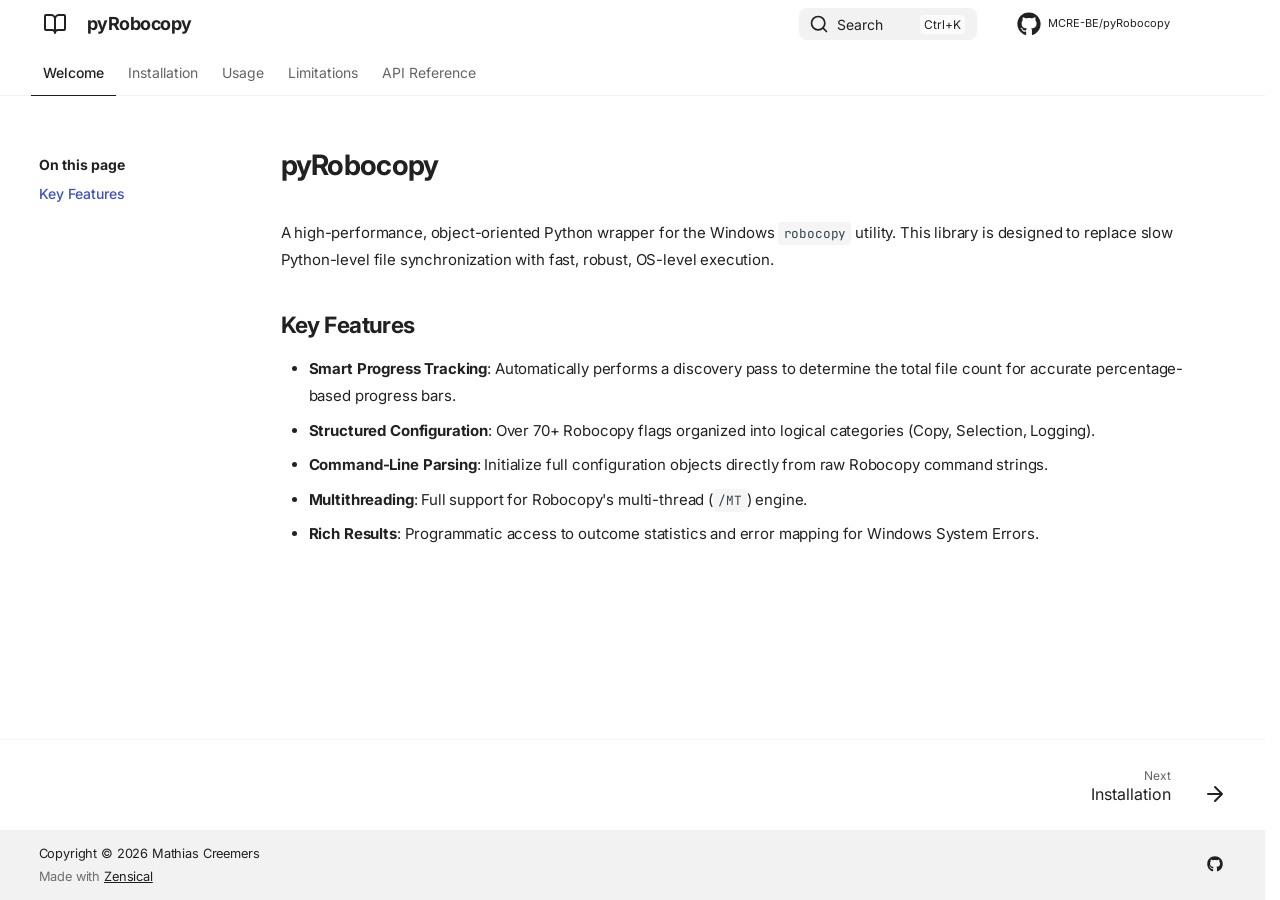
<file: index.html>
<!doctype html>
<html lang="en" class="no-js">
  <head>
    
      <meta charset="utf-8">
      <meta name="viewport" content="width=device-width,initial-scale=1">
      
      
      
      
      
        <link rel="next" href="./installation/">
      
      
        
      
      
      <link rel="icon" href="./assets/images/favicon.png">
      <meta name="generator" content="zensical-0.0.33">
    
    
      
        <title>pyRobocopy - pyRobocopy</title>
      
    
    
      
        
      
      <link rel="stylesheet" href="./assets/stylesheets/modern/main.53a7feaf.min.css">
      
        
          
        
        <link rel="stylesheet" href="./assets/stylesheets/modern/palette.dfe2e883.min.css">
      
      


    
    
      
    
    
      
        
        
        <link rel="preconnect" href="https://fonts.gstatic.com" crossorigin>
        <link rel="stylesheet" href="https://fonts.googleapis.com/css?family=Inter:300,300i,400,400i,500,500i,700,700i%7CJetBrains+Mono:400,400i,700,700i&amp;display=fallback">
        <style>:root{--md-text-font:"Inter";--md-code-font:"JetBrains Mono"}</style>
      
    
    
      <link rel="stylesheet" href="./stylesheets/extra.css">
    
    <script>__md_scope=new URL(".",location),__md_hash=e=>[...e].reduce(((e,t)=>(e<<5)-e+t.charCodeAt(0)),0),__md_get=(e,t=localStorage,a=__md_scope)=>JSON.parse(t.getItem(a.pathname+"."+e)),__md_set=(e,t,a=localStorage,_=__md_scope)=>{try{a.setItem(_.pathname+"."+e,JSON.stringify(t))}catch(e){}},document.documentElement.setAttribute("data-platform",navigator.platform)</script>
    
      

    
    
  </head>
  
  
    
    
      
    
    
    
    
    <body dir="ltr" data-md-color-scheme="default" data-md-color-primary="indigo" data-md-color-accent="indigo">
  
    
    <input class="md-toggle" data-md-toggle="drawer" type="checkbox" id="__drawer" autocomplete="off">
    <input class="md-toggle" data-md-toggle="search" type="checkbox" id="__search" autocomplete="off">
    <label class="md-overlay" for="__drawer" aria-label="Navigation"></label>
    <div data-md-component="skip">
      
        
        <a href="#pyrobocopy" class="md-skip">
          Skip to content
        </a>
      
    </div>
    <div data-md-component="announce">
      
    </div>
    
    
      

  

<header class="md-header md-header--shadow md-header--lifted" data-md-component="header">
  <nav class="md-header__inner md-grid" aria-label="Header">
    <a href="" title="pyRobocopy" class="md-header__button md-logo" aria-label="pyRobocopy" data-md-component="logo">
      
  
  <svg xmlns="http://www.w3.org/2000/svg" fill="none" stroke="currentColor" stroke-linecap="round" stroke-linejoin="round" stroke-width="2" class="lucide lucide-book-open" viewBox="0 0 24 24"><path d="M12 7v14M3 18a1 1 0 0 1-1-1V4a1 1 0 0 1 1-1h5a4 4 0 0 1 4 4 4 4 0 0 1 4-4h5a1 1 0 0 1 1 1v13a1 1 0 0 1-1 1h-6a3 3 0 0 0-3 3 3 3 0 0 0-3-3z"/></svg>

    </a>
    <label class="md-header__button md-icon" for="__drawer" aria-label="Navigation">
      
      <svg xmlns="http://www.w3.org/2000/svg" fill="none" stroke="currentColor" stroke-linecap="round" stroke-linejoin="round" stroke-width="2" class="lucide lucide-menu" viewBox="0 0 24 24"><path d="M4 5h16M4 12h16M4 19h16"/></svg>
    </label>
    <div class="md-header__title" data-md-component="header-title">
      <div class="md-header__ellipsis">
        <div class="md-header__topic">
          <span class="md-ellipsis">
            pyRobocopy
          </span>
        </div>
        <div class="md-header__topic" data-md-component="header-topic">
          <span class="md-ellipsis">
            
              pyRobocopy
            
          </span>
        </div>
      </div>
    </div>
    
      
        <form class="md-header__option" data-md-component="palette">
  
    
    
    
    <input class="md-option" data-md-color-media="none" data-md-color-scheme="default" data-md-color-primary="indigo" data-md-color-accent="indigo"  aria-hidden="true"  type="radio" name="__palette" id="__palette_0">
    
  
</form>
      
    
    
      <script>var palette=__md_get("__palette");if(palette&&palette.color){if("(prefers-color-scheme)"===palette.color.media){var media=matchMedia("(prefers-color-scheme: light)"),input=document.querySelector(media.matches?"[data-md-color-media='(prefers-color-scheme: light)']":"[data-md-color-media='(prefers-color-scheme: dark)']");palette.color.media=input.getAttribute("data-md-color-media"),palette.color.scheme=input.getAttribute("data-md-color-scheme"),palette.color.primary=input.getAttribute("data-md-color-primary"),palette.color.accent=input.getAttribute("data-md-color-accent")}for(var[key,value]of Object.entries(palette.color))document.body.setAttribute("data-md-color-"+key,value)}</script>
    
    
    
      
      
        <label class="md-header__button md-icon" for="__search" aria-label="Search">
          
          <svg xmlns="http://www.w3.org/2000/svg" fill="none" stroke="currentColor" stroke-linecap="round" stroke-linejoin="round" stroke-width="2" class="lucide lucide-search" viewBox="0 0 24 24"><path d="m21 21-4.34-4.34"/><circle cx="11" cy="11" r="8"/></svg>
        </label>
        <div class="md-search" data-md-component="search" role="dialog" aria-label="Search">
  <button type="button" class="md-search__button">
    Search
  </button>
</div>
      
    
    <div class="md-header__source">
      
        <a href="https://github.com/MCRE-BE/pyRobocopy" title="Go to repository" class="md-source" data-md-component="source">
  <div class="md-source__icon md-icon">
    
    <svg xmlns="http://www.w3.org/2000/svg" viewBox="0 0 512 512"><!--! Font Awesome Free 7.2.0 by @fontawesome - https://fontawesome.com License - https://fontawesome.com/license/free (Icons: CC BY 4.0, Fonts: SIL OFL 1.1, Code: MIT License) Copyright 2026 Fonticons, Inc.--><path fill="currentColor" d="M173.9 397.4c0 2-2.3 3.6-5.2 3.6-3.3.3-5.6-1.3-5.6-3.6 0-2 2.3-3.6 5.2-3.6 3-.3 5.6 1.3 5.6 3.6m-31.1-4.5c-.7 2 1.3 4.3 4.3 4.9 2.6 1 5.6 0 6.2-2s-1.3-4.3-4.3-5.2c-2.6-.7-5.5.3-6.2 2.3m44.2-1.7c-2.9.7-4.9 2.6-4.6 4.9.3 2 2.9 3.3 5.9 2.6 2.9-.7 4.9-2.6 4.6-4.6-.3-1.9-3-3.2-5.9-2.9M252.8 8C114.1 8 8 113.3 8 252c0 110.9 69.8 205.8 169.5 239.2 12.8 2.3 17.3-5.6 17.3-12.1 0-6.2-.3-40.4-.3-61.4 0 0-70 15-84.7-29.8 0 0-11.4-29.1-27.8-36.6 0 0-22.9-15.7 1.6-15.4 0 0 24.9 2 38.6 25.8 21.9 38.6 58.6 27.5 72.9 20.9 2.3-16 8.8-27.1 16-33.7-55.9-6.2-112.3-14.3-112.3-110.5 0-27.5 7.6-41.3 23.6-58.9-2.6-6.5-11.1-33.3 2.6-67.9 20.9-6.5 69 27 69 27 20-5.6 41.5-8.5 62.8-8.5s42.8 2.9 62.8 8.5c0 0 48.1-33.6 69-27 13.7 34.7 5.2 61.4 2.6 67.9 16 17.7 25.8 31.5 25.8 58.9 0 96.5-58.9 104.2-114.8 110.5 9.2 7.9 17 22.9 17 46.4 0 33.7-.3 75.4-.3 83.6 0 6.5 4.6 14.4 17.3 12.1C436.2 457.8 504 362.9 504 252 504 113.3 391.5 8 252.8 8M105.2 352.9c-1.3 1-1 3.3.7 5.2 1.6 1.6 3.9 2.3 5.2 1 1.3-1 1-3.3-.7-5.2-1.6-1.6-3.9-2.3-5.2-1m-10.8-8.1c-.7 1.3.3 2.9 2.3 3.9 1.6 1 3.6.7 4.3-.7.7-1.3-.3-2.9-2.3-3.9-2-.6-3.6-.3-4.3.7m32.4 35.6c-1.6 1.3-1 4.3 1.3 6.2 2.3 2.3 5.2 2.6 6.5 1 1.3-1.3.7-4.3-1.3-6.2-2.2-2.3-5.2-2.6-6.5-1m-11.4-14.7c-1.6 1-1.6 3.6 0 5.9s4.3 3.3 5.6 2.3c1.6-1.3 1.6-3.9 0-6.2-1.4-2.3-4-3.3-5.6-2"/></svg>
  </div>
  <div class="md-source__repository">
    MCRE-BE/pyRobocopy
  </div>
</a>
      
    </div>
  </nav>
  
    
      
<nav class="md-tabs" aria-label="Tabs" data-md-component="tabs">
  <div class="md-grid">
    <ul class="md-tabs__list">
      
        
  
  
  
    
  
  
    <li class="md-tabs__item md-tabs__item--active">
      <a href="" class="md-tabs__link">
        
  
  Welcome

      </a>
    </li>
  

      
        
  
  
  
  
    <li class="md-tabs__item">
      <a href="./installation/" class="md-tabs__link">
        
  
  Installation

      </a>
    </li>
  

      
        
  
  
  
  
    <li class="md-tabs__item">
      <a href="./usage/" class="md-tabs__link">
        
  
  Usage

      </a>
    </li>
  

      
        
  
  
  
  
    <li class="md-tabs__item">
      <a href="./limitation/" class="md-tabs__link">
        
  
  Limitations

      </a>
    </li>
  

      
        
  
  
  
  
    <li class="md-tabs__item">
      <a href="./references/" class="md-tabs__link">
        
  
  API Reference

      </a>
    </li>
  

      
    </ul>
  </div>
</nav>
    
  
</header>
    
    <div class="md-container" data-md-component="container">
      
      
        
      
      <main class="md-main" data-md-component="main">
        <div class="md-main__inner md-grid">
          
            
              
                
              
              <div class="md-sidebar md-sidebar--primary" data-md-component="sidebar" data-md-type="navigation" hidden>
                <div class="md-sidebar__scrollwrap">
                  <div class="md-sidebar__inner">
                    


  


<nav class="md-nav md-nav--primary md-nav--lifted" aria-label="Navigation" data-md-level="0">
  <label class="md-nav__title" for="__drawer">
    <a href="" title="pyRobocopy" class="md-nav__button md-logo" aria-label="pyRobocopy" data-md-component="logo">
      
  
  <svg xmlns="http://www.w3.org/2000/svg" fill="none" stroke="currentColor" stroke-linecap="round" stroke-linejoin="round" stroke-width="2" class="lucide lucide-book-open" viewBox="0 0 24 24"><path d="M12 7v14M3 18a1 1 0 0 1-1-1V4a1 1 0 0 1 1-1h5a4 4 0 0 1 4 4 4 4 0 0 1 4-4h5a1 1 0 0 1 1 1v13a1 1 0 0 1-1 1h-6a3 3 0 0 0-3 3 3 3 0 0 0-3-3z"/></svg>

    </a>
    pyRobocopy
  </label>
  
    <div class="md-nav__source">
      <a href="https://github.com/MCRE-BE/pyRobocopy" title="Go to repository" class="md-source" data-md-component="source">
  <div class="md-source__icon md-icon">
    
    <svg xmlns="http://www.w3.org/2000/svg" viewBox="0 0 512 512"><!--! Font Awesome Free 7.2.0 by @fontawesome - https://fontawesome.com License - https://fontawesome.com/license/free (Icons: CC BY 4.0, Fonts: SIL OFL 1.1, Code: MIT License) Copyright 2026 Fonticons, Inc.--><path fill="currentColor" d="M173.9 397.4c0 2-2.3 3.6-5.2 3.6-3.3.3-5.6-1.3-5.6-3.6 0-2 2.3-3.6 5.2-3.6 3-.3 5.6 1.3 5.6 3.6m-31.1-4.5c-.7 2 1.3 4.3 4.3 4.9 2.6 1 5.6 0 6.2-2s-1.3-4.3-4.3-5.2c-2.6-.7-5.5.3-6.2 2.3m44.2-1.7c-2.9.7-4.9 2.6-4.6 4.9.3 2 2.9 3.3 5.9 2.6 2.9-.7 4.9-2.6 4.6-4.6-.3-1.9-3-3.2-5.9-2.9M252.8 8C114.1 8 8 113.3 8 252c0 110.9 69.8 205.8 169.5 239.2 12.8 2.3 17.3-5.6 17.3-12.1 0-6.2-.3-40.4-.3-61.4 0 0-70 15-84.7-29.8 0 0-11.4-29.1-27.8-36.6 0 0-22.9-15.7 1.6-15.4 0 0 24.9 2 38.6 25.8 21.9 38.6 58.6 27.5 72.9 20.9 2.3-16 8.8-27.1 16-33.7-55.9-6.2-112.3-14.3-112.3-110.5 0-27.5 7.6-41.3 23.6-58.9-2.6-6.5-11.1-33.3 2.6-67.9 20.9-6.5 69 27 69 27 20-5.6 41.5-8.5 62.8-8.5s42.8 2.9 62.8 8.5c0 0 48.1-33.6 69-27 13.7 34.7 5.2 61.4 2.6 67.9 16 17.7 25.8 31.5 25.8 58.9 0 96.5-58.9 104.2-114.8 110.5 9.2 7.9 17 22.9 17 46.4 0 33.7-.3 75.4-.3 83.6 0 6.5 4.6 14.4 17.3 12.1C436.2 457.8 504 362.9 504 252 504 113.3 391.5 8 252.8 8M105.2 352.9c-1.3 1-1 3.3.7 5.2 1.6 1.6 3.9 2.3 5.2 1 1.3-1 1-3.3-.7-5.2-1.6-1.6-3.9-2.3-5.2-1m-10.8-8.1c-.7 1.3.3 2.9 2.3 3.9 1.6 1 3.6.7 4.3-.7.7-1.3-.3-2.9-2.3-3.9-2-.6-3.6-.3-4.3.7m32.4 35.6c-1.6 1.3-1 4.3 1.3 6.2 2.3 2.3 5.2 2.6 6.5 1 1.3-1.3.7-4.3-1.3-6.2-2.2-2.3-5.2-2.6-6.5-1m-11.4-14.7c-1.6 1-1.6 3.6 0 5.9s4.3 3.3 5.6 2.3c1.6-1.3 1.6-3.9 0-6.2-1.4-2.3-4-3.3-5.6-2"/></svg>
  </div>
  <div class="md-source__repository">
    MCRE-BE/pyRobocopy
  </div>
</a>
    </div>
  
  <ul class="md-nav__list" data-md-scrollfix>
    
      
      
  
  
    
  
  
  
    <li class="md-nav__item md-nav__item--active">
      
      
      
      
        
      
      
        <label class="md-nav__link md-nav__link--active" for="__toc">
          
  
  
  <span class="md-ellipsis">
    
  
    Welcome
  

    
  </span>
  
  

          <span class="md-nav__icon md-icon"></span>
        </label>
      
      <a href="" class="md-nav__link md-nav__link--active">
        
  
  
  <span class="md-ellipsis">
    
  
    Welcome
  

    
  </span>
  
  

      </a>
      
        


<nav class="md-nav md-nav--secondary" aria-label="On this page">
  
  
  
    
  
  
    <label class="md-nav__title" for="__toc">
      <span class="md-nav__icon md-icon"></span>
      On this page
    </label>
    <ul class="md-nav__list" data-md-component="toc" data-md-scrollfix>
      
        <li class="md-nav__item">
  <a href="#key-features" class="md-nav__link">
    <span class="md-ellipsis">
      
        Key Features
      
    </span>
  </a>
  
</li>
      
    </ul>
  
</nav>
      
    </li>
  

    
      
      
  
  
  
  
    <li class="md-nav__item">
      <a href="./installation/" class="md-nav__link">
        
  
  
  <span class="md-ellipsis">
    
  
    Installation
  

    
  </span>
  
  

      </a>
    </li>
  

    
      
      
  
  
  
  
    <li class="md-nav__item">
      <a href="./usage/" class="md-nav__link">
        
  
  
  <span class="md-ellipsis">
    
  
    Usage
  

    
  </span>
  
  

      </a>
    </li>
  

    
      
      
  
  
  
  
    <li class="md-nav__item">
      <a href="./limitation/" class="md-nav__link">
        
  
  
  <span class="md-ellipsis">
    
  
    Limitations
  

    
  </span>
  
  

      </a>
    </li>
  

    
      
      
  
  
  
  
    <li class="md-nav__item">
      <a href="./references/" class="md-nav__link">
        
  
  
  <span class="md-ellipsis">
    
  
    API Reference
  

    
  </span>
  
  

      </a>
    </li>
  

    
  </ul>
</nav>
                  </div>
                </div>
              </div>
            
            
              
                
              
              <div class="md-sidebar md-sidebar--secondary" data-md-component="sidebar" data-md-type="toc" >
                <div class="md-sidebar__scrollwrap">
                  
                    
                    
                    
                      
                    
                    
                      <input class="md-nav__toggle md-toggle" type="checkbox" id="__toc">
                      <div class="md-sidebar-button__wrapper">
                        <label class="md-sidebar-button" for="__toc"></label>
                      </div>
                    
                  
                  <div class="md-sidebar__inner">
                    


<nav class="md-nav md-nav--secondary" aria-label="On this page">
  
  
  
    
  
  
    <label class="md-nav__title" for="__toc">
      <span class="md-nav__icon md-icon"></span>
      On this page
    </label>
    <ul class="md-nav__list" data-md-component="toc" data-md-scrollfix>
      
        <li class="md-nav__item">
  <a href="#key-features" class="md-nav__link">
    <span class="md-ellipsis">
      
        Key Features
      
    </span>
  </a>
  
</li>
      
    </ul>
  
</nav>
                  </div>
                </div>
              </div>
            
          
          
            <div class="md-content" data-md-component="content">
              
              <article class="md-content__inner md-typeset">
                
                  
  
  


<h1 id="pyrobocopy">pyRobocopy</h1>
<p>A high-performance, object-oriented Python wrapper for the Windows <code>robocopy</code> utility. This library is designed to replace slow Python-level file synchronization with fast, robust, OS-level execution.</p>
<h2 id="key-features">Key Features</h2>
<ul>
<li><strong>Smart Progress Tracking</strong>: Automatically performs a discovery pass to determine the total file count for accurate percentage-based progress bars.</li>
<li><strong>Structured Configuration</strong>: Over 70+ Robocopy flags organized into logical categories (Copy, Selection, Logging).</li>
<li><strong>Command-Line Parsing</strong>: Initialize full configuration objects directly from raw Robocopy command strings.</li>
<li><strong>Multithreading</strong>: Full support for Robocopy's multi-thread (<code>/MT</code>) engine.</li>
<li><strong>Rich Results</strong>: Programmatic access to outcome statistics and error mapping for Windows System Errors.</li>
</ul>

  









  
  




  



                
              </article>
            </div>
          
          
<script>var target=document.getElementById(location.hash.slice(1));target&&target.name&&(target.checked=target.name.startsWith("__tabbed_"))</script>
        </div>
        
      </main>
      
        <footer class="md-footer">
  
    
      
        
      
      <nav class="md-footer__inner md-grid" aria-label="Footer" >
        
        
          
          <a href="./installation/" class="md-footer__link md-footer__link--next" aria-label="Next: Installation">
            <div class="md-footer__title">
              <span class="md-footer__direction">
                Next
              </span>
              <div class="md-ellipsis">
                Installation
              </div>
            </div>
            <div class="md-footer__button md-icon">
              
              <svg xmlns="http://www.w3.org/2000/svg" fill="none" stroke="currentColor" stroke-linecap="round" stroke-linejoin="round" stroke-width="2" class="lucide lucide-arrow-right" viewBox="0 0 24 24"><path d="M5 12h14M12 5l7 7-7 7"/></svg>
            </div>
          </a>
        
      </nav>
    
  
  <div class="md-footer-meta md-typeset">
    <div class="md-footer-meta__inner md-grid">
      <div class="md-copyright">
  
    <div class="md-copyright__highlight">
      Copyright &copy; 2026 Mathias Creemers
    </div>
  
  
    Made with
    <a href="https://zensical.org/" target="_blank" rel="noopener">
      Zensical
    </a>
  
</div>
      
        
<div class="md-social">
  
    
    
    
    
      
      
    
    <a href="https://github.com/MCRE-BE/pyRobocopy" target="_blank" rel="noopener" title="github.com" class="md-social__link">
      <svg xmlns="http://www.w3.org/2000/svg" viewBox="0 0 512 512"><!--! Font Awesome Free 7.2.0 by @fontawesome - https://fontawesome.com License - https://fontawesome.com/license/free (Icons: CC BY 4.0, Fonts: SIL OFL 1.1, Code: MIT License) Copyright 2026 Fonticons, Inc.--><path fill="currentColor" d="M173.9 397.4c0 2-2.3 3.6-5.2 3.6-3.3.3-5.6-1.3-5.6-3.6 0-2 2.3-3.6 5.2-3.6 3-.3 5.6 1.3 5.6 3.6m-31.1-4.5c-.7 2 1.3 4.3 4.3 4.9 2.6 1 5.6 0 6.2-2s-1.3-4.3-4.3-5.2c-2.6-.7-5.5.3-6.2 2.3m44.2-1.7c-2.9.7-4.9 2.6-4.6 4.9.3 2 2.9 3.3 5.9 2.6 2.9-.7 4.9-2.6 4.6-4.6-.3-1.9-3-3.2-5.9-2.9M252.8 8C114.1 8 8 113.3 8 252c0 110.9 69.8 205.8 169.5 239.2 12.8 2.3 17.3-5.6 17.3-12.1 0-6.2-.3-40.4-.3-61.4 0 0-70 15-84.7-29.8 0 0-11.4-29.1-27.8-36.6 0 0-22.9-15.7 1.6-15.4 0 0 24.9 2 38.6 25.8 21.9 38.6 58.6 27.5 72.9 20.9 2.3-16 8.8-27.1 16-33.7-55.9-6.2-112.3-14.3-112.3-110.5 0-27.5 7.6-41.3 23.6-58.9-2.6-6.5-11.1-33.3 2.6-67.9 20.9-6.5 69 27 69 27 20-5.6 41.5-8.5 62.8-8.5s42.8 2.9 62.8 8.5c0 0 48.1-33.6 69-27 13.7 34.7 5.2 61.4 2.6 67.9 16 17.7 25.8 31.5 25.8 58.9 0 96.5-58.9 104.2-114.8 110.5 9.2 7.9 17 22.9 17 46.4 0 33.7-.3 75.4-.3 83.6 0 6.5 4.6 14.4 17.3 12.1C436.2 457.8 504 362.9 504 252 504 113.3 391.5 8 252.8 8M105.2 352.9c-1.3 1-1 3.3.7 5.2 1.6 1.6 3.9 2.3 5.2 1 1.3-1 1-3.3-.7-5.2-1.6-1.6-3.9-2.3-5.2-1m-10.8-8.1c-.7 1.3.3 2.9 2.3 3.9 1.6 1 3.6.7 4.3-.7.7-1.3-.3-2.9-2.3-3.9-2-.6-3.6-.3-4.3.7m32.4 35.6c-1.6 1.3-1 4.3 1.3 6.2 2.3 2.3 5.2 2.6 6.5 1 1.3-1.3.7-4.3-1.3-6.2-2.2-2.3-5.2-2.6-6.5-1m-11.4-14.7c-1.6 1-1.6 3.6 0 5.9s4.3 3.3 5.6 2.3c1.6-1.3 1.6-3.9 0-6.2-1.4-2.3-4-3.3-5.6-2"/></svg>
    </a>
  
</div>
      
    </div>
  </div>
</footer>
      
    </div>
    <div class="md-dialog" data-md-component="dialog">
      <div class="md-dialog__inner md-typeset"></div>
    </div>
    
    
    
      
      
      <script id="__config" type="application/json">{"annotate":null,"base":".","features":["navigation.tabs","navigation.tabs.sticky","navigation.footer"],"search":"./assets/javascripts/workers/search.e2d2d235.min.js","tags":null,"translations":{"clipboard.copied":"Copied to clipboard","clipboard.copy":"Copy to clipboard","search.result.more.one":"1 more on this page","search.result.more.other":"# more on this page","search.result.none":"No matching documents","search.result.one":"1 matching document","search.result.other":"# matching documents","search.result.placeholder":"Type to start searching","search.result.term.missing":"Missing","select.version":"Select version"},"version":null}</script>
    
    
      <script src="./assets/javascripts/bundle.63456bd9.min.js"></script>
      
    
  </body>
</html>
</file>
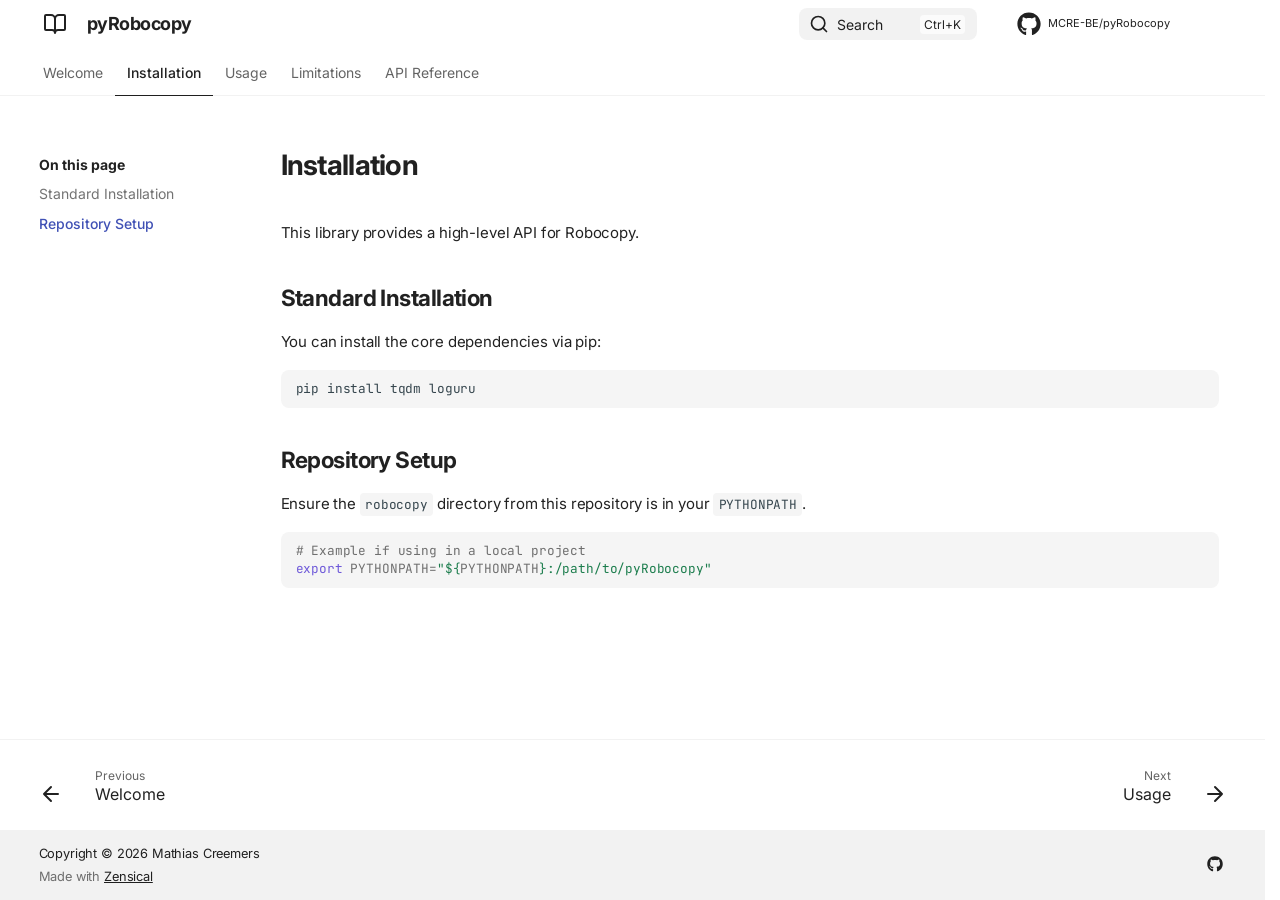
<file: installation/index.html>
<!doctype html>
<html lang="en" class="no-js">
  <head>
    
      <meta charset="utf-8">
      <meta name="viewport" content="width=device-width,initial-scale=1">
      
      
      
      
        <link rel="prev" href="./..">
      
      
        <link rel="next" href="../usage/">
      
      
        
      
      
      <link rel="icon" href="../assets/images/favicon.png">
      <meta name="generator" content="zensical-0.0.33">
    
    
      
        <title>Installation - pyRobocopy</title>
      
    
    
      
        
      
      <link rel="stylesheet" href="../assets/stylesheets/modern/main.53a7feaf.min.css">
      
        
          
        
        <link rel="stylesheet" href="../assets/stylesheets/modern/palette.dfe2e883.min.css">
      
      


    
    
      
    
    
      
        
        
        <link rel="preconnect" href="https://fonts.gstatic.com" crossorigin>
        <link rel="stylesheet" href="https://fonts.googleapis.com/css?family=Inter:300,300i,400,400i,500,500i,700,700i%7CJetBrains+Mono:400,400i,700,700i&amp;display=fallback">
        <style>:root{--md-text-font:"Inter";--md-code-font:"JetBrains Mono"}</style>
      
    
    
      <link rel="stylesheet" href="../stylesheets/extra.css">
    
    <script>__md_scope=new URL("..",location),__md_hash=e=>[...e].reduce(((e,t)=>(e<<5)-e+t.charCodeAt(0)),0),__md_get=(e,t=localStorage,a=__md_scope)=>JSON.parse(t.getItem(a.pathname+"."+e)),__md_set=(e,t,a=localStorage,_=__md_scope)=>{try{a.setItem(_.pathname+"."+e,JSON.stringify(t))}catch(e){}},document.documentElement.setAttribute("data-platform",navigator.platform)</script>
    
      

    
    
  </head>
  
  
    
    
      
    
    
    
    
    <body dir="ltr" data-md-color-scheme="default" data-md-color-primary="indigo" data-md-color-accent="indigo">
  
    
    <input class="md-toggle" data-md-toggle="drawer" type="checkbox" id="__drawer" autocomplete="off">
    <input class="md-toggle" data-md-toggle="search" type="checkbox" id="__search" autocomplete="off">
    <label class="md-overlay" for="__drawer" aria-label="Navigation"></label>
    <div data-md-component="skip">
      
        
        <a href="#installation" class="md-skip">
          Skip to content
        </a>
      
    </div>
    <div data-md-component="announce">
      
    </div>
    
    
      

  

<header class="md-header md-header--shadow md-header--lifted" data-md-component="header">
  <nav class="md-header__inner md-grid" aria-label="Header">
    <a href="./.." title="pyRobocopy" class="md-header__button md-logo" aria-label="pyRobocopy" data-md-component="logo">
      
  
  <svg xmlns="http://www.w3.org/2000/svg" fill="none" stroke="currentColor" stroke-linecap="round" stroke-linejoin="round" stroke-width="2" class="lucide lucide-book-open" viewBox="0 0 24 24"><path d="M12 7v14M3 18a1 1 0 0 1-1-1V4a1 1 0 0 1 1-1h5a4 4 0 0 1 4 4 4 4 0 0 1 4-4h5a1 1 0 0 1 1 1v13a1 1 0 0 1-1 1h-6a3 3 0 0 0-3 3 3 3 0 0 0-3-3z"/></svg>

    </a>
    <label class="md-header__button md-icon" for="__drawer" aria-label="Navigation">
      
      <svg xmlns="http://www.w3.org/2000/svg" fill="none" stroke="currentColor" stroke-linecap="round" stroke-linejoin="round" stroke-width="2" class="lucide lucide-menu" viewBox="0 0 24 24"><path d="M4 5h16M4 12h16M4 19h16"/></svg>
    </label>
    <div class="md-header__title" data-md-component="header-title">
      <div class="md-header__ellipsis">
        <div class="md-header__topic">
          <span class="md-ellipsis">
            pyRobocopy
          </span>
        </div>
        <div class="md-header__topic" data-md-component="header-topic">
          <span class="md-ellipsis">
            
              Installation
            
          </span>
        </div>
      </div>
    </div>
    
      
        <form class="md-header__option" data-md-component="palette">
  
    
    
    
    <input class="md-option" data-md-color-media="none" data-md-color-scheme="default" data-md-color-primary="indigo" data-md-color-accent="indigo"  aria-hidden="true"  type="radio" name="__palette" id="__palette_0">
    
  
</form>
      
    
    
      <script>var palette=__md_get("__palette");if(palette&&palette.color){if("(prefers-color-scheme)"===palette.color.media){var media=matchMedia("(prefers-color-scheme: light)"),input=document.querySelector(media.matches?"[data-md-color-media='(prefers-color-scheme: light)']":"[data-md-color-media='(prefers-color-scheme: dark)']");palette.color.media=input.getAttribute("data-md-color-media"),palette.color.scheme=input.getAttribute("data-md-color-scheme"),palette.color.primary=input.getAttribute("data-md-color-primary"),palette.color.accent=input.getAttribute("data-md-color-accent")}for(var[key,value]of Object.entries(palette.color))document.body.setAttribute("data-md-color-"+key,value)}</script>
    
    
    
      
      
        <label class="md-header__button md-icon" for="__search" aria-label="Search">
          
          <svg xmlns="http://www.w3.org/2000/svg" fill="none" stroke="currentColor" stroke-linecap="round" stroke-linejoin="round" stroke-width="2" class="lucide lucide-search" viewBox="0 0 24 24"><path d="m21 21-4.34-4.34"/><circle cx="11" cy="11" r="8"/></svg>
        </label>
        <div class="md-search" data-md-component="search" role="dialog" aria-label="Search">
  <button type="button" class="md-search__button">
    Search
  </button>
</div>
      
    
    <div class="md-header__source">
      
        <a href="https://github.com/MCRE-BE/pyRobocopy" title="Go to repository" class="md-source" data-md-component="source">
  <div class="md-source__icon md-icon">
    
    <svg xmlns="http://www.w3.org/2000/svg" viewBox="0 0 512 512"><!--! Font Awesome Free 7.2.0 by @fontawesome - https://fontawesome.com License - https://fontawesome.com/license/free (Icons: CC BY 4.0, Fonts: SIL OFL 1.1, Code: MIT License) Copyright 2026 Fonticons, Inc.--><path fill="currentColor" d="M173.9 397.4c0 2-2.3 3.6-5.2 3.6-3.3.3-5.6-1.3-5.6-3.6 0-2 2.3-3.6 5.2-3.6 3-.3 5.6 1.3 5.6 3.6m-31.1-4.5c-.7 2 1.3 4.3 4.3 4.9 2.6 1 5.6 0 6.2-2s-1.3-4.3-4.3-5.2c-2.6-.7-5.5.3-6.2 2.3m44.2-1.7c-2.9.7-4.9 2.6-4.6 4.9.3 2 2.9 3.3 5.9 2.6 2.9-.7 4.9-2.6 4.6-4.6-.3-1.9-3-3.2-5.9-2.9M252.8 8C114.1 8 8 113.3 8 252c0 110.9 69.8 205.8 169.5 239.2 12.8 2.3 17.3-5.6 17.3-12.1 0-6.2-.3-40.4-.3-61.4 0 0-70 15-84.7-29.8 0 0-11.4-29.1-27.8-36.6 0 0-22.9-15.7 1.6-15.4 0 0 24.9 2 38.6 25.8 21.9 38.6 58.6 27.5 72.9 20.9 2.3-16 8.8-27.1 16-33.7-55.9-6.2-112.3-14.3-112.3-110.5 0-27.5 7.6-41.3 23.6-58.9-2.6-6.5-11.1-33.3 2.6-67.9 20.9-6.5 69 27 69 27 20-5.6 41.5-8.5 62.8-8.5s42.8 2.9 62.8 8.5c0 0 48.1-33.6 69-27 13.7 34.7 5.2 61.4 2.6 67.9 16 17.7 25.8 31.5 25.8 58.9 0 96.5-58.9 104.2-114.8 110.5 9.2 7.9 17 22.9 17 46.4 0 33.7-.3 75.4-.3 83.6 0 6.5 4.6 14.4 17.3 12.1C436.2 457.8 504 362.9 504 252 504 113.3 391.5 8 252.8 8M105.2 352.9c-1.3 1-1 3.3.7 5.2 1.6 1.6 3.9 2.3 5.2 1 1.3-1 1-3.3-.7-5.2-1.6-1.6-3.9-2.3-5.2-1m-10.8-8.1c-.7 1.3.3 2.9 2.3 3.9 1.6 1 3.6.7 4.3-.7.7-1.3-.3-2.9-2.3-3.9-2-.6-3.6-.3-4.3.7m32.4 35.6c-1.6 1.3-1 4.3 1.3 6.2 2.3 2.3 5.2 2.6 6.5 1 1.3-1.3.7-4.3-1.3-6.2-2.2-2.3-5.2-2.6-6.5-1m-11.4-14.7c-1.6 1-1.6 3.6 0 5.9s4.3 3.3 5.6 2.3c1.6-1.3 1.6-3.9 0-6.2-1.4-2.3-4-3.3-5.6-2"/></svg>
  </div>
  <div class="md-source__repository">
    MCRE-BE/pyRobocopy
  </div>
</a>
      
    </div>
  </nav>
  
    
      
<nav class="md-tabs" aria-label="Tabs" data-md-component="tabs">
  <div class="md-grid">
    <ul class="md-tabs__list">
      
        
  
  
  
  
    <li class="md-tabs__item">
      <a href="./.." class="md-tabs__link">
        
  
  Welcome

      </a>
    </li>
  

      
        
  
  
  
    
  
  
    <li class="md-tabs__item md-tabs__item--active">
      <a href="././" class="md-tabs__link">
        
  
  Installation

      </a>
    </li>
  

      
        
  
  
  
  
    <li class="md-tabs__item">
      <a href="../usage/" class="md-tabs__link">
        
  
  Usage

      </a>
    </li>
  

      
        
  
  
  
  
    <li class="md-tabs__item">
      <a href="../limitation/" class="md-tabs__link">
        
  
  Limitations

      </a>
    </li>
  

      
        
  
  
  
  
    <li class="md-tabs__item">
      <a href="../references/" class="md-tabs__link">
        
  
  API Reference

      </a>
    </li>
  

      
    </ul>
  </div>
</nav>
    
  
</header>
    
    <div class="md-container" data-md-component="container">
      
      
        
      
      <main class="md-main" data-md-component="main">
        <div class="md-main__inner md-grid">
          
            
              
                
              
              <div class="md-sidebar md-sidebar--primary" data-md-component="sidebar" data-md-type="navigation" hidden>
                <div class="md-sidebar__scrollwrap">
                  <div class="md-sidebar__inner">
                    


  


<nav class="md-nav md-nav--primary md-nav--lifted" aria-label="Navigation" data-md-level="0">
  <label class="md-nav__title" for="__drawer">
    <a href="./.." title="pyRobocopy" class="md-nav__button md-logo" aria-label="pyRobocopy" data-md-component="logo">
      
  
  <svg xmlns="http://www.w3.org/2000/svg" fill="none" stroke="currentColor" stroke-linecap="round" stroke-linejoin="round" stroke-width="2" class="lucide lucide-book-open" viewBox="0 0 24 24"><path d="M12 7v14M3 18a1 1 0 0 1-1-1V4a1 1 0 0 1 1-1h5a4 4 0 0 1 4 4 4 4 0 0 1 4-4h5a1 1 0 0 1 1 1v13a1 1 0 0 1-1 1h-6a3 3 0 0 0-3 3 3 3 0 0 0-3-3z"/></svg>

    </a>
    pyRobocopy
  </label>
  
    <div class="md-nav__source">
      <a href="https://github.com/MCRE-BE/pyRobocopy" title="Go to repository" class="md-source" data-md-component="source">
  <div class="md-source__icon md-icon">
    
    <svg xmlns="http://www.w3.org/2000/svg" viewBox="0 0 512 512"><!--! Font Awesome Free 7.2.0 by @fontawesome - https://fontawesome.com License - https://fontawesome.com/license/free (Icons: CC BY 4.0, Fonts: SIL OFL 1.1, Code: MIT License) Copyright 2026 Fonticons, Inc.--><path fill="currentColor" d="M173.9 397.4c0 2-2.3 3.6-5.2 3.6-3.3.3-5.6-1.3-5.6-3.6 0-2 2.3-3.6 5.2-3.6 3-.3 5.6 1.3 5.6 3.6m-31.1-4.5c-.7 2 1.3 4.3 4.3 4.9 2.6 1 5.6 0 6.2-2s-1.3-4.3-4.3-5.2c-2.6-.7-5.5.3-6.2 2.3m44.2-1.7c-2.9.7-4.9 2.6-4.6 4.9.3 2 2.9 3.3 5.9 2.6 2.9-.7 4.9-2.6 4.6-4.6-.3-1.9-3-3.2-5.9-2.9M252.8 8C114.1 8 8 113.3 8 252c0 110.9 69.8 205.8 169.5 239.2 12.8 2.3 17.3-5.6 17.3-12.1 0-6.2-.3-40.4-.3-61.4 0 0-70 15-84.7-29.8 0 0-11.4-29.1-27.8-36.6 0 0-22.9-15.7 1.6-15.4 0 0 24.9 2 38.6 25.8 21.9 38.6 58.6 27.5 72.9 20.9 2.3-16 8.8-27.1 16-33.7-55.9-6.2-112.3-14.3-112.3-110.5 0-27.5 7.6-41.3 23.6-58.9-2.6-6.5-11.1-33.3 2.6-67.9 20.9-6.5 69 27 69 27 20-5.6 41.5-8.5 62.8-8.5s42.8 2.9 62.8 8.5c0 0 48.1-33.6 69-27 13.7 34.7 5.2 61.4 2.6 67.9 16 17.7 25.8 31.5 25.8 58.9 0 96.5-58.9 104.2-114.8 110.5 9.2 7.9 17 22.9 17 46.4 0 33.7-.3 75.4-.3 83.6 0 6.5 4.6 14.4 17.3 12.1C436.2 457.8 504 362.9 504 252 504 113.3 391.5 8 252.8 8M105.2 352.9c-1.3 1-1 3.3.7 5.2 1.6 1.6 3.9 2.3 5.2 1 1.3-1 1-3.3-.7-5.2-1.6-1.6-3.9-2.3-5.2-1m-10.8-8.1c-.7 1.3.3 2.9 2.3 3.9 1.6 1 3.6.7 4.3-.7.7-1.3-.3-2.9-2.3-3.9-2-.6-3.6-.3-4.3.7m32.4 35.6c-1.6 1.3-1 4.3 1.3 6.2 2.3 2.3 5.2 2.6 6.5 1 1.3-1.3.7-4.3-1.3-6.2-2.2-2.3-5.2-2.6-6.5-1m-11.4-14.7c-1.6 1-1.6 3.6 0 5.9s4.3 3.3 5.6 2.3c1.6-1.3 1.6-3.9 0-6.2-1.4-2.3-4-3.3-5.6-2"/></svg>
  </div>
  <div class="md-source__repository">
    MCRE-BE/pyRobocopy
  </div>
</a>
    </div>
  
  <ul class="md-nav__list" data-md-scrollfix>
    
      
      
  
  
  
  
    <li class="md-nav__item">
      <a href="./.." class="md-nav__link">
        
  
  
  <span class="md-ellipsis">
    
  
    Welcome
  

    
  </span>
  
  

      </a>
    </li>
  

    
      
      
  
  
    
  
  
  
    <li class="md-nav__item md-nav__item--active">
      
      
      
      
        
      
      
        <label class="md-nav__link md-nav__link--active" for="__toc">
          
  
  
  <span class="md-ellipsis">
    
  
    Installation
  

    
  </span>
  
  

          <span class="md-nav__icon md-icon"></span>
        </label>
      
      <a href="././" class="md-nav__link md-nav__link--active">
        
  
  
  <span class="md-ellipsis">
    
  
    Installation
  

    
  </span>
  
  

      </a>
      
        


<nav class="md-nav md-nav--secondary" aria-label="On this page">
  
  
  
    
  
  
    <label class="md-nav__title" for="__toc">
      <span class="md-nav__icon md-icon"></span>
      On this page
    </label>
    <ul class="md-nav__list" data-md-component="toc" data-md-scrollfix>
      
        <li class="md-nav__item">
  <a href="#standard-installation" class="md-nav__link">
    <span class="md-ellipsis">
      
        Standard Installation
      
    </span>
  </a>
  
</li>
      
        <li class="md-nav__item">
  <a href="#repository-setup" class="md-nav__link">
    <span class="md-ellipsis">
      
        Repository Setup
      
    </span>
  </a>
  
</li>
      
    </ul>
  
</nav>
      
    </li>
  

    
      
      
  
  
  
  
    <li class="md-nav__item">
      <a href="../usage/" class="md-nav__link">
        
  
  
  <span class="md-ellipsis">
    
  
    Usage
  

    
  </span>
  
  

      </a>
    </li>
  

    
      
      
  
  
  
  
    <li class="md-nav__item">
      <a href="../limitation/" class="md-nav__link">
        
  
  
  <span class="md-ellipsis">
    
  
    Limitations
  

    
  </span>
  
  

      </a>
    </li>
  

    
      
      
  
  
  
  
    <li class="md-nav__item">
      <a href="../references/" class="md-nav__link">
        
  
  
  <span class="md-ellipsis">
    
  
    API Reference
  

    
  </span>
  
  

      </a>
    </li>
  

    
  </ul>
</nav>
                  </div>
                </div>
              </div>
            
            
              
                
              
              <div class="md-sidebar md-sidebar--secondary" data-md-component="sidebar" data-md-type="toc" >
                <div class="md-sidebar__scrollwrap">
                  
                    
                    
                    
                      
                    
                    
                      <input class="md-nav__toggle md-toggle" type="checkbox" id="__toc">
                      <div class="md-sidebar-button__wrapper">
                        <label class="md-sidebar-button" for="__toc"></label>
                      </div>
                    
                  
                  <div class="md-sidebar__inner">
                    


<nav class="md-nav md-nav--secondary" aria-label="On this page">
  
  
  
    
  
  
    <label class="md-nav__title" for="__toc">
      <span class="md-nav__icon md-icon"></span>
      On this page
    </label>
    <ul class="md-nav__list" data-md-component="toc" data-md-scrollfix>
      
        <li class="md-nav__item">
  <a href="#standard-installation" class="md-nav__link">
    <span class="md-ellipsis">
      
        Standard Installation
      
    </span>
  </a>
  
</li>
      
        <li class="md-nav__item">
  <a href="#repository-setup" class="md-nav__link">
    <span class="md-ellipsis">
      
        Repository Setup
      
    </span>
  </a>
  
</li>
      
    </ul>
  
</nav>
                  </div>
                </div>
              </div>
            
          
          
            <div class="md-content" data-md-component="content">
              
              <article class="md-content__inner md-typeset">
                
                  
  
  


<h1 id="installation">Installation</h1>
<p>This library provides a high-level API for Robocopy. </p>
<h2 id="standard-installation">Standard Installation</h2>
<p>You can install the core dependencies via pip:</p>
<div class="language-bash highlight"><pre><span></span><code><span id="__span-0-1"><a id="__codelineno-0-1" name="__codelineno-0-1" href="#__codelineno-0-1"></a>pip<span class="w"> </span>install<span class="w"> </span>tqdm<span class="w"> </span>loguru
</span></code></pre></div>
<h2 id="repository-setup">Repository Setup</h2>
<p>Ensure the <code>robocopy</code> directory from this repository is in your <code>PYTHONPATH</code>.</p>
<div class="language-bash highlight"><pre><span></span><code><span id="__span-1-1"><a id="__codelineno-1-1" name="__codelineno-1-1" href="#__codelineno-1-1"></a><span class="c1"># Example if using in a local project</span>
</span><span id="__span-1-2"><a id="__codelineno-1-2" name="__codelineno-1-2" href="#__codelineno-1-2"></a><span class="nb">export</span><span class="w"> </span><span class="nv">PYTHONPATH</span><span class="o">=</span><span class="s2">&quot;</span><span class="si">${</span><span class="nv">PYTHONPATH</span><span class="si">}</span><span class="s2">:/path/to/pyRobocopy&quot;</span>
</span></code></pre></div>

  









  
  




  



                
              </article>
            </div>
          
          
<script>var target=document.getElementById(location.hash.slice(1));target&&target.name&&(target.checked=target.name.startsWith("__tabbed_"))</script>
        </div>
        
      </main>
      
        <footer class="md-footer">
  
    
      
        
      
      <nav class="md-footer__inner md-grid" aria-label="Footer" >
        
          
          <a href="./.." class="md-footer__link md-footer__link--prev" aria-label="Previous: Welcome">
            <div class="md-footer__button md-icon">
              
              <svg xmlns="http://www.w3.org/2000/svg" fill="none" stroke="currentColor" stroke-linecap="round" stroke-linejoin="round" stroke-width="2" class="lucide lucide-arrow-left" viewBox="0 0 24 24"><path d="m12 19-7-7 7-7M19 12H5"/></svg>
            </div>
            <div class="md-footer__title">
              <span class="md-footer__direction">
                Previous
              </span>
              <div class="md-ellipsis">
                Welcome
              </div>
            </div>
          </a>
        
        
          
          <a href="../usage/" class="md-footer__link md-footer__link--next" aria-label="Next: Usage">
            <div class="md-footer__title">
              <span class="md-footer__direction">
                Next
              </span>
              <div class="md-ellipsis">
                Usage
              </div>
            </div>
            <div class="md-footer__button md-icon">
              
              <svg xmlns="http://www.w3.org/2000/svg" fill="none" stroke="currentColor" stroke-linecap="round" stroke-linejoin="round" stroke-width="2" class="lucide lucide-arrow-right" viewBox="0 0 24 24"><path d="M5 12h14M12 5l7 7-7 7"/></svg>
            </div>
          </a>
        
      </nav>
    
  
  <div class="md-footer-meta md-typeset">
    <div class="md-footer-meta__inner md-grid">
      <div class="md-copyright">
  
    <div class="md-copyright__highlight">
      Copyright &copy; 2026 Mathias Creemers
    </div>
  
  
    Made with
    <a href="https://zensical.org/" target="_blank" rel="noopener">
      Zensical
    </a>
  
</div>
      
        
<div class="md-social">
  
    
    
    
    
      
      
    
    <a href="https://github.com/MCRE-BE/pyRobocopy" target="_blank" rel="noopener" title="github.com" class="md-social__link">
      <svg xmlns="http://www.w3.org/2000/svg" viewBox="0 0 512 512"><!--! Font Awesome Free 7.2.0 by @fontawesome - https://fontawesome.com License - https://fontawesome.com/license/free (Icons: CC BY 4.0, Fonts: SIL OFL 1.1, Code: MIT License) Copyright 2026 Fonticons, Inc.--><path fill="currentColor" d="M173.9 397.4c0 2-2.3 3.6-5.2 3.6-3.3.3-5.6-1.3-5.6-3.6 0-2 2.3-3.6 5.2-3.6 3-.3 5.6 1.3 5.6 3.6m-31.1-4.5c-.7 2 1.3 4.3 4.3 4.9 2.6 1 5.6 0 6.2-2s-1.3-4.3-4.3-5.2c-2.6-.7-5.5.3-6.2 2.3m44.2-1.7c-2.9.7-4.9 2.6-4.6 4.9.3 2 2.9 3.3 5.9 2.6 2.9-.7 4.9-2.6 4.6-4.6-.3-1.9-3-3.2-5.9-2.9M252.8 8C114.1 8 8 113.3 8 252c0 110.9 69.8 205.8 169.5 239.2 12.8 2.3 17.3-5.6 17.3-12.1 0-6.2-.3-40.4-.3-61.4 0 0-70 15-84.7-29.8 0 0-11.4-29.1-27.8-36.6 0 0-22.9-15.7 1.6-15.4 0 0 24.9 2 38.6 25.8 21.9 38.6 58.6 27.5 72.9 20.9 2.3-16 8.8-27.1 16-33.7-55.9-6.2-112.3-14.3-112.3-110.5 0-27.5 7.6-41.3 23.6-58.9-2.6-6.5-11.1-33.3 2.6-67.9 20.9-6.5 69 27 69 27 20-5.6 41.5-8.5 62.8-8.5s42.8 2.9 62.8 8.5c0 0 48.1-33.6 69-27 13.7 34.7 5.2 61.4 2.6 67.9 16 17.7 25.8 31.5 25.8 58.9 0 96.5-58.9 104.2-114.8 110.5 9.2 7.9 17 22.9 17 46.4 0 33.7-.3 75.4-.3 83.6 0 6.5 4.6 14.4 17.3 12.1C436.2 457.8 504 362.9 504 252 504 113.3 391.5 8 252.8 8M105.2 352.9c-1.3 1-1 3.3.7 5.2 1.6 1.6 3.9 2.3 5.2 1 1.3-1 1-3.3-.7-5.2-1.6-1.6-3.9-2.3-5.2-1m-10.8-8.1c-.7 1.3.3 2.9 2.3 3.9 1.6 1 3.6.7 4.3-.7.7-1.3-.3-2.9-2.3-3.9-2-.6-3.6-.3-4.3.7m32.4 35.6c-1.6 1.3-1 4.3 1.3 6.2 2.3 2.3 5.2 2.6 6.5 1 1.3-1.3.7-4.3-1.3-6.2-2.2-2.3-5.2-2.6-6.5-1m-11.4-14.7c-1.6 1-1.6 3.6 0 5.9s4.3 3.3 5.6 2.3c1.6-1.3 1.6-3.9 0-6.2-1.4-2.3-4-3.3-5.6-2"/></svg>
    </a>
  
</div>
      
    </div>
  </div>
</footer>
      
    </div>
    <div class="md-dialog" data-md-component="dialog">
      <div class="md-dialog__inner md-typeset"></div>
    </div>
    
    
    
      
      
      <script id="__config" type="application/json">{"annotate":null,"base":"..","features":["navigation.tabs","navigation.tabs.sticky","navigation.footer"],"search":"../assets/javascripts/workers/search.e2d2d235.min.js","tags":null,"translations":{"clipboard.copied":"Copied to clipboard","clipboard.copy":"Copy to clipboard","search.result.more.one":"1 more on this page","search.result.more.other":"# more on this page","search.result.none":"No matching documents","search.result.one":"1 matching document","search.result.other":"# matching documents","search.result.placeholder":"Type to start searching","search.result.term.missing":"Missing","select.version":"Select version"},"version":null}</script>
    
    
      <script src="../assets/javascripts/bundle.63456bd9.min.js"></script>
      
    
  </body>
</html>
</file>
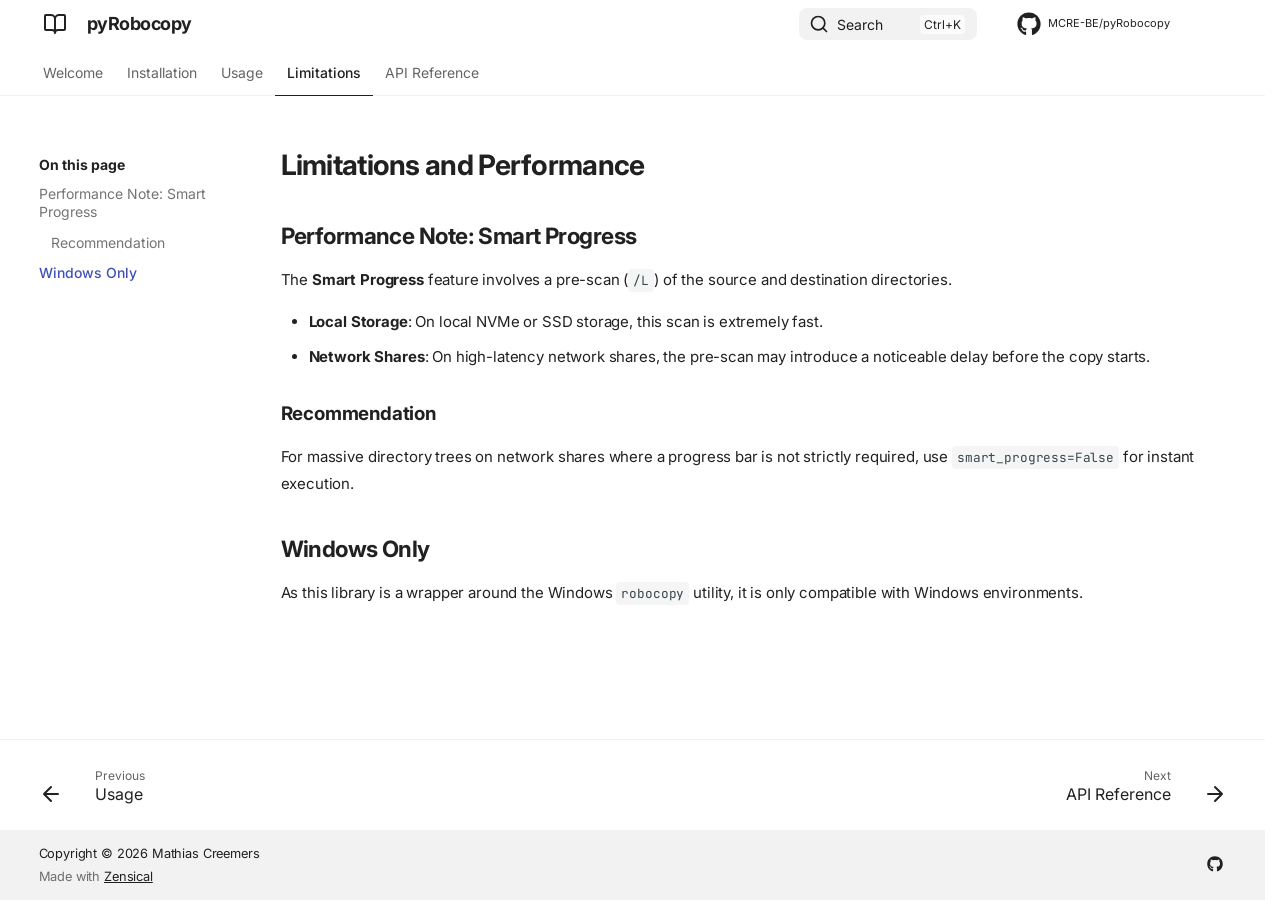
<file: limitation/index.html>
<!doctype html>
<html lang="en" class="no-js">
  <head>
    
      <meta charset="utf-8">
      <meta name="viewport" content="width=device-width,initial-scale=1">
      
      
      
      
        <link rel="prev" href="../usage/">
      
      
        <link rel="next" href="../references/">
      
      
        
      
      
      <link rel="icon" href="../assets/images/favicon.png">
      <meta name="generator" content="zensical-0.0.33">
    
    
      
        <title>Limitations and Performance - pyRobocopy</title>
      
    
    
      
        
      
      <link rel="stylesheet" href="../assets/stylesheets/modern/main.53a7feaf.min.css">
      
        
          
        
        <link rel="stylesheet" href="../assets/stylesheets/modern/palette.dfe2e883.min.css">
      
      


    
    
      
    
    
      
        
        
        <link rel="preconnect" href="https://fonts.gstatic.com" crossorigin>
        <link rel="stylesheet" href="https://fonts.googleapis.com/css?family=Inter:300,300i,400,400i,500,500i,700,700i%7CJetBrains+Mono:400,400i,700,700i&amp;display=fallback">
        <style>:root{--md-text-font:"Inter";--md-code-font:"JetBrains Mono"}</style>
      
    
    
      <link rel="stylesheet" href="../stylesheets/extra.css">
    
    <script>__md_scope=new URL("..",location),__md_hash=e=>[...e].reduce(((e,t)=>(e<<5)-e+t.charCodeAt(0)),0),__md_get=(e,t=localStorage,a=__md_scope)=>JSON.parse(t.getItem(a.pathname+"."+e)),__md_set=(e,t,a=localStorage,_=__md_scope)=>{try{a.setItem(_.pathname+"."+e,JSON.stringify(t))}catch(e){}},document.documentElement.setAttribute("data-platform",navigator.platform)</script>
    
      

    
    
  </head>
  
  
    
    
      
    
    
    
    
    <body dir="ltr" data-md-color-scheme="default" data-md-color-primary="indigo" data-md-color-accent="indigo">
  
    
    <input class="md-toggle" data-md-toggle="drawer" type="checkbox" id="__drawer" autocomplete="off">
    <input class="md-toggle" data-md-toggle="search" type="checkbox" id="__search" autocomplete="off">
    <label class="md-overlay" for="__drawer" aria-label="Navigation"></label>
    <div data-md-component="skip">
      
        
        <a href="#limitations-and-performance" class="md-skip">
          Skip to content
        </a>
      
    </div>
    <div data-md-component="announce">
      
    </div>
    
    
      

  

<header class="md-header md-header--shadow md-header--lifted" data-md-component="header">
  <nav class="md-header__inner md-grid" aria-label="Header">
    <a href="./.." title="pyRobocopy" class="md-header__button md-logo" aria-label="pyRobocopy" data-md-component="logo">
      
  
  <svg xmlns="http://www.w3.org/2000/svg" fill="none" stroke="currentColor" stroke-linecap="round" stroke-linejoin="round" stroke-width="2" class="lucide lucide-book-open" viewBox="0 0 24 24"><path d="M12 7v14M3 18a1 1 0 0 1-1-1V4a1 1 0 0 1 1-1h5a4 4 0 0 1 4 4 4 4 0 0 1 4-4h5a1 1 0 0 1 1 1v13a1 1 0 0 1-1 1h-6a3 3 0 0 0-3 3 3 3 0 0 0-3-3z"/></svg>

    </a>
    <label class="md-header__button md-icon" for="__drawer" aria-label="Navigation">
      
      <svg xmlns="http://www.w3.org/2000/svg" fill="none" stroke="currentColor" stroke-linecap="round" stroke-linejoin="round" stroke-width="2" class="lucide lucide-menu" viewBox="0 0 24 24"><path d="M4 5h16M4 12h16M4 19h16"/></svg>
    </label>
    <div class="md-header__title" data-md-component="header-title">
      <div class="md-header__ellipsis">
        <div class="md-header__topic">
          <span class="md-ellipsis">
            pyRobocopy
          </span>
        </div>
        <div class="md-header__topic" data-md-component="header-topic">
          <span class="md-ellipsis">
            
              Limitations and Performance
            
          </span>
        </div>
      </div>
    </div>
    
      
        <form class="md-header__option" data-md-component="palette">
  
    
    
    
    <input class="md-option" data-md-color-media="none" data-md-color-scheme="default" data-md-color-primary="indigo" data-md-color-accent="indigo"  aria-hidden="true"  type="radio" name="__palette" id="__palette_0">
    
  
</form>
      
    
    
      <script>var palette=__md_get("__palette");if(palette&&palette.color){if("(prefers-color-scheme)"===palette.color.media){var media=matchMedia("(prefers-color-scheme: light)"),input=document.querySelector(media.matches?"[data-md-color-media='(prefers-color-scheme: light)']":"[data-md-color-media='(prefers-color-scheme: dark)']");palette.color.media=input.getAttribute("data-md-color-media"),palette.color.scheme=input.getAttribute("data-md-color-scheme"),palette.color.primary=input.getAttribute("data-md-color-primary"),palette.color.accent=input.getAttribute("data-md-color-accent")}for(var[key,value]of Object.entries(palette.color))document.body.setAttribute("data-md-color-"+key,value)}</script>
    
    
    
      
      
        <label class="md-header__button md-icon" for="__search" aria-label="Search">
          
          <svg xmlns="http://www.w3.org/2000/svg" fill="none" stroke="currentColor" stroke-linecap="round" stroke-linejoin="round" stroke-width="2" class="lucide lucide-search" viewBox="0 0 24 24"><path d="m21 21-4.34-4.34"/><circle cx="11" cy="11" r="8"/></svg>
        </label>
        <div class="md-search" data-md-component="search" role="dialog" aria-label="Search">
  <button type="button" class="md-search__button">
    Search
  </button>
</div>
      
    
    <div class="md-header__source">
      
        <a href="https://github.com/MCRE-BE/pyRobocopy" title="Go to repository" class="md-source" data-md-component="source">
  <div class="md-source__icon md-icon">
    
    <svg xmlns="http://www.w3.org/2000/svg" viewBox="0 0 512 512"><!--! Font Awesome Free 7.2.0 by @fontawesome - https://fontawesome.com License - https://fontawesome.com/license/free (Icons: CC BY 4.0, Fonts: SIL OFL 1.1, Code: MIT License) Copyright 2026 Fonticons, Inc.--><path fill="currentColor" d="M173.9 397.4c0 2-2.3 3.6-5.2 3.6-3.3.3-5.6-1.3-5.6-3.6 0-2 2.3-3.6 5.2-3.6 3-.3 5.6 1.3 5.6 3.6m-31.1-4.5c-.7 2 1.3 4.3 4.3 4.9 2.6 1 5.6 0 6.2-2s-1.3-4.3-4.3-5.2c-2.6-.7-5.5.3-6.2 2.3m44.2-1.7c-2.9.7-4.9 2.6-4.6 4.9.3 2 2.9 3.3 5.9 2.6 2.9-.7 4.9-2.6 4.6-4.6-.3-1.9-3-3.2-5.9-2.9M252.8 8C114.1 8 8 113.3 8 252c0 110.9 69.8 205.8 169.5 239.2 12.8 2.3 17.3-5.6 17.3-12.1 0-6.2-.3-40.4-.3-61.4 0 0-70 15-84.7-29.8 0 0-11.4-29.1-27.8-36.6 0 0-22.9-15.7 1.6-15.4 0 0 24.9 2 38.6 25.8 21.9 38.6 58.6 27.5 72.9 20.9 2.3-16 8.8-27.1 16-33.7-55.9-6.2-112.3-14.3-112.3-110.5 0-27.5 7.6-41.3 23.6-58.9-2.6-6.5-11.1-33.3 2.6-67.9 20.9-6.5 69 27 69 27 20-5.6 41.5-8.5 62.8-8.5s42.8 2.9 62.8 8.5c0 0 48.1-33.6 69-27 13.7 34.7 5.2 61.4 2.6 67.9 16 17.7 25.8 31.5 25.8 58.9 0 96.5-58.9 104.2-114.8 110.5 9.2 7.9 17 22.9 17 46.4 0 33.7-.3 75.4-.3 83.6 0 6.5 4.6 14.4 17.3 12.1C436.2 457.8 504 362.9 504 252 504 113.3 391.5 8 252.8 8M105.2 352.9c-1.3 1-1 3.3.7 5.2 1.6 1.6 3.9 2.3 5.2 1 1.3-1 1-3.3-.7-5.2-1.6-1.6-3.9-2.3-5.2-1m-10.8-8.1c-.7 1.3.3 2.9 2.3 3.9 1.6 1 3.6.7 4.3-.7.7-1.3-.3-2.9-2.3-3.9-2-.6-3.6-.3-4.3.7m32.4 35.6c-1.6 1.3-1 4.3 1.3 6.2 2.3 2.3 5.2 2.6 6.5 1 1.3-1.3.7-4.3-1.3-6.2-2.2-2.3-5.2-2.6-6.5-1m-11.4-14.7c-1.6 1-1.6 3.6 0 5.9s4.3 3.3 5.6 2.3c1.6-1.3 1.6-3.9 0-6.2-1.4-2.3-4-3.3-5.6-2"/></svg>
  </div>
  <div class="md-source__repository">
    MCRE-BE/pyRobocopy
  </div>
</a>
      
    </div>
  </nav>
  
    
      
<nav class="md-tabs" aria-label="Tabs" data-md-component="tabs">
  <div class="md-grid">
    <ul class="md-tabs__list">
      
        
  
  
  
  
    <li class="md-tabs__item">
      <a href="./.." class="md-tabs__link">
        
  
  Welcome

      </a>
    </li>
  

      
        
  
  
  
  
    <li class="md-tabs__item">
      <a href="../installation/" class="md-tabs__link">
        
  
  Installation

      </a>
    </li>
  

      
        
  
  
  
  
    <li class="md-tabs__item">
      <a href="../usage/" class="md-tabs__link">
        
  
  Usage

      </a>
    </li>
  

      
        
  
  
  
    
  
  
    <li class="md-tabs__item md-tabs__item--active">
      <a href="././" class="md-tabs__link">
        
  
  Limitations

      </a>
    </li>
  

      
        
  
  
  
  
    <li class="md-tabs__item">
      <a href="../references/" class="md-tabs__link">
        
  
  API Reference

      </a>
    </li>
  

      
    </ul>
  </div>
</nav>
    
  
</header>
    
    <div class="md-container" data-md-component="container">
      
      
        
      
      <main class="md-main" data-md-component="main">
        <div class="md-main__inner md-grid">
          
            
              
                
              
              <div class="md-sidebar md-sidebar--primary" data-md-component="sidebar" data-md-type="navigation" hidden>
                <div class="md-sidebar__scrollwrap">
                  <div class="md-sidebar__inner">
                    


  


<nav class="md-nav md-nav--primary md-nav--lifted" aria-label="Navigation" data-md-level="0">
  <label class="md-nav__title" for="__drawer">
    <a href="./.." title="pyRobocopy" class="md-nav__button md-logo" aria-label="pyRobocopy" data-md-component="logo">
      
  
  <svg xmlns="http://www.w3.org/2000/svg" fill="none" stroke="currentColor" stroke-linecap="round" stroke-linejoin="round" stroke-width="2" class="lucide lucide-book-open" viewBox="0 0 24 24"><path d="M12 7v14M3 18a1 1 0 0 1-1-1V4a1 1 0 0 1 1-1h5a4 4 0 0 1 4 4 4 4 0 0 1 4-4h5a1 1 0 0 1 1 1v13a1 1 0 0 1-1 1h-6a3 3 0 0 0-3 3 3 3 0 0 0-3-3z"/></svg>

    </a>
    pyRobocopy
  </label>
  
    <div class="md-nav__source">
      <a href="https://github.com/MCRE-BE/pyRobocopy" title="Go to repository" class="md-source" data-md-component="source">
  <div class="md-source__icon md-icon">
    
    <svg xmlns="http://www.w3.org/2000/svg" viewBox="0 0 512 512"><!--! Font Awesome Free 7.2.0 by @fontawesome - https://fontawesome.com License - https://fontawesome.com/license/free (Icons: CC BY 4.0, Fonts: SIL OFL 1.1, Code: MIT License) Copyright 2026 Fonticons, Inc.--><path fill="currentColor" d="M173.9 397.4c0 2-2.3 3.6-5.2 3.6-3.3.3-5.6-1.3-5.6-3.6 0-2 2.3-3.6 5.2-3.6 3-.3 5.6 1.3 5.6 3.6m-31.1-4.5c-.7 2 1.3 4.3 4.3 4.9 2.6 1 5.6 0 6.2-2s-1.3-4.3-4.3-5.2c-2.6-.7-5.5.3-6.2 2.3m44.2-1.7c-2.9.7-4.9 2.6-4.6 4.9.3 2 2.9 3.3 5.9 2.6 2.9-.7 4.9-2.6 4.6-4.6-.3-1.9-3-3.2-5.9-2.9M252.8 8C114.1 8 8 113.3 8 252c0 110.9 69.8 205.8 169.5 239.2 12.8 2.3 17.3-5.6 17.3-12.1 0-6.2-.3-40.4-.3-61.4 0 0-70 15-84.7-29.8 0 0-11.4-29.1-27.8-36.6 0 0-22.9-15.7 1.6-15.4 0 0 24.9 2 38.6 25.8 21.9 38.6 58.6 27.5 72.9 20.9 2.3-16 8.8-27.1 16-33.7-55.9-6.2-112.3-14.3-112.3-110.5 0-27.5 7.6-41.3 23.6-58.9-2.6-6.5-11.1-33.3 2.6-67.9 20.9-6.5 69 27 69 27 20-5.6 41.5-8.5 62.8-8.5s42.8 2.9 62.8 8.5c0 0 48.1-33.6 69-27 13.7 34.7 5.2 61.4 2.6 67.9 16 17.7 25.8 31.5 25.8 58.9 0 96.5-58.9 104.2-114.8 110.5 9.2 7.9 17 22.9 17 46.4 0 33.7-.3 75.4-.3 83.6 0 6.5 4.6 14.4 17.3 12.1C436.2 457.8 504 362.9 504 252 504 113.3 391.5 8 252.8 8M105.2 352.9c-1.3 1-1 3.3.7 5.2 1.6 1.6 3.9 2.3 5.2 1 1.3-1 1-3.3-.7-5.2-1.6-1.6-3.9-2.3-5.2-1m-10.8-8.1c-.7 1.3.3 2.9 2.3 3.9 1.6 1 3.6.7 4.3-.7.7-1.3-.3-2.9-2.3-3.9-2-.6-3.6-.3-4.3.7m32.4 35.6c-1.6 1.3-1 4.3 1.3 6.2 2.3 2.3 5.2 2.6 6.5 1 1.3-1.3.7-4.3-1.3-6.2-2.2-2.3-5.2-2.6-6.5-1m-11.4-14.7c-1.6 1-1.6 3.6 0 5.9s4.3 3.3 5.6 2.3c1.6-1.3 1.6-3.9 0-6.2-1.4-2.3-4-3.3-5.6-2"/></svg>
  </div>
  <div class="md-source__repository">
    MCRE-BE/pyRobocopy
  </div>
</a>
    </div>
  
  <ul class="md-nav__list" data-md-scrollfix>
    
      
      
  
  
  
  
    <li class="md-nav__item">
      <a href="./.." class="md-nav__link">
        
  
  
  <span class="md-ellipsis">
    
  
    Welcome
  

    
  </span>
  
  

      </a>
    </li>
  

    
      
      
  
  
  
  
    <li class="md-nav__item">
      <a href="../installation/" class="md-nav__link">
        
  
  
  <span class="md-ellipsis">
    
  
    Installation
  

    
  </span>
  
  

      </a>
    </li>
  

    
      
      
  
  
  
  
    <li class="md-nav__item">
      <a href="../usage/" class="md-nav__link">
        
  
  
  <span class="md-ellipsis">
    
  
    Usage
  

    
  </span>
  
  

      </a>
    </li>
  

    
      
      
  
  
    
  
  
  
    <li class="md-nav__item md-nav__item--active">
      
      
      
      
        
      
      
        <label class="md-nav__link md-nav__link--active" for="__toc">
          
  
  
  <span class="md-ellipsis">
    
  
    Limitations
  

    
  </span>
  
  

          <span class="md-nav__icon md-icon"></span>
        </label>
      
      <a href="././" class="md-nav__link md-nav__link--active">
        
  
  
  <span class="md-ellipsis">
    
  
    Limitations
  

    
  </span>
  
  

      </a>
      
        


<nav class="md-nav md-nav--secondary" aria-label="On this page">
  
  
  
    
  
  
    <label class="md-nav__title" for="__toc">
      <span class="md-nav__icon md-icon"></span>
      On this page
    </label>
    <ul class="md-nav__list" data-md-component="toc" data-md-scrollfix>
      
        <li class="md-nav__item">
  <a href="#performance-note-smart-progress" class="md-nav__link">
    <span class="md-ellipsis">
      
        Performance Note: Smart Progress
      
    </span>
  </a>
  
    <nav class="md-nav" aria-label="Performance Note: Smart Progress">
      <ul class="md-nav__list">
        
          <li class="md-nav__item">
  <a href="#recommendation" class="md-nav__link">
    <span class="md-ellipsis">
      
        Recommendation
      
    </span>
  </a>
  
</li>
        
      </ul>
    </nav>
  
</li>
      
        <li class="md-nav__item">
  <a href="#windows-only" class="md-nav__link">
    <span class="md-ellipsis">
      
        Windows Only
      
    </span>
  </a>
  
</li>
      
    </ul>
  
</nav>
      
    </li>
  

    
      
      
  
  
  
  
    <li class="md-nav__item">
      <a href="../references/" class="md-nav__link">
        
  
  
  <span class="md-ellipsis">
    
  
    API Reference
  

    
  </span>
  
  

      </a>
    </li>
  

    
  </ul>
</nav>
                  </div>
                </div>
              </div>
            
            
              
                
              
              <div class="md-sidebar md-sidebar--secondary" data-md-component="sidebar" data-md-type="toc" >
                <div class="md-sidebar__scrollwrap">
                  
                    
                    
                    
                      
                    
                    
                      <input class="md-nav__toggle md-toggle" type="checkbox" id="__toc">
                      <div class="md-sidebar-button__wrapper">
                        <label class="md-sidebar-button" for="__toc"></label>
                      </div>
                    
                  
                  <div class="md-sidebar__inner">
                    


<nav class="md-nav md-nav--secondary" aria-label="On this page">
  
  
  
    
  
  
    <label class="md-nav__title" for="__toc">
      <span class="md-nav__icon md-icon"></span>
      On this page
    </label>
    <ul class="md-nav__list" data-md-component="toc" data-md-scrollfix>
      
        <li class="md-nav__item">
  <a href="#performance-note-smart-progress" class="md-nav__link">
    <span class="md-ellipsis">
      
        Performance Note: Smart Progress
      
    </span>
  </a>
  
    <nav class="md-nav" aria-label="Performance Note: Smart Progress">
      <ul class="md-nav__list">
        
          <li class="md-nav__item">
  <a href="#recommendation" class="md-nav__link">
    <span class="md-ellipsis">
      
        Recommendation
      
    </span>
  </a>
  
</li>
        
      </ul>
    </nav>
  
</li>
      
        <li class="md-nav__item">
  <a href="#windows-only" class="md-nav__link">
    <span class="md-ellipsis">
      
        Windows Only
      
    </span>
  </a>
  
</li>
      
    </ul>
  
</nav>
                  </div>
                </div>
              </div>
            
          
          
            <div class="md-content" data-md-component="content">
              
              <article class="md-content__inner md-typeset">
                
                  
  
  


<h1 id="limitations-and-performance">Limitations and Performance</h1>
<h2 id="performance-note-smart-progress">Performance Note: Smart Progress</h2>
<p>The <strong>Smart Progress</strong> feature involves a pre-scan (<code>/L</code>) of the source and destination directories.</p>
<ul>
<li><strong>Local Storage</strong>: On local NVMe or SSD storage, this scan is extremely fast.</li>
<li><strong>Network Shares</strong>: On high-latency network shares, the pre-scan may introduce a noticeable delay before the copy starts.</li>
</ul>
<h3 id="recommendation">Recommendation</h3>
<p>For massive directory trees on network shares where a progress bar is not strictly required, use <code>smart_progress=False</code> for instant execution.</p>
<h2 id="windows-only">Windows Only</h2>
<p>As this library is a wrapper around the Windows <code>robocopy</code> utility, it is only compatible with Windows environments.</p>

  









  
  




  



                
              </article>
            </div>
          
          
<script>var target=document.getElementById(location.hash.slice(1));target&&target.name&&(target.checked=target.name.startsWith("__tabbed_"))</script>
        </div>
        
      </main>
      
        <footer class="md-footer">
  
    
      
        
      
      <nav class="md-footer__inner md-grid" aria-label="Footer" >
        
          
          <a href="../usage/" class="md-footer__link md-footer__link--prev" aria-label="Previous: Usage">
            <div class="md-footer__button md-icon">
              
              <svg xmlns="http://www.w3.org/2000/svg" fill="none" stroke="currentColor" stroke-linecap="round" stroke-linejoin="round" stroke-width="2" class="lucide lucide-arrow-left" viewBox="0 0 24 24"><path d="m12 19-7-7 7-7M19 12H5"/></svg>
            </div>
            <div class="md-footer__title">
              <span class="md-footer__direction">
                Previous
              </span>
              <div class="md-ellipsis">
                Usage
              </div>
            </div>
          </a>
        
        
          
          <a href="../references/" class="md-footer__link md-footer__link--next" aria-label="Next: API Reference">
            <div class="md-footer__title">
              <span class="md-footer__direction">
                Next
              </span>
              <div class="md-ellipsis">
                API Reference
              </div>
            </div>
            <div class="md-footer__button md-icon">
              
              <svg xmlns="http://www.w3.org/2000/svg" fill="none" stroke="currentColor" stroke-linecap="round" stroke-linejoin="round" stroke-width="2" class="lucide lucide-arrow-right" viewBox="0 0 24 24"><path d="M5 12h14M12 5l7 7-7 7"/></svg>
            </div>
          </a>
        
      </nav>
    
  
  <div class="md-footer-meta md-typeset">
    <div class="md-footer-meta__inner md-grid">
      <div class="md-copyright">
  
    <div class="md-copyright__highlight">
      Copyright &copy; 2026 Mathias Creemers
    </div>
  
  
    Made with
    <a href="https://zensical.org/" target="_blank" rel="noopener">
      Zensical
    </a>
  
</div>
      
        
<div class="md-social">
  
    
    
    
    
      
      
    
    <a href="https://github.com/MCRE-BE/pyRobocopy" target="_blank" rel="noopener" title="github.com" class="md-social__link">
      <svg xmlns="http://www.w3.org/2000/svg" viewBox="0 0 512 512"><!--! Font Awesome Free 7.2.0 by @fontawesome - https://fontawesome.com License - https://fontawesome.com/license/free (Icons: CC BY 4.0, Fonts: SIL OFL 1.1, Code: MIT License) Copyright 2026 Fonticons, Inc.--><path fill="currentColor" d="M173.9 397.4c0 2-2.3 3.6-5.2 3.6-3.3.3-5.6-1.3-5.6-3.6 0-2 2.3-3.6 5.2-3.6 3-.3 5.6 1.3 5.6 3.6m-31.1-4.5c-.7 2 1.3 4.3 4.3 4.9 2.6 1 5.6 0 6.2-2s-1.3-4.3-4.3-5.2c-2.6-.7-5.5.3-6.2 2.3m44.2-1.7c-2.9.7-4.9 2.6-4.6 4.9.3 2 2.9 3.3 5.9 2.6 2.9-.7 4.9-2.6 4.6-4.6-.3-1.9-3-3.2-5.9-2.9M252.8 8C114.1 8 8 113.3 8 252c0 110.9 69.8 205.8 169.5 239.2 12.8 2.3 17.3-5.6 17.3-12.1 0-6.2-.3-40.4-.3-61.4 0 0-70 15-84.7-29.8 0 0-11.4-29.1-27.8-36.6 0 0-22.9-15.7 1.6-15.4 0 0 24.9 2 38.6 25.8 21.9 38.6 58.6 27.5 72.9 20.9 2.3-16 8.8-27.1 16-33.7-55.9-6.2-112.3-14.3-112.3-110.5 0-27.5 7.6-41.3 23.6-58.9-2.6-6.5-11.1-33.3 2.6-67.9 20.9-6.5 69 27 69 27 20-5.6 41.5-8.5 62.8-8.5s42.8 2.9 62.8 8.5c0 0 48.1-33.6 69-27 13.7 34.7 5.2 61.4 2.6 67.9 16 17.7 25.8 31.5 25.8 58.9 0 96.5-58.9 104.2-114.8 110.5 9.2 7.9 17 22.9 17 46.4 0 33.7-.3 75.4-.3 83.6 0 6.5 4.6 14.4 17.3 12.1C436.2 457.8 504 362.9 504 252 504 113.3 391.5 8 252.8 8M105.2 352.9c-1.3 1-1 3.3.7 5.2 1.6 1.6 3.9 2.3 5.2 1 1.3-1 1-3.3-.7-5.2-1.6-1.6-3.9-2.3-5.2-1m-10.8-8.1c-.7 1.3.3 2.9 2.3 3.9 1.6 1 3.6.7 4.3-.7.7-1.3-.3-2.9-2.3-3.9-2-.6-3.6-.3-4.3.7m32.4 35.6c-1.6 1.3-1 4.3 1.3 6.2 2.3 2.3 5.2 2.6 6.5 1 1.3-1.3.7-4.3-1.3-6.2-2.2-2.3-5.2-2.6-6.5-1m-11.4-14.7c-1.6 1-1.6 3.6 0 5.9s4.3 3.3 5.6 2.3c1.6-1.3 1.6-3.9 0-6.2-1.4-2.3-4-3.3-5.6-2"/></svg>
    </a>
  
</div>
      
    </div>
  </div>
</footer>
      
    </div>
    <div class="md-dialog" data-md-component="dialog">
      <div class="md-dialog__inner md-typeset"></div>
    </div>
    
    
    
      
      
      <script id="__config" type="application/json">{"annotate":null,"base":"..","features":["navigation.tabs","navigation.tabs.sticky","navigation.footer"],"search":"../assets/javascripts/workers/search.e2d2d235.min.js","tags":null,"translations":{"clipboard.copied":"Copied to clipboard","clipboard.copy":"Copy to clipboard","search.result.more.one":"1 more on this page","search.result.more.other":"# more on this page","search.result.none":"No matching documents","search.result.one":"1 matching document","search.result.other":"# matching documents","search.result.placeholder":"Type to start searching","search.result.term.missing":"Missing","select.version":"Select version"},"version":null}</script>
    
    
      <script src="../assets/javascripts/bundle.63456bd9.min.js"></script>
      
    
  </body>
</html>
</file>
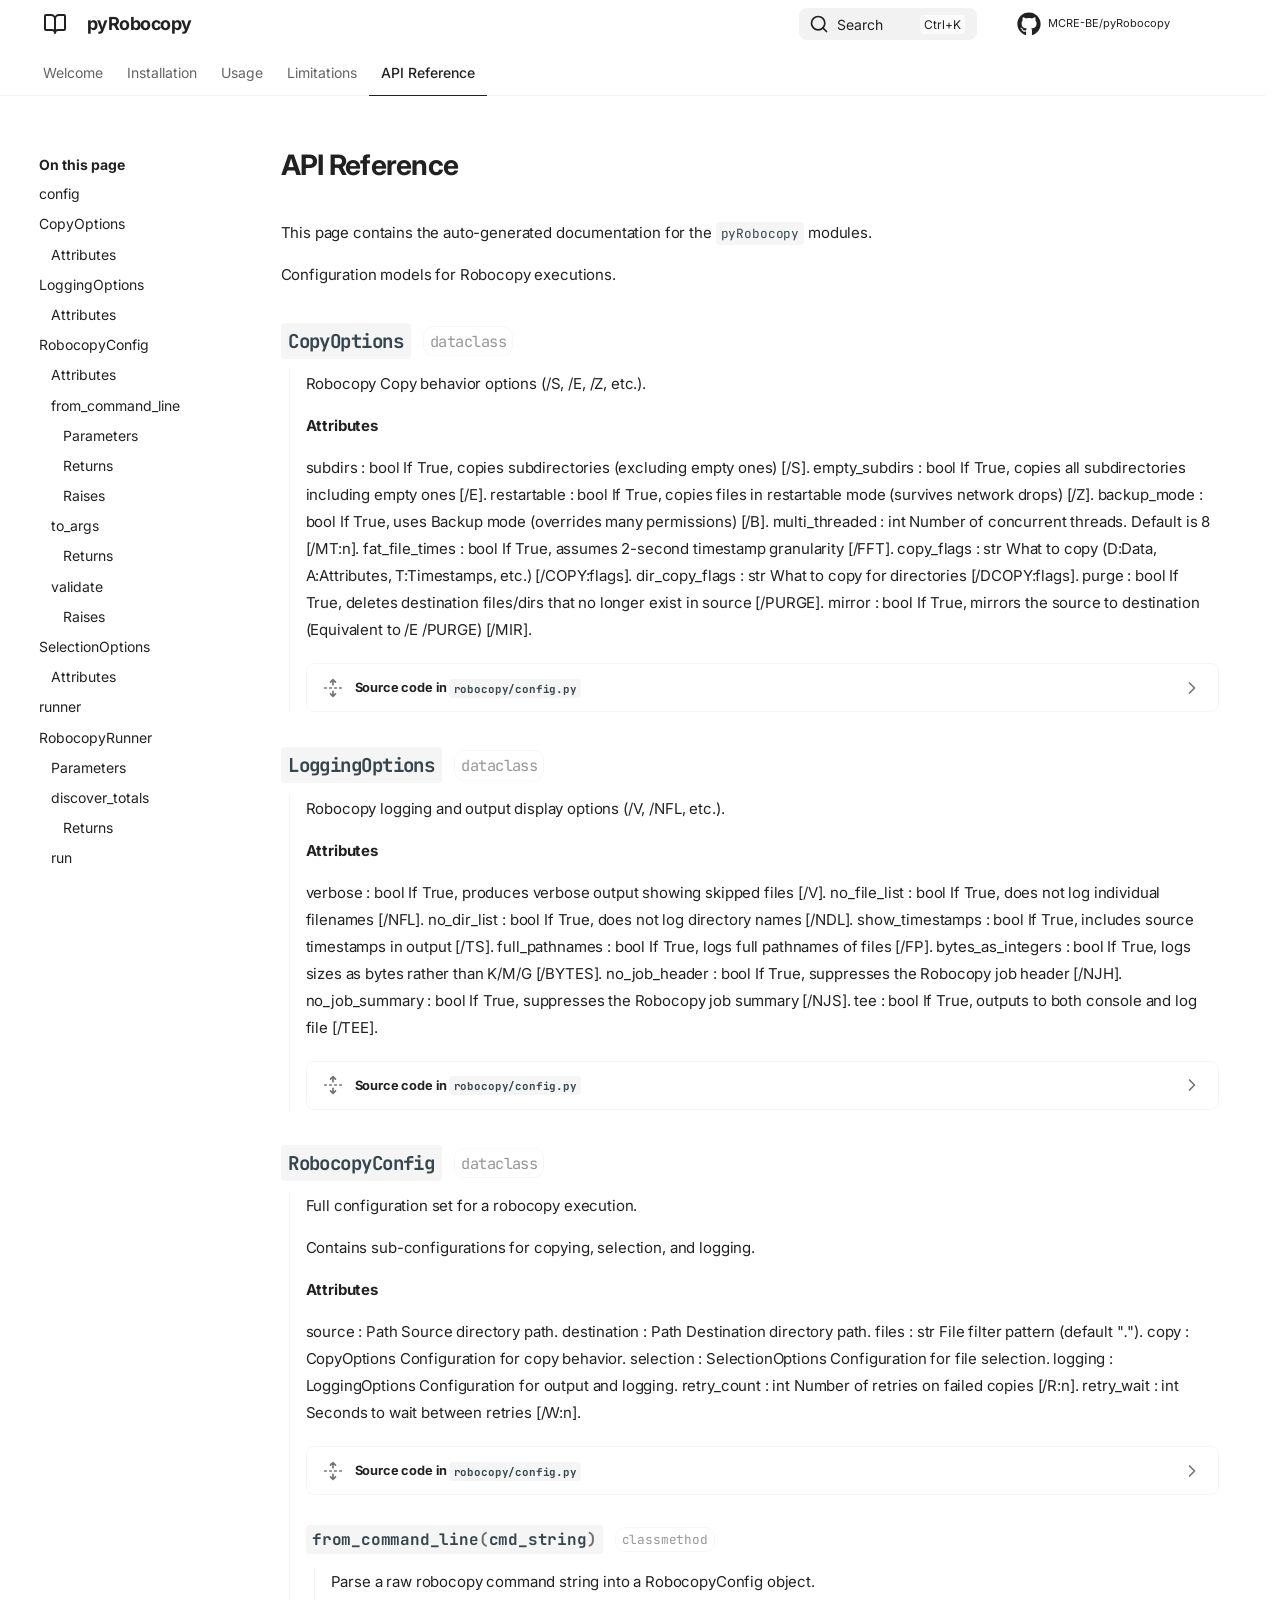
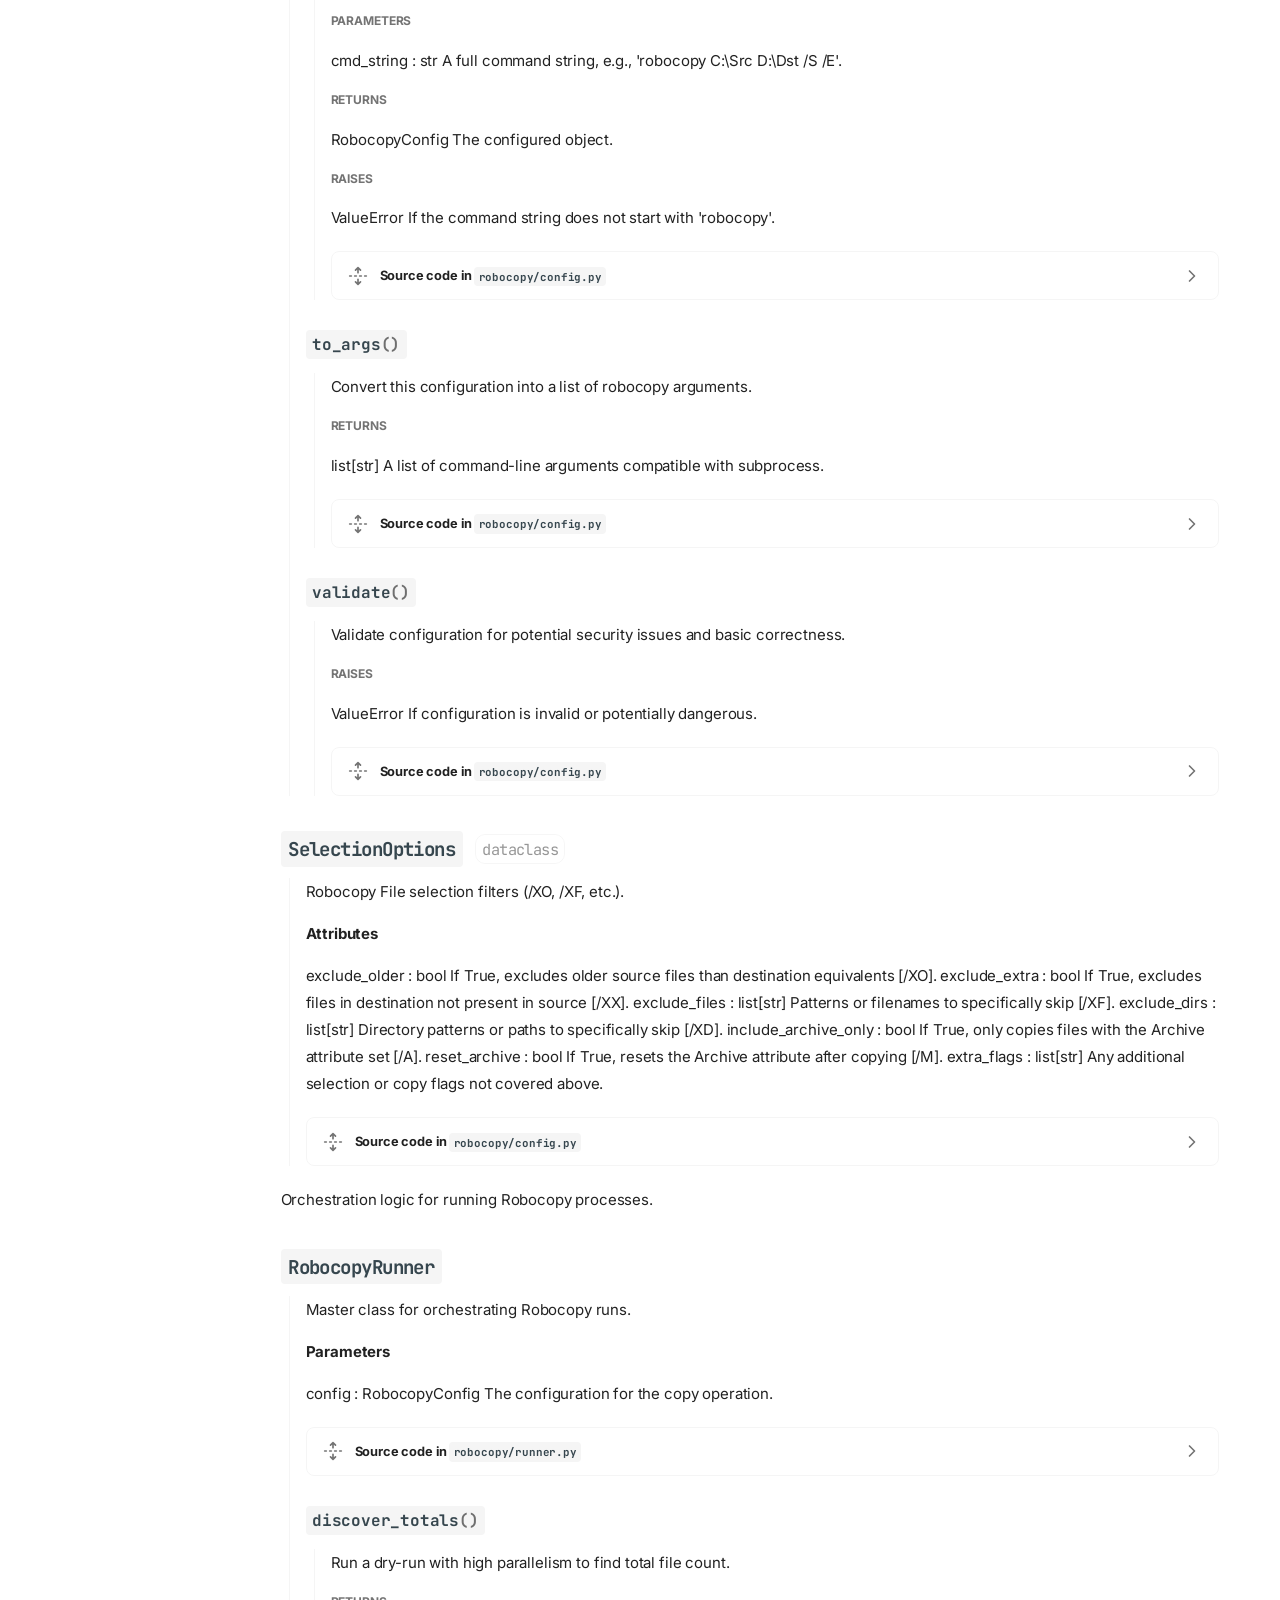
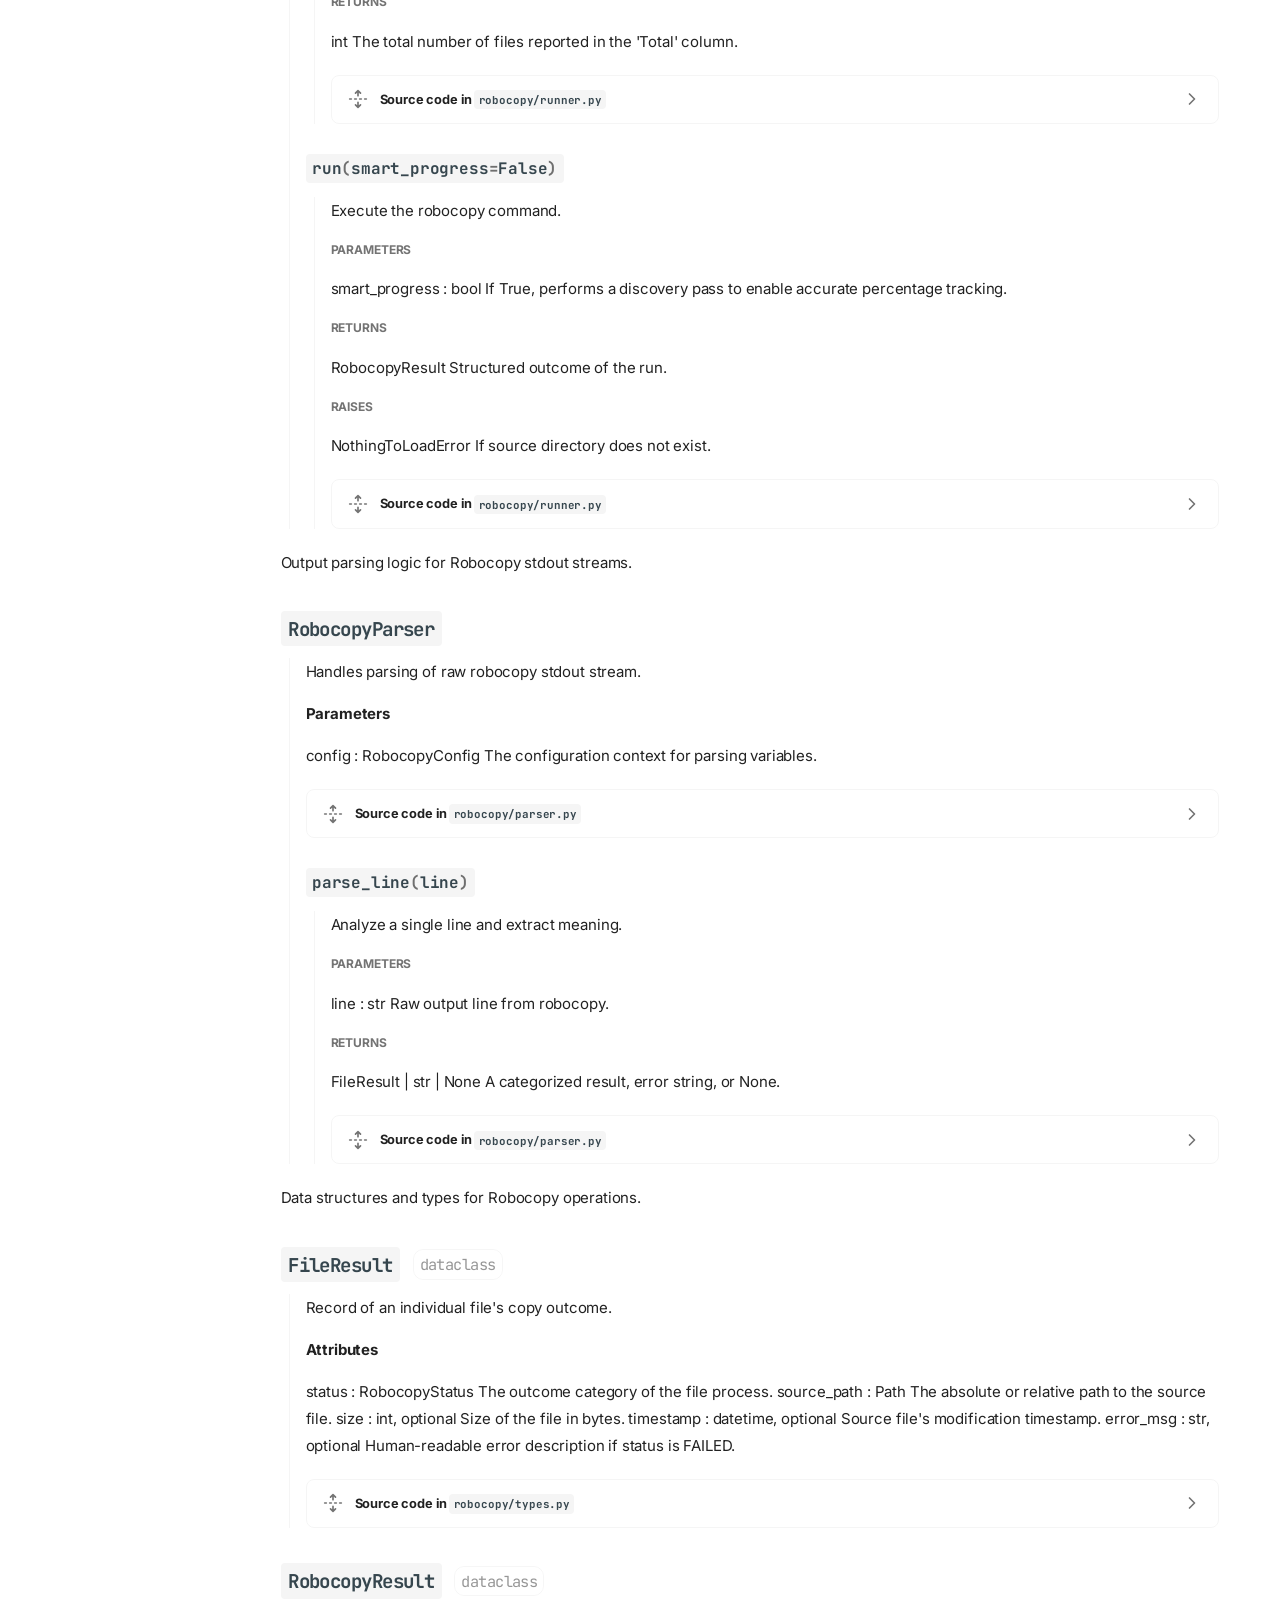
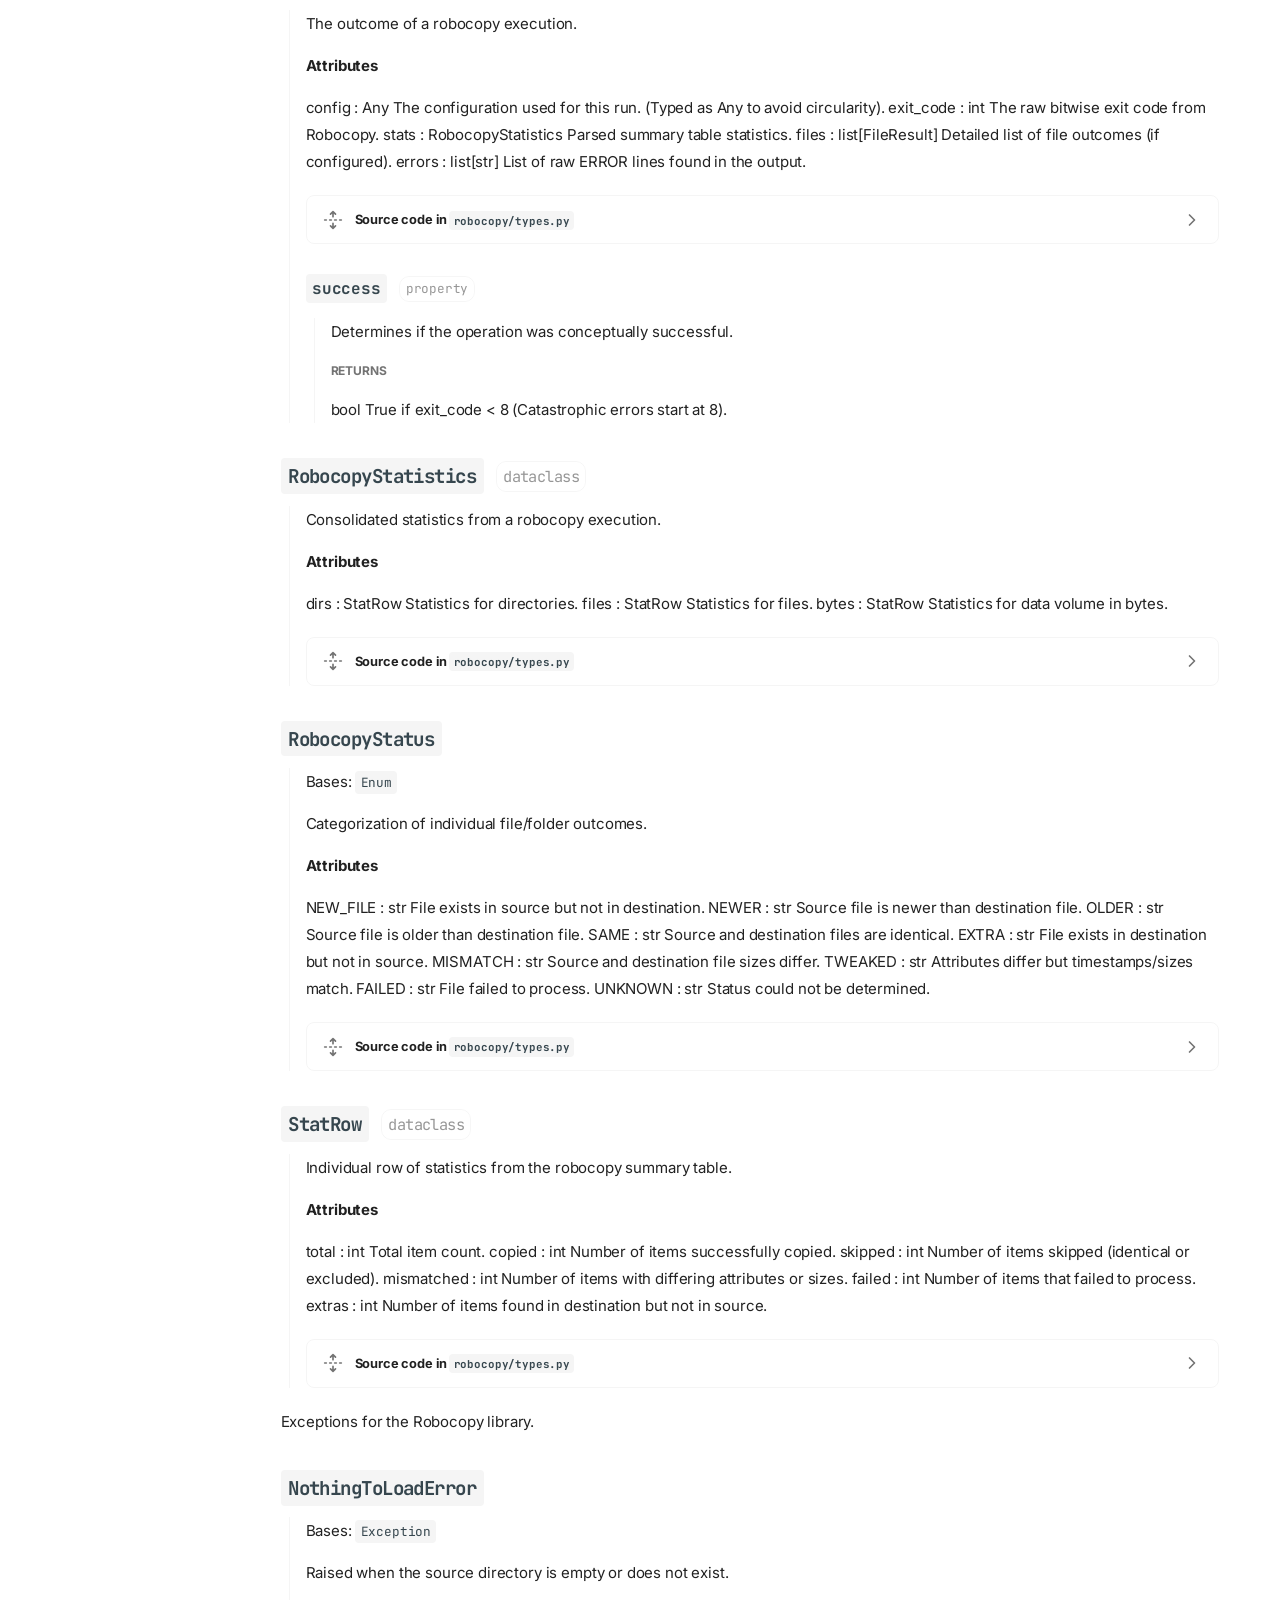
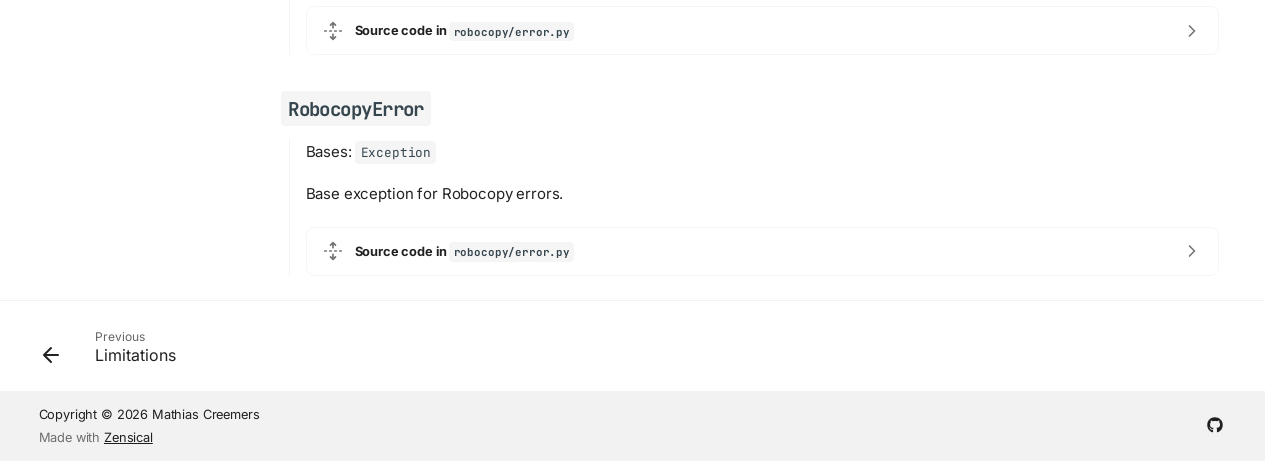
<file: references/index.html>
<!doctype html>
<html lang="en" class="no-js">
  <head>
    
      <meta charset="utf-8">
      <meta name="viewport" content="width=device-width,initial-scale=1">
      
      
      
      
        <link rel="prev" href="../limitation/">
      
      
      
        
      
      
      <link rel="icon" href="../assets/images/favicon.png">
      <meta name="generator" content="zensical-0.0.33">
    
    
      
        <title>API Reference - pyRobocopy</title>
      
    
    
      
        
      
      <link rel="stylesheet" href="../assets/stylesheets/modern/main.53a7feaf.min.css">
      
        
          
        
        <link rel="stylesheet" href="../assets/stylesheets/modern/palette.dfe2e883.min.css">
      
      


    
    
      
    
    
      
        
        
        <link rel="preconnect" href="https://fonts.gstatic.com" crossorigin>
        <link rel="stylesheet" href="https://fonts.googleapis.com/css?family=Inter:300,300i,400,400i,500,500i,700,700i%7CJetBrains+Mono:400,400i,700,700i&amp;display=fallback">
        <style>:root{--md-text-font:"Inter";--md-code-font:"JetBrains Mono"}</style>
      
    
    
      <link rel="stylesheet" href="../stylesheets/extra.css">
    
    <script>__md_scope=new URL("..",location),__md_hash=e=>[...e].reduce(((e,t)=>(e<<5)-e+t.charCodeAt(0)),0),__md_get=(e,t=localStorage,a=__md_scope)=>JSON.parse(t.getItem(a.pathname+"."+e)),__md_set=(e,t,a=localStorage,_=__md_scope)=>{try{a.setItem(_.pathname+"."+e,JSON.stringify(t))}catch(e){}},document.documentElement.setAttribute("data-platform",navigator.platform)</script>
    
      

    
    
  </head>
  
  
    
    
      
    
    
    
    
    <body dir="ltr" data-md-color-scheme="default" data-md-color-primary="indigo" data-md-color-accent="indigo">
  
    
    <input class="md-toggle" data-md-toggle="drawer" type="checkbox" id="__drawer" autocomplete="off">
    <input class="md-toggle" data-md-toggle="search" type="checkbox" id="__search" autocomplete="off">
    <label class="md-overlay" for="__drawer" aria-label="Navigation"></label>
    <div data-md-component="skip">
      
        
        <a href="#api-reference" class="md-skip">
          Skip to content
        </a>
      
    </div>
    <div data-md-component="announce">
      
    </div>
    
    
      

  

<header class="md-header md-header--shadow md-header--lifted" data-md-component="header">
  <nav class="md-header__inner md-grid" aria-label="Header">
    <a href="./.." title="pyRobocopy" class="md-header__button md-logo" aria-label="pyRobocopy" data-md-component="logo">
      
  
  <svg xmlns="http://www.w3.org/2000/svg" fill="none" stroke="currentColor" stroke-linecap="round" stroke-linejoin="round" stroke-width="2" class="lucide lucide-book-open" viewBox="0 0 24 24"><path d="M12 7v14M3 18a1 1 0 0 1-1-1V4a1 1 0 0 1 1-1h5a4 4 0 0 1 4 4 4 4 0 0 1 4-4h5a1 1 0 0 1 1 1v13a1 1 0 0 1-1 1h-6a3 3 0 0 0-3 3 3 3 0 0 0-3-3z"/></svg>

    </a>
    <label class="md-header__button md-icon" for="__drawer" aria-label="Navigation">
      
      <svg xmlns="http://www.w3.org/2000/svg" fill="none" stroke="currentColor" stroke-linecap="round" stroke-linejoin="round" stroke-width="2" class="lucide lucide-menu" viewBox="0 0 24 24"><path d="M4 5h16M4 12h16M4 19h16"/></svg>
    </label>
    <div class="md-header__title" data-md-component="header-title">
      <div class="md-header__ellipsis">
        <div class="md-header__topic">
          <span class="md-ellipsis">
            pyRobocopy
          </span>
        </div>
        <div class="md-header__topic" data-md-component="header-topic">
          <span class="md-ellipsis">
            
              API Reference
            
          </span>
        </div>
      </div>
    </div>
    
      
        <form class="md-header__option" data-md-component="palette">
  
    
    
    
    <input class="md-option" data-md-color-media="none" data-md-color-scheme="default" data-md-color-primary="indigo" data-md-color-accent="indigo"  aria-hidden="true"  type="radio" name="__palette" id="__palette_0">
    
  
</form>
      
    
    
      <script>var palette=__md_get("__palette");if(palette&&palette.color){if("(prefers-color-scheme)"===palette.color.media){var media=matchMedia("(prefers-color-scheme: light)"),input=document.querySelector(media.matches?"[data-md-color-media='(prefers-color-scheme: light)']":"[data-md-color-media='(prefers-color-scheme: dark)']");palette.color.media=input.getAttribute("data-md-color-media"),palette.color.scheme=input.getAttribute("data-md-color-scheme"),palette.color.primary=input.getAttribute("data-md-color-primary"),palette.color.accent=input.getAttribute("data-md-color-accent")}for(var[key,value]of Object.entries(palette.color))document.body.setAttribute("data-md-color-"+key,value)}</script>
    
    
    
      
      
        <label class="md-header__button md-icon" for="__search" aria-label="Search">
          
          <svg xmlns="http://www.w3.org/2000/svg" fill="none" stroke="currentColor" stroke-linecap="round" stroke-linejoin="round" stroke-width="2" class="lucide lucide-search" viewBox="0 0 24 24"><path d="m21 21-4.34-4.34"/><circle cx="11" cy="11" r="8"/></svg>
        </label>
        <div class="md-search" data-md-component="search" role="dialog" aria-label="Search">
  <button type="button" class="md-search__button">
    Search
  </button>
</div>
      
    
    <div class="md-header__source">
      
        <a href="https://github.com/MCRE-BE/pyRobocopy" title="Go to repository" class="md-source" data-md-component="source">
  <div class="md-source__icon md-icon">
    
    <svg xmlns="http://www.w3.org/2000/svg" viewBox="0 0 512 512"><!--! Font Awesome Free 7.2.0 by @fontawesome - https://fontawesome.com License - https://fontawesome.com/license/free (Icons: CC BY 4.0, Fonts: SIL OFL 1.1, Code: MIT License) Copyright 2026 Fonticons, Inc.--><path fill="currentColor" d="M173.9 397.4c0 2-2.3 3.6-5.2 3.6-3.3.3-5.6-1.3-5.6-3.6 0-2 2.3-3.6 5.2-3.6 3-.3 5.6 1.3 5.6 3.6m-31.1-4.5c-.7 2 1.3 4.3 4.3 4.9 2.6 1 5.6 0 6.2-2s-1.3-4.3-4.3-5.2c-2.6-.7-5.5.3-6.2 2.3m44.2-1.7c-2.9.7-4.9 2.6-4.6 4.9.3 2 2.9 3.3 5.9 2.6 2.9-.7 4.9-2.6 4.6-4.6-.3-1.9-3-3.2-5.9-2.9M252.8 8C114.1 8 8 113.3 8 252c0 110.9 69.8 205.8 169.5 239.2 12.8 2.3 17.3-5.6 17.3-12.1 0-6.2-.3-40.4-.3-61.4 0 0-70 15-84.7-29.8 0 0-11.4-29.1-27.8-36.6 0 0-22.9-15.7 1.6-15.4 0 0 24.9 2 38.6 25.8 21.9 38.6 58.6 27.5 72.9 20.9 2.3-16 8.8-27.1 16-33.7-55.9-6.2-112.3-14.3-112.3-110.5 0-27.5 7.6-41.3 23.6-58.9-2.6-6.5-11.1-33.3 2.6-67.9 20.9-6.5 69 27 69 27 20-5.6 41.5-8.5 62.8-8.5s42.8 2.9 62.8 8.5c0 0 48.1-33.6 69-27 13.7 34.7 5.2 61.4 2.6 67.9 16 17.7 25.8 31.5 25.8 58.9 0 96.5-58.9 104.2-114.8 110.5 9.2 7.9 17 22.9 17 46.4 0 33.7-.3 75.4-.3 83.6 0 6.5 4.6 14.4 17.3 12.1C436.2 457.8 504 362.9 504 252 504 113.3 391.5 8 252.8 8M105.2 352.9c-1.3 1-1 3.3.7 5.2 1.6 1.6 3.9 2.3 5.2 1 1.3-1 1-3.3-.7-5.2-1.6-1.6-3.9-2.3-5.2-1m-10.8-8.1c-.7 1.3.3 2.9 2.3 3.9 1.6 1 3.6.7 4.3-.7.7-1.3-.3-2.9-2.3-3.9-2-.6-3.6-.3-4.3.7m32.4 35.6c-1.6 1.3-1 4.3 1.3 6.2 2.3 2.3 5.2 2.6 6.5 1 1.3-1.3.7-4.3-1.3-6.2-2.2-2.3-5.2-2.6-6.5-1m-11.4-14.7c-1.6 1-1.6 3.6 0 5.9s4.3 3.3 5.6 2.3c1.6-1.3 1.6-3.9 0-6.2-1.4-2.3-4-3.3-5.6-2"/></svg>
  </div>
  <div class="md-source__repository">
    MCRE-BE/pyRobocopy
  </div>
</a>
      
    </div>
  </nav>
  
    
      
<nav class="md-tabs" aria-label="Tabs" data-md-component="tabs">
  <div class="md-grid">
    <ul class="md-tabs__list">
      
        
  
  
  
  
    <li class="md-tabs__item">
      <a href="./.." class="md-tabs__link">
        
  
  Welcome

      </a>
    </li>
  

      
        
  
  
  
  
    <li class="md-tabs__item">
      <a href="../installation/" class="md-tabs__link">
        
  
  Installation

      </a>
    </li>
  

      
        
  
  
  
  
    <li class="md-tabs__item">
      <a href="../usage/" class="md-tabs__link">
        
  
  Usage

      </a>
    </li>
  

      
        
  
  
  
  
    <li class="md-tabs__item">
      <a href="../limitation/" class="md-tabs__link">
        
  
  Limitations

      </a>
    </li>
  

      
        
  
  
  
    
  
  
    <li class="md-tabs__item md-tabs__item--active">
      <a href="././" class="md-tabs__link">
        
  
  API Reference

      </a>
    </li>
  

      
    </ul>
  </div>
</nav>
    
  
</header>
    
    <div class="md-container" data-md-component="container">
      
      
        
      
      <main class="md-main" data-md-component="main">
        <div class="md-main__inner md-grid">
          
            
              
                
              
              <div class="md-sidebar md-sidebar--primary" data-md-component="sidebar" data-md-type="navigation" hidden>
                <div class="md-sidebar__scrollwrap">
                  <div class="md-sidebar__inner">
                    


  


<nav class="md-nav md-nav--primary md-nav--lifted" aria-label="Navigation" data-md-level="0">
  <label class="md-nav__title" for="__drawer">
    <a href="./.." title="pyRobocopy" class="md-nav__button md-logo" aria-label="pyRobocopy" data-md-component="logo">
      
  
  <svg xmlns="http://www.w3.org/2000/svg" fill="none" stroke="currentColor" stroke-linecap="round" stroke-linejoin="round" stroke-width="2" class="lucide lucide-book-open" viewBox="0 0 24 24"><path d="M12 7v14M3 18a1 1 0 0 1-1-1V4a1 1 0 0 1 1-1h5a4 4 0 0 1 4 4 4 4 0 0 1 4-4h5a1 1 0 0 1 1 1v13a1 1 0 0 1-1 1h-6a3 3 0 0 0-3 3 3 3 0 0 0-3-3z"/></svg>

    </a>
    pyRobocopy
  </label>
  
    <div class="md-nav__source">
      <a href="https://github.com/MCRE-BE/pyRobocopy" title="Go to repository" class="md-source" data-md-component="source">
  <div class="md-source__icon md-icon">
    
    <svg xmlns="http://www.w3.org/2000/svg" viewBox="0 0 512 512"><!--! Font Awesome Free 7.2.0 by @fontawesome - https://fontawesome.com License - https://fontawesome.com/license/free (Icons: CC BY 4.0, Fonts: SIL OFL 1.1, Code: MIT License) Copyright 2026 Fonticons, Inc.--><path fill="currentColor" d="M173.9 397.4c0 2-2.3 3.6-5.2 3.6-3.3.3-5.6-1.3-5.6-3.6 0-2 2.3-3.6 5.2-3.6 3-.3 5.6 1.3 5.6 3.6m-31.1-4.5c-.7 2 1.3 4.3 4.3 4.9 2.6 1 5.6 0 6.2-2s-1.3-4.3-4.3-5.2c-2.6-.7-5.5.3-6.2 2.3m44.2-1.7c-2.9.7-4.9 2.6-4.6 4.9.3 2 2.9 3.3 5.9 2.6 2.9-.7 4.9-2.6 4.6-4.6-.3-1.9-3-3.2-5.9-2.9M252.8 8C114.1 8 8 113.3 8 252c0 110.9 69.8 205.8 169.5 239.2 12.8 2.3 17.3-5.6 17.3-12.1 0-6.2-.3-40.4-.3-61.4 0 0-70 15-84.7-29.8 0 0-11.4-29.1-27.8-36.6 0 0-22.9-15.7 1.6-15.4 0 0 24.9 2 38.6 25.8 21.9 38.6 58.6 27.5 72.9 20.9 2.3-16 8.8-27.1 16-33.7-55.9-6.2-112.3-14.3-112.3-110.5 0-27.5 7.6-41.3 23.6-58.9-2.6-6.5-11.1-33.3 2.6-67.9 20.9-6.5 69 27 69 27 20-5.6 41.5-8.5 62.8-8.5s42.8 2.9 62.8 8.5c0 0 48.1-33.6 69-27 13.7 34.7 5.2 61.4 2.6 67.9 16 17.7 25.8 31.5 25.8 58.9 0 96.5-58.9 104.2-114.8 110.5 9.2 7.9 17 22.9 17 46.4 0 33.7-.3 75.4-.3 83.6 0 6.5 4.6 14.4 17.3 12.1C436.2 457.8 504 362.9 504 252 504 113.3 391.5 8 252.8 8M105.2 352.9c-1.3 1-1 3.3.7 5.2 1.6 1.6 3.9 2.3 5.2 1 1.3-1 1-3.3-.7-5.2-1.6-1.6-3.9-2.3-5.2-1m-10.8-8.1c-.7 1.3.3 2.9 2.3 3.9 1.6 1 3.6.7 4.3-.7.7-1.3-.3-2.9-2.3-3.9-2-.6-3.6-.3-4.3.7m32.4 35.6c-1.6 1.3-1 4.3 1.3 6.2 2.3 2.3 5.2 2.6 6.5 1 1.3-1.3.7-4.3-1.3-6.2-2.2-2.3-5.2-2.6-6.5-1m-11.4-14.7c-1.6 1-1.6 3.6 0 5.9s4.3 3.3 5.6 2.3c1.6-1.3 1.6-3.9 0-6.2-1.4-2.3-4-3.3-5.6-2"/></svg>
  </div>
  <div class="md-source__repository">
    MCRE-BE/pyRobocopy
  </div>
</a>
    </div>
  
  <ul class="md-nav__list" data-md-scrollfix>
    
      
      
  
  
  
  
    <li class="md-nav__item">
      <a href="./.." class="md-nav__link">
        
  
  
  <span class="md-ellipsis">
    
  
    Welcome
  

    
  </span>
  
  

      </a>
    </li>
  

    
      
      
  
  
  
  
    <li class="md-nav__item">
      <a href="../installation/" class="md-nav__link">
        
  
  
  <span class="md-ellipsis">
    
  
    Installation
  

    
  </span>
  
  

      </a>
    </li>
  

    
      
      
  
  
  
  
    <li class="md-nav__item">
      <a href="../usage/" class="md-nav__link">
        
  
  
  <span class="md-ellipsis">
    
  
    Usage
  

    
  </span>
  
  

      </a>
    </li>
  

    
      
      
  
  
  
  
    <li class="md-nav__item">
      <a href="../limitation/" class="md-nav__link">
        
  
  
  <span class="md-ellipsis">
    
  
    Limitations
  

    
  </span>
  
  

      </a>
    </li>
  

    
      
      
  
  
    
  
  
  
    <li class="md-nav__item md-nav__item--active">
      
      
      
      
        
      
      
        <label class="md-nav__link md-nav__link--active" for="__toc">
          
  
  
  <span class="md-ellipsis">
    
  
    API Reference
  

    
  </span>
  
  

          <span class="md-nav__icon md-icon"></span>
        </label>
      
      <a href="././" class="md-nav__link md-nav__link--active">
        
  
  
  <span class="md-ellipsis">
    
  
    API Reference
  

    
  </span>
  
  

      </a>
      
        


<nav class="md-nav md-nav--secondary" aria-label="On this page">
  
  
  
    
  
  
    <label class="md-nav__title" for="__toc">
      <span class="md-nav__icon md-icon"></span>
      On this page
    </label>
    <ul class="md-nav__list" data-md-component="toc" data-md-scrollfix>
      
        <li class="md-nav__item">
  <a href="#robocopy.config" class="md-nav__link">
    <span class="md-ellipsis">
      
        config
      
    </span>
  </a>
  
</li>
      
        <li class="md-nav__item">
  <a href="#robocopy.config.CopyOptions" class="md-nav__link">
    <span class="md-ellipsis">
      
        CopyOptions
      
    </span>
  </a>
  
    <nav class="md-nav" aria-label="CopyOptions">
      <ul class="md-nav__list">
        
          <li class="md-nav__item">
  <a href="#robocopy.config.CopyOptions--attributes" class="md-nav__link">
    <span class="md-ellipsis">
      
        Attributes
      
    </span>
  </a>
  
</li>
        
      </ul>
    </nav>
  
</li>
      
        <li class="md-nav__item">
  <a href="#robocopy.config.LoggingOptions" class="md-nav__link">
    <span class="md-ellipsis">
      
        LoggingOptions
      
    </span>
  </a>
  
    <nav class="md-nav" aria-label="LoggingOptions">
      <ul class="md-nav__list">
        
          <li class="md-nav__item">
  <a href="#robocopy.config.LoggingOptions--attributes" class="md-nav__link">
    <span class="md-ellipsis">
      
        Attributes
      
    </span>
  </a>
  
</li>
        
      </ul>
    </nav>
  
</li>
      
        <li class="md-nav__item">
  <a href="#robocopy.config.RobocopyConfig" class="md-nav__link">
    <span class="md-ellipsis">
      
        RobocopyConfig
      
    </span>
  </a>
  
    <nav class="md-nav" aria-label="RobocopyConfig">
      <ul class="md-nav__list">
        
          <li class="md-nav__item">
  <a href="#robocopy.config.RobocopyConfig--attributes" class="md-nav__link">
    <span class="md-ellipsis">
      
        Attributes
      
    </span>
  </a>
  
</li>
        
          <li class="md-nav__item">
  <a href="#robocopy.config.RobocopyConfig.from_command_line" class="md-nav__link">
    <span class="md-ellipsis">
      
        from_command_line
      
    </span>
  </a>
  
    <nav class="md-nav" aria-label="from_command_line">
      <ul class="md-nav__list">
        
          <li class="md-nav__item">
  <a href="#robocopy.config.RobocopyConfig.from_command_line--parameters" class="md-nav__link">
    <span class="md-ellipsis">
      
        Parameters
      
    </span>
  </a>
  
</li>
        
          <li class="md-nav__item">
  <a href="#robocopy.config.RobocopyConfig.from_command_line--returns" class="md-nav__link">
    <span class="md-ellipsis">
      
        Returns
      
    </span>
  </a>
  
</li>
        
          <li class="md-nav__item">
  <a href="#robocopy.config.RobocopyConfig.from_command_line--raises" class="md-nav__link">
    <span class="md-ellipsis">
      
        Raises
      
    </span>
  </a>
  
</li>
        
      </ul>
    </nav>
  
</li>
        
          <li class="md-nav__item">
  <a href="#robocopy.config.RobocopyConfig.to_args" class="md-nav__link">
    <span class="md-ellipsis">
      
        to_args
      
    </span>
  </a>
  
    <nav class="md-nav" aria-label="to_args">
      <ul class="md-nav__list">
        
          <li class="md-nav__item">
  <a href="#robocopy.config.RobocopyConfig.to_args--returns" class="md-nav__link">
    <span class="md-ellipsis">
      
        Returns
      
    </span>
  </a>
  
</li>
        
      </ul>
    </nav>
  
</li>
        
          <li class="md-nav__item">
  <a href="#robocopy.config.RobocopyConfig.validate" class="md-nav__link">
    <span class="md-ellipsis">
      
        validate
      
    </span>
  </a>
  
    <nav class="md-nav" aria-label="validate">
      <ul class="md-nav__list">
        
          <li class="md-nav__item">
  <a href="#robocopy.config.RobocopyConfig.validate--raises" class="md-nav__link">
    <span class="md-ellipsis">
      
        Raises
      
    </span>
  </a>
  
</li>
        
      </ul>
    </nav>
  
</li>
        
      </ul>
    </nav>
  
</li>
      
        <li class="md-nav__item">
  <a href="#robocopy.config.SelectionOptions" class="md-nav__link">
    <span class="md-ellipsis">
      
        SelectionOptions
      
    </span>
  </a>
  
    <nav class="md-nav" aria-label="SelectionOptions">
      <ul class="md-nav__list">
        
          <li class="md-nav__item">
  <a href="#robocopy.config.SelectionOptions--attributes" class="md-nav__link">
    <span class="md-ellipsis">
      
        Attributes
      
    </span>
  </a>
  
</li>
        
      </ul>
    </nav>
  
</li>
      
        <li class="md-nav__item">
  <a href="#robocopy.runner" class="md-nav__link">
    <span class="md-ellipsis">
      
        runner
      
    </span>
  </a>
  
</li>
      
        <li class="md-nav__item">
  <a href="#robocopy.runner.RobocopyRunner" class="md-nav__link">
    <span class="md-ellipsis">
      
        RobocopyRunner
      
    </span>
  </a>
  
    <nav class="md-nav" aria-label="RobocopyRunner">
      <ul class="md-nav__list">
        
          <li class="md-nav__item">
  <a href="#robocopy.runner.RobocopyRunner--parameters" class="md-nav__link">
    <span class="md-ellipsis">
      
        Parameters
      
    </span>
  </a>
  
</li>
        
          <li class="md-nav__item">
  <a href="#robocopy.runner.RobocopyRunner.discover_totals" class="md-nav__link">
    <span class="md-ellipsis">
      
        discover_totals
      
    </span>
  </a>
  
    <nav class="md-nav" aria-label="discover_totals">
      <ul class="md-nav__list">
        
          <li class="md-nav__item">
  <a href="#robocopy.runner.RobocopyRunner.discover_totals--returns" class="md-nav__link">
    <span class="md-ellipsis">
      
        Returns
      
    </span>
  </a>
  
</li>
        
      </ul>
    </nav>
  
</li>
        
          <li class="md-nav__item">
  <a href="#robocopy.runner.RobocopyRunner.run" class="md-nav__link">
    <span class="md-ellipsis">
      
        run
      
    </span>
  </a>
  
    <nav class="md-nav" aria-label="run">
      <ul class="md-nav__list">
        
          <li class="md-nav__item">
  <a href="#robocopy.runner.RobocopyRunner.run--parameters" class="md-nav__link">
    <span class="md-ellipsis">
      
        Parameters
      
    </span>
  </a>
  
</li>
        
          <li class="md-nav__item">
  <a href="#robocopy.runner.RobocopyRunner.run--returns" class="md-nav__link">
    <span class="md-ellipsis">
      
        Returns
      
    </span>
  </a>
  
</li>
        
          <li class="md-nav__item">
  <a href="#robocopy.runner.RobocopyRunner.run--raises" class="md-nav__link">
    <span class="md-ellipsis">
      
        Raises
      
    </span>
  </a>
  
</li>
        
      </ul>
    </nav>
  
</li>
        
      </ul>
    </nav>
  
</li>
      
        <li class="md-nav__item">
  <a href="#robocopy.parser" class="md-nav__link">
    <span class="md-ellipsis">
      
        parser
      
    </span>
  </a>
  
</li>
      
        <li class="md-nav__item">
  <a href="#robocopy.parser.RobocopyParser" class="md-nav__link">
    <span class="md-ellipsis">
      
        RobocopyParser
      
    </span>
  </a>
  
    <nav class="md-nav" aria-label="RobocopyParser">
      <ul class="md-nav__list">
        
          <li class="md-nav__item">
  <a href="#robocopy.parser.RobocopyParser--parameters" class="md-nav__link">
    <span class="md-ellipsis">
      
        Parameters
      
    </span>
  </a>
  
</li>
        
          <li class="md-nav__item">
  <a href="#robocopy.parser.RobocopyParser.parse_line" class="md-nav__link">
    <span class="md-ellipsis">
      
        parse_line
      
    </span>
  </a>
  
    <nav class="md-nav" aria-label="parse_line">
      <ul class="md-nav__list">
        
          <li class="md-nav__item">
  <a href="#robocopy.parser.RobocopyParser.parse_line--parameters" class="md-nav__link">
    <span class="md-ellipsis">
      
        Parameters
      
    </span>
  </a>
  
</li>
        
          <li class="md-nav__item">
  <a href="#robocopy.parser.RobocopyParser.parse_line--returns" class="md-nav__link">
    <span class="md-ellipsis">
      
        Returns
      
    </span>
  </a>
  
</li>
        
      </ul>
    </nav>
  
</li>
        
      </ul>
    </nav>
  
</li>
      
        <li class="md-nav__item">
  <a href="#robocopy.types" class="md-nav__link">
    <span class="md-ellipsis">
      
        types
      
    </span>
  </a>
  
</li>
      
        <li class="md-nav__item">
  <a href="#robocopy.types.FileResult" class="md-nav__link">
    <span class="md-ellipsis">
      
        FileResult
      
    </span>
  </a>
  
    <nav class="md-nav" aria-label="FileResult">
      <ul class="md-nav__list">
        
          <li class="md-nav__item">
  <a href="#robocopy.types.FileResult--attributes" class="md-nav__link">
    <span class="md-ellipsis">
      
        Attributes
      
    </span>
  </a>
  
</li>
        
      </ul>
    </nav>
  
</li>
      
        <li class="md-nav__item">
  <a href="#robocopy.types.RobocopyResult" class="md-nav__link">
    <span class="md-ellipsis">
      
        RobocopyResult
      
    </span>
  </a>
  
    <nav class="md-nav" aria-label="RobocopyResult">
      <ul class="md-nav__list">
        
          <li class="md-nav__item">
  <a href="#robocopy.types.RobocopyResult--attributes" class="md-nav__link">
    <span class="md-ellipsis">
      
        Attributes
      
    </span>
  </a>
  
</li>
        
          <li class="md-nav__item">
  <a href="#robocopy.types.RobocopyResult.success" class="md-nav__link">
    <span class="md-ellipsis">
      
        success
      
    </span>
  </a>
  
    <nav class="md-nav" aria-label="success">
      <ul class="md-nav__list">
        
          <li class="md-nav__item">
  <a href="#robocopy.types.RobocopyResult.success--returns" class="md-nav__link">
    <span class="md-ellipsis">
      
        Returns
      
    </span>
  </a>
  
</li>
        
      </ul>
    </nav>
  
</li>
        
      </ul>
    </nav>
  
</li>
      
        <li class="md-nav__item">
  <a href="#robocopy.types.RobocopyStatistics" class="md-nav__link">
    <span class="md-ellipsis">
      
        RobocopyStatistics
      
    </span>
  </a>
  
    <nav class="md-nav" aria-label="RobocopyStatistics">
      <ul class="md-nav__list">
        
          <li class="md-nav__item">
  <a href="#robocopy.types.RobocopyStatistics--attributes" class="md-nav__link">
    <span class="md-ellipsis">
      
        Attributes
      
    </span>
  </a>
  
</li>
        
      </ul>
    </nav>
  
</li>
      
        <li class="md-nav__item">
  <a href="#robocopy.types.RobocopyStatus" class="md-nav__link">
    <span class="md-ellipsis">
      
        RobocopyStatus
      
    </span>
  </a>
  
    <nav class="md-nav" aria-label="RobocopyStatus">
      <ul class="md-nav__list">
        
          <li class="md-nav__item">
  <a href="#robocopy.types.RobocopyStatus--attributes" class="md-nav__link">
    <span class="md-ellipsis">
      
        Attributes
      
    </span>
  </a>
  
</li>
        
      </ul>
    </nav>
  
</li>
      
        <li class="md-nav__item">
  <a href="#robocopy.types.StatRow" class="md-nav__link">
    <span class="md-ellipsis">
      
        StatRow
      
    </span>
  </a>
  
    <nav class="md-nav" aria-label="StatRow">
      <ul class="md-nav__list">
        
          <li class="md-nav__item">
  <a href="#robocopy.types.StatRow--attributes" class="md-nav__link">
    <span class="md-ellipsis">
      
        Attributes
      
    </span>
  </a>
  
</li>
        
      </ul>
    </nav>
  
</li>
      
        <li class="md-nav__item">
  <a href="#robocopy.error" class="md-nav__link">
    <span class="md-ellipsis">
      
        error
      
    </span>
  </a>
  
</li>
      
        <li class="md-nav__item">
  <a href="#robocopy.error.NothingToLoadError" class="md-nav__link">
    <span class="md-ellipsis">
      
        NothingToLoadError
      
    </span>
  </a>
  
</li>
      
        <li class="md-nav__item">
  <a href="#robocopy.error.RobocopyError" class="md-nav__link">
    <span class="md-ellipsis">
      
        RobocopyError
      
    </span>
  </a>
  
</li>
      
    </ul>
  
</nav>
      
    </li>
  

    
  </ul>
</nav>
                  </div>
                </div>
              </div>
            
            
              
                
              
              <div class="md-sidebar md-sidebar--secondary" data-md-component="sidebar" data-md-type="toc" >
                <div class="md-sidebar__scrollwrap">
                  
                    
                    
                    
                      
                    
                    
                      <input class="md-nav__toggle md-toggle" type="checkbox" id="__toc">
                      <div class="md-sidebar-button__wrapper">
                        <label class="md-sidebar-button" for="__toc"></label>
                      </div>
                    
                  
                  <div class="md-sidebar__inner">
                    


<nav class="md-nav md-nav--secondary" aria-label="On this page">
  
  
  
    
  
  
    <label class="md-nav__title" for="__toc">
      <span class="md-nav__icon md-icon"></span>
      On this page
    </label>
    <ul class="md-nav__list" data-md-component="toc" data-md-scrollfix>
      
        <li class="md-nav__item">
  <a href="#robocopy.config" class="md-nav__link">
    <span class="md-ellipsis">
      
        config
      
    </span>
  </a>
  
</li>
      
        <li class="md-nav__item">
  <a href="#robocopy.config.CopyOptions" class="md-nav__link">
    <span class="md-ellipsis">
      
        CopyOptions
      
    </span>
  </a>
  
    <nav class="md-nav" aria-label="CopyOptions">
      <ul class="md-nav__list">
        
          <li class="md-nav__item">
  <a href="#robocopy.config.CopyOptions--attributes" class="md-nav__link">
    <span class="md-ellipsis">
      
        Attributes
      
    </span>
  </a>
  
</li>
        
      </ul>
    </nav>
  
</li>
      
        <li class="md-nav__item">
  <a href="#robocopy.config.LoggingOptions" class="md-nav__link">
    <span class="md-ellipsis">
      
        LoggingOptions
      
    </span>
  </a>
  
    <nav class="md-nav" aria-label="LoggingOptions">
      <ul class="md-nav__list">
        
          <li class="md-nav__item">
  <a href="#robocopy.config.LoggingOptions--attributes" class="md-nav__link">
    <span class="md-ellipsis">
      
        Attributes
      
    </span>
  </a>
  
</li>
        
      </ul>
    </nav>
  
</li>
      
        <li class="md-nav__item">
  <a href="#robocopy.config.RobocopyConfig" class="md-nav__link">
    <span class="md-ellipsis">
      
        RobocopyConfig
      
    </span>
  </a>
  
    <nav class="md-nav" aria-label="RobocopyConfig">
      <ul class="md-nav__list">
        
          <li class="md-nav__item">
  <a href="#robocopy.config.RobocopyConfig--attributes" class="md-nav__link">
    <span class="md-ellipsis">
      
        Attributes
      
    </span>
  </a>
  
</li>
        
          <li class="md-nav__item">
  <a href="#robocopy.config.RobocopyConfig.from_command_line" class="md-nav__link">
    <span class="md-ellipsis">
      
        from_command_line
      
    </span>
  </a>
  
    <nav class="md-nav" aria-label="from_command_line">
      <ul class="md-nav__list">
        
          <li class="md-nav__item">
  <a href="#robocopy.config.RobocopyConfig.from_command_line--parameters" class="md-nav__link">
    <span class="md-ellipsis">
      
        Parameters
      
    </span>
  </a>
  
</li>
        
          <li class="md-nav__item">
  <a href="#robocopy.config.RobocopyConfig.from_command_line--returns" class="md-nav__link">
    <span class="md-ellipsis">
      
        Returns
      
    </span>
  </a>
  
</li>
        
          <li class="md-nav__item">
  <a href="#robocopy.config.RobocopyConfig.from_command_line--raises" class="md-nav__link">
    <span class="md-ellipsis">
      
        Raises
      
    </span>
  </a>
  
</li>
        
      </ul>
    </nav>
  
</li>
        
          <li class="md-nav__item">
  <a href="#robocopy.config.RobocopyConfig.to_args" class="md-nav__link">
    <span class="md-ellipsis">
      
        to_args
      
    </span>
  </a>
  
    <nav class="md-nav" aria-label="to_args">
      <ul class="md-nav__list">
        
          <li class="md-nav__item">
  <a href="#robocopy.config.RobocopyConfig.to_args--returns" class="md-nav__link">
    <span class="md-ellipsis">
      
        Returns
      
    </span>
  </a>
  
</li>
        
      </ul>
    </nav>
  
</li>
        
          <li class="md-nav__item">
  <a href="#robocopy.config.RobocopyConfig.validate" class="md-nav__link">
    <span class="md-ellipsis">
      
        validate
      
    </span>
  </a>
  
    <nav class="md-nav" aria-label="validate">
      <ul class="md-nav__list">
        
          <li class="md-nav__item">
  <a href="#robocopy.config.RobocopyConfig.validate--raises" class="md-nav__link">
    <span class="md-ellipsis">
      
        Raises
      
    </span>
  </a>
  
</li>
        
      </ul>
    </nav>
  
</li>
        
      </ul>
    </nav>
  
</li>
      
        <li class="md-nav__item">
  <a href="#robocopy.config.SelectionOptions" class="md-nav__link">
    <span class="md-ellipsis">
      
        SelectionOptions
      
    </span>
  </a>
  
    <nav class="md-nav" aria-label="SelectionOptions">
      <ul class="md-nav__list">
        
          <li class="md-nav__item">
  <a href="#robocopy.config.SelectionOptions--attributes" class="md-nav__link">
    <span class="md-ellipsis">
      
        Attributes
      
    </span>
  </a>
  
</li>
        
      </ul>
    </nav>
  
</li>
      
        <li class="md-nav__item">
  <a href="#robocopy.runner" class="md-nav__link">
    <span class="md-ellipsis">
      
        runner
      
    </span>
  </a>
  
</li>
      
        <li class="md-nav__item">
  <a href="#robocopy.runner.RobocopyRunner" class="md-nav__link">
    <span class="md-ellipsis">
      
        RobocopyRunner
      
    </span>
  </a>
  
    <nav class="md-nav" aria-label="RobocopyRunner">
      <ul class="md-nav__list">
        
          <li class="md-nav__item">
  <a href="#robocopy.runner.RobocopyRunner--parameters" class="md-nav__link">
    <span class="md-ellipsis">
      
        Parameters
      
    </span>
  </a>
  
</li>
        
          <li class="md-nav__item">
  <a href="#robocopy.runner.RobocopyRunner.discover_totals" class="md-nav__link">
    <span class="md-ellipsis">
      
        discover_totals
      
    </span>
  </a>
  
    <nav class="md-nav" aria-label="discover_totals">
      <ul class="md-nav__list">
        
          <li class="md-nav__item">
  <a href="#robocopy.runner.RobocopyRunner.discover_totals--returns" class="md-nav__link">
    <span class="md-ellipsis">
      
        Returns
      
    </span>
  </a>
  
</li>
        
      </ul>
    </nav>
  
</li>
        
          <li class="md-nav__item">
  <a href="#robocopy.runner.RobocopyRunner.run" class="md-nav__link">
    <span class="md-ellipsis">
      
        run
      
    </span>
  </a>
  
    <nav class="md-nav" aria-label="run">
      <ul class="md-nav__list">
        
          <li class="md-nav__item">
  <a href="#robocopy.runner.RobocopyRunner.run--parameters" class="md-nav__link">
    <span class="md-ellipsis">
      
        Parameters
      
    </span>
  </a>
  
</li>
        
          <li class="md-nav__item">
  <a href="#robocopy.runner.RobocopyRunner.run--returns" class="md-nav__link">
    <span class="md-ellipsis">
      
        Returns
      
    </span>
  </a>
  
</li>
        
          <li class="md-nav__item">
  <a href="#robocopy.runner.RobocopyRunner.run--raises" class="md-nav__link">
    <span class="md-ellipsis">
      
        Raises
      
    </span>
  </a>
  
</li>
        
      </ul>
    </nav>
  
</li>
        
      </ul>
    </nav>
  
</li>
      
        <li class="md-nav__item">
  <a href="#robocopy.parser" class="md-nav__link">
    <span class="md-ellipsis">
      
        parser
      
    </span>
  </a>
  
</li>
      
        <li class="md-nav__item">
  <a href="#robocopy.parser.RobocopyParser" class="md-nav__link">
    <span class="md-ellipsis">
      
        RobocopyParser
      
    </span>
  </a>
  
    <nav class="md-nav" aria-label="RobocopyParser">
      <ul class="md-nav__list">
        
          <li class="md-nav__item">
  <a href="#robocopy.parser.RobocopyParser--parameters" class="md-nav__link">
    <span class="md-ellipsis">
      
        Parameters
      
    </span>
  </a>
  
</li>
        
          <li class="md-nav__item">
  <a href="#robocopy.parser.RobocopyParser.parse_line" class="md-nav__link">
    <span class="md-ellipsis">
      
        parse_line
      
    </span>
  </a>
  
    <nav class="md-nav" aria-label="parse_line">
      <ul class="md-nav__list">
        
          <li class="md-nav__item">
  <a href="#robocopy.parser.RobocopyParser.parse_line--parameters" class="md-nav__link">
    <span class="md-ellipsis">
      
        Parameters
      
    </span>
  </a>
  
</li>
        
          <li class="md-nav__item">
  <a href="#robocopy.parser.RobocopyParser.parse_line--returns" class="md-nav__link">
    <span class="md-ellipsis">
      
        Returns
      
    </span>
  </a>
  
</li>
        
      </ul>
    </nav>
  
</li>
        
      </ul>
    </nav>
  
</li>
      
        <li class="md-nav__item">
  <a href="#robocopy.types" class="md-nav__link">
    <span class="md-ellipsis">
      
        types
      
    </span>
  </a>
  
</li>
      
        <li class="md-nav__item">
  <a href="#robocopy.types.FileResult" class="md-nav__link">
    <span class="md-ellipsis">
      
        FileResult
      
    </span>
  </a>
  
    <nav class="md-nav" aria-label="FileResult">
      <ul class="md-nav__list">
        
          <li class="md-nav__item">
  <a href="#robocopy.types.FileResult--attributes" class="md-nav__link">
    <span class="md-ellipsis">
      
        Attributes
      
    </span>
  </a>
  
</li>
        
      </ul>
    </nav>
  
</li>
      
        <li class="md-nav__item">
  <a href="#robocopy.types.RobocopyResult" class="md-nav__link">
    <span class="md-ellipsis">
      
        RobocopyResult
      
    </span>
  </a>
  
    <nav class="md-nav" aria-label="RobocopyResult">
      <ul class="md-nav__list">
        
          <li class="md-nav__item">
  <a href="#robocopy.types.RobocopyResult--attributes" class="md-nav__link">
    <span class="md-ellipsis">
      
        Attributes
      
    </span>
  </a>
  
</li>
        
          <li class="md-nav__item">
  <a href="#robocopy.types.RobocopyResult.success" class="md-nav__link">
    <span class="md-ellipsis">
      
        success
      
    </span>
  </a>
  
    <nav class="md-nav" aria-label="success">
      <ul class="md-nav__list">
        
          <li class="md-nav__item">
  <a href="#robocopy.types.RobocopyResult.success--returns" class="md-nav__link">
    <span class="md-ellipsis">
      
        Returns
      
    </span>
  </a>
  
</li>
        
      </ul>
    </nav>
  
</li>
        
      </ul>
    </nav>
  
</li>
      
        <li class="md-nav__item">
  <a href="#robocopy.types.RobocopyStatistics" class="md-nav__link">
    <span class="md-ellipsis">
      
        RobocopyStatistics
      
    </span>
  </a>
  
    <nav class="md-nav" aria-label="RobocopyStatistics">
      <ul class="md-nav__list">
        
          <li class="md-nav__item">
  <a href="#robocopy.types.RobocopyStatistics--attributes" class="md-nav__link">
    <span class="md-ellipsis">
      
        Attributes
      
    </span>
  </a>
  
</li>
        
      </ul>
    </nav>
  
</li>
      
        <li class="md-nav__item">
  <a href="#robocopy.types.RobocopyStatus" class="md-nav__link">
    <span class="md-ellipsis">
      
        RobocopyStatus
      
    </span>
  </a>
  
    <nav class="md-nav" aria-label="RobocopyStatus">
      <ul class="md-nav__list">
        
          <li class="md-nav__item">
  <a href="#robocopy.types.RobocopyStatus--attributes" class="md-nav__link">
    <span class="md-ellipsis">
      
        Attributes
      
    </span>
  </a>
  
</li>
        
      </ul>
    </nav>
  
</li>
      
        <li class="md-nav__item">
  <a href="#robocopy.types.StatRow" class="md-nav__link">
    <span class="md-ellipsis">
      
        StatRow
      
    </span>
  </a>
  
    <nav class="md-nav" aria-label="StatRow">
      <ul class="md-nav__list">
        
          <li class="md-nav__item">
  <a href="#robocopy.types.StatRow--attributes" class="md-nav__link">
    <span class="md-ellipsis">
      
        Attributes
      
    </span>
  </a>
  
</li>
        
      </ul>
    </nav>
  
</li>
      
        <li class="md-nav__item">
  <a href="#robocopy.error" class="md-nav__link">
    <span class="md-ellipsis">
      
        error
      
    </span>
  </a>
  
</li>
      
        <li class="md-nav__item">
  <a href="#robocopy.error.NothingToLoadError" class="md-nav__link">
    <span class="md-ellipsis">
      
        NothingToLoadError
      
    </span>
  </a>
  
</li>
      
        <li class="md-nav__item">
  <a href="#robocopy.error.RobocopyError" class="md-nav__link">
    <span class="md-ellipsis">
      
        RobocopyError
      
    </span>
  </a>
  
</li>
      
    </ul>
  
</nav>
                  </div>
                </div>
              </div>
            
          
          
            <div class="md-content" data-md-component="content">
              
              <article class="md-content__inner md-typeset">
                
                  
  
  


<h1 id="api-reference">API Reference</h1>
<p>This page contains the auto-generated documentation for the <code>pyRobocopy</code> modules.</p>


<div class="doc doc-object doc-module">



<a id="robocopy.config"></a>
    <div class="doc doc-contents first">

        <p>Configuration models for Robocopy executions.</p>










<div class="doc doc-children">









<div class="doc doc-object doc-class">



<h2 id="robocopy.config.CopyOptions" class="doc doc-heading">
            <code>CopyOptions</code>


  <span class="doc doc-labels">
      <small class="doc doc-label doc-label-dataclass"><code>dataclass</code></small>
  </span>

</h2>


    <div class="doc doc-contents ">



        <p>Robocopy Copy behavior options (/S, /E, /Z, etc.).</p>
<h4 id="robocopy.config.CopyOptions--attributes">Attributes</h4>
<p>subdirs : bool
    If True, copies subdirectories (excluding empty ones) [/S].
empty_subdirs : bool
    If True, copies all subdirectories including empty ones [/E].
restartable : bool
    If True, copies files in restartable mode (survives network drops) [/Z].
backup_mode : bool
    If True, uses Backup mode (overrides many permissions) [/B].
multi_threaded : int
    Number of concurrent threads. Default is 8 [/MT:n].
fat_file_times : bool
    If True, assumes 2-second timestamp granularity [/FFT].
copy_flags : str
    What to copy (D:Data, A:Attributes, T:Timestamps, etc.) [/COPY:flags].
dir_copy_flags : str
    What to copy for directories [/DCOPY:flags].
purge : bool
    If True, deletes destination files/dirs that no longer exist in source [/PURGE].
mirror : bool
    If True, mirrors the source to destination (Equivalent to /E /PURGE) [/MIR].</p>








              <details class="mkdocstrings-source">
                <summary>Source code in <code>robocopy/config.py</code></summary>
                <div class="language-python highlight"><table class="highlighttable"><tr><td class="linenos"><div class="linenodiv"><pre><span></span><span class="normal"><a href="#__codelineno-0-43">43</a></span>
<span class="normal"><a href="#__codelineno-0-44">44</a></span>
<span class="normal"><a href="#__codelineno-0-45">45</a></span>
<span class="normal"><a href="#__codelineno-0-46">46</a></span>
<span class="normal"><a href="#__codelineno-0-47">47</a></span>
<span class="normal"><a href="#__codelineno-0-48">48</a></span>
<span class="normal"><a href="#__codelineno-0-49">49</a></span>
<span class="normal"><a href="#__codelineno-0-50">50</a></span>
<span class="normal"><a href="#__codelineno-0-51">51</a></span>
<span class="normal"><a href="#__codelineno-0-52">52</a></span>
<span class="normal"><a href="#__codelineno-0-53">53</a></span>
<span class="normal"><a href="#__codelineno-0-54">54</a></span>
<span class="normal"><a href="#__codelineno-0-55">55</a></span>
<span class="normal"><a href="#__codelineno-0-56">56</a></span>
<span class="normal"><a href="#__codelineno-0-57">57</a></span>
<span class="normal"><a href="#__codelineno-0-58">58</a></span>
<span class="normal"><a href="#__codelineno-0-59">59</a></span>
<span class="normal"><a href="#__codelineno-0-60">60</a></span>
<span class="normal"><a href="#__codelineno-0-61">61</a></span>
<span class="normal"><a href="#__codelineno-0-62">62</a></span>
<span class="normal"><a href="#__codelineno-0-63">63</a></span>
<span class="normal"><a href="#__codelineno-0-64">64</a></span>
<span class="normal"><a href="#__codelineno-0-65">65</a></span>
<span class="normal"><a href="#__codelineno-0-66">66</a></span>
<span class="normal"><a href="#__codelineno-0-67">67</a></span>
<span class="normal"><a href="#__codelineno-0-68">68</a></span>
<span class="normal"><a href="#__codelineno-0-69">69</a></span>
<span class="normal"><a href="#__codelineno-0-70">70</a></span>
<span class="normal"><a href="#__codelineno-0-71">71</a></span>
<span class="normal"><a href="#__codelineno-0-72">72</a></span>
<span class="normal"><a href="#__codelineno-0-73">73</a></span>
<span class="normal"><a href="#__codelineno-0-74">74</a></span>
<span class="normal"><a href="#__codelineno-0-75">75</a></span>
<span class="normal"><a href="#__codelineno-0-76">76</a></span>
<span class="normal"><a href="#__codelineno-0-77">77</a></span>
<span class="normal"><a href="#__codelineno-0-78">78</a></span>
<span class="normal"><a href="#__codelineno-0-79">79</a></span>
<span class="normal"><a href="#__codelineno-0-80">80</a></span></pre></div></td><td class="code"><div><pre><span></span><code><span id="__span-0-43"><a id="__codelineno-0-43" name="__codelineno-0-43"></a><span class="nd">@dataclass</span>
</span><span id="__span-0-44"><a id="__codelineno-0-44" name="__codelineno-0-44"></a><span class="k">class</span><span class="w"> </span><span class="nc">CopyOptions</span><span class="p">:</span>
</span><span id="__span-0-45"><a id="__codelineno-0-45" name="__codelineno-0-45"></a><span class="w">    </span><span class="sd">&quot;&quot;&quot;Robocopy Copy behavior options (/S, /E, /Z, etc.).</span>
</span><span id="__span-0-46"><a id="__codelineno-0-46" name="__codelineno-0-46"></a>
</span><span id="__span-0-47"><a id="__codelineno-0-47" name="__codelineno-0-47"></a><span class="sd">    Attributes</span>
</span><span id="__span-0-48"><a id="__codelineno-0-48" name="__codelineno-0-48"></a><span class="sd">    ----------</span>
</span><span id="__span-0-49"><a id="__codelineno-0-49" name="__codelineno-0-49"></a><span class="sd">    subdirs : bool</span>
</span><span id="__span-0-50"><a id="__codelineno-0-50" name="__codelineno-0-50"></a><span class="sd">        If True, copies subdirectories (excluding empty ones) [/S].</span>
</span><span id="__span-0-51"><a id="__codelineno-0-51" name="__codelineno-0-51"></a><span class="sd">    empty_subdirs : bool</span>
</span><span id="__span-0-52"><a id="__codelineno-0-52" name="__codelineno-0-52"></a><span class="sd">        If True, copies all subdirectories including empty ones [/E].</span>
</span><span id="__span-0-53"><a id="__codelineno-0-53" name="__codelineno-0-53"></a><span class="sd">    restartable : bool</span>
</span><span id="__span-0-54"><a id="__codelineno-0-54" name="__codelineno-0-54"></a><span class="sd">        If True, copies files in restartable mode (survives network drops) [/Z].</span>
</span><span id="__span-0-55"><a id="__codelineno-0-55" name="__codelineno-0-55"></a><span class="sd">    backup_mode : bool</span>
</span><span id="__span-0-56"><a id="__codelineno-0-56" name="__codelineno-0-56"></a><span class="sd">        If True, uses Backup mode (overrides many permissions) [/B].</span>
</span><span id="__span-0-57"><a id="__codelineno-0-57" name="__codelineno-0-57"></a><span class="sd">    multi_threaded : int</span>
</span><span id="__span-0-58"><a id="__codelineno-0-58" name="__codelineno-0-58"></a><span class="sd">        Number of concurrent threads. Default is 8 [/MT:n].</span>
</span><span id="__span-0-59"><a id="__codelineno-0-59" name="__codelineno-0-59"></a><span class="sd">    fat_file_times : bool</span>
</span><span id="__span-0-60"><a id="__codelineno-0-60" name="__codelineno-0-60"></a><span class="sd">        If True, assumes 2-second timestamp granularity [/FFT].</span>
</span><span id="__span-0-61"><a id="__codelineno-0-61" name="__codelineno-0-61"></a><span class="sd">    copy_flags : str</span>
</span><span id="__span-0-62"><a id="__codelineno-0-62" name="__codelineno-0-62"></a><span class="sd">        What to copy (D:Data, A:Attributes, T:Timestamps, etc.) [/COPY:flags].</span>
</span><span id="__span-0-63"><a id="__codelineno-0-63" name="__codelineno-0-63"></a><span class="sd">    dir_copy_flags : str</span>
</span><span id="__span-0-64"><a id="__codelineno-0-64" name="__codelineno-0-64"></a><span class="sd">        What to copy for directories [/DCOPY:flags].</span>
</span><span id="__span-0-65"><a id="__codelineno-0-65" name="__codelineno-0-65"></a><span class="sd">    purge : bool</span>
</span><span id="__span-0-66"><a id="__codelineno-0-66" name="__codelineno-0-66"></a><span class="sd">        If True, deletes destination files/dirs that no longer exist in source [/PURGE].</span>
</span><span id="__span-0-67"><a id="__codelineno-0-67" name="__codelineno-0-67"></a><span class="sd">    mirror : bool</span>
</span><span id="__span-0-68"><a id="__codelineno-0-68" name="__codelineno-0-68"></a><span class="sd">        If True, mirrors the source to destination (Equivalent to /E /PURGE) [/MIR].</span>
</span><span id="__span-0-69"><a id="__codelineno-0-69" name="__codelineno-0-69"></a><span class="sd">    &quot;&quot;&quot;</span>
</span><span id="__span-0-70"><a id="__codelineno-0-70" name="__codelineno-0-70"></a>
</span><span id="__span-0-71"><a id="__codelineno-0-71" name="__codelineno-0-71"></a>    <span class="n">subdirs</span><span class="p">:</span> <span class="nb">bool</span> <span class="o">=</span> <span class="kc">False</span>
</span><span id="__span-0-72"><a id="__codelineno-0-72" name="__codelineno-0-72"></a>    <span class="n">empty_subdirs</span><span class="p">:</span> <span class="nb">bool</span> <span class="o">=</span> <span class="kc">False</span>
</span><span id="__span-0-73"><a id="__codelineno-0-73" name="__codelineno-0-73"></a>    <span class="n">restartable</span><span class="p">:</span> <span class="nb">bool</span> <span class="o">=</span> <span class="kc">False</span>
</span><span id="__span-0-74"><a id="__codelineno-0-74" name="__codelineno-0-74"></a>    <span class="n">backup_mode</span><span class="p">:</span> <span class="nb">bool</span> <span class="o">=</span> <span class="kc">False</span>
</span><span id="__span-0-75"><a id="__codelineno-0-75" name="__codelineno-0-75"></a>    <span class="n">multi_threaded</span><span class="p">:</span> <span class="nb">int</span> <span class="o">=</span> <span class="mi">8</span>
</span><span id="__span-0-76"><a id="__codelineno-0-76" name="__codelineno-0-76"></a>    <span class="n">fat_file_times</span><span class="p">:</span> <span class="nb">bool</span> <span class="o">=</span> <span class="kc">True</span>
</span><span id="__span-0-77"><a id="__codelineno-0-77" name="__codelineno-0-77"></a>    <span class="n">copy_flags</span><span class="p">:</span> <span class="nb">str</span> <span class="o">=</span> <span class="s2">&quot;DAT&quot;</span>
</span><span id="__span-0-78"><a id="__codelineno-0-78" name="__codelineno-0-78"></a>    <span class="n">dir_copy_flags</span><span class="p">:</span> <span class="nb">str</span> <span class="o">=</span> <span class="s2">&quot;DA&quot;</span>
</span><span id="__span-0-79"><a id="__codelineno-0-79" name="__codelineno-0-79"></a>    <span class="n">purge</span><span class="p">:</span> <span class="nb">bool</span> <span class="o">=</span> <span class="kc">False</span>
</span><span id="__span-0-80"><a id="__codelineno-0-80" name="__codelineno-0-80"></a>    <span class="n">mirror</span><span class="p">:</span> <span class="nb">bool</span> <span class="o">=</span> <span class="kc">False</span>
</span></code></pre></div></td></tr></table></div>
              </details>



<div class="doc doc-children">












  </div>

    </div>

</div>

<div class="doc doc-object doc-class">



<h2 id="robocopy.config.LoggingOptions" class="doc doc-heading">
            <code>LoggingOptions</code>


  <span class="doc doc-labels">
      <small class="doc doc-label doc-label-dataclass"><code>dataclass</code></small>
  </span>

</h2>


    <div class="doc doc-contents ">



        <p>Robocopy logging and output display options (/V, /NFL, etc.).</p>
<h4 id="robocopy.config.LoggingOptions--attributes">Attributes</h4>
<p>verbose : bool
    If True, produces verbose output showing skipped files [/V].
no_file_list : bool
    If True, does not log individual filenames [/NFL].
no_dir_list : bool
    If True, does not log directory names [/NDL].
show_timestamps : bool
    If True, includes source timestamps in output [/TS].
full_pathnames : bool
    If True, logs full pathnames of files [/FP].
bytes_as_integers : bool
    If True, logs sizes as bytes rather than K/M/G [/BYTES].
no_job_header : bool
    If True, suppresses the Robocopy job header [/NJH].
no_job_summary : bool
    If True, suppresses the Robocopy job summary [/NJS].
tee : bool
    If True, outputs to both console and log file [/TEE].</p>








              <details class="mkdocstrings-source">
                <summary>Source code in <code>robocopy/config.py</code></summary>
                <div class="language-python highlight"><table class="highlighttable"><tr><td class="linenos"><div class="linenodiv"><pre><span></span><span class="normal"><a href="#__codelineno-0-114">114</a></span>
<span class="normal"><a href="#__codelineno-0-115">115</a></span>
<span class="normal"><a href="#__codelineno-0-116">116</a></span>
<span class="normal"><a href="#__codelineno-0-117">117</a></span>
<span class="normal"><a href="#__codelineno-0-118">118</a></span>
<span class="normal"><a href="#__codelineno-0-119">119</a></span>
<span class="normal"><a href="#__codelineno-0-120">120</a></span>
<span class="normal"><a href="#__codelineno-0-121">121</a></span>
<span class="normal"><a href="#__codelineno-0-122">122</a></span>
<span class="normal"><a href="#__codelineno-0-123">123</a></span>
<span class="normal"><a href="#__codelineno-0-124">124</a></span>
<span class="normal"><a href="#__codelineno-0-125">125</a></span>
<span class="normal"><a href="#__codelineno-0-126">126</a></span>
<span class="normal"><a href="#__codelineno-0-127">127</a></span>
<span class="normal"><a href="#__codelineno-0-128">128</a></span>
<span class="normal"><a href="#__codelineno-0-129">129</a></span>
<span class="normal"><a href="#__codelineno-0-130">130</a></span>
<span class="normal"><a href="#__codelineno-0-131">131</a></span>
<span class="normal"><a href="#__codelineno-0-132">132</a></span>
<span class="normal"><a href="#__codelineno-0-133">133</a></span>
<span class="normal"><a href="#__codelineno-0-134">134</a></span>
<span class="normal"><a href="#__codelineno-0-135">135</a></span>
<span class="normal"><a href="#__codelineno-0-136">136</a></span>
<span class="normal"><a href="#__codelineno-0-137">137</a></span>
<span class="normal"><a href="#__codelineno-0-138">138</a></span>
<span class="normal"><a href="#__codelineno-0-139">139</a></span>
<span class="normal"><a href="#__codelineno-0-140">140</a></span>
<span class="normal"><a href="#__codelineno-0-141">141</a></span>
<span class="normal"><a href="#__codelineno-0-142">142</a></span>
<span class="normal"><a href="#__codelineno-0-143">143</a></span>
<span class="normal"><a href="#__codelineno-0-144">144</a></span>
<span class="normal"><a href="#__codelineno-0-145">145</a></span>
<span class="normal"><a href="#__codelineno-0-146">146</a></span>
<span class="normal"><a href="#__codelineno-0-147">147</a></span>
<span class="normal"><a href="#__codelineno-0-148">148</a></span></pre></div></td><td class="code"><div><pre><span></span><code><span id="__span-0-114"><a id="__codelineno-0-114" name="__codelineno-0-114"></a><span class="nd">@dataclass</span>
</span><span id="__span-0-115"><a id="__codelineno-0-115" name="__codelineno-0-115"></a><span class="k">class</span><span class="w"> </span><span class="nc">LoggingOptions</span><span class="p">:</span>
</span><span id="__span-0-116"><a id="__codelineno-0-116" name="__codelineno-0-116"></a><span class="w">    </span><span class="sd">&quot;&quot;&quot;Robocopy logging and output display options (/V, /NFL, etc.).</span>
</span><span id="__span-0-117"><a id="__codelineno-0-117" name="__codelineno-0-117"></a>
</span><span id="__span-0-118"><a id="__codelineno-0-118" name="__codelineno-0-118"></a><span class="sd">    Attributes</span>
</span><span id="__span-0-119"><a id="__codelineno-0-119" name="__codelineno-0-119"></a><span class="sd">    ----------</span>
</span><span id="__span-0-120"><a id="__codelineno-0-120" name="__codelineno-0-120"></a><span class="sd">    verbose : bool</span>
</span><span id="__span-0-121"><a id="__codelineno-0-121" name="__codelineno-0-121"></a><span class="sd">        If True, produces verbose output showing skipped files [/V].</span>
</span><span id="__span-0-122"><a id="__codelineno-0-122" name="__codelineno-0-122"></a><span class="sd">    no_file_list : bool</span>
</span><span id="__span-0-123"><a id="__codelineno-0-123" name="__codelineno-0-123"></a><span class="sd">        If True, does not log individual filenames [/NFL].</span>
</span><span id="__span-0-124"><a id="__codelineno-0-124" name="__codelineno-0-124"></a><span class="sd">    no_dir_list : bool</span>
</span><span id="__span-0-125"><a id="__codelineno-0-125" name="__codelineno-0-125"></a><span class="sd">        If True, does not log directory names [/NDL].</span>
</span><span id="__span-0-126"><a id="__codelineno-0-126" name="__codelineno-0-126"></a><span class="sd">    show_timestamps : bool</span>
</span><span id="__span-0-127"><a id="__codelineno-0-127" name="__codelineno-0-127"></a><span class="sd">        If True, includes source timestamps in output [/TS].</span>
</span><span id="__span-0-128"><a id="__codelineno-0-128" name="__codelineno-0-128"></a><span class="sd">    full_pathnames : bool</span>
</span><span id="__span-0-129"><a id="__codelineno-0-129" name="__codelineno-0-129"></a><span class="sd">        If True, logs full pathnames of files [/FP].</span>
</span><span id="__span-0-130"><a id="__codelineno-0-130" name="__codelineno-0-130"></a><span class="sd">    bytes_as_integers : bool</span>
</span><span id="__span-0-131"><a id="__codelineno-0-131" name="__codelineno-0-131"></a><span class="sd">        If True, logs sizes as bytes rather than K/M/G [/BYTES].</span>
</span><span id="__span-0-132"><a id="__codelineno-0-132" name="__codelineno-0-132"></a><span class="sd">    no_job_header : bool</span>
</span><span id="__span-0-133"><a id="__codelineno-0-133" name="__codelineno-0-133"></a><span class="sd">        If True, suppresses the Robocopy job header [/NJH].</span>
</span><span id="__span-0-134"><a id="__codelineno-0-134" name="__codelineno-0-134"></a><span class="sd">    no_job_summary : bool</span>
</span><span id="__span-0-135"><a id="__codelineno-0-135" name="__codelineno-0-135"></a><span class="sd">        If True, suppresses the Robocopy job summary [/NJS].</span>
</span><span id="__span-0-136"><a id="__codelineno-0-136" name="__codelineno-0-136"></a><span class="sd">    tee : bool</span>
</span><span id="__span-0-137"><a id="__codelineno-0-137" name="__codelineno-0-137"></a><span class="sd">        If True, outputs to both console and log file [/TEE].</span>
</span><span id="__span-0-138"><a id="__codelineno-0-138" name="__codelineno-0-138"></a><span class="sd">    &quot;&quot;&quot;</span>
</span><span id="__span-0-139"><a id="__codelineno-0-139" name="__codelineno-0-139"></a>
</span><span id="__span-0-140"><a id="__codelineno-0-140" name="__codelineno-0-140"></a>    <span class="n">verbose</span><span class="p">:</span> <span class="nb">bool</span> <span class="o">=</span> <span class="kc">False</span>
</span><span id="__span-0-141"><a id="__codelineno-0-141" name="__codelineno-0-141"></a>    <span class="n">no_file_list</span><span class="p">:</span> <span class="nb">bool</span> <span class="o">=</span> <span class="kc">False</span>
</span><span id="__span-0-142"><a id="__codelineno-0-142" name="__codelineno-0-142"></a>    <span class="n">no_dir_list</span><span class="p">:</span> <span class="nb">bool</span> <span class="o">=</span> <span class="kc">True</span>
</span><span id="__span-0-143"><a id="__codelineno-0-143" name="__codelineno-0-143"></a>    <span class="n">show_timestamps</span><span class="p">:</span> <span class="nb">bool</span> <span class="o">=</span> <span class="kc">False</span>
</span><span id="__span-0-144"><a id="__codelineno-0-144" name="__codelineno-0-144"></a>    <span class="n">full_pathnames</span><span class="p">:</span> <span class="nb">bool</span> <span class="o">=</span> <span class="kc">False</span>
</span><span id="__span-0-145"><a id="__codelineno-0-145" name="__codelineno-0-145"></a>    <span class="n">bytes_as_integers</span><span class="p">:</span> <span class="nb">bool</span> <span class="o">=</span> <span class="kc">True</span>
</span><span id="__span-0-146"><a id="__codelineno-0-146" name="__codelineno-0-146"></a>    <span class="n">no_job_header</span><span class="p">:</span> <span class="nb">bool</span> <span class="o">=</span> <span class="kc">False</span>
</span><span id="__span-0-147"><a id="__codelineno-0-147" name="__codelineno-0-147"></a>    <span class="n">no_job_summary</span><span class="p">:</span> <span class="nb">bool</span> <span class="o">=</span> <span class="kc">False</span>
</span><span id="__span-0-148"><a id="__codelineno-0-148" name="__codelineno-0-148"></a>    <span class="n">tee</span><span class="p">:</span> <span class="nb">bool</span> <span class="o">=</span> <span class="kc">False</span>
</span></code></pre></div></td></tr></table></div>
              </details>



<div class="doc doc-children">












  </div>

    </div>

</div>

<div class="doc doc-object doc-class">



<h2 id="robocopy.config.RobocopyConfig" class="doc doc-heading">
            <code>RobocopyConfig</code>


  <span class="doc doc-labels">
      <small class="doc doc-label doc-label-dataclass"><code>dataclass</code></small>
  </span>

</h2>


    <div class="doc doc-contents ">



        <p>Full configuration set for a robocopy execution.</p>
<p>Contains sub-configurations for copying, selection, and logging.</p>
<h4 id="robocopy.config.RobocopyConfig--attributes">Attributes</h4>
<p>source : Path
    Source directory path.
destination : Path
    Destination directory path.
files : str
    File filter pattern (default "<em>.</em>").
copy : CopyOptions
    Configuration for copy behavior.
selection : SelectionOptions
    Configuration for file selection.
logging : LoggingOptions
    Configuration for output and logging.
retry_count : int
    Number of retries on failed copies [/R:n].
retry_wait : int
    Seconds to wait between retries [/W:n].</p>








              <details class="mkdocstrings-source">
                <summary>Source code in <code>robocopy/config.py</code></summary>
                <div class="language-python highlight"><table class="highlighttable"><tr><td class="linenos"><div class="linenodiv"><pre><span></span><span class="normal"><a href="#__codelineno-0-151">151</a></span>
<span class="normal"><a href="#__codelineno-0-152">152</a></span>
<span class="normal"><a href="#__codelineno-0-153">153</a></span>
<span class="normal"><a href="#__codelineno-0-154">154</a></span>
<span class="normal"><a href="#__codelineno-0-155">155</a></span>
<span class="normal"><a href="#__codelineno-0-156">156</a></span>
<span class="normal"><a href="#__codelineno-0-157">157</a></span>
<span class="normal"><a href="#__codelineno-0-158">158</a></span>
<span class="normal"><a href="#__codelineno-0-159">159</a></span>
<span class="normal"><a href="#__codelineno-0-160">160</a></span>
<span class="normal"><a href="#__codelineno-0-161">161</a></span>
<span class="normal"><a href="#__codelineno-0-162">162</a></span>
<span class="normal"><a href="#__codelineno-0-163">163</a></span>
<span class="normal"><a href="#__codelineno-0-164">164</a></span>
<span class="normal"><a href="#__codelineno-0-165">165</a></span>
<span class="normal"><a href="#__codelineno-0-166">166</a></span>
<span class="normal"><a href="#__codelineno-0-167">167</a></span>
<span class="normal"><a href="#__codelineno-0-168">168</a></span>
<span class="normal"><a href="#__codelineno-0-169">169</a></span>
<span class="normal"><a href="#__codelineno-0-170">170</a></span>
<span class="normal"><a href="#__codelineno-0-171">171</a></span>
<span class="normal"><a href="#__codelineno-0-172">172</a></span>
<span class="normal"><a href="#__codelineno-0-173">173</a></span>
<span class="normal"><a href="#__codelineno-0-174">174</a></span>
<span class="normal"><a href="#__codelineno-0-175">175</a></span>
<span class="normal"><a href="#__codelineno-0-176">176</a></span>
<span class="normal"><a href="#__codelineno-0-177">177</a></span>
<span class="normal"><a href="#__codelineno-0-178">178</a></span>
<span class="normal"><a href="#__codelineno-0-179">179</a></span>
<span class="normal"><a href="#__codelineno-0-180">180</a></span>
<span class="normal"><a href="#__codelineno-0-181">181</a></span>
<span class="normal"><a href="#__codelineno-0-182">182</a></span>
<span class="normal"><a href="#__codelineno-0-183">183</a></span>
<span class="normal"><a href="#__codelineno-0-184">184</a></span>
<span class="normal"><a href="#__codelineno-0-185">185</a></span>
<span class="normal"><a href="#__codelineno-0-186">186</a></span>
<span class="normal"><a href="#__codelineno-0-187">187</a></span>
<span class="normal"><a href="#__codelineno-0-188">188</a></span>
<span class="normal"><a href="#__codelineno-0-189">189</a></span>
<span class="normal"><a href="#__codelineno-0-190">190</a></span>
<span class="normal"><a href="#__codelineno-0-191">191</a></span>
<span class="normal"><a href="#__codelineno-0-192">192</a></span>
<span class="normal"><a href="#__codelineno-0-193">193</a></span>
<span class="normal"><a href="#__codelineno-0-194">194</a></span>
<span class="normal"><a href="#__codelineno-0-195">195</a></span>
<span class="normal"><a href="#__codelineno-0-196">196</a></span>
<span class="normal"><a href="#__codelineno-0-197">197</a></span>
<span class="normal"><a href="#__codelineno-0-198">198</a></span>
<span class="normal"><a href="#__codelineno-0-199">199</a></span>
<span class="normal"><a href="#__codelineno-0-200">200</a></span>
<span class="normal"><a href="#__codelineno-0-201">201</a></span>
<span class="normal"><a href="#__codelineno-0-202">202</a></span>
<span class="normal"><a href="#__codelineno-0-203">203</a></span>
<span class="normal"><a href="#__codelineno-0-204">204</a></span>
<span class="normal"><a href="#__codelineno-0-205">205</a></span>
<span class="normal"><a href="#__codelineno-0-206">206</a></span>
<span class="normal"><a href="#__codelineno-0-207">207</a></span>
<span class="normal"><a href="#__codelineno-0-208">208</a></span>
<span class="normal"><a href="#__codelineno-0-209">209</a></span>
<span class="normal"><a href="#__codelineno-0-210">210</a></span>
<span class="normal"><a href="#__codelineno-0-211">211</a></span>
<span class="normal"><a href="#__codelineno-0-212">212</a></span>
<span class="normal"><a href="#__codelineno-0-213">213</a></span>
<span class="normal"><a href="#__codelineno-0-214">214</a></span>
<span class="normal"><a href="#__codelineno-0-215">215</a></span>
<span class="normal"><a href="#__codelineno-0-216">216</a></span>
<span class="normal"><a href="#__codelineno-0-217">217</a></span>
<span class="normal"><a href="#__codelineno-0-218">218</a></span>
<span class="normal"><a href="#__codelineno-0-219">219</a></span>
<span class="normal"><a href="#__codelineno-0-220">220</a></span>
<span class="normal"><a href="#__codelineno-0-221">221</a></span>
<span class="normal"><a href="#__codelineno-0-222">222</a></span>
<span class="normal"><a href="#__codelineno-0-223">223</a></span>
<span class="normal"><a href="#__codelineno-0-224">224</a></span>
<span class="normal"><a href="#__codelineno-0-225">225</a></span>
<span class="normal"><a href="#__codelineno-0-226">226</a></span>
<span class="normal"><a href="#__codelineno-0-227">227</a></span>
<span class="normal"><a href="#__codelineno-0-228">228</a></span>
<span class="normal"><a href="#__codelineno-0-229">229</a></span>
<span class="normal"><a href="#__codelineno-0-230">230</a></span>
<span class="normal"><a href="#__codelineno-0-231">231</a></span>
<span class="normal"><a href="#__codelineno-0-232">232</a></span>
<span class="normal"><a href="#__codelineno-0-233">233</a></span>
<span class="normal"><a href="#__codelineno-0-234">234</a></span>
<span class="normal"><a href="#__codelineno-0-235">235</a></span>
<span class="normal"><a href="#__codelineno-0-236">236</a></span>
<span class="normal"><a href="#__codelineno-0-237">237</a></span>
<span class="normal"><a href="#__codelineno-0-238">238</a></span>
<span class="normal"><a href="#__codelineno-0-239">239</a></span>
<span class="normal"><a href="#__codelineno-0-240">240</a></span>
<span class="normal"><a href="#__codelineno-0-241">241</a></span>
<span class="normal"><a href="#__codelineno-0-242">242</a></span>
<span class="normal"><a href="#__codelineno-0-243">243</a></span>
<span class="normal"><a href="#__codelineno-0-244">244</a></span>
<span class="normal"><a href="#__codelineno-0-245">245</a></span>
<span class="normal"><a href="#__codelineno-0-246">246</a></span>
<span class="normal"><a href="#__codelineno-0-247">247</a></span>
<span class="normal"><a href="#__codelineno-0-248">248</a></span>
<span class="normal"><a href="#__codelineno-0-249">249</a></span>
<span class="normal"><a href="#__codelineno-0-250">250</a></span>
<span class="normal"><a href="#__codelineno-0-251">251</a></span>
<span class="normal"><a href="#__codelineno-0-252">252</a></span>
<span class="normal"><a href="#__codelineno-0-253">253</a></span>
<span class="normal"><a href="#__codelineno-0-254">254</a></span>
<span class="normal"><a href="#__codelineno-0-255">255</a></span>
<span class="normal"><a href="#__codelineno-0-256">256</a></span>
<span class="normal"><a href="#__codelineno-0-257">257</a></span>
<span class="normal"><a href="#__codelineno-0-258">258</a></span>
<span class="normal"><a href="#__codelineno-0-259">259</a></span>
<span class="normal"><a href="#__codelineno-0-260">260</a></span>
<span class="normal"><a href="#__codelineno-0-261">261</a></span>
<span class="normal"><a href="#__codelineno-0-262">262</a></span>
<span class="normal"><a href="#__codelineno-0-263">263</a></span>
<span class="normal"><a href="#__codelineno-0-264">264</a></span>
<span class="normal"><a href="#__codelineno-0-265">265</a></span>
<span class="normal"><a href="#__codelineno-0-266">266</a></span>
<span class="normal"><a href="#__codelineno-0-267">267</a></span>
<span class="normal"><a href="#__codelineno-0-268">268</a></span>
<span class="normal"><a href="#__codelineno-0-269">269</a></span>
<span class="normal"><a href="#__codelineno-0-270">270</a></span>
<span class="normal"><a href="#__codelineno-0-271">271</a></span>
<span class="normal"><a href="#__codelineno-0-272">272</a></span>
<span class="normal"><a href="#__codelineno-0-273">273</a></span>
<span class="normal"><a href="#__codelineno-0-274">274</a></span>
<span class="normal"><a href="#__codelineno-0-275">275</a></span>
<span class="normal"><a href="#__codelineno-0-276">276</a></span>
<span class="normal"><a href="#__codelineno-0-277">277</a></span>
<span class="normal"><a href="#__codelineno-0-278">278</a></span>
<span class="normal"><a href="#__codelineno-0-279">279</a></span>
<span class="normal"><a href="#__codelineno-0-280">280</a></span>
<span class="normal"><a href="#__codelineno-0-281">281</a></span>
<span class="normal"><a href="#__codelineno-0-282">282</a></span>
<span class="normal"><a href="#__codelineno-0-283">283</a></span>
<span class="normal"><a href="#__codelineno-0-284">284</a></span>
<span class="normal"><a href="#__codelineno-0-285">285</a></span>
<span class="normal"><a href="#__codelineno-0-286">286</a></span>
<span class="normal"><a href="#__codelineno-0-287">287</a></span>
<span class="normal"><a href="#__codelineno-0-288">288</a></span>
<span class="normal"><a href="#__codelineno-0-289">289</a></span>
<span class="normal"><a href="#__codelineno-0-290">290</a></span>
<span class="normal"><a href="#__codelineno-0-291">291</a></span>
<span class="normal"><a href="#__codelineno-0-292">292</a></span>
<span class="normal"><a href="#__codelineno-0-293">293</a></span>
<span class="normal"><a href="#__codelineno-0-294">294</a></span>
<span class="normal"><a href="#__codelineno-0-295">295</a></span>
<span class="normal"><a href="#__codelineno-0-296">296</a></span>
<span class="normal"><a href="#__codelineno-0-297">297</a></span>
<span class="normal"><a href="#__codelineno-0-298">298</a></span>
<span class="normal"><a href="#__codelineno-0-299">299</a></span>
<span class="normal"><a href="#__codelineno-0-300">300</a></span>
<span class="normal"><a href="#__codelineno-0-301">301</a></span>
<span class="normal"><a href="#__codelineno-0-302">302</a></span>
<span class="normal"><a href="#__codelineno-0-303">303</a></span>
<span class="normal"><a href="#__codelineno-0-304">304</a></span>
<span class="normal"><a href="#__codelineno-0-305">305</a></span>
<span class="normal"><a href="#__codelineno-0-306">306</a></span>
<span class="normal"><a href="#__codelineno-0-307">307</a></span>
<span class="normal"><a href="#__codelineno-0-308">308</a></span>
<span class="normal"><a href="#__codelineno-0-309">309</a></span>
<span class="normal"><a href="#__codelineno-0-310">310</a></span>
<span class="normal"><a href="#__codelineno-0-311">311</a></span>
<span class="normal"><a href="#__codelineno-0-312">312</a></span>
<span class="normal"><a href="#__codelineno-0-313">313</a></span>
<span class="normal"><a href="#__codelineno-0-314">314</a></span>
<span class="normal"><a href="#__codelineno-0-315">315</a></span>
<span class="normal"><a href="#__codelineno-0-316">316</a></span>
<span class="normal"><a href="#__codelineno-0-317">317</a></span>
<span class="normal"><a href="#__codelineno-0-318">318</a></span>
<span class="normal"><a href="#__codelineno-0-319">319</a></span>
<span class="normal"><a href="#__codelineno-0-320">320</a></span>
<span class="normal"><a href="#__codelineno-0-321">321</a></span>
<span class="normal"><a href="#__codelineno-0-322">322</a></span>
<span class="normal"><a href="#__codelineno-0-323">323</a></span>
<span class="normal"><a href="#__codelineno-0-324">324</a></span>
<span class="normal"><a href="#__codelineno-0-325">325</a></span>
<span class="normal"><a href="#__codelineno-0-326">326</a></span>
<span class="normal"><a href="#__codelineno-0-327">327</a></span>
<span class="normal"><a href="#__codelineno-0-328">328</a></span>
<span class="normal"><a href="#__codelineno-0-329">329</a></span>
<span class="normal"><a href="#__codelineno-0-330">330</a></span>
<span class="normal"><a href="#__codelineno-0-331">331</a></span>
<span class="normal"><a href="#__codelineno-0-332">332</a></span>
<span class="normal"><a href="#__codelineno-0-333">333</a></span>
<span class="normal"><a href="#__codelineno-0-334">334</a></span>
<span class="normal"><a href="#__codelineno-0-335">335</a></span>
<span class="normal"><a href="#__codelineno-0-336">336</a></span>
<span class="normal"><a href="#__codelineno-0-337">337</a></span>
<span class="normal"><a href="#__codelineno-0-338">338</a></span>
<span class="normal"><a href="#__codelineno-0-339">339</a></span>
<span class="normal"><a href="#__codelineno-0-340">340</a></span>
<span class="normal"><a href="#__codelineno-0-341">341</a></span>
<span class="normal"><a href="#__codelineno-0-342">342</a></span>
<span class="normal"><a href="#__codelineno-0-343">343</a></span>
<span class="normal"><a href="#__codelineno-0-344">344</a></span>
<span class="normal"><a href="#__codelineno-0-345">345</a></span>
<span class="normal"><a href="#__codelineno-0-346">346</a></span>
<span class="normal"><a href="#__codelineno-0-347">347</a></span>
<span class="normal"><a href="#__codelineno-0-348">348</a></span>
<span class="normal"><a href="#__codelineno-0-349">349</a></span>
<span class="normal"><a href="#__codelineno-0-350">350</a></span>
<span class="normal"><a href="#__codelineno-0-351">351</a></span>
<span class="normal"><a href="#__codelineno-0-352">352</a></span>
<span class="normal"><a href="#__codelineno-0-353">353</a></span>
<span class="normal"><a href="#__codelineno-0-354">354</a></span>
<span class="normal"><a href="#__codelineno-0-355">355</a></span>
<span class="normal"><a href="#__codelineno-0-356">356</a></span>
<span class="normal"><a href="#__codelineno-0-357">357</a></span>
<span class="normal"><a href="#__codelineno-0-358">358</a></span>
<span class="normal"><a href="#__codelineno-0-359">359</a></span>
<span class="normal"><a href="#__codelineno-0-360">360</a></span>
<span class="normal"><a href="#__codelineno-0-361">361</a></span>
<span class="normal"><a href="#__codelineno-0-362">362</a></span></pre></div></td><td class="code"><div><pre><span></span><code><span id="__span-0-151"><a id="__codelineno-0-151" name="__codelineno-0-151"></a><span class="nd">@dataclass</span>
</span><span id="__span-0-152"><a id="__codelineno-0-152" name="__codelineno-0-152"></a><span class="k">class</span><span class="w"> </span><span class="nc">RobocopyConfig</span><span class="p">:</span>
</span><span id="__span-0-153"><a id="__codelineno-0-153" name="__codelineno-0-153"></a><span class="w">    </span><span class="sd">&quot;&quot;&quot;Full configuration set for a robocopy execution.</span>
</span><span id="__span-0-154"><a id="__codelineno-0-154" name="__codelineno-0-154"></a>
</span><span id="__span-0-155"><a id="__codelineno-0-155" name="__codelineno-0-155"></a><span class="sd">    Contains sub-configurations for copying, selection, and logging.</span>
</span><span id="__span-0-156"><a id="__codelineno-0-156" name="__codelineno-0-156"></a>
</span><span id="__span-0-157"><a id="__codelineno-0-157" name="__codelineno-0-157"></a><span class="sd">    Attributes</span>
</span><span id="__span-0-158"><a id="__codelineno-0-158" name="__codelineno-0-158"></a><span class="sd">    ----------</span>
</span><span id="__span-0-159"><a id="__codelineno-0-159" name="__codelineno-0-159"></a><span class="sd">    source : Path</span>
</span><span id="__span-0-160"><a id="__codelineno-0-160" name="__codelineno-0-160"></a><span class="sd">        Source directory path.</span>
</span><span id="__span-0-161"><a id="__codelineno-0-161" name="__codelineno-0-161"></a><span class="sd">    destination : Path</span>
</span><span id="__span-0-162"><a id="__codelineno-0-162" name="__codelineno-0-162"></a><span class="sd">        Destination directory path.</span>
</span><span id="__span-0-163"><a id="__codelineno-0-163" name="__codelineno-0-163"></a><span class="sd">    files : str</span>
</span><span id="__span-0-164"><a id="__codelineno-0-164" name="__codelineno-0-164"></a><span class="sd">        File filter pattern (default &quot;*.*&quot;).</span>
</span><span id="__span-0-165"><a id="__codelineno-0-165" name="__codelineno-0-165"></a><span class="sd">    copy : CopyOptions</span>
</span><span id="__span-0-166"><a id="__codelineno-0-166" name="__codelineno-0-166"></a><span class="sd">        Configuration for copy behavior.</span>
</span><span id="__span-0-167"><a id="__codelineno-0-167" name="__codelineno-0-167"></a><span class="sd">    selection : SelectionOptions</span>
</span><span id="__span-0-168"><a id="__codelineno-0-168" name="__codelineno-0-168"></a><span class="sd">        Configuration for file selection.</span>
</span><span id="__span-0-169"><a id="__codelineno-0-169" name="__codelineno-0-169"></a><span class="sd">    logging : LoggingOptions</span>
</span><span id="__span-0-170"><a id="__codelineno-0-170" name="__codelineno-0-170"></a><span class="sd">        Configuration for output and logging.</span>
</span><span id="__span-0-171"><a id="__codelineno-0-171" name="__codelineno-0-171"></a><span class="sd">    retry_count : int</span>
</span><span id="__span-0-172"><a id="__codelineno-0-172" name="__codelineno-0-172"></a><span class="sd">        Number of retries on failed copies [/R:n].</span>
</span><span id="__span-0-173"><a id="__codelineno-0-173" name="__codelineno-0-173"></a><span class="sd">    retry_wait : int</span>
</span><span id="__span-0-174"><a id="__codelineno-0-174" name="__codelineno-0-174"></a><span class="sd">        Seconds to wait between retries [/W:n].</span>
</span><span id="__span-0-175"><a id="__codelineno-0-175" name="__codelineno-0-175"></a><span class="sd">    &quot;&quot;&quot;</span>
</span><span id="__span-0-176"><a id="__codelineno-0-176" name="__codelineno-0-176"></a>
</span><span id="__span-0-177"><a id="__codelineno-0-177" name="__codelineno-0-177"></a>    <span class="n">source</span><span class="p">:</span> <span class="n">Path</span>
</span><span id="__span-0-178"><a id="__codelineno-0-178" name="__codelineno-0-178"></a>    <span class="n">destination</span><span class="p">:</span> <span class="n">Path</span>
</span><span id="__span-0-179"><a id="__codelineno-0-179" name="__codelineno-0-179"></a>    <span class="n">files</span><span class="p">:</span> <span class="nb">str</span> <span class="o">=</span> <span class="s2">&quot;*.*&quot;</span>
</span><span id="__span-0-180"><a id="__codelineno-0-180" name="__codelineno-0-180"></a>    <span class="n">copy</span><span class="p">:</span> <span class="n">CopyOptions</span> <span class="o">=</span> <span class="n">field</span><span class="p">(</span><span class="n">default_factory</span><span class="o">=</span><span class="n">CopyOptions</span><span class="p">)</span>
</span><span id="__span-0-181"><a id="__codelineno-0-181" name="__codelineno-0-181"></a>    <span class="n">selection</span><span class="p">:</span> <span class="n">SelectionOptions</span> <span class="o">=</span> <span class="n">field</span><span class="p">(</span><span class="n">default_factory</span><span class="o">=</span><span class="n">SelectionOptions</span><span class="p">)</span>
</span><span id="__span-0-182"><a id="__codelineno-0-182" name="__codelineno-0-182"></a>    <span class="n">logging</span><span class="p">:</span> <span class="n">LoggingOptions</span> <span class="o">=</span> <span class="n">field</span><span class="p">(</span><span class="n">default_factory</span><span class="o">=</span><span class="n">LoggingOptions</span><span class="p">)</span>
</span><span id="__span-0-183"><a id="__codelineno-0-183" name="__codelineno-0-183"></a>    <span class="n">retry_count</span><span class="p">:</span> <span class="nb">int</span> <span class="o">=</span> <span class="mi">3</span>
</span><span id="__span-0-184"><a id="__codelineno-0-184" name="__codelineno-0-184"></a>    <span class="n">retry_wait</span><span class="p">:</span> <span class="nb">int</span> <span class="o">=</span> <span class="mi">3</span>
</span><span id="__span-0-185"><a id="__codelineno-0-185" name="__codelineno-0-185"></a>
</span><span id="__span-0-186"><a id="__codelineno-0-186" name="__codelineno-0-186"></a>    <span class="k">def</span><span class="w"> </span><span class="nf">validate</span><span class="p">(</span><span class="bp">self</span><span class="p">:</span> <span class="n">Self</span><span class="p">)</span> <span class="o">-&gt;</span> <span class="kc">None</span><span class="p">:</span>
</span><span id="__span-0-187"><a id="__codelineno-0-187" name="__codelineno-0-187"></a><span class="w">        </span><span class="sd">&quot;&quot;&quot;Validate configuration for potential security issues and basic correctness.</span>
</span><span id="__span-0-188"><a id="__codelineno-0-188" name="__codelineno-0-188"></a>
</span><span id="__span-0-189"><a id="__codelineno-0-189" name="__codelineno-0-189"></a><span class="sd">        Raises</span>
</span><span id="__span-0-190"><a id="__codelineno-0-190" name="__codelineno-0-190"></a><span class="sd">        ------</span>
</span><span id="__span-0-191"><a id="__codelineno-0-191" name="__codelineno-0-191"></a><span class="sd">        ValueError</span>
</span><span id="__span-0-192"><a id="__codelineno-0-192" name="__codelineno-0-192"></a><span class="sd">            If configuration is invalid or potentially dangerous.</span>
</span><span id="__span-0-193"><a id="__codelineno-0-193" name="__codelineno-0-193"></a><span class="sd">        &quot;&quot;&quot;</span>
</span><span id="__span-0-194"><a id="__codelineno-0-194" name="__codelineno-0-194"></a>        <span class="c1"># Validate paths</span>
</span><span id="__span-0-195"><a id="__codelineno-0-195" name="__codelineno-0-195"></a>        <span class="k">for</span> <span class="n">attr</span><span class="p">,</span> <span class="n">path</span> <span class="ow">in</span> <span class="p">[(</span><span class="s2">&quot;source&quot;</span><span class="p">,</span> <span class="bp">self</span><span class="o">.</span><span class="n">source</span><span class="p">),</span> <span class="p">(</span><span class="s2">&quot;destination&quot;</span><span class="p">,</span> <span class="bp">self</span><span class="o">.</span><span class="n">destination</span><span class="p">)]:</span>
</span><span id="__span-0-196"><a id="__codelineno-0-196" name="__codelineno-0-196"></a>            <span class="n">path_str</span> <span class="o">=</span> <span class="nb">str</span><span class="p">(</span><span class="n">path</span><span class="p">)</span>
</span><span id="__span-0-197"><a id="__codelineno-0-197" name="__codelineno-0-197"></a>            <span class="k">if</span> <span class="ow">not</span> <span class="n">path_str</span><span class="o">.</span><span class="n">strip</span><span class="p">()</span> <span class="ow">or</span> <span class="n">path_str</span> <span class="o">==</span> <span class="s2">&quot;.&quot;</span><span class="p">:</span>
</span><span id="__span-0-198"><a id="__codelineno-0-198" name="__codelineno-0-198"></a>                <span class="k">raise</span> <span class="ne">ValueError</span><span class="p">(</span><span class="sa">f</span><span class="s2">&quot;</span><span class="si">{</span><span class="n">attr</span><span class="si">}</span><span class="s2"> path cannot be empty&quot;</span><span class="p">)</span>
</span><span id="__span-0-199"><a id="__codelineno-0-199" name="__codelineno-0-199"></a>            <span class="k">if</span> <span class="s2">&quot;</span><span class="se">\0</span><span class="s2">&quot;</span> <span class="ow">in</span> <span class="n">path_str</span> <span class="ow">or</span> <span class="s2">&quot;</span><span class="se">\n</span><span class="s2">&quot;</span> <span class="ow">in</span> <span class="n">path_str</span> <span class="ow">or</span> <span class="s2">&quot;</span><span class="se">\r</span><span class="s2">&quot;</span> <span class="ow">in</span> <span class="n">path_str</span><span class="p">:</span>
</span><span id="__span-0-200"><a id="__codelineno-0-200" name="__codelineno-0-200"></a>                <span class="k">raise</span> <span class="ne">ValueError</span><span class="p">(</span>
</span><span id="__span-0-201"><a id="__codelineno-0-201" name="__codelineno-0-201"></a>                    <span class="sa">f</span><span class="s2">&quot;</span><span class="si">{</span><span class="n">attr</span><span class="si">}</span><span class="s2"> path contains invalid characters&quot;</span><span class="p">,</span>
</span><span id="__span-0-202"><a id="__codelineno-0-202" name="__codelineno-0-202"></a>                <span class="p">)</span>
</span><span id="__span-0-203"><a id="__codelineno-0-203" name="__codelineno-0-203"></a>
</span><span id="__span-0-204"><a id="__codelineno-0-204" name="__codelineno-0-204"></a>        <span class="c1"># Validate file filter</span>
</span><span id="__span-0-205"><a id="__codelineno-0-205" name="__codelineno-0-205"></a>        <span class="k">if</span> <span class="s2">&quot;</span><span class="se">\0</span><span class="s2">&quot;</span> <span class="ow">in</span> <span class="bp">self</span><span class="o">.</span><span class="n">files</span> <span class="ow">or</span> <span class="s2">&quot;</span><span class="se">\n</span><span class="s2">&quot;</span> <span class="ow">in</span> <span class="bp">self</span><span class="o">.</span><span class="n">files</span> <span class="ow">or</span> <span class="s2">&quot;</span><span class="se">\r</span><span class="s2">&quot;</span> <span class="ow">in</span> <span class="bp">self</span><span class="o">.</span><span class="n">files</span><span class="p">:</span>
</span><span id="__span-0-206"><a id="__codelineno-0-206" name="__codelineno-0-206"></a>            <span class="k">raise</span> <span class="ne">ValueError</span><span class="p">(</span>
</span><span id="__span-0-207"><a id="__codelineno-0-207" name="__codelineno-0-207"></a>                <span class="s2">&quot;File filter contains invalid characters&quot;</span><span class="p">,</span>
</span><span id="__span-0-208"><a id="__codelineno-0-208" name="__codelineno-0-208"></a>            <span class="p">)</span>
</span><span id="__span-0-209"><a id="__codelineno-0-209" name="__codelineno-0-209"></a>
</span><span id="__span-0-210"><a id="__codelineno-0-210" name="__codelineno-0-210"></a>        <span class="c1"># Validate exclusions</span>
</span><span id="__span-0-211"><a id="__codelineno-0-211" name="__codelineno-0-211"></a>        <span class="k">for</span> <span class="n">attr</span><span class="p">,</span> <span class="n">items</span> <span class="ow">in</span> <span class="p">[</span>
</span><span id="__span-0-212"><a id="__codelineno-0-212" name="__codelineno-0-212"></a>            <span class="p">(</span><span class="s2">&quot;exclude_files&quot;</span><span class="p">,</span> <span class="bp">self</span><span class="o">.</span><span class="n">selection</span><span class="o">.</span><span class="n">exclude_files</span><span class="p">),</span>
</span><span id="__span-0-213"><a id="__codelineno-0-213" name="__codelineno-0-213"></a>            <span class="p">(</span><span class="s2">&quot;exclude_dirs&quot;</span><span class="p">,</span> <span class="bp">self</span><span class="o">.</span><span class="n">selection</span><span class="o">.</span><span class="n">exclude_dirs</span><span class="p">),</span>
</span><span id="__span-0-214"><a id="__codelineno-0-214" name="__codelineno-0-214"></a>        <span class="p">]:</span>
</span><span id="__span-0-215"><a id="__codelineno-0-215" name="__codelineno-0-215"></a>            <span class="k">for</span> <span class="n">item</span> <span class="ow">in</span> <span class="n">items</span><span class="p">:</span>
</span><span id="__span-0-216"><a id="__codelineno-0-216" name="__codelineno-0-216"></a>                <span class="k">if</span> <span class="s2">&quot;</span><span class="se">\0</span><span class="s2">&quot;</span> <span class="ow">in</span> <span class="n">item</span> <span class="ow">or</span> <span class="s2">&quot;</span><span class="se">\n</span><span class="s2">&quot;</span> <span class="ow">in</span> <span class="n">item</span> <span class="ow">or</span> <span class="s2">&quot;</span><span class="se">\r</span><span class="s2">&quot;</span> <span class="ow">in</span> <span class="n">item</span><span class="p">:</span>
</span><span id="__span-0-217"><a id="__codelineno-0-217" name="__codelineno-0-217"></a>                    <span class="k">raise</span> <span class="ne">ValueError</span><span class="p">(</span>
</span><span id="__span-0-218"><a id="__codelineno-0-218" name="__codelineno-0-218"></a>                        <span class="sa">f</span><span class="s2">&quot;</span><span class="si">{</span><span class="n">attr</span><span class="si">}</span><span class="s2"> item &#39;</span><span class="si">{</span><span class="n">item</span><span class="si">}</span><span class="s2">&#39; contains invalid characters&quot;</span><span class="p">,</span>
</span><span id="__span-0-219"><a id="__codelineno-0-219" name="__codelineno-0-219"></a>                    <span class="p">)</span>
</span><span id="__span-0-220"><a id="__codelineno-0-220" name="__codelineno-0-220"></a>
</span><span id="__span-0-221"><a id="__codelineno-0-221" name="__codelineno-0-221"></a>    <span class="nd">@classmethod</span>
</span><span id="__span-0-222"><a id="__codelineno-0-222" name="__codelineno-0-222"></a>    <span class="k">def</span><span class="w"> </span><span class="nf">from_command_line</span><span class="p">(</span><span class="bp">cls</span><span class="p">,</span> <span class="n">cmd_string</span><span class="p">:</span> <span class="nb">str</span><span class="p">)</span> <span class="o">-&gt;</span> <span class="s2">&quot;RobocopyConfig&quot;</span><span class="p">:</span>
</span><span id="__span-0-223"><a id="__codelineno-0-223" name="__codelineno-0-223"></a><span class="w">        </span><span class="sa">r</span><span class="sd">&quot;&quot;&quot;Parse a raw robocopy command string into a RobocopyConfig object.</span>
</span><span id="__span-0-224"><a id="__codelineno-0-224" name="__codelineno-0-224"></a>
</span><span id="__span-0-225"><a id="__codelineno-0-225" name="__codelineno-0-225"></a><span class="sd">        Parameters</span>
</span><span id="__span-0-226"><a id="__codelineno-0-226" name="__codelineno-0-226"></a><span class="sd">        ----------</span>
</span><span id="__span-0-227"><a id="__codelineno-0-227" name="__codelineno-0-227"></a><span class="sd">        cmd_string : str</span>
</span><span id="__span-0-228"><a id="__codelineno-0-228" name="__codelineno-0-228"></a><span class="sd">            A full command string, e.g., &#39;robocopy C:\Src D:\Dst /S /E&#39;.</span>
</span><span id="__span-0-229"><a id="__codelineno-0-229" name="__codelineno-0-229"></a>
</span><span id="__span-0-230"><a id="__codelineno-0-230" name="__codelineno-0-230"></a><span class="sd">        Returns</span>
</span><span id="__span-0-231"><a id="__codelineno-0-231" name="__codelineno-0-231"></a><span class="sd">        -------</span>
</span><span id="__span-0-232"><a id="__codelineno-0-232" name="__codelineno-0-232"></a><span class="sd">        RobocopyConfig</span>
</span><span id="__span-0-233"><a id="__codelineno-0-233" name="__codelineno-0-233"></a><span class="sd">            The configured object.</span>
</span><span id="__span-0-234"><a id="__codelineno-0-234" name="__codelineno-0-234"></a>
</span><span id="__span-0-235"><a id="__codelineno-0-235" name="__codelineno-0-235"></a><span class="sd">        Raises</span>
</span><span id="__span-0-236"><a id="__codelineno-0-236" name="__codelineno-0-236"></a><span class="sd">        ------</span>
</span><span id="__span-0-237"><a id="__codelineno-0-237" name="__codelineno-0-237"></a><span class="sd">        ValueError</span>
</span><span id="__span-0-238"><a id="__codelineno-0-238" name="__codelineno-0-238"></a><span class="sd">            If the command string does not start with &#39;robocopy&#39;.</span>
</span><span id="__span-0-239"><a id="__codelineno-0-239" name="__codelineno-0-239"></a><span class="sd">        &quot;&quot;&quot;</span>
</span><span id="__span-0-240"><a id="__codelineno-0-240" name="__codelineno-0-240"></a>        <span class="n">tokens</span> <span class="o">=</span> <span class="n">shlex</span><span class="o">.</span><span class="n">split</span><span class="p">(</span><span class="n">cmd_string</span><span class="p">)</span>
</span><span id="__span-0-241"><a id="__codelineno-0-241" name="__codelineno-0-241"></a>        <span class="k">if</span> <span class="ow">not</span> <span class="n">tokens</span> <span class="ow">or</span> <span class="n">tokens</span><span class="p">[</span><span class="mi">0</span><span class="p">]</span><span class="o">.</span><span class="n">lower</span><span class="p">()</span> <span class="o">!=</span> <span class="s2">&quot;robocopy&quot;</span><span class="p">:</span>
</span><span id="__span-0-242"><a id="__codelineno-0-242" name="__codelineno-0-242"></a>            <span class="k">raise</span> <span class="ne">ValueError</span><span class="p">(</span><span class="s2">&quot;Command string must start with &#39;robocopy&#39;&quot;</span><span class="p">)</span>
</span><span id="__span-0-243"><a id="__codelineno-0-243" name="__codelineno-0-243"></a>
</span><span id="__span-0-244"><a id="__codelineno-0-244" name="__codelineno-0-244"></a>        <span class="c1"># Basic path extraction (assumes robocopy &lt;src&gt; &lt;dst&gt; [files])</span>
</span><span id="__span-0-245"><a id="__codelineno-0-245" name="__codelineno-0-245"></a>        <span class="n">src</span> <span class="o">=</span> <span class="n">Path</span><span class="p">(</span><span class="n">tokens</span><span class="p">[</span><span class="mi">1</span><span class="p">])</span>
</span><span id="__span-0-246"><a id="__codelineno-0-246" name="__codelineno-0-246"></a>        <span class="n">dst</span> <span class="o">=</span> <span class="n">Path</span><span class="p">(</span><span class="n">tokens</span><span class="p">[</span><span class="mi">2</span><span class="p">])</span>
</span><span id="__span-0-247"><a id="__codelineno-0-247" name="__codelineno-0-247"></a>        <span class="n">files</span> <span class="o">=</span> <span class="p">(</span>
</span><span id="__span-0-248"><a id="__codelineno-0-248" name="__codelineno-0-248"></a>            <span class="n">tokens</span><span class="p">[</span><span class="mi">3</span><span class="p">]</span> <span class="k">if</span> <span class="nb">len</span><span class="p">(</span><span class="n">tokens</span><span class="p">)</span> <span class="o">&gt;</span> <span class="mi">3</span> <span class="ow">and</span> <span class="ow">not</span> <span class="n">tokens</span><span class="p">[</span><span class="mi">3</span><span class="p">]</span><span class="o">.</span><span class="n">startswith</span><span class="p">(</span><span class="s2">&quot;/&quot;</span><span class="p">)</span> <span class="k">else</span> <span class="s2">&quot;*.*&quot;</span>
</span><span id="__span-0-249"><a id="__codelineno-0-249" name="__codelineno-0-249"></a>        <span class="p">)</span>
</span><span id="__span-0-250"><a id="__codelineno-0-250" name="__codelineno-0-250"></a>
</span><span id="__span-0-251"><a id="__codelineno-0-251" name="__codelineno-0-251"></a>        <span class="n">config</span> <span class="o">=</span> <span class="bp">cls</span><span class="p">(</span>
</span><span id="__span-0-252"><a id="__codelineno-0-252" name="__codelineno-0-252"></a>            <span class="n">source</span><span class="o">=</span><span class="n">src</span><span class="p">,</span>
</span><span id="__span-0-253"><a id="__codelineno-0-253" name="__codelineno-0-253"></a>            <span class="n">destination</span><span class="o">=</span><span class="n">dst</span><span class="p">,</span>
</span><span id="__span-0-254"><a id="__codelineno-0-254" name="__codelineno-0-254"></a>            <span class="n">files</span><span class="o">=</span><span class="n">files</span><span class="p">,</span>
</span><span id="__span-0-255"><a id="__codelineno-0-255" name="__codelineno-0-255"></a>        <span class="p">)</span>
</span><span id="__span-0-256"><a id="__codelineno-0-256" name="__codelineno-0-256"></a>
</span><span id="__span-0-257"><a id="__codelineno-0-257" name="__codelineno-0-257"></a>        <span class="n">i</span> <span class="o">=</span> <span class="mi">4</span>
</span><span id="__span-0-258"><a id="__codelineno-0-258" name="__codelineno-0-258"></a>        <span class="k">while</span> <span class="n">i</span> <span class="o">&lt;</span> <span class="nb">len</span><span class="p">(</span><span class="n">tokens</span><span class="p">):</span>
</span><span id="__span-0-259"><a id="__codelineno-0-259" name="__codelineno-0-259"></a>            <span class="n">token</span> <span class="o">=</span> <span class="n">tokens</span><span class="p">[</span><span class="n">i</span><span class="p">]</span>
</span><span id="__span-0-260"><a id="__codelineno-0-260" name="__codelineno-0-260"></a>            <span class="n">t</span> <span class="o">=</span> <span class="n">token</span><span class="o">.</span><span class="n">upper</span><span class="p">()</span>
</span><span id="__span-0-261"><a id="__codelineno-0-261" name="__codelineno-0-261"></a>
</span><span id="__span-0-262"><a id="__codelineno-0-262" name="__codelineno-0-262"></a>            <span class="k">if</span> <span class="n">t</span> <span class="ow">in</span> <span class="n">_BOOLEAN_FLAGS</span><span class="p">:</span>
</span><span id="__span-0-263"><a id="__codelineno-0-263" name="__codelineno-0-263"></a>                <span class="n">path</span> <span class="o">=</span> <span class="n">_BOOLEAN_FLAGS</span><span class="p">[</span><span class="n">t</span><span class="p">]</span>
</span><span id="__span-0-264"><a id="__codelineno-0-264" name="__codelineno-0-264"></a>                <span class="k">if</span> <span class="nb">len</span><span class="p">(</span><span class="n">path</span><span class="p">)</span> <span class="o">==</span> <span class="mi">2</span><span class="p">:</span>
</span><span id="__span-0-265"><a id="__codelineno-0-265" name="__codelineno-0-265"></a>                    <span class="nb">setattr</span><span class="p">(</span><span class="nb">getattr</span><span class="p">(</span><span class="n">config</span><span class="p">,</span> <span class="n">path</span><span class="p">[</span><span class="mi">0</span><span class="p">]),</span> <span class="n">path</span><span class="p">[</span><span class="mi">1</span><span class="p">],</span> <span class="kc">True</span><span class="p">)</span>
</span><span id="__span-0-266"><a id="__codelineno-0-266" name="__codelineno-0-266"></a>                <span class="k">else</span><span class="p">:</span>
</span><span id="__span-0-267"><a id="__codelineno-0-267" name="__codelineno-0-267"></a>                    <span class="nb">setattr</span><span class="p">(</span><span class="n">config</span><span class="p">,</span> <span class="n">path</span><span class="p">[</span><span class="mi">0</span><span class="p">],</span> <span class="kc">True</span><span class="p">)</span>
</span><span id="__span-0-268"><a id="__codelineno-0-268" name="__codelineno-0-268"></a>            <span class="k">elif</span> <span class="n">t</span> <span class="o">==</span> <span class="s2">&quot;/MIR&quot;</span><span class="p">:</span>
</span><span id="__span-0-269"><a id="__codelineno-0-269" name="__codelineno-0-269"></a>                <span class="n">config</span><span class="o">.</span><span class="n">copy</span><span class="o">.</span><span class="n">mirror</span> <span class="o">=</span> <span class="kc">True</span>
</span><span id="__span-0-270"><a id="__codelineno-0-270" name="__codelineno-0-270"></a>                <span class="n">config</span><span class="o">.</span><span class="n">copy</span><span class="o">.</span><span class="n">empty_subdirs</span> <span class="o">=</span> <span class="kc">True</span>
</span><span id="__span-0-271"><a id="__codelineno-0-271" name="__codelineno-0-271"></a>                <span class="n">config</span><span class="o">.</span><span class="n">copy</span><span class="o">.</span><span class="n">purge</span> <span class="o">=</span> <span class="kc">True</span>
</span><span id="__span-0-272"><a id="__codelineno-0-272" name="__codelineno-0-272"></a>            <span class="k">elif</span> <span class="n">t</span> <span class="o">==</span> <span class="s2">&quot;/XF&quot;</span><span class="p">:</span>
</span><span id="__span-0-273"><a id="__codelineno-0-273" name="__codelineno-0-273"></a>                <span class="k">while</span> <span class="n">i</span> <span class="o">+</span> <span class="mi">1</span> <span class="o">&lt;</span> <span class="nb">len</span><span class="p">(</span><span class="n">tokens</span><span class="p">)</span> <span class="ow">and</span> <span class="ow">not</span> <span class="n">tokens</span><span class="p">[</span><span class="n">i</span> <span class="o">+</span> <span class="mi">1</span><span class="p">]</span><span class="o">.</span><span class="n">startswith</span><span class="p">(</span><span class="s2">&quot;/&quot;</span><span class="p">):</span>
</span><span id="__span-0-274"><a id="__codelineno-0-274" name="__codelineno-0-274"></a>                    <span class="n">i</span> <span class="o">+=</span> <span class="mi">1</span>
</span><span id="__span-0-275"><a id="__codelineno-0-275" name="__codelineno-0-275"></a>                <span class="k">while</span> <span class="n">i</span> <span class="o">+</span> <span class="mi">1</span> <span class="o">&lt;</span> <span class="nb">len</span><span class="p">(</span><span class="n">tokens</span><span class="p">)</span> <span class="ow">and</span> <span class="ow">not</span> <span class="n">tokens</span><span class="p">[</span><span class="n">i</span> <span class="o">+</span> <span class="mi">1</span><span class="p">]</span><span class="o">.</span><span class="n">startswith</span><span class="p">(</span><span class="s2">&quot;/&quot;</span><span class="p">):</span>
</span><span id="__span-0-276"><a id="__codelineno-0-276" name="__codelineno-0-276"></a>                    <span class="n">i</span> <span class="o">+=</span> <span class="mi">1</span>
</span><span id="__span-0-277"><a id="__codelineno-0-277" name="__codelineno-0-277"></a>                    <span class="n">config</span><span class="o">.</span><span class="n">selection</span><span class="o">.</span><span class="n">exclude_dirs</span><span class="o">.</span><span class="n">append</span><span class="p">(</span><span class="n">tokens</span><span class="p">[</span><span class="n">i</span><span class="p">])</span>
</span><span id="__span-0-278"><a id="__codelineno-0-278" name="__codelineno-0-278"></a>            <span class="k">else</span><span class="p">:</span>
</span><span id="__span-0-279"><a id="__codelineno-0-279" name="__codelineno-0-279"></a>                <span class="k">for</span> <span class="n">prefix</span><span class="p">,</span> <span class="p">(</span><span class="n">path</span><span class="p">,</span> <span class="n">type_func</span><span class="p">)</span> <span class="ow">in</span> <span class="n">_PREFIX_FLAGS</span><span class="o">.</span><span class="n">items</span><span class="p">():</span>
</span><span id="__span-0-280"><a id="__codelineno-0-280" name="__codelineno-0-280"></a>                    <span class="k">if</span> <span class="n">t</span><span class="o">.</span><span class="n">startswith</span><span class="p">(</span><span class="n">prefix</span><span class="p">):</span>
</span><span id="__span-0-281"><a id="__codelineno-0-281" name="__codelineno-0-281"></a>                        <span class="n">val</span> <span class="o">=</span> <span class="n">type_func</span><span class="p">(</span><span class="n">t</span><span class="o">.</span><span class="n">split</span><span class="p">(</span><span class="s2">&quot;:&quot;</span><span class="p">,</span> <span class="mi">1</span><span class="p">)[</span><span class="mi">1</span><span class="p">])</span>
</span><span id="__span-0-282"><a id="__codelineno-0-282" name="__codelineno-0-282"></a>                        <span class="k">if</span> <span class="nb">len</span><span class="p">(</span><span class="n">path</span><span class="p">)</span> <span class="o">==</span> <span class="mi">2</span><span class="p">:</span>
</span><span id="__span-0-283"><a id="__codelineno-0-283" name="__codelineno-0-283"></a>                            <span class="nb">setattr</span><span class="p">(</span><span class="nb">getattr</span><span class="p">(</span><span class="n">config</span><span class="p">,</span> <span class="n">path</span><span class="p">[</span><span class="mi">0</span><span class="p">]),</span> <span class="n">path</span><span class="p">[</span><span class="mi">1</span><span class="p">],</span> <span class="n">val</span><span class="p">)</span>
</span><span id="__span-0-284"><a id="__codelineno-0-284" name="__codelineno-0-284"></a>                        <span class="k">else</span><span class="p">:</span>
</span><span id="__span-0-285"><a id="__codelineno-0-285" name="__codelineno-0-285"></a>                            <span class="nb">setattr</span><span class="p">(</span><span class="n">config</span><span class="p">,</span> <span class="n">path</span><span class="p">[</span><span class="mi">0</span><span class="p">],</span> <span class="n">val</span><span class="p">)</span>
</span><span id="__span-0-286"><a id="__codelineno-0-286" name="__codelineno-0-286"></a>                        <span class="k">break</span>
</span><span id="__span-0-287"><a id="__codelineno-0-287" name="__codelineno-0-287"></a>
</span><span id="__span-0-288"><a id="__codelineno-0-288" name="__codelineno-0-288"></a>            <span class="n">i</span> <span class="o">+=</span> <span class="mi">1</span>
</span><span id="__span-0-289"><a id="__codelineno-0-289" name="__codelineno-0-289"></a>
</span><span id="__span-0-290"><a id="__codelineno-0-290" name="__codelineno-0-290"></a>        <span class="k">return</span> <span class="n">config</span>
</span><span id="__span-0-291"><a id="__codelineno-0-291" name="__codelineno-0-291"></a>
</span><span id="__span-0-292"><a id="__codelineno-0-292" name="__codelineno-0-292"></a>    <span class="k">def</span><span class="w"> </span><span class="nf">to_args</span><span class="p">(</span><span class="bp">self</span><span class="p">:</span> <span class="n">Self</span><span class="p">)</span> <span class="o">-&gt;</span> <span class="nb">list</span><span class="p">[</span><span class="nb">str</span><span class="p">]:</span>
</span><span id="__span-0-293"><a id="__codelineno-0-293" name="__codelineno-0-293"></a><span class="w">        </span><span class="sd">&quot;&quot;&quot;Convert this configuration into a list of robocopy arguments.</span>
</span><span id="__span-0-294"><a id="__codelineno-0-294" name="__codelineno-0-294"></a>
</span><span id="__span-0-295"><a id="__codelineno-0-295" name="__codelineno-0-295"></a><span class="sd">        Returns</span>
</span><span id="__span-0-296"><a id="__codelineno-0-296" name="__codelineno-0-296"></a><span class="sd">        -------</span>
</span><span id="__span-0-297"><a id="__codelineno-0-297" name="__codelineno-0-297"></a><span class="sd">        list[str]</span>
</span><span id="__span-0-298"><a id="__codelineno-0-298" name="__codelineno-0-298"></a><span class="sd">            A list of command-line arguments compatible with subprocess.</span>
</span><span id="__span-0-299"><a id="__codelineno-0-299" name="__codelineno-0-299"></a><span class="sd">        &quot;&quot;&quot;</span>
</span><span id="__span-0-300"><a id="__codelineno-0-300" name="__codelineno-0-300"></a>        <span class="bp">self</span><span class="o">.</span><span class="n">validate</span><span class="p">()</span>
</span><span id="__span-0-301"><a id="__codelineno-0-301" name="__codelineno-0-301"></a>        <span class="n">args</span> <span class="o">=</span> <span class="p">[</span>
</span><span id="__span-0-302"><a id="__codelineno-0-302" name="__codelineno-0-302"></a>            <span class="s2">&quot;robocopy&quot;</span><span class="p">,</span>
</span><span id="__span-0-303"><a id="__codelineno-0-303" name="__codelineno-0-303"></a>            <span class="nb">str</span><span class="p">(</span><span class="bp">self</span><span class="o">.</span><span class="n">source</span><span class="p">),</span>
</span><span id="__span-0-304"><a id="__codelineno-0-304" name="__codelineno-0-304"></a>            <span class="nb">str</span><span class="p">(</span><span class="bp">self</span><span class="o">.</span><span class="n">destination</span><span class="p">),</span>
</span><span id="__span-0-305"><a id="__codelineno-0-305" name="__codelineno-0-305"></a>            <span class="bp">self</span><span class="o">.</span><span class="n">files</span><span class="p">,</span>
</span><span id="__span-0-306"><a id="__codelineno-0-306" name="__codelineno-0-306"></a>        <span class="p">]</span>
</span><span id="__span-0-307"><a id="__codelineno-0-307" name="__codelineno-0-307"></a>        <span class="bp">self</span><span class="o">.</span><span class="n">_add_copy_args</span><span class="p">(</span><span class="n">args</span><span class="p">)</span>
</span><span id="__span-0-308"><a id="__codelineno-0-308" name="__codelineno-0-308"></a>        <span class="bp">self</span><span class="o">.</span><span class="n">_add_selection_args</span><span class="p">(</span><span class="n">args</span><span class="p">)</span>
</span><span id="__span-0-309"><a id="__codelineno-0-309" name="__codelineno-0-309"></a>        <span class="bp">self</span><span class="o">.</span><span class="n">_add_logging_args</span><span class="p">(</span><span class="n">args</span><span class="p">)</span>
</span><span id="__span-0-310"><a id="__codelineno-0-310" name="__codelineno-0-310"></a>
</span><span id="__span-0-311"><a id="__codelineno-0-311" name="__codelineno-0-311"></a>        <span class="n">args</span><span class="o">.</span><span class="n">append</span><span class="p">(</span><span class="sa">f</span><span class="s2">&quot;/R:</span><span class="si">{</span><span class="bp">self</span><span class="o">.</span><span class="n">retry_count</span><span class="si">}</span><span class="s2">&quot;</span><span class="p">)</span>
</span><span id="__span-0-312"><a id="__codelineno-0-312" name="__codelineno-0-312"></a>        <span class="n">args</span><span class="o">.</span><span class="n">append</span><span class="p">(</span><span class="sa">f</span><span class="s2">&quot;/W:</span><span class="si">{</span><span class="bp">self</span><span class="o">.</span><span class="n">retry_wait</span><span class="si">}</span><span class="s2">&quot;</span><span class="p">)</span>
</span><span id="__span-0-313"><a id="__codelineno-0-313" name="__codelineno-0-313"></a>
</span><span id="__span-0-314"><a id="__codelineno-0-314" name="__codelineno-0-314"></a>        <span class="k">return</span> <span class="n">args</span>
</span><span id="__span-0-315"><a id="__codelineno-0-315" name="__codelineno-0-315"></a>
</span><span id="__span-0-316"><a id="__codelineno-0-316" name="__codelineno-0-316"></a>    <span class="k">def</span><span class="w"> </span><span class="nf">_add_copy_args</span><span class="p">(</span><span class="bp">self</span><span class="p">,</span> <span class="n">args</span><span class="p">:</span> <span class="nb">list</span><span class="p">[</span><span class="nb">str</span><span class="p">])</span> <span class="o">-&gt;</span> <span class="kc">None</span><span class="p">:</span>
</span><span id="__span-0-317"><a id="__codelineno-0-317" name="__codelineno-0-317"></a><span class="w">        </span><span class="sd">&quot;&quot;&quot;Add copy configuration flags to the argument list.&quot;&quot;&quot;</span>
</span><span id="__span-0-318"><a id="__codelineno-0-318" name="__codelineno-0-318"></a>        <span class="k">if</span> <span class="bp">self</span><span class="o">.</span><span class="n">copy</span><span class="o">.</span><span class="n">subdirs</span><span class="p">:</span>
</span><span id="__span-0-319"><a id="__codelineno-0-319" name="__codelineno-0-319"></a>            <span class="n">args</span><span class="o">.</span><span class="n">append</span><span class="p">(</span><span class="s2">&quot;/S&quot;</span><span class="p">)</span>
</span><span id="__span-0-320"><a id="__codelineno-0-320" name="__codelineno-0-320"></a>        <span class="k">if</span> <span class="bp">self</span><span class="o">.</span><span class="n">copy</span><span class="o">.</span><span class="n">empty_subdirs</span><span class="p">:</span>
</span><span id="__span-0-321"><a id="__codelineno-0-321" name="__codelineno-0-321"></a>            <span class="n">args</span><span class="o">.</span><span class="n">append</span><span class="p">(</span><span class="s2">&quot;/E&quot;</span><span class="p">)</span>
</span><span id="__span-0-322"><a id="__codelineno-0-322" name="__codelineno-0-322"></a>        <span class="k">if</span> <span class="bp">self</span><span class="o">.</span><span class="n">copy</span><span class="o">.</span><span class="n">restartable</span><span class="p">:</span>
</span><span id="__span-0-323"><a id="__codelineno-0-323" name="__codelineno-0-323"></a>            <span class="n">args</span><span class="o">.</span><span class="n">append</span><span class="p">(</span><span class="s2">&quot;/Z&quot;</span><span class="p">)</span>
</span><span id="__span-0-324"><a id="__codelineno-0-324" name="__codelineno-0-324"></a>        <span class="k">if</span> <span class="bp">self</span><span class="o">.</span><span class="n">copy</span><span class="o">.</span><span class="n">backup_mode</span><span class="p">:</span>
</span><span id="__span-0-325"><a id="__codelineno-0-325" name="__codelineno-0-325"></a>            <span class="n">args</span><span class="o">.</span><span class="n">append</span><span class="p">(</span><span class="s2">&quot;/B&quot;</span><span class="p">)</span>
</span><span id="__span-0-326"><a id="__codelineno-0-326" name="__codelineno-0-326"></a>        <span class="k">if</span> <span class="bp">self</span><span class="o">.</span><span class="n">copy</span><span class="o">.</span><span class="n">mirror</span><span class="p">:</span>
</span><span id="__span-0-327"><a id="__codelineno-0-327" name="__codelineno-0-327"></a>            <span class="n">args</span><span class="o">.</span><span class="n">append</span><span class="p">(</span><span class="s2">&quot;/MIR&quot;</span><span class="p">)</span>
</span><span id="__span-0-328"><a id="__codelineno-0-328" name="__codelineno-0-328"></a>        <span class="k">if</span> <span class="bp">self</span><span class="o">.</span><span class="n">copy</span><span class="o">.</span><span class="n">purge</span><span class="p">:</span>
</span><span id="__span-0-329"><a id="__codelineno-0-329" name="__codelineno-0-329"></a>            <span class="n">args</span><span class="o">.</span><span class="n">append</span><span class="p">(</span><span class="s2">&quot;/PURGE&quot;</span><span class="p">)</span>
</span><span id="__span-0-330"><a id="__codelineno-0-330" name="__codelineno-0-330"></a>        <span class="n">args</span><span class="o">.</span><span class="n">append</span><span class="p">(</span><span class="sa">f</span><span class="s2">&quot;/MT:</span><span class="si">{</span><span class="bp">self</span><span class="o">.</span><span class="n">copy</span><span class="o">.</span><span class="n">multi_threaded</span><span class="si">}</span><span class="s2">&quot;</span><span class="p">)</span>
</span><span id="__span-0-331"><a id="__codelineno-0-331" name="__codelineno-0-331"></a>        <span class="k">if</span> <span class="bp">self</span><span class="o">.</span><span class="n">copy</span><span class="o">.</span><span class="n">fat_file_times</span><span class="p">:</span>
</span><span id="__span-0-332"><a id="__codelineno-0-332" name="__codelineno-0-332"></a>            <span class="n">args</span><span class="o">.</span><span class="n">append</span><span class="p">(</span><span class="s2">&quot;/FFT&quot;</span><span class="p">)</span>
</span><span id="__span-0-333"><a id="__codelineno-0-333" name="__codelineno-0-333"></a>
</span><span id="__span-0-334"><a id="__codelineno-0-334" name="__codelineno-0-334"></a>    <span class="k">def</span><span class="w"> </span><span class="nf">_add_selection_args</span><span class="p">(</span><span class="bp">self</span><span class="p">,</span> <span class="n">args</span><span class="p">:</span> <span class="nb">list</span><span class="p">[</span><span class="nb">str</span><span class="p">])</span> <span class="o">-&gt;</span> <span class="kc">None</span><span class="p">:</span>
</span><span id="__span-0-335"><a id="__codelineno-0-335" name="__codelineno-0-335"></a><span class="w">        </span><span class="sd">&quot;&quot;&quot;Add selection configuration flags to the argument list.&quot;&quot;&quot;</span>
</span><span id="__span-0-336"><a id="__codelineno-0-336" name="__codelineno-0-336"></a>        <span class="k">if</span> <span class="bp">self</span><span class="o">.</span><span class="n">selection</span><span class="o">.</span><span class="n">exclude_older</span><span class="p">:</span>
</span><span id="__span-0-337"><a id="__codelineno-0-337" name="__codelineno-0-337"></a>            <span class="n">args</span><span class="o">.</span><span class="n">append</span><span class="p">(</span><span class="s2">&quot;/XO&quot;</span><span class="p">)</span>
</span><span id="__span-0-338"><a id="__codelineno-0-338" name="__codelineno-0-338"></a>        <span class="k">if</span> <span class="bp">self</span><span class="o">.</span><span class="n">selection</span><span class="o">.</span><span class="n">exclude_extra</span><span class="p">:</span>
</span><span id="__span-0-339"><a id="__codelineno-0-339" name="__codelineno-0-339"></a>            <span class="n">args</span><span class="o">.</span><span class="n">append</span><span class="p">(</span><span class="s2">&quot;/XX&quot;</span><span class="p">)</span>
</span><span id="__span-0-340"><a id="__codelineno-0-340" name="__codelineno-0-340"></a>        <span class="k">if</span> <span class="bp">self</span><span class="o">.</span><span class="n">selection</span><span class="o">.</span><span class="n">exclude_files</span><span class="p">:</span>
</span><span id="__span-0-341"><a id="__codelineno-0-341" name="__codelineno-0-341"></a>            <span class="n">args</span><span class="o">.</span><span class="n">extend</span><span class="p">([</span><span class="s2">&quot;/XF&quot;</span><span class="p">,</span> <span class="o">*</span><span class="bp">self</span><span class="o">.</span><span class="n">selection</span><span class="o">.</span><span class="n">exclude_files</span><span class="p">])</span>
</span><span id="__span-0-342"><a id="__codelineno-0-342" name="__codelineno-0-342"></a>        <span class="k">if</span> <span class="bp">self</span><span class="o">.</span><span class="n">selection</span><span class="o">.</span><span class="n">exclude_dirs</span><span class="p">:</span>
</span><span id="__span-0-343"><a id="__codelineno-0-343" name="__codelineno-0-343"></a>            <span class="n">args</span><span class="o">.</span><span class="n">extend</span><span class="p">([</span><span class="s2">&quot;/XD&quot;</span><span class="p">,</span> <span class="o">*</span><span class="bp">self</span><span class="o">.</span><span class="n">selection</span><span class="o">.</span><span class="n">exclude_dirs</span><span class="p">])</span>
</span><span id="__span-0-344"><a id="__codelineno-0-344" name="__codelineno-0-344"></a>        <span class="k">if</span> <span class="bp">self</span><span class="o">.</span><span class="n">selection</span><span class="o">.</span><span class="n">extra_flags</span><span class="p">:</span>
</span><span id="__span-0-345"><a id="__codelineno-0-345" name="__codelineno-0-345"></a>            <span class="n">args</span><span class="o">.</span><span class="n">extend</span><span class="p">(</span><span class="bp">self</span><span class="o">.</span><span class="n">selection</span><span class="o">.</span><span class="n">extra_flags</span><span class="p">)</span>
</span><span id="__span-0-346"><a id="__codelineno-0-346" name="__codelineno-0-346"></a>
</span><span id="__span-0-347"><a id="__codelineno-0-347" name="__codelineno-0-347"></a>    <span class="k">def</span><span class="w"> </span><span class="nf">_add_logging_args</span><span class="p">(</span><span class="bp">self</span><span class="p">,</span> <span class="n">args</span><span class="p">:</span> <span class="nb">list</span><span class="p">[</span><span class="nb">str</span><span class="p">])</span> <span class="o">-&gt;</span> <span class="kc">None</span><span class="p">:</span>
</span><span id="__span-0-348"><a id="__codelineno-0-348" name="__codelineno-0-348"></a><span class="w">        </span><span class="sd">&quot;&quot;&quot;Add logging configuration flags to the argument list.&quot;&quot;&quot;</span>
</span><span id="__span-0-349"><a id="__codelineno-0-349" name="__codelineno-0-349"></a>        <span class="k">if</span> <span class="bp">self</span><span class="o">.</span><span class="n">logging</span><span class="o">.</span><span class="n">verbose</span><span class="p">:</span>
</span><span id="__span-0-350"><a id="__codelineno-0-350" name="__codelineno-0-350"></a>            <span class="n">args</span><span class="o">.</span><span class="n">append</span><span class="p">(</span><span class="s2">&quot;/V&quot;</span><span class="p">)</span>
</span><span id="__span-0-351"><a id="__codelineno-0-351" name="__codelineno-0-351"></a>        <span class="k">if</span> <span class="bp">self</span><span class="o">.</span><span class="n">logging</span><span class="o">.</span><span class="n">no_file_list</span><span class="p">:</span>
</span><span id="__span-0-352"><a id="__codelineno-0-352" name="__codelineno-0-352"></a>            <span class="n">args</span><span class="o">.</span><span class="n">append</span><span class="p">(</span><span class="s2">&quot;/NFL&quot;</span><span class="p">)</span>
</span><span id="__span-0-353"><a id="__codelineno-0-353" name="__codelineno-0-353"></a>        <span class="k">if</span> <span class="bp">self</span><span class="o">.</span><span class="n">logging</span><span class="o">.</span><span class="n">no_dir_list</span><span class="p">:</span>
</span><span id="__span-0-354"><a id="__codelineno-0-354" name="__codelineno-0-354"></a>            <span class="n">args</span><span class="o">.</span><span class="n">append</span><span class="p">(</span><span class="s2">&quot;/NDL&quot;</span><span class="p">)</span>
</span><span id="__span-0-355"><a id="__codelineno-0-355" name="__codelineno-0-355"></a>        <span class="k">if</span> <span class="bp">self</span><span class="o">.</span><span class="n">logging</span><span class="o">.</span><span class="n">show_timestamps</span><span class="p">:</span>
</span><span id="__span-0-356"><a id="__codelineno-0-356" name="__codelineno-0-356"></a>            <span class="n">args</span><span class="o">.</span><span class="n">append</span><span class="p">(</span><span class="s2">&quot;/TS&quot;</span><span class="p">)</span>
</span><span id="__span-0-357"><a id="__codelineno-0-357" name="__codelineno-0-357"></a>        <span class="k">if</span> <span class="bp">self</span><span class="o">.</span><span class="n">logging</span><span class="o">.</span><span class="n">full_pathnames</span><span class="p">:</span>
</span><span id="__span-0-358"><a id="__codelineno-0-358" name="__codelineno-0-358"></a>            <span class="n">args</span><span class="o">.</span><span class="n">append</span><span class="p">(</span><span class="s2">&quot;/FP&quot;</span><span class="p">)</span>
</span><span id="__span-0-359"><a id="__codelineno-0-359" name="__codelineno-0-359"></a>        <span class="k">if</span> <span class="bp">self</span><span class="o">.</span><span class="n">logging</span><span class="o">.</span><span class="n">bytes_as_integers</span><span class="p">:</span>
</span><span id="__span-0-360"><a id="__codelineno-0-360" name="__codelineno-0-360"></a>            <span class="n">args</span><span class="o">.</span><span class="n">append</span><span class="p">(</span><span class="s2">&quot;/BYTES&quot;</span><span class="p">)</span>
</span><span id="__span-0-361"><a id="__codelineno-0-361" name="__codelineno-0-361"></a>        <span class="k">if</span> <span class="bp">self</span><span class="o">.</span><span class="n">logging</span><span class="o">.</span><span class="n">tee</span><span class="p">:</span>
</span><span id="__span-0-362"><a id="__codelineno-0-362" name="__codelineno-0-362"></a>            <span class="n">args</span><span class="o">.</span><span class="n">append</span><span class="p">(</span><span class="s2">&quot;/TEE&quot;</span><span class="p">)</span>
</span></code></pre></div></td></tr></table></div>
              </details>



<div class="doc doc-children">










<div class="doc doc-object doc-function">


<h3 id="robocopy.config.RobocopyConfig.from_command_line" class="doc doc-heading">
            <code class="highlight language-python"><span class="n">from_command_line</span><span class="p">(</span><span class="n">cmd_string</span><span class="p">)</span></code>

  <span class="doc doc-labels">
      <small class="doc doc-label doc-label-classmethod"><code>classmethod</code></small>
  </span>

</h3>


    <div class="doc doc-contents ">

        <p>Parse a raw robocopy command string into a RobocopyConfig object.</p>
<h5 id="robocopy.config.RobocopyConfig.from_command_line--parameters">Parameters</h5>
<p>cmd_string : str
    A full command string, e.g., 'robocopy C:\Src D:\Dst /S /E'.</p>
<h5 id="robocopy.config.RobocopyConfig.from_command_line--returns">Returns</h5>
<p>RobocopyConfig
    The configured object.</p>
<h5 id="robocopy.config.RobocopyConfig.from_command_line--raises">Raises</h5>
<p>ValueError
    If the command string does not start with 'robocopy'.</p>


            <details class="mkdocstrings-source">
              <summary>Source code in <code>robocopy/config.py</code></summary>
              <div class="language-python highlight"><table class="highlighttable"><tr><td class="linenos"><div class="linenodiv"><pre><span></span><span class="normal"><a href="#__codelineno-0-221">221</a></span>
<span class="normal"><a href="#__codelineno-0-222">222</a></span>
<span class="normal"><a href="#__codelineno-0-223">223</a></span>
<span class="normal"><a href="#__codelineno-0-224">224</a></span>
<span class="normal"><a href="#__codelineno-0-225">225</a></span>
<span class="normal"><a href="#__codelineno-0-226">226</a></span>
<span class="normal"><a href="#__codelineno-0-227">227</a></span>
<span class="normal"><a href="#__codelineno-0-228">228</a></span>
<span class="normal"><a href="#__codelineno-0-229">229</a></span>
<span class="normal"><a href="#__codelineno-0-230">230</a></span>
<span class="normal"><a href="#__codelineno-0-231">231</a></span>
<span class="normal"><a href="#__codelineno-0-232">232</a></span>
<span class="normal"><a href="#__codelineno-0-233">233</a></span>
<span class="normal"><a href="#__codelineno-0-234">234</a></span>
<span class="normal"><a href="#__codelineno-0-235">235</a></span>
<span class="normal"><a href="#__codelineno-0-236">236</a></span>
<span class="normal"><a href="#__codelineno-0-237">237</a></span>
<span class="normal"><a href="#__codelineno-0-238">238</a></span>
<span class="normal"><a href="#__codelineno-0-239">239</a></span>
<span class="normal"><a href="#__codelineno-0-240">240</a></span>
<span class="normal"><a href="#__codelineno-0-241">241</a></span>
<span class="normal"><a href="#__codelineno-0-242">242</a></span>
<span class="normal"><a href="#__codelineno-0-243">243</a></span>
<span class="normal"><a href="#__codelineno-0-244">244</a></span>
<span class="normal"><a href="#__codelineno-0-245">245</a></span>
<span class="normal"><a href="#__codelineno-0-246">246</a></span>
<span class="normal"><a href="#__codelineno-0-247">247</a></span>
<span class="normal"><a href="#__codelineno-0-248">248</a></span>
<span class="normal"><a href="#__codelineno-0-249">249</a></span>
<span class="normal"><a href="#__codelineno-0-250">250</a></span>
<span class="normal"><a href="#__codelineno-0-251">251</a></span>
<span class="normal"><a href="#__codelineno-0-252">252</a></span>
<span class="normal"><a href="#__codelineno-0-253">253</a></span>
<span class="normal"><a href="#__codelineno-0-254">254</a></span>
<span class="normal"><a href="#__codelineno-0-255">255</a></span>
<span class="normal"><a href="#__codelineno-0-256">256</a></span>
<span class="normal"><a href="#__codelineno-0-257">257</a></span>
<span class="normal"><a href="#__codelineno-0-258">258</a></span>
<span class="normal"><a href="#__codelineno-0-259">259</a></span>
<span class="normal"><a href="#__codelineno-0-260">260</a></span>
<span class="normal"><a href="#__codelineno-0-261">261</a></span>
<span class="normal"><a href="#__codelineno-0-262">262</a></span>
<span class="normal"><a href="#__codelineno-0-263">263</a></span>
<span class="normal"><a href="#__codelineno-0-264">264</a></span>
<span class="normal"><a href="#__codelineno-0-265">265</a></span>
<span class="normal"><a href="#__codelineno-0-266">266</a></span>
<span class="normal"><a href="#__codelineno-0-267">267</a></span>
<span class="normal"><a href="#__codelineno-0-268">268</a></span>
<span class="normal"><a href="#__codelineno-0-269">269</a></span>
<span class="normal"><a href="#__codelineno-0-270">270</a></span>
<span class="normal"><a href="#__codelineno-0-271">271</a></span>
<span class="normal"><a href="#__codelineno-0-272">272</a></span>
<span class="normal"><a href="#__codelineno-0-273">273</a></span>
<span class="normal"><a href="#__codelineno-0-274">274</a></span>
<span class="normal"><a href="#__codelineno-0-275">275</a></span>
<span class="normal"><a href="#__codelineno-0-276">276</a></span>
<span class="normal"><a href="#__codelineno-0-277">277</a></span>
<span class="normal"><a href="#__codelineno-0-278">278</a></span>
<span class="normal"><a href="#__codelineno-0-279">279</a></span>
<span class="normal"><a href="#__codelineno-0-280">280</a></span>
<span class="normal"><a href="#__codelineno-0-281">281</a></span>
<span class="normal"><a href="#__codelineno-0-282">282</a></span>
<span class="normal"><a href="#__codelineno-0-283">283</a></span>
<span class="normal"><a href="#__codelineno-0-284">284</a></span>
<span class="normal"><a href="#__codelineno-0-285">285</a></span>
<span class="normal"><a href="#__codelineno-0-286">286</a></span>
<span class="normal"><a href="#__codelineno-0-287">287</a></span>
<span class="normal"><a href="#__codelineno-0-288">288</a></span>
<span class="normal"><a href="#__codelineno-0-289">289</a></span>
<span class="normal"><a href="#__codelineno-0-290">290</a></span></pre></div></td><td class="code"><div><pre><span></span><code><span id="__span-0-221"><a id="__codelineno-0-221" name="__codelineno-0-221"></a><span class="nd">@classmethod</span>
</span><span id="__span-0-222"><a id="__codelineno-0-222" name="__codelineno-0-222"></a><span class="k">def</span><span class="w"> </span><span class="nf">from_command_line</span><span class="p">(</span><span class="bp">cls</span><span class="p">,</span> <span class="n">cmd_string</span><span class="p">:</span> <span class="nb">str</span><span class="p">)</span> <span class="o">-&gt;</span> <span class="s2">&quot;RobocopyConfig&quot;</span><span class="p">:</span>
</span><span id="__span-0-223"><a id="__codelineno-0-223" name="__codelineno-0-223"></a><span class="w">    </span><span class="sa">r</span><span class="sd">&quot;&quot;&quot;Parse a raw robocopy command string into a RobocopyConfig object.</span>
</span><span id="__span-0-224"><a id="__codelineno-0-224" name="__codelineno-0-224"></a>
</span><span id="__span-0-225"><a id="__codelineno-0-225" name="__codelineno-0-225"></a><span class="sd">    Parameters</span>
</span><span id="__span-0-226"><a id="__codelineno-0-226" name="__codelineno-0-226"></a><span class="sd">    ----------</span>
</span><span id="__span-0-227"><a id="__codelineno-0-227" name="__codelineno-0-227"></a><span class="sd">    cmd_string : str</span>
</span><span id="__span-0-228"><a id="__codelineno-0-228" name="__codelineno-0-228"></a><span class="sd">        A full command string, e.g., &#39;robocopy C:\Src D:\Dst /S /E&#39;.</span>
</span><span id="__span-0-229"><a id="__codelineno-0-229" name="__codelineno-0-229"></a>
</span><span id="__span-0-230"><a id="__codelineno-0-230" name="__codelineno-0-230"></a><span class="sd">    Returns</span>
</span><span id="__span-0-231"><a id="__codelineno-0-231" name="__codelineno-0-231"></a><span class="sd">    -------</span>
</span><span id="__span-0-232"><a id="__codelineno-0-232" name="__codelineno-0-232"></a><span class="sd">    RobocopyConfig</span>
</span><span id="__span-0-233"><a id="__codelineno-0-233" name="__codelineno-0-233"></a><span class="sd">        The configured object.</span>
</span><span id="__span-0-234"><a id="__codelineno-0-234" name="__codelineno-0-234"></a>
</span><span id="__span-0-235"><a id="__codelineno-0-235" name="__codelineno-0-235"></a><span class="sd">    Raises</span>
</span><span id="__span-0-236"><a id="__codelineno-0-236" name="__codelineno-0-236"></a><span class="sd">    ------</span>
</span><span id="__span-0-237"><a id="__codelineno-0-237" name="__codelineno-0-237"></a><span class="sd">    ValueError</span>
</span><span id="__span-0-238"><a id="__codelineno-0-238" name="__codelineno-0-238"></a><span class="sd">        If the command string does not start with &#39;robocopy&#39;.</span>
</span><span id="__span-0-239"><a id="__codelineno-0-239" name="__codelineno-0-239"></a><span class="sd">    &quot;&quot;&quot;</span>
</span><span id="__span-0-240"><a id="__codelineno-0-240" name="__codelineno-0-240"></a>    <span class="n">tokens</span> <span class="o">=</span> <span class="n">shlex</span><span class="o">.</span><span class="n">split</span><span class="p">(</span><span class="n">cmd_string</span><span class="p">)</span>
</span><span id="__span-0-241"><a id="__codelineno-0-241" name="__codelineno-0-241"></a>    <span class="k">if</span> <span class="ow">not</span> <span class="n">tokens</span> <span class="ow">or</span> <span class="n">tokens</span><span class="p">[</span><span class="mi">0</span><span class="p">]</span><span class="o">.</span><span class="n">lower</span><span class="p">()</span> <span class="o">!=</span> <span class="s2">&quot;robocopy&quot;</span><span class="p">:</span>
</span><span id="__span-0-242"><a id="__codelineno-0-242" name="__codelineno-0-242"></a>        <span class="k">raise</span> <span class="ne">ValueError</span><span class="p">(</span><span class="s2">&quot;Command string must start with &#39;robocopy&#39;&quot;</span><span class="p">)</span>
</span><span id="__span-0-243"><a id="__codelineno-0-243" name="__codelineno-0-243"></a>
</span><span id="__span-0-244"><a id="__codelineno-0-244" name="__codelineno-0-244"></a>    <span class="c1"># Basic path extraction (assumes robocopy &lt;src&gt; &lt;dst&gt; [files])</span>
</span><span id="__span-0-245"><a id="__codelineno-0-245" name="__codelineno-0-245"></a>    <span class="n">src</span> <span class="o">=</span> <span class="n">Path</span><span class="p">(</span><span class="n">tokens</span><span class="p">[</span><span class="mi">1</span><span class="p">])</span>
</span><span id="__span-0-246"><a id="__codelineno-0-246" name="__codelineno-0-246"></a>    <span class="n">dst</span> <span class="o">=</span> <span class="n">Path</span><span class="p">(</span><span class="n">tokens</span><span class="p">[</span><span class="mi">2</span><span class="p">])</span>
</span><span id="__span-0-247"><a id="__codelineno-0-247" name="__codelineno-0-247"></a>    <span class="n">files</span> <span class="o">=</span> <span class="p">(</span>
</span><span id="__span-0-248"><a id="__codelineno-0-248" name="__codelineno-0-248"></a>        <span class="n">tokens</span><span class="p">[</span><span class="mi">3</span><span class="p">]</span> <span class="k">if</span> <span class="nb">len</span><span class="p">(</span><span class="n">tokens</span><span class="p">)</span> <span class="o">&gt;</span> <span class="mi">3</span> <span class="ow">and</span> <span class="ow">not</span> <span class="n">tokens</span><span class="p">[</span><span class="mi">3</span><span class="p">]</span><span class="o">.</span><span class="n">startswith</span><span class="p">(</span><span class="s2">&quot;/&quot;</span><span class="p">)</span> <span class="k">else</span> <span class="s2">&quot;*.*&quot;</span>
</span><span id="__span-0-249"><a id="__codelineno-0-249" name="__codelineno-0-249"></a>    <span class="p">)</span>
</span><span id="__span-0-250"><a id="__codelineno-0-250" name="__codelineno-0-250"></a>
</span><span id="__span-0-251"><a id="__codelineno-0-251" name="__codelineno-0-251"></a>    <span class="n">config</span> <span class="o">=</span> <span class="bp">cls</span><span class="p">(</span>
</span><span id="__span-0-252"><a id="__codelineno-0-252" name="__codelineno-0-252"></a>        <span class="n">source</span><span class="o">=</span><span class="n">src</span><span class="p">,</span>
</span><span id="__span-0-253"><a id="__codelineno-0-253" name="__codelineno-0-253"></a>        <span class="n">destination</span><span class="o">=</span><span class="n">dst</span><span class="p">,</span>
</span><span id="__span-0-254"><a id="__codelineno-0-254" name="__codelineno-0-254"></a>        <span class="n">files</span><span class="o">=</span><span class="n">files</span><span class="p">,</span>
</span><span id="__span-0-255"><a id="__codelineno-0-255" name="__codelineno-0-255"></a>    <span class="p">)</span>
</span><span id="__span-0-256"><a id="__codelineno-0-256" name="__codelineno-0-256"></a>
</span><span id="__span-0-257"><a id="__codelineno-0-257" name="__codelineno-0-257"></a>    <span class="n">i</span> <span class="o">=</span> <span class="mi">4</span>
</span><span id="__span-0-258"><a id="__codelineno-0-258" name="__codelineno-0-258"></a>    <span class="k">while</span> <span class="n">i</span> <span class="o">&lt;</span> <span class="nb">len</span><span class="p">(</span><span class="n">tokens</span><span class="p">):</span>
</span><span id="__span-0-259"><a id="__codelineno-0-259" name="__codelineno-0-259"></a>        <span class="n">token</span> <span class="o">=</span> <span class="n">tokens</span><span class="p">[</span><span class="n">i</span><span class="p">]</span>
</span><span id="__span-0-260"><a id="__codelineno-0-260" name="__codelineno-0-260"></a>        <span class="n">t</span> <span class="o">=</span> <span class="n">token</span><span class="o">.</span><span class="n">upper</span><span class="p">()</span>
</span><span id="__span-0-261"><a id="__codelineno-0-261" name="__codelineno-0-261"></a>
</span><span id="__span-0-262"><a id="__codelineno-0-262" name="__codelineno-0-262"></a>        <span class="k">if</span> <span class="n">t</span> <span class="ow">in</span> <span class="n">_BOOLEAN_FLAGS</span><span class="p">:</span>
</span><span id="__span-0-263"><a id="__codelineno-0-263" name="__codelineno-0-263"></a>            <span class="n">path</span> <span class="o">=</span> <span class="n">_BOOLEAN_FLAGS</span><span class="p">[</span><span class="n">t</span><span class="p">]</span>
</span><span id="__span-0-264"><a id="__codelineno-0-264" name="__codelineno-0-264"></a>            <span class="k">if</span> <span class="nb">len</span><span class="p">(</span><span class="n">path</span><span class="p">)</span> <span class="o">==</span> <span class="mi">2</span><span class="p">:</span>
</span><span id="__span-0-265"><a id="__codelineno-0-265" name="__codelineno-0-265"></a>                <span class="nb">setattr</span><span class="p">(</span><span class="nb">getattr</span><span class="p">(</span><span class="n">config</span><span class="p">,</span> <span class="n">path</span><span class="p">[</span><span class="mi">0</span><span class="p">]),</span> <span class="n">path</span><span class="p">[</span><span class="mi">1</span><span class="p">],</span> <span class="kc">True</span><span class="p">)</span>
</span><span id="__span-0-266"><a id="__codelineno-0-266" name="__codelineno-0-266"></a>            <span class="k">else</span><span class="p">:</span>
</span><span id="__span-0-267"><a id="__codelineno-0-267" name="__codelineno-0-267"></a>                <span class="nb">setattr</span><span class="p">(</span><span class="n">config</span><span class="p">,</span> <span class="n">path</span><span class="p">[</span><span class="mi">0</span><span class="p">],</span> <span class="kc">True</span><span class="p">)</span>
</span><span id="__span-0-268"><a id="__codelineno-0-268" name="__codelineno-0-268"></a>        <span class="k">elif</span> <span class="n">t</span> <span class="o">==</span> <span class="s2">&quot;/MIR&quot;</span><span class="p">:</span>
</span><span id="__span-0-269"><a id="__codelineno-0-269" name="__codelineno-0-269"></a>            <span class="n">config</span><span class="o">.</span><span class="n">copy</span><span class="o">.</span><span class="n">mirror</span> <span class="o">=</span> <span class="kc">True</span>
</span><span id="__span-0-270"><a id="__codelineno-0-270" name="__codelineno-0-270"></a>            <span class="n">config</span><span class="o">.</span><span class="n">copy</span><span class="o">.</span><span class="n">empty_subdirs</span> <span class="o">=</span> <span class="kc">True</span>
</span><span id="__span-0-271"><a id="__codelineno-0-271" name="__codelineno-0-271"></a>            <span class="n">config</span><span class="o">.</span><span class="n">copy</span><span class="o">.</span><span class="n">purge</span> <span class="o">=</span> <span class="kc">True</span>
</span><span id="__span-0-272"><a id="__codelineno-0-272" name="__codelineno-0-272"></a>        <span class="k">elif</span> <span class="n">t</span> <span class="o">==</span> <span class="s2">&quot;/XF&quot;</span><span class="p">:</span>
</span><span id="__span-0-273"><a id="__codelineno-0-273" name="__codelineno-0-273"></a>            <span class="k">while</span> <span class="n">i</span> <span class="o">+</span> <span class="mi">1</span> <span class="o">&lt;</span> <span class="nb">len</span><span class="p">(</span><span class="n">tokens</span><span class="p">)</span> <span class="ow">and</span> <span class="ow">not</span> <span class="n">tokens</span><span class="p">[</span><span class="n">i</span> <span class="o">+</span> <span class="mi">1</span><span class="p">]</span><span class="o">.</span><span class="n">startswith</span><span class="p">(</span><span class="s2">&quot;/&quot;</span><span class="p">):</span>
</span><span id="__span-0-274"><a id="__codelineno-0-274" name="__codelineno-0-274"></a>                <span class="n">i</span> <span class="o">+=</span> <span class="mi">1</span>
</span><span id="__span-0-275"><a id="__codelineno-0-275" name="__codelineno-0-275"></a>            <span class="k">while</span> <span class="n">i</span> <span class="o">+</span> <span class="mi">1</span> <span class="o">&lt;</span> <span class="nb">len</span><span class="p">(</span><span class="n">tokens</span><span class="p">)</span> <span class="ow">and</span> <span class="ow">not</span> <span class="n">tokens</span><span class="p">[</span><span class="n">i</span> <span class="o">+</span> <span class="mi">1</span><span class="p">]</span><span class="o">.</span><span class="n">startswith</span><span class="p">(</span><span class="s2">&quot;/&quot;</span><span class="p">):</span>
</span><span id="__span-0-276"><a id="__codelineno-0-276" name="__codelineno-0-276"></a>                <span class="n">i</span> <span class="o">+=</span> <span class="mi">1</span>
</span><span id="__span-0-277"><a id="__codelineno-0-277" name="__codelineno-0-277"></a>                <span class="n">config</span><span class="o">.</span><span class="n">selection</span><span class="o">.</span><span class="n">exclude_dirs</span><span class="o">.</span><span class="n">append</span><span class="p">(</span><span class="n">tokens</span><span class="p">[</span><span class="n">i</span><span class="p">])</span>
</span><span id="__span-0-278"><a id="__codelineno-0-278" name="__codelineno-0-278"></a>        <span class="k">else</span><span class="p">:</span>
</span><span id="__span-0-279"><a id="__codelineno-0-279" name="__codelineno-0-279"></a>            <span class="k">for</span> <span class="n">prefix</span><span class="p">,</span> <span class="p">(</span><span class="n">path</span><span class="p">,</span> <span class="n">type_func</span><span class="p">)</span> <span class="ow">in</span> <span class="n">_PREFIX_FLAGS</span><span class="o">.</span><span class="n">items</span><span class="p">():</span>
</span><span id="__span-0-280"><a id="__codelineno-0-280" name="__codelineno-0-280"></a>                <span class="k">if</span> <span class="n">t</span><span class="o">.</span><span class="n">startswith</span><span class="p">(</span><span class="n">prefix</span><span class="p">):</span>
</span><span id="__span-0-281"><a id="__codelineno-0-281" name="__codelineno-0-281"></a>                    <span class="n">val</span> <span class="o">=</span> <span class="n">type_func</span><span class="p">(</span><span class="n">t</span><span class="o">.</span><span class="n">split</span><span class="p">(</span><span class="s2">&quot;:&quot;</span><span class="p">,</span> <span class="mi">1</span><span class="p">)[</span><span class="mi">1</span><span class="p">])</span>
</span><span id="__span-0-282"><a id="__codelineno-0-282" name="__codelineno-0-282"></a>                    <span class="k">if</span> <span class="nb">len</span><span class="p">(</span><span class="n">path</span><span class="p">)</span> <span class="o">==</span> <span class="mi">2</span><span class="p">:</span>
</span><span id="__span-0-283"><a id="__codelineno-0-283" name="__codelineno-0-283"></a>                        <span class="nb">setattr</span><span class="p">(</span><span class="nb">getattr</span><span class="p">(</span><span class="n">config</span><span class="p">,</span> <span class="n">path</span><span class="p">[</span><span class="mi">0</span><span class="p">]),</span> <span class="n">path</span><span class="p">[</span><span class="mi">1</span><span class="p">],</span> <span class="n">val</span><span class="p">)</span>
</span><span id="__span-0-284"><a id="__codelineno-0-284" name="__codelineno-0-284"></a>                    <span class="k">else</span><span class="p">:</span>
</span><span id="__span-0-285"><a id="__codelineno-0-285" name="__codelineno-0-285"></a>                        <span class="nb">setattr</span><span class="p">(</span><span class="n">config</span><span class="p">,</span> <span class="n">path</span><span class="p">[</span><span class="mi">0</span><span class="p">],</span> <span class="n">val</span><span class="p">)</span>
</span><span id="__span-0-286"><a id="__codelineno-0-286" name="__codelineno-0-286"></a>                    <span class="k">break</span>
</span><span id="__span-0-287"><a id="__codelineno-0-287" name="__codelineno-0-287"></a>
</span><span id="__span-0-288"><a id="__codelineno-0-288" name="__codelineno-0-288"></a>        <span class="n">i</span> <span class="o">+=</span> <span class="mi">1</span>
</span><span id="__span-0-289"><a id="__codelineno-0-289" name="__codelineno-0-289"></a>
</span><span id="__span-0-290"><a id="__codelineno-0-290" name="__codelineno-0-290"></a>    <span class="k">return</span> <span class="n">config</span>
</span></code></pre></div></td></tr></table></div>
            </details>
    </div>

</div>

<div class="doc doc-object doc-function">


<h3 id="robocopy.config.RobocopyConfig.to_args" class="doc doc-heading">
            <code class="highlight language-python"><span class="n">to_args</span><span class="p">()</span></code>

</h3>


    <div class="doc doc-contents ">

        <p>Convert this configuration into a list of robocopy arguments.</p>
<h5 id="robocopy.config.RobocopyConfig.to_args--returns">Returns</h5>
<p>list[str]
    A list of command-line arguments compatible with subprocess.</p>


            <details class="mkdocstrings-source">
              <summary>Source code in <code>robocopy/config.py</code></summary>
              <div class="language-python highlight"><table class="highlighttable"><tr><td class="linenos"><div class="linenodiv"><pre><span></span><span class="normal"><a href="#__codelineno-0-292">292</a></span>
<span class="normal"><a href="#__codelineno-0-293">293</a></span>
<span class="normal"><a href="#__codelineno-0-294">294</a></span>
<span class="normal"><a href="#__codelineno-0-295">295</a></span>
<span class="normal"><a href="#__codelineno-0-296">296</a></span>
<span class="normal"><a href="#__codelineno-0-297">297</a></span>
<span class="normal"><a href="#__codelineno-0-298">298</a></span>
<span class="normal"><a href="#__codelineno-0-299">299</a></span>
<span class="normal"><a href="#__codelineno-0-300">300</a></span>
<span class="normal"><a href="#__codelineno-0-301">301</a></span>
<span class="normal"><a href="#__codelineno-0-302">302</a></span>
<span class="normal"><a href="#__codelineno-0-303">303</a></span>
<span class="normal"><a href="#__codelineno-0-304">304</a></span>
<span class="normal"><a href="#__codelineno-0-305">305</a></span>
<span class="normal"><a href="#__codelineno-0-306">306</a></span>
<span class="normal"><a href="#__codelineno-0-307">307</a></span>
<span class="normal"><a href="#__codelineno-0-308">308</a></span>
<span class="normal"><a href="#__codelineno-0-309">309</a></span>
<span class="normal"><a href="#__codelineno-0-310">310</a></span>
<span class="normal"><a href="#__codelineno-0-311">311</a></span>
<span class="normal"><a href="#__codelineno-0-312">312</a></span>
<span class="normal"><a href="#__codelineno-0-313">313</a></span>
<span class="normal"><a href="#__codelineno-0-314">314</a></span></pre></div></td><td class="code"><div><pre><span></span><code><span id="__span-0-292"><a id="__codelineno-0-292" name="__codelineno-0-292"></a><span class="k">def</span><span class="w"> </span><span class="nf">to_args</span><span class="p">(</span><span class="bp">self</span><span class="p">:</span> <span class="n">Self</span><span class="p">)</span> <span class="o">-&gt;</span> <span class="nb">list</span><span class="p">[</span><span class="nb">str</span><span class="p">]:</span>
</span><span id="__span-0-293"><a id="__codelineno-0-293" name="__codelineno-0-293"></a><span class="w">    </span><span class="sd">&quot;&quot;&quot;Convert this configuration into a list of robocopy arguments.</span>
</span><span id="__span-0-294"><a id="__codelineno-0-294" name="__codelineno-0-294"></a>
</span><span id="__span-0-295"><a id="__codelineno-0-295" name="__codelineno-0-295"></a><span class="sd">    Returns</span>
</span><span id="__span-0-296"><a id="__codelineno-0-296" name="__codelineno-0-296"></a><span class="sd">    -------</span>
</span><span id="__span-0-297"><a id="__codelineno-0-297" name="__codelineno-0-297"></a><span class="sd">    list[str]</span>
</span><span id="__span-0-298"><a id="__codelineno-0-298" name="__codelineno-0-298"></a><span class="sd">        A list of command-line arguments compatible with subprocess.</span>
</span><span id="__span-0-299"><a id="__codelineno-0-299" name="__codelineno-0-299"></a><span class="sd">    &quot;&quot;&quot;</span>
</span><span id="__span-0-300"><a id="__codelineno-0-300" name="__codelineno-0-300"></a>    <span class="bp">self</span><span class="o">.</span><span class="n">validate</span><span class="p">()</span>
</span><span id="__span-0-301"><a id="__codelineno-0-301" name="__codelineno-0-301"></a>    <span class="n">args</span> <span class="o">=</span> <span class="p">[</span>
</span><span id="__span-0-302"><a id="__codelineno-0-302" name="__codelineno-0-302"></a>        <span class="s2">&quot;robocopy&quot;</span><span class="p">,</span>
</span><span id="__span-0-303"><a id="__codelineno-0-303" name="__codelineno-0-303"></a>        <span class="nb">str</span><span class="p">(</span><span class="bp">self</span><span class="o">.</span><span class="n">source</span><span class="p">),</span>
</span><span id="__span-0-304"><a id="__codelineno-0-304" name="__codelineno-0-304"></a>        <span class="nb">str</span><span class="p">(</span><span class="bp">self</span><span class="o">.</span><span class="n">destination</span><span class="p">),</span>
</span><span id="__span-0-305"><a id="__codelineno-0-305" name="__codelineno-0-305"></a>        <span class="bp">self</span><span class="o">.</span><span class="n">files</span><span class="p">,</span>
</span><span id="__span-0-306"><a id="__codelineno-0-306" name="__codelineno-0-306"></a>    <span class="p">]</span>
</span><span id="__span-0-307"><a id="__codelineno-0-307" name="__codelineno-0-307"></a>    <span class="bp">self</span><span class="o">.</span><span class="n">_add_copy_args</span><span class="p">(</span><span class="n">args</span><span class="p">)</span>
</span><span id="__span-0-308"><a id="__codelineno-0-308" name="__codelineno-0-308"></a>    <span class="bp">self</span><span class="o">.</span><span class="n">_add_selection_args</span><span class="p">(</span><span class="n">args</span><span class="p">)</span>
</span><span id="__span-0-309"><a id="__codelineno-0-309" name="__codelineno-0-309"></a>    <span class="bp">self</span><span class="o">.</span><span class="n">_add_logging_args</span><span class="p">(</span><span class="n">args</span><span class="p">)</span>
</span><span id="__span-0-310"><a id="__codelineno-0-310" name="__codelineno-0-310"></a>
</span><span id="__span-0-311"><a id="__codelineno-0-311" name="__codelineno-0-311"></a>    <span class="n">args</span><span class="o">.</span><span class="n">append</span><span class="p">(</span><span class="sa">f</span><span class="s2">&quot;/R:</span><span class="si">{</span><span class="bp">self</span><span class="o">.</span><span class="n">retry_count</span><span class="si">}</span><span class="s2">&quot;</span><span class="p">)</span>
</span><span id="__span-0-312"><a id="__codelineno-0-312" name="__codelineno-0-312"></a>    <span class="n">args</span><span class="o">.</span><span class="n">append</span><span class="p">(</span><span class="sa">f</span><span class="s2">&quot;/W:</span><span class="si">{</span><span class="bp">self</span><span class="o">.</span><span class="n">retry_wait</span><span class="si">}</span><span class="s2">&quot;</span><span class="p">)</span>
</span><span id="__span-0-313"><a id="__codelineno-0-313" name="__codelineno-0-313"></a>
</span><span id="__span-0-314"><a id="__codelineno-0-314" name="__codelineno-0-314"></a>    <span class="k">return</span> <span class="n">args</span>
</span></code></pre></div></td></tr></table></div>
            </details>
    </div>

</div>

<div class="doc doc-object doc-function">


<h3 id="robocopy.config.RobocopyConfig.validate" class="doc doc-heading">
            <code class="highlight language-python"><span class="n">validate</span><span class="p">()</span></code>

</h3>


    <div class="doc doc-contents ">

        <p>Validate configuration for potential security issues and basic correctness.</p>
<h5 id="robocopy.config.RobocopyConfig.validate--raises">Raises</h5>
<p>ValueError
    If configuration is invalid or potentially dangerous.</p>


            <details class="mkdocstrings-source">
              <summary>Source code in <code>robocopy/config.py</code></summary>
              <div class="language-python highlight"><table class="highlighttable"><tr><td class="linenos"><div class="linenodiv"><pre><span></span><span class="normal"><a href="#__codelineno-0-186">186</a></span>
<span class="normal"><a href="#__codelineno-0-187">187</a></span>
<span class="normal"><a href="#__codelineno-0-188">188</a></span>
<span class="normal"><a href="#__codelineno-0-189">189</a></span>
<span class="normal"><a href="#__codelineno-0-190">190</a></span>
<span class="normal"><a href="#__codelineno-0-191">191</a></span>
<span class="normal"><a href="#__codelineno-0-192">192</a></span>
<span class="normal"><a href="#__codelineno-0-193">193</a></span>
<span class="normal"><a href="#__codelineno-0-194">194</a></span>
<span class="normal"><a href="#__codelineno-0-195">195</a></span>
<span class="normal"><a href="#__codelineno-0-196">196</a></span>
<span class="normal"><a href="#__codelineno-0-197">197</a></span>
<span class="normal"><a href="#__codelineno-0-198">198</a></span>
<span class="normal"><a href="#__codelineno-0-199">199</a></span>
<span class="normal"><a href="#__codelineno-0-200">200</a></span>
<span class="normal"><a href="#__codelineno-0-201">201</a></span>
<span class="normal"><a href="#__codelineno-0-202">202</a></span>
<span class="normal"><a href="#__codelineno-0-203">203</a></span>
<span class="normal"><a href="#__codelineno-0-204">204</a></span>
<span class="normal"><a href="#__codelineno-0-205">205</a></span>
<span class="normal"><a href="#__codelineno-0-206">206</a></span>
<span class="normal"><a href="#__codelineno-0-207">207</a></span>
<span class="normal"><a href="#__codelineno-0-208">208</a></span>
<span class="normal"><a href="#__codelineno-0-209">209</a></span>
<span class="normal"><a href="#__codelineno-0-210">210</a></span>
<span class="normal"><a href="#__codelineno-0-211">211</a></span>
<span class="normal"><a href="#__codelineno-0-212">212</a></span>
<span class="normal"><a href="#__codelineno-0-213">213</a></span>
<span class="normal"><a href="#__codelineno-0-214">214</a></span>
<span class="normal"><a href="#__codelineno-0-215">215</a></span>
<span class="normal"><a href="#__codelineno-0-216">216</a></span>
<span class="normal"><a href="#__codelineno-0-217">217</a></span>
<span class="normal"><a href="#__codelineno-0-218">218</a></span>
<span class="normal"><a href="#__codelineno-0-219">219</a></span></pre></div></td><td class="code"><div><pre><span></span><code><span id="__span-0-186"><a id="__codelineno-0-186" name="__codelineno-0-186"></a><span class="k">def</span><span class="w"> </span><span class="nf">validate</span><span class="p">(</span><span class="bp">self</span><span class="p">:</span> <span class="n">Self</span><span class="p">)</span> <span class="o">-&gt;</span> <span class="kc">None</span><span class="p">:</span>
</span><span id="__span-0-187"><a id="__codelineno-0-187" name="__codelineno-0-187"></a><span class="w">    </span><span class="sd">&quot;&quot;&quot;Validate configuration for potential security issues and basic correctness.</span>
</span><span id="__span-0-188"><a id="__codelineno-0-188" name="__codelineno-0-188"></a>
</span><span id="__span-0-189"><a id="__codelineno-0-189" name="__codelineno-0-189"></a><span class="sd">    Raises</span>
</span><span id="__span-0-190"><a id="__codelineno-0-190" name="__codelineno-0-190"></a><span class="sd">    ------</span>
</span><span id="__span-0-191"><a id="__codelineno-0-191" name="__codelineno-0-191"></a><span class="sd">    ValueError</span>
</span><span id="__span-0-192"><a id="__codelineno-0-192" name="__codelineno-0-192"></a><span class="sd">        If configuration is invalid or potentially dangerous.</span>
</span><span id="__span-0-193"><a id="__codelineno-0-193" name="__codelineno-0-193"></a><span class="sd">    &quot;&quot;&quot;</span>
</span><span id="__span-0-194"><a id="__codelineno-0-194" name="__codelineno-0-194"></a>    <span class="c1"># Validate paths</span>
</span><span id="__span-0-195"><a id="__codelineno-0-195" name="__codelineno-0-195"></a>    <span class="k">for</span> <span class="n">attr</span><span class="p">,</span> <span class="n">path</span> <span class="ow">in</span> <span class="p">[(</span><span class="s2">&quot;source&quot;</span><span class="p">,</span> <span class="bp">self</span><span class="o">.</span><span class="n">source</span><span class="p">),</span> <span class="p">(</span><span class="s2">&quot;destination&quot;</span><span class="p">,</span> <span class="bp">self</span><span class="o">.</span><span class="n">destination</span><span class="p">)]:</span>
</span><span id="__span-0-196"><a id="__codelineno-0-196" name="__codelineno-0-196"></a>        <span class="n">path_str</span> <span class="o">=</span> <span class="nb">str</span><span class="p">(</span><span class="n">path</span><span class="p">)</span>
</span><span id="__span-0-197"><a id="__codelineno-0-197" name="__codelineno-0-197"></a>        <span class="k">if</span> <span class="ow">not</span> <span class="n">path_str</span><span class="o">.</span><span class="n">strip</span><span class="p">()</span> <span class="ow">or</span> <span class="n">path_str</span> <span class="o">==</span> <span class="s2">&quot;.&quot;</span><span class="p">:</span>
</span><span id="__span-0-198"><a id="__codelineno-0-198" name="__codelineno-0-198"></a>            <span class="k">raise</span> <span class="ne">ValueError</span><span class="p">(</span><span class="sa">f</span><span class="s2">&quot;</span><span class="si">{</span><span class="n">attr</span><span class="si">}</span><span class="s2"> path cannot be empty&quot;</span><span class="p">)</span>
</span><span id="__span-0-199"><a id="__codelineno-0-199" name="__codelineno-0-199"></a>        <span class="k">if</span> <span class="s2">&quot;</span><span class="se">\0</span><span class="s2">&quot;</span> <span class="ow">in</span> <span class="n">path_str</span> <span class="ow">or</span> <span class="s2">&quot;</span><span class="se">\n</span><span class="s2">&quot;</span> <span class="ow">in</span> <span class="n">path_str</span> <span class="ow">or</span> <span class="s2">&quot;</span><span class="se">\r</span><span class="s2">&quot;</span> <span class="ow">in</span> <span class="n">path_str</span><span class="p">:</span>
</span><span id="__span-0-200"><a id="__codelineno-0-200" name="__codelineno-0-200"></a>            <span class="k">raise</span> <span class="ne">ValueError</span><span class="p">(</span>
</span><span id="__span-0-201"><a id="__codelineno-0-201" name="__codelineno-0-201"></a>                <span class="sa">f</span><span class="s2">&quot;</span><span class="si">{</span><span class="n">attr</span><span class="si">}</span><span class="s2"> path contains invalid characters&quot;</span><span class="p">,</span>
</span><span id="__span-0-202"><a id="__codelineno-0-202" name="__codelineno-0-202"></a>            <span class="p">)</span>
</span><span id="__span-0-203"><a id="__codelineno-0-203" name="__codelineno-0-203"></a>
</span><span id="__span-0-204"><a id="__codelineno-0-204" name="__codelineno-0-204"></a>    <span class="c1"># Validate file filter</span>
</span><span id="__span-0-205"><a id="__codelineno-0-205" name="__codelineno-0-205"></a>    <span class="k">if</span> <span class="s2">&quot;</span><span class="se">\0</span><span class="s2">&quot;</span> <span class="ow">in</span> <span class="bp">self</span><span class="o">.</span><span class="n">files</span> <span class="ow">or</span> <span class="s2">&quot;</span><span class="se">\n</span><span class="s2">&quot;</span> <span class="ow">in</span> <span class="bp">self</span><span class="o">.</span><span class="n">files</span> <span class="ow">or</span> <span class="s2">&quot;</span><span class="se">\r</span><span class="s2">&quot;</span> <span class="ow">in</span> <span class="bp">self</span><span class="o">.</span><span class="n">files</span><span class="p">:</span>
</span><span id="__span-0-206"><a id="__codelineno-0-206" name="__codelineno-0-206"></a>        <span class="k">raise</span> <span class="ne">ValueError</span><span class="p">(</span>
</span><span id="__span-0-207"><a id="__codelineno-0-207" name="__codelineno-0-207"></a>            <span class="s2">&quot;File filter contains invalid characters&quot;</span><span class="p">,</span>
</span><span id="__span-0-208"><a id="__codelineno-0-208" name="__codelineno-0-208"></a>        <span class="p">)</span>
</span><span id="__span-0-209"><a id="__codelineno-0-209" name="__codelineno-0-209"></a>
</span><span id="__span-0-210"><a id="__codelineno-0-210" name="__codelineno-0-210"></a>    <span class="c1"># Validate exclusions</span>
</span><span id="__span-0-211"><a id="__codelineno-0-211" name="__codelineno-0-211"></a>    <span class="k">for</span> <span class="n">attr</span><span class="p">,</span> <span class="n">items</span> <span class="ow">in</span> <span class="p">[</span>
</span><span id="__span-0-212"><a id="__codelineno-0-212" name="__codelineno-0-212"></a>        <span class="p">(</span><span class="s2">&quot;exclude_files&quot;</span><span class="p">,</span> <span class="bp">self</span><span class="o">.</span><span class="n">selection</span><span class="o">.</span><span class="n">exclude_files</span><span class="p">),</span>
</span><span id="__span-0-213"><a id="__codelineno-0-213" name="__codelineno-0-213"></a>        <span class="p">(</span><span class="s2">&quot;exclude_dirs&quot;</span><span class="p">,</span> <span class="bp">self</span><span class="o">.</span><span class="n">selection</span><span class="o">.</span><span class="n">exclude_dirs</span><span class="p">),</span>
</span><span id="__span-0-214"><a id="__codelineno-0-214" name="__codelineno-0-214"></a>    <span class="p">]:</span>
</span><span id="__span-0-215"><a id="__codelineno-0-215" name="__codelineno-0-215"></a>        <span class="k">for</span> <span class="n">item</span> <span class="ow">in</span> <span class="n">items</span><span class="p">:</span>
</span><span id="__span-0-216"><a id="__codelineno-0-216" name="__codelineno-0-216"></a>            <span class="k">if</span> <span class="s2">&quot;</span><span class="se">\0</span><span class="s2">&quot;</span> <span class="ow">in</span> <span class="n">item</span> <span class="ow">or</span> <span class="s2">&quot;</span><span class="se">\n</span><span class="s2">&quot;</span> <span class="ow">in</span> <span class="n">item</span> <span class="ow">or</span> <span class="s2">&quot;</span><span class="se">\r</span><span class="s2">&quot;</span> <span class="ow">in</span> <span class="n">item</span><span class="p">:</span>
</span><span id="__span-0-217"><a id="__codelineno-0-217" name="__codelineno-0-217"></a>                <span class="k">raise</span> <span class="ne">ValueError</span><span class="p">(</span>
</span><span id="__span-0-218"><a id="__codelineno-0-218" name="__codelineno-0-218"></a>                    <span class="sa">f</span><span class="s2">&quot;</span><span class="si">{</span><span class="n">attr</span><span class="si">}</span><span class="s2"> item &#39;</span><span class="si">{</span><span class="n">item</span><span class="si">}</span><span class="s2">&#39; contains invalid characters&quot;</span><span class="p">,</span>
</span><span id="__span-0-219"><a id="__codelineno-0-219" name="__codelineno-0-219"></a>                <span class="p">)</span>
</span></code></pre></div></td></tr></table></div>
            </details>
    </div>

</div>



  </div>

    </div>

</div>

<div class="doc doc-object doc-class">



<h2 id="robocopy.config.SelectionOptions" class="doc doc-heading">
            <code>SelectionOptions</code>


  <span class="doc doc-labels">
      <small class="doc doc-label doc-label-dataclass"><code>dataclass</code></small>
  </span>

</h2>


    <div class="doc doc-contents ">



        <p>Robocopy File selection filters (/XO, /XF, etc.).</p>
<h4 id="robocopy.config.SelectionOptions--attributes">Attributes</h4>
<p>exclude_older : bool
    If True, excludes older source files than destination equivalents [/XO].
exclude_extra : bool
    If True, excludes files in destination not present in source [/XX].
exclude_files : list[str]
    Patterns or filenames to specifically skip [/XF].
exclude_dirs : list[str]
    Directory patterns or paths to specifically skip [/XD].
include_archive_only : bool
    If True, only copies files with the Archive attribute set [/A].
reset_archive : bool
    If True, resets the Archive attribute after copying [/M].
extra_flags : list[str]
    Any additional selection or copy flags not covered above.</p>








              <details class="mkdocstrings-source">
                <summary>Source code in <code>robocopy/config.py</code></summary>
                <div class="language-python highlight"><table class="highlighttable"><tr><td class="linenos"><div class="linenodiv"><pre><span></span><span class="normal"><a href="#__codelineno-0-83"> 83</a></span>
<span class="normal"><a href="#__codelineno-0-84"> 84</a></span>
<span class="normal"><a href="#__codelineno-0-85"> 85</a></span>
<span class="normal"><a href="#__codelineno-0-86"> 86</a></span>
<span class="normal"><a href="#__codelineno-0-87"> 87</a></span>
<span class="normal"><a href="#__codelineno-0-88"> 88</a></span>
<span class="normal"><a href="#__codelineno-0-89"> 89</a></span>
<span class="normal"><a href="#__codelineno-0-90"> 90</a></span>
<span class="normal"><a href="#__codelineno-0-91"> 91</a></span>
<span class="normal"><a href="#__codelineno-0-92"> 92</a></span>
<span class="normal"><a href="#__codelineno-0-93"> 93</a></span>
<span class="normal"><a href="#__codelineno-0-94"> 94</a></span>
<span class="normal"><a href="#__codelineno-0-95"> 95</a></span>
<span class="normal"><a href="#__codelineno-0-96"> 96</a></span>
<span class="normal"><a href="#__codelineno-0-97"> 97</a></span>
<span class="normal"><a href="#__codelineno-0-98"> 98</a></span>
<span class="normal"><a href="#__codelineno-0-99"> 99</a></span>
<span class="normal"><a href="#__codelineno-0-100">100</a></span>
<span class="normal"><a href="#__codelineno-0-101">101</a></span>
<span class="normal"><a href="#__codelineno-0-102">102</a></span>
<span class="normal"><a href="#__codelineno-0-103">103</a></span>
<span class="normal"><a href="#__codelineno-0-104">104</a></span>
<span class="normal"><a href="#__codelineno-0-105">105</a></span>
<span class="normal"><a href="#__codelineno-0-106">106</a></span>
<span class="normal"><a href="#__codelineno-0-107">107</a></span>
<span class="normal"><a href="#__codelineno-0-108">108</a></span>
<span class="normal"><a href="#__codelineno-0-109">109</a></span>
<span class="normal"><a href="#__codelineno-0-110">110</a></span>
<span class="normal"><a href="#__codelineno-0-111">111</a></span></pre></div></td><td class="code"><div><pre><span></span><code><span id="__span-0-83"><a id="__codelineno-0-83" name="__codelineno-0-83"></a><span class="nd">@dataclass</span>
</span><span id="__span-0-84"><a id="__codelineno-0-84" name="__codelineno-0-84"></a><span class="k">class</span><span class="w"> </span><span class="nc">SelectionOptions</span><span class="p">:</span>
</span><span id="__span-0-85"><a id="__codelineno-0-85" name="__codelineno-0-85"></a><span class="w">    </span><span class="sd">&quot;&quot;&quot;Robocopy File selection filters (/XO, /XF, etc.).</span>
</span><span id="__span-0-86"><a id="__codelineno-0-86" name="__codelineno-0-86"></a>
</span><span id="__span-0-87"><a id="__codelineno-0-87" name="__codelineno-0-87"></a><span class="sd">    Attributes</span>
</span><span id="__span-0-88"><a id="__codelineno-0-88" name="__codelineno-0-88"></a><span class="sd">    ----------</span>
</span><span id="__span-0-89"><a id="__codelineno-0-89" name="__codelineno-0-89"></a><span class="sd">    exclude_older : bool</span>
</span><span id="__span-0-90"><a id="__codelineno-0-90" name="__codelineno-0-90"></a><span class="sd">        If True, excludes older source files than destination equivalents [/XO].</span>
</span><span id="__span-0-91"><a id="__codelineno-0-91" name="__codelineno-0-91"></a><span class="sd">    exclude_extra : bool</span>
</span><span id="__span-0-92"><a id="__codelineno-0-92" name="__codelineno-0-92"></a><span class="sd">        If True, excludes files in destination not present in source [/XX].</span>
</span><span id="__span-0-93"><a id="__codelineno-0-93" name="__codelineno-0-93"></a><span class="sd">    exclude_files : list[str]</span>
</span><span id="__span-0-94"><a id="__codelineno-0-94" name="__codelineno-0-94"></a><span class="sd">        Patterns or filenames to specifically skip [/XF].</span>
</span><span id="__span-0-95"><a id="__codelineno-0-95" name="__codelineno-0-95"></a><span class="sd">    exclude_dirs : list[str]</span>
</span><span id="__span-0-96"><a id="__codelineno-0-96" name="__codelineno-0-96"></a><span class="sd">        Directory patterns or paths to specifically skip [/XD].</span>
</span><span id="__span-0-97"><a id="__codelineno-0-97" name="__codelineno-0-97"></a><span class="sd">    include_archive_only : bool</span>
</span><span id="__span-0-98"><a id="__codelineno-0-98" name="__codelineno-0-98"></a><span class="sd">        If True, only copies files with the Archive attribute set [/A].</span>
</span><span id="__span-0-99"><a id="__codelineno-0-99" name="__codelineno-0-99"></a><span class="sd">    reset_archive : bool</span>
</span><span id="__span-0-100"><a id="__codelineno-0-100" name="__codelineno-0-100"></a><span class="sd">        If True, resets the Archive attribute after copying [/M].</span>
</span><span id="__span-0-101"><a id="__codelineno-0-101" name="__codelineno-0-101"></a><span class="sd">    extra_flags : list[str]</span>
</span><span id="__span-0-102"><a id="__codelineno-0-102" name="__codelineno-0-102"></a><span class="sd">        Any additional selection or copy flags not covered above.</span>
</span><span id="__span-0-103"><a id="__codelineno-0-103" name="__codelineno-0-103"></a><span class="sd">    &quot;&quot;&quot;</span>
</span><span id="__span-0-104"><a id="__codelineno-0-104" name="__codelineno-0-104"></a>
</span><span id="__span-0-105"><a id="__codelineno-0-105" name="__codelineno-0-105"></a>    <span class="n">exclude_older</span><span class="p">:</span> <span class="nb">bool</span> <span class="o">=</span> <span class="kc">True</span>
</span><span id="__span-0-106"><a id="__codelineno-0-106" name="__codelineno-0-106"></a>    <span class="n">exclude_extra</span><span class="p">:</span> <span class="nb">bool</span> <span class="o">=</span> <span class="kc">False</span>
</span><span id="__span-0-107"><a id="__codelineno-0-107" name="__codelineno-0-107"></a>    <span class="n">exclude_files</span><span class="p">:</span> <span class="nb">list</span><span class="p">[</span><span class="nb">str</span><span class="p">]</span> <span class="o">=</span> <span class="n">field</span><span class="p">(</span><span class="n">default_factory</span><span class="o">=</span><span class="nb">list</span><span class="p">)</span>
</span><span id="__span-0-108"><a id="__codelineno-0-108" name="__codelineno-0-108"></a>    <span class="n">exclude_dirs</span><span class="p">:</span> <span class="nb">list</span><span class="p">[</span><span class="nb">str</span><span class="p">]</span> <span class="o">=</span> <span class="n">field</span><span class="p">(</span><span class="n">default_factory</span><span class="o">=</span><span class="nb">list</span><span class="p">)</span>
</span><span id="__span-0-109"><a id="__codelineno-0-109" name="__codelineno-0-109"></a>    <span class="n">include_archive_only</span><span class="p">:</span> <span class="nb">bool</span> <span class="o">=</span> <span class="kc">False</span>
</span><span id="__span-0-110"><a id="__codelineno-0-110" name="__codelineno-0-110"></a>    <span class="n">reset_archive</span><span class="p">:</span> <span class="nb">bool</span> <span class="o">=</span> <span class="kc">False</span>
</span><span id="__span-0-111"><a id="__codelineno-0-111" name="__codelineno-0-111"></a>    <span class="n">extra_flags</span><span class="p">:</span> <span class="nb">list</span><span class="p">[</span><span class="nb">str</span><span class="p">]</span> <span class="o">=</span> <span class="n">field</span><span class="p">(</span><span class="n">default_factory</span><span class="o">=</span><span class="nb">list</span><span class="p">)</span>
</span></code></pre></div></td></tr></table></div>
              </details>



<div class="doc doc-children">












  </div>

    </div>

</div>




  </div>

    </div>

</div>

<div class="doc doc-object doc-module">



<a id="robocopy.runner"></a>
    <div class="doc doc-contents first">

        <p>Orchestration logic for running Robocopy processes.</p>










<div class="doc doc-children">









<div class="doc doc-object doc-class">



<h2 id="robocopy.runner.RobocopyRunner" class="doc doc-heading">
            <code>RobocopyRunner</code>


</h2>


    <div class="doc doc-contents ">



        <p>Master class for orchestrating Robocopy runs.</p>
<h4 id="robocopy.runner.RobocopyRunner--parameters">Parameters</h4>
<p>config : RobocopyConfig
    The configuration for the copy operation.</p>








              <details class="mkdocstrings-source">
                <summary>Source code in <code>robocopy/runner.py</code></summary>
                <div class="language-python highlight"><table class="highlighttable"><tr><td class="linenos"><div class="linenodiv"><pre><span></span><span class="normal"><a href="#__codelineno-0-21"> 21</a></span>
<span class="normal"><a href="#__codelineno-0-22"> 22</a></span>
<span class="normal"><a href="#__codelineno-0-23"> 23</a></span>
<span class="normal"><a href="#__codelineno-0-24"> 24</a></span>
<span class="normal"><a href="#__codelineno-0-25"> 25</a></span>
<span class="normal"><a href="#__codelineno-0-26"> 26</a></span>
<span class="normal"><a href="#__codelineno-0-27"> 27</a></span>
<span class="normal"><a href="#__codelineno-0-28"> 28</a></span>
<span class="normal"><a href="#__codelineno-0-29"> 29</a></span>
<span class="normal"><a href="#__codelineno-0-30"> 30</a></span>
<span class="normal"><a href="#__codelineno-0-31"> 31</a></span>
<span class="normal"><a href="#__codelineno-0-32"> 32</a></span>
<span class="normal"><a href="#__codelineno-0-33"> 33</a></span>
<span class="normal"><a href="#__codelineno-0-34"> 34</a></span>
<span class="normal"><a href="#__codelineno-0-35"> 35</a></span>
<span class="normal"><a href="#__codelineno-0-36"> 36</a></span>
<span class="normal"><a href="#__codelineno-0-37"> 37</a></span>
<span class="normal"><a href="#__codelineno-0-38"> 38</a></span>
<span class="normal"><a href="#__codelineno-0-39"> 39</a></span>
<span class="normal"><a href="#__codelineno-0-40"> 40</a></span>
<span class="normal"><a href="#__codelineno-0-41"> 41</a></span>
<span class="normal"><a href="#__codelineno-0-42"> 42</a></span>
<span class="normal"><a href="#__codelineno-0-43"> 43</a></span>
<span class="normal"><a href="#__codelineno-0-44"> 44</a></span>
<span class="normal"><a href="#__codelineno-0-45"> 45</a></span>
<span class="normal"><a href="#__codelineno-0-46"> 46</a></span>
<span class="normal"><a href="#__codelineno-0-47"> 47</a></span>
<span class="normal"><a href="#__codelineno-0-48"> 48</a></span>
<span class="normal"><a href="#__codelineno-0-49"> 49</a></span>
<span class="normal"><a href="#__codelineno-0-50"> 50</a></span>
<span class="normal"><a href="#__codelineno-0-51"> 51</a></span>
<span class="normal"><a href="#__codelineno-0-52"> 52</a></span>
<span class="normal"><a href="#__codelineno-0-53"> 53</a></span>
<span class="normal"><a href="#__codelineno-0-54"> 54</a></span>
<span class="normal"><a href="#__codelineno-0-55"> 55</a></span>
<span class="normal"><a href="#__codelineno-0-56"> 56</a></span>
<span class="normal"><a href="#__codelineno-0-57"> 57</a></span>
<span class="normal"><a href="#__codelineno-0-58"> 58</a></span>
<span class="normal"><a href="#__codelineno-0-59"> 59</a></span>
<span class="normal"><a href="#__codelineno-0-60"> 60</a></span>
<span class="normal"><a href="#__codelineno-0-61"> 61</a></span>
<span class="normal"><a href="#__codelineno-0-62"> 62</a></span>
<span class="normal"><a href="#__codelineno-0-63"> 63</a></span>
<span class="normal"><a href="#__codelineno-0-64"> 64</a></span>
<span class="normal"><a href="#__codelineno-0-65"> 65</a></span>
<span class="normal"><a href="#__codelineno-0-66"> 66</a></span>
<span class="normal"><a href="#__codelineno-0-67"> 67</a></span>
<span class="normal"><a href="#__codelineno-0-68"> 68</a></span>
<span class="normal"><a href="#__codelineno-0-69"> 69</a></span>
<span class="normal"><a href="#__codelineno-0-70"> 70</a></span>
<span class="normal"><a href="#__codelineno-0-71"> 71</a></span>
<span class="normal"><a href="#__codelineno-0-72"> 72</a></span>
<span class="normal"><a href="#__codelineno-0-73"> 73</a></span>
<span class="normal"><a href="#__codelineno-0-74"> 74</a></span>
<span class="normal"><a href="#__codelineno-0-75"> 75</a></span>
<span class="normal"><a href="#__codelineno-0-76"> 76</a></span>
<span class="normal"><a href="#__codelineno-0-77"> 77</a></span>
<span class="normal"><a href="#__codelineno-0-78"> 78</a></span>
<span class="normal"><a href="#__codelineno-0-79"> 79</a></span>
<span class="normal"><a href="#__codelineno-0-80"> 80</a></span>
<span class="normal"><a href="#__codelineno-0-81"> 81</a></span>
<span class="normal"><a href="#__codelineno-0-82"> 82</a></span>
<span class="normal"><a href="#__codelineno-0-83"> 83</a></span>
<span class="normal"><a href="#__codelineno-0-84"> 84</a></span>
<span class="normal"><a href="#__codelineno-0-85"> 85</a></span>
<span class="normal"><a href="#__codelineno-0-86"> 86</a></span>
<span class="normal"><a href="#__codelineno-0-87"> 87</a></span>
<span class="normal"><a href="#__codelineno-0-88"> 88</a></span>
<span class="normal"><a href="#__codelineno-0-89"> 89</a></span>
<span class="normal"><a href="#__codelineno-0-90"> 90</a></span>
<span class="normal"><a href="#__codelineno-0-91"> 91</a></span>
<span class="normal"><a href="#__codelineno-0-92"> 92</a></span>
<span class="normal"><a href="#__codelineno-0-93"> 93</a></span>
<span class="normal"><a href="#__codelineno-0-94"> 94</a></span>
<span class="normal"><a href="#__codelineno-0-95"> 95</a></span>
<span class="normal"><a href="#__codelineno-0-96"> 96</a></span>
<span class="normal"><a href="#__codelineno-0-97"> 97</a></span>
<span class="normal"><a href="#__codelineno-0-98"> 98</a></span>
<span class="normal"><a href="#__codelineno-0-99"> 99</a></span>
<span class="normal"><a href="#__codelineno-0-100">100</a></span>
<span class="normal"><a href="#__codelineno-0-101">101</a></span>
<span class="normal"><a href="#__codelineno-0-102">102</a></span>
<span class="normal"><a href="#__codelineno-0-103">103</a></span>
<span class="normal"><a href="#__codelineno-0-104">104</a></span>
<span class="normal"><a href="#__codelineno-0-105">105</a></span>
<span class="normal"><a href="#__codelineno-0-106">106</a></span>
<span class="normal"><a href="#__codelineno-0-107">107</a></span>
<span class="normal"><a href="#__codelineno-0-108">108</a></span>
<span class="normal"><a href="#__codelineno-0-109">109</a></span>
<span class="normal"><a href="#__codelineno-0-110">110</a></span>
<span class="normal"><a href="#__codelineno-0-111">111</a></span>
<span class="normal"><a href="#__codelineno-0-112">112</a></span>
<span class="normal"><a href="#__codelineno-0-113">113</a></span>
<span class="normal"><a href="#__codelineno-0-114">114</a></span>
<span class="normal"><a href="#__codelineno-0-115">115</a></span>
<span class="normal"><a href="#__codelineno-0-116">116</a></span>
<span class="normal"><a href="#__codelineno-0-117">117</a></span>
<span class="normal"><a href="#__codelineno-0-118">118</a></span>
<span class="normal"><a href="#__codelineno-0-119">119</a></span>
<span class="normal"><a href="#__codelineno-0-120">120</a></span>
<span class="normal"><a href="#__codelineno-0-121">121</a></span>
<span class="normal"><a href="#__codelineno-0-122">122</a></span>
<span class="normal"><a href="#__codelineno-0-123">123</a></span>
<span class="normal"><a href="#__codelineno-0-124">124</a></span>
<span class="normal"><a href="#__codelineno-0-125">125</a></span>
<span class="normal"><a href="#__codelineno-0-126">126</a></span>
<span class="normal"><a href="#__codelineno-0-127">127</a></span>
<span class="normal"><a href="#__codelineno-0-128">128</a></span>
<span class="normal"><a href="#__codelineno-0-129">129</a></span>
<span class="normal"><a href="#__codelineno-0-130">130</a></span>
<span class="normal"><a href="#__codelineno-0-131">131</a></span>
<span class="normal"><a href="#__codelineno-0-132">132</a></span>
<span class="normal"><a href="#__codelineno-0-133">133</a></span>
<span class="normal"><a href="#__codelineno-0-134">134</a></span>
<span class="normal"><a href="#__codelineno-0-135">135</a></span>
<span class="normal"><a href="#__codelineno-0-136">136</a></span>
<span class="normal"><a href="#__codelineno-0-137">137</a></span>
<span class="normal"><a href="#__codelineno-0-138">138</a></span>
<span class="normal"><a href="#__codelineno-0-139">139</a></span>
<span class="normal"><a href="#__codelineno-0-140">140</a></span>
<span class="normal"><a href="#__codelineno-0-141">141</a></span>
<span class="normal"><a href="#__codelineno-0-142">142</a></span>
<span class="normal"><a href="#__codelineno-0-143">143</a></span>
<span class="normal"><a href="#__codelineno-0-144">144</a></span>
<span class="normal"><a href="#__codelineno-0-145">145</a></span>
<span class="normal"><a href="#__codelineno-0-146">146</a></span>
<span class="normal"><a href="#__codelineno-0-147">147</a></span>
<span class="normal"><a href="#__codelineno-0-148">148</a></span>
<span class="normal"><a href="#__codelineno-0-149">149</a></span>
<span class="normal"><a href="#__codelineno-0-150">150</a></span>
<span class="normal"><a href="#__codelineno-0-151">151</a></span>
<span class="normal"><a href="#__codelineno-0-152">152</a></span>
<span class="normal"><a href="#__codelineno-0-153">153</a></span>
<span class="normal"><a href="#__codelineno-0-154">154</a></span>
<span class="normal"><a href="#__codelineno-0-155">155</a></span>
<span class="normal"><a href="#__codelineno-0-156">156</a></span>
<span class="normal"><a href="#__codelineno-0-157">157</a></span>
<span class="normal"><a href="#__codelineno-0-158">158</a></span>
<span class="normal"><a href="#__codelineno-0-159">159</a></span>
<span class="normal"><a href="#__codelineno-0-160">160</a></span>
<span class="normal"><a href="#__codelineno-0-161">161</a></span>
<span class="normal"><a href="#__codelineno-0-162">162</a></span>
<span class="normal"><a href="#__codelineno-0-163">163</a></span>
<span class="normal"><a href="#__codelineno-0-164">164</a></span>
<span class="normal"><a href="#__codelineno-0-165">165</a></span>
<span class="normal"><a href="#__codelineno-0-166">166</a></span>
<span class="normal"><a href="#__codelineno-0-167">167</a></span>
<span class="normal"><a href="#__codelineno-0-168">168</a></span>
<span class="normal"><a href="#__codelineno-0-169">169</a></span>
<span class="normal"><a href="#__codelineno-0-170">170</a></span>
<span class="normal"><a href="#__codelineno-0-171">171</a></span>
<span class="normal"><a href="#__codelineno-0-172">172</a></span>
<span class="normal"><a href="#__codelineno-0-173">173</a></span>
<span class="normal"><a href="#__codelineno-0-174">174</a></span>
<span class="normal"><a href="#__codelineno-0-175">175</a></span>
<span class="normal"><a href="#__codelineno-0-176">176</a></span>
<span class="normal"><a href="#__codelineno-0-177">177</a></span>
<span class="normal"><a href="#__codelineno-0-178">178</a></span>
<span class="normal"><a href="#__codelineno-0-179">179</a></span>
<span class="normal"><a href="#__codelineno-0-180">180</a></span>
<span class="normal"><a href="#__codelineno-0-181">181</a></span>
<span class="normal"><a href="#__codelineno-0-182">182</a></span>
<span class="normal"><a href="#__codelineno-0-183">183</a></span>
<span class="normal"><a href="#__codelineno-0-184">184</a></span>
<span class="normal"><a href="#__codelineno-0-185">185</a></span>
<span class="normal"><a href="#__codelineno-0-186">186</a></span>
<span class="normal"><a href="#__codelineno-0-187">187</a></span>
<span class="normal"><a href="#__codelineno-0-188">188</a></span>
<span class="normal"><a href="#__codelineno-0-189">189</a></span>
<span class="normal"><a href="#__codelineno-0-190">190</a></span>
<span class="normal"><a href="#__codelineno-0-191">191</a></span>
<span class="normal"><a href="#__codelineno-0-192">192</a></span>
<span class="normal"><a href="#__codelineno-0-193">193</a></span>
<span class="normal"><a href="#__codelineno-0-194">194</a></span>
<span class="normal"><a href="#__codelineno-0-195">195</a></span>
<span class="normal"><a href="#__codelineno-0-196">196</a></span>
<span class="normal"><a href="#__codelineno-0-197">197</a></span>
<span class="normal"><a href="#__codelineno-0-198">198</a></span>
<span class="normal"><a href="#__codelineno-0-199">199</a></span>
<span class="normal"><a href="#__codelineno-0-200">200</a></span>
<span class="normal"><a href="#__codelineno-0-201">201</a></span>
<span class="normal"><a href="#__codelineno-0-202">202</a></span>
<span class="normal"><a href="#__codelineno-0-203">203</a></span>
<span class="normal"><a href="#__codelineno-0-204">204</a></span>
<span class="normal"><a href="#__codelineno-0-205">205</a></span>
<span class="normal"><a href="#__codelineno-0-206">206</a></span>
<span class="normal"><a href="#__codelineno-0-207">207</a></span>
<span class="normal"><a href="#__codelineno-0-208">208</a></span>
<span class="normal"><a href="#__codelineno-0-209">209</a></span>
<span class="normal"><a href="#__codelineno-0-210">210</a></span>
<span class="normal"><a href="#__codelineno-0-211">211</a></span>
<span class="normal"><a href="#__codelineno-0-212">212</a></span>
<span class="normal"><a href="#__codelineno-0-213">213</a></span>
<span class="normal"><a href="#__codelineno-0-214">214</a></span>
<span class="normal"><a href="#__codelineno-0-215">215</a></span>
<span class="normal"><a href="#__codelineno-0-216">216</a></span>
<span class="normal"><a href="#__codelineno-0-217">217</a></span>
<span class="normal"><a href="#__codelineno-0-218">218</a></span>
<span class="normal"><a href="#__codelineno-0-219">219</a></span>
<span class="normal"><a href="#__codelineno-0-220">220</a></span>
<span class="normal"><a href="#__codelineno-0-221">221</a></span>
<span class="normal"><a href="#__codelineno-0-222">222</a></span>
<span class="normal"><a href="#__codelineno-0-223">223</a></span></pre></div></td><td class="code"><div><pre><span></span><code><span id="__span-0-21"><a id="__codelineno-0-21" name="__codelineno-0-21"></a><span class="k">class</span><span class="w"> </span><span class="nc">RobocopyRunner</span><span class="p">:</span>
</span><span id="__span-0-22"><a id="__codelineno-0-22" name="__codelineno-0-22"></a><span class="w">    </span><span class="sd">&quot;&quot;&quot;Master class for orchestrating Robocopy runs.</span>
</span><span id="__span-0-23"><a id="__codelineno-0-23" name="__codelineno-0-23"></a>
</span><span id="__span-0-24"><a id="__codelineno-0-24" name="__codelineno-0-24"></a><span class="sd">    Parameters</span>
</span><span id="__span-0-25"><a id="__codelineno-0-25" name="__codelineno-0-25"></a><span class="sd">    ----------</span>
</span><span id="__span-0-26"><a id="__codelineno-0-26" name="__codelineno-0-26"></a><span class="sd">    config : RobocopyConfig</span>
</span><span id="__span-0-27"><a id="__codelineno-0-27" name="__codelineno-0-27"></a><span class="sd">        The configuration for the copy operation.</span>
</span><span id="__span-0-28"><a id="__codelineno-0-28" name="__codelineno-0-28"></a><span class="sd">    &quot;&quot;&quot;</span>
</span><span id="__span-0-29"><a id="__codelineno-0-29" name="__codelineno-0-29"></a>
</span><span id="__span-0-30"><a id="__codelineno-0-30" name="__codelineno-0-30"></a>    <span class="k">def</span><span class="w"> </span><span class="fm">__init__</span><span class="p">(</span><span class="bp">self</span><span class="p">,</span> <span class="n">config</span><span class="p">:</span> <span class="n">RobocopyConfig</span><span class="p">,</span> <span class="n">logger</span><span class="p">:</span> <span class="n">logging</span><span class="o">.</span><span class="n">Logger</span> <span class="o">|</span> <span class="kc">None</span> <span class="o">=</span> <span class="kc">None</span><span class="p">):</span>
</span><span id="__span-0-31"><a id="__codelineno-0-31" name="__codelineno-0-31"></a>        <span class="bp">self</span><span class="o">.</span><span class="n">config</span> <span class="o">=</span> <span class="n">config</span>
</span><span id="__span-0-32"><a id="__codelineno-0-32" name="__codelineno-0-32"></a>        <span class="bp">self</span><span class="o">.</span><span class="n">log</span> <span class="o">=</span> <span class="n">logger</span> <span class="ow">or</span> <span class="n">logging</span><span class="o">.</span><span class="n">getLogger</span><span class="p">(</span><span class="s2">&quot;robocopy&quot;</span><span class="p">)</span>
</span><span id="__span-0-33"><a id="__codelineno-0-33" name="__codelineno-0-33"></a>
</span><span id="__span-0-34"><a id="__codelineno-0-34" name="__codelineno-0-34"></a>    <span class="k">def</span><span class="w"> </span><span class="nf">discover_totals</span><span class="p">(</span><span class="bp">self</span><span class="p">)</span> <span class="o">-&gt;</span> <span class="nb">int</span><span class="p">:</span>
</span><span id="__span-0-35"><a id="__codelineno-0-35" name="__codelineno-0-35"></a><span class="w">        </span><span class="sd">&quot;&quot;&quot;Run a dry-run with high parallelism to find total file count.</span>
</span><span id="__span-0-36"><a id="__codelineno-0-36" name="__codelineno-0-36"></a>
</span><span id="__span-0-37"><a id="__codelineno-0-37" name="__codelineno-0-37"></a><span class="sd">        Returns</span>
</span><span id="__span-0-38"><a id="__codelineno-0-38" name="__codelineno-0-38"></a><span class="sd">        -------</span>
</span><span id="__span-0-39"><a id="__codelineno-0-39" name="__codelineno-0-39"></a><span class="sd">        int</span>
</span><span id="__span-0-40"><a id="__codelineno-0-40" name="__codelineno-0-40"></a><span class="sd">            The total number of files reported in the &#39;Total&#39; column.</span>
</span><span id="__span-0-41"><a id="__codelineno-0-41" name="__codelineno-0-41"></a><span class="sd">        &quot;&quot;&quot;</span>
</span><span id="__span-0-42"><a id="__codelineno-0-42" name="__codelineno-0-42"></a>        <span class="n">args</span> <span class="o">=</span> <span class="bp">self</span><span class="o">.</span><span class="n">config</span><span class="o">.</span><span class="n">to_args</span><span class="p">()</span>
</span><span id="__span-0-43"><a id="__codelineno-0-43" name="__codelineno-0-43"></a>        <span class="c1"># Add discovery flags</span>
</span><span id="__span-0-44"><a id="__codelineno-0-44" name="__codelineno-0-44"></a>        <span class="n">args</span><span class="o">.</span><span class="n">extend</span><span class="p">(</span>
</span><span id="__span-0-45"><a id="__codelineno-0-45" name="__codelineno-0-45"></a>            <span class="p">[</span>
</span><span id="__span-0-46"><a id="__codelineno-0-46" name="__codelineno-0-46"></a>                <span class="s2">&quot;/L&quot;</span><span class="p">,</span>
</span><span id="__span-0-47"><a id="__codelineno-0-47" name="__codelineno-0-47"></a>                <span class="s2">&quot;/NFL&quot;</span><span class="p">,</span>  <span class="c1"># (No File List)</span>
</span><span id="__span-0-48"><a id="__codelineno-0-48" name="__codelineno-0-48"></a>                <span class="s2">&quot;/NDL&quot;</span><span class="p">,</span>  <span class="c1"># (No Directory List)</span>
</span><span id="__span-0-49"><a id="__codelineno-0-49" name="__codelineno-0-49"></a>                <span class="s2">&quot;/NJH&quot;</span><span class="p">,</span>
</span><span id="__span-0-50"><a id="__codelineno-0-50" name="__codelineno-0-50"></a>                <span class="s2">&quot;/R:0&quot;</span><span class="p">,</span>
</span><span id="__span-0-51"><a id="__codelineno-0-51" name="__codelineno-0-51"></a>                <span class="s2">&quot;/W:0&quot;</span><span class="p">,</span>
</span><span id="__span-0-52"><a id="__codelineno-0-52" name="__codelineno-0-52"></a>                <span class="s2">&quot;/MT:32&quot;</span><span class="p">,</span>
</span><span id="__span-0-53"><a id="__codelineno-0-53" name="__codelineno-0-53"></a>            <span class="p">],</span>
</span><span id="__span-0-54"><a id="__codelineno-0-54" name="__codelineno-0-54"></a>        <span class="p">)</span>
</span><span id="__span-0-55"><a id="__codelineno-0-55" name="__codelineno-0-55"></a>
</span><span id="__span-0-56"><a id="__codelineno-0-56" name="__codelineno-0-56"></a>        <span class="n">proc</span> <span class="o">=</span> <span class="n">subprocess</span><span class="o">.</span><span class="n">run</span><span class="p">(</span>  <span class="c1"># noqa: S603</span>
</span><span id="__span-0-57"><a id="__codelineno-0-57" name="__codelineno-0-57"></a>            <span class="n">args</span><span class="p">,</span>
</span><span id="__span-0-58"><a id="__codelineno-0-58" name="__codelineno-0-58"></a>            <span class="n">capture_output</span><span class="o">=</span><span class="kc">True</span><span class="p">,</span>
</span><span id="__span-0-59"><a id="__codelineno-0-59" name="__codelineno-0-59"></a>            <span class="n">text</span><span class="o">=</span><span class="kc">True</span><span class="p">,</span>
</span><span id="__span-0-60"><a id="__codelineno-0-60" name="__codelineno-0-60"></a>            <span class="n">errors</span><span class="o">=</span><span class="s2">&quot;replace&quot;</span><span class="p">,</span>
</span><span id="__span-0-61"><a id="__codelineno-0-61" name="__codelineno-0-61"></a>            <span class="n">check</span><span class="o">=</span><span class="kc">False</span><span class="p">,</span>
</span><span id="__span-0-62"><a id="__codelineno-0-62" name="__codelineno-0-62"></a>        <span class="p">)</span>
</span><span id="__span-0-63"><a id="__codelineno-0-63" name="__codelineno-0-63"></a>        <span class="n">lines</span> <span class="o">=</span> <span class="n">proc</span><span class="o">.</span><span class="n">stdout</span><span class="o">.</span><span class="n">splitlines</span><span class="p">()</span>
</span><span id="__span-0-64"><a id="__codelineno-0-64" name="__codelineno-0-64"></a>
</span><span id="__span-0-65"><a id="__codelineno-0-65" name="__codelineno-0-65"></a>        <span class="k">for</span> <span class="n">line</span> <span class="ow">in</span> <span class="nb">reversed</span><span class="p">(</span><span class="n">lines</span><span class="p">):</span>
</span><span id="__span-0-66"><a id="__codelineno-0-66" name="__codelineno-0-66"></a>            <span class="k">if</span> <span class="s2">&quot;Files :&quot;</span> <span class="ow">in</span> <span class="n">line</span><span class="p">:</span>
</span><span id="__span-0-67"><a id="__codelineno-0-67" name="__codelineno-0-67"></a>                <span class="n">parts</span> <span class="o">=</span> <span class="n">line</span><span class="o">.</span><span class="n">split</span><span class="p">()</span>
</span><span id="__span-0-68"><a id="__codelineno-0-68" name="__codelineno-0-68"></a>                <span class="k">try</span><span class="p">:</span>
</span><span id="__span-0-69"><a id="__codelineno-0-69" name="__codelineno-0-69"></a>                    <span class="k">return</span> <span class="nb">int</span><span class="p">(</span><span class="n">parts</span><span class="p">[</span><span class="mi">2</span><span class="p">])</span>
</span><span id="__span-0-70"><a id="__codelineno-0-70" name="__codelineno-0-70"></a>                <span class="k">except</span> <span class="p">(</span><span class="ne">IndexError</span><span class="p">,</span> <span class="ne">ValueError</span><span class="p">):</span>
</span><span id="__span-0-71"><a id="__codelineno-0-71" name="__codelineno-0-71"></a>                    <span class="k">return</span> <span class="mi">0</span>
</span><span id="__span-0-72"><a id="__codelineno-0-72" name="__codelineno-0-72"></a>        <span class="k">return</span> <span class="mi">0</span>
</span><span id="__span-0-73"><a id="__codelineno-0-73" name="__codelineno-0-73"></a>
</span><span id="__span-0-74"><a id="__codelineno-0-74" name="__codelineno-0-74"></a>    <span class="k">def</span><span class="w"> </span><span class="nf">run</span><span class="p">(</span>
</span><span id="__span-0-75"><a id="__codelineno-0-75" name="__codelineno-0-75"></a>        <span class="bp">self</span><span class="p">,</span>
</span><span id="__span-0-76"><a id="__codelineno-0-76" name="__codelineno-0-76"></a>        <span class="n">smart_progress</span><span class="p">:</span> <span class="nb">bool</span> <span class="o">=</span> <span class="kc">False</span><span class="p">,</span>
</span><span id="__span-0-77"><a id="__codelineno-0-77" name="__codelineno-0-77"></a>    <span class="p">)</span> <span class="o">-&gt;</span> <span class="n">RobocopyResult</span><span class="p">:</span>
</span><span id="__span-0-78"><a id="__codelineno-0-78" name="__codelineno-0-78"></a><span class="w">        </span><span class="sd">&quot;&quot;&quot;Execute the robocopy command.</span>
</span><span id="__span-0-79"><a id="__codelineno-0-79" name="__codelineno-0-79"></a>
</span><span id="__span-0-80"><a id="__codelineno-0-80" name="__codelineno-0-80"></a><span class="sd">        Parameters</span>
</span><span id="__span-0-81"><a id="__codelineno-0-81" name="__codelineno-0-81"></a><span class="sd">        ----------</span>
</span><span id="__span-0-82"><a id="__codelineno-0-82" name="__codelineno-0-82"></a><span class="sd">        smart_progress : bool</span>
</span><span id="__span-0-83"><a id="__codelineno-0-83" name="__codelineno-0-83"></a><span class="sd">            If True, performs a discovery pass to enable accurate percentage tracking.</span>
</span><span id="__span-0-84"><a id="__codelineno-0-84" name="__codelineno-0-84"></a>
</span><span id="__span-0-85"><a id="__codelineno-0-85" name="__codelineno-0-85"></a><span class="sd">        Returns</span>
</span><span id="__span-0-86"><a id="__codelineno-0-86" name="__codelineno-0-86"></a><span class="sd">        -------</span>
</span><span id="__span-0-87"><a id="__codelineno-0-87" name="__codelineno-0-87"></a><span class="sd">        RobocopyResult</span>
</span><span id="__span-0-88"><a id="__codelineno-0-88" name="__codelineno-0-88"></a><span class="sd">            Structured outcome of the run.</span>
</span><span id="__span-0-89"><a id="__codelineno-0-89" name="__codelineno-0-89"></a>
</span><span id="__span-0-90"><a id="__codelineno-0-90" name="__codelineno-0-90"></a><span class="sd">        Raises</span>
</span><span id="__span-0-91"><a id="__codelineno-0-91" name="__codelineno-0-91"></a><span class="sd">        ------</span>
</span><span id="__span-0-92"><a id="__codelineno-0-92" name="__codelineno-0-92"></a><span class="sd">        NothingToLoadError</span>
</span><span id="__span-0-93"><a id="__codelineno-0-93" name="__codelineno-0-93"></a><span class="sd">            If source directory does not exist.</span>
</span><span id="__span-0-94"><a id="__codelineno-0-94" name="__codelineno-0-94"></a><span class="sd">        &quot;&quot;&quot;</span>
</span><span id="__span-0-95"><a id="__codelineno-0-95" name="__codelineno-0-95"></a>        <span class="k">if</span> <span class="ow">not</span> <span class="bp">self</span><span class="o">.</span><span class="n">config</span><span class="o">.</span><span class="n">source</span><span class="o">.</span><span class="n">exists</span><span class="p">():</span>
</span><span id="__span-0-96"><a id="__codelineno-0-96" name="__codelineno-0-96"></a>            <span class="k">raise</span> <span class="n">NothingToLoadError</span><span class="p">(</span><span class="sa">f</span><span class="s2">&quot;Source </span><span class="si">{</span><span class="bp">self</span><span class="o">.</span><span class="n">config</span><span class="o">.</span><span class="n">source</span><span class="si">}</span><span class="s2"> does not exist.&quot;</span><span class="p">)</span>
</span><span id="__span-0-97"><a id="__codelineno-0-97" name="__codelineno-0-97"></a>
</span><span id="__span-0-98"><a id="__codelineno-0-98" name="__codelineno-0-98"></a>        <span class="n">total_files</span> <span class="o">=</span> <span class="mi">0</span>
</span><span id="__span-0-99"><a id="__codelineno-0-99" name="__codelineno-0-99"></a>        <span class="k">if</span> <span class="n">smart_progress</span><span class="p">:</span>
</span><span id="__span-0-100"><a id="__codelineno-0-100" name="__codelineno-0-100"></a>            <span class="bp">self</span><span class="o">.</span><span class="n">log</span><span class="o">.</span><span class="n">info</span><span class="p">(</span><span class="s2">&quot;Calibrating progress bar (discovery phase)...&quot;</span><span class="p">)</span>
</span><span id="__span-0-101"><a id="__codelineno-0-101" name="__codelineno-0-101"></a>            <span class="n">total_files</span> <span class="o">=</span> <span class="bp">self</span><span class="o">.</span><span class="n">discover_totals</span><span class="p">()</span>
</span><span id="__span-0-102"><a id="__codelineno-0-102" name="__codelineno-0-102"></a>            <span class="bp">self</span><span class="o">.</span><span class="n">log</span><span class="o">.</span><span class="n">info</span><span class="p">(</span><span class="sa">f</span><span class="s2">&quot;Discovered </span><span class="si">{</span><span class="n">total_files</span><span class="si">}</span><span class="s2"> files to process.&quot;</span><span class="p">)</span>
</span><span id="__span-0-103"><a id="__codelineno-0-103" name="__codelineno-0-103"></a>
</span><span id="__span-0-104"><a id="__codelineno-0-104" name="__codelineno-0-104"></a>        <span class="n">args</span> <span class="o">=</span> <span class="bp">self</span><span class="o">.</span><span class="n">config</span><span class="o">.</span><span class="n">to_args</span><span class="p">()</span>
</span><span id="__span-0-105"><a id="__codelineno-0-105" name="__codelineno-0-105"></a>        <span class="n">parser</span> <span class="o">=</span> <span class="n">RobocopyParser</span><span class="p">(</span>
</span><span id="__span-0-106"><a id="__codelineno-0-106" name="__codelineno-0-106"></a>            <span class="n">config</span><span class="o">=</span><span class="bp">self</span><span class="o">.</span><span class="n">config</span><span class="p">,</span>
</span><span id="__span-0-107"><a id="__codelineno-0-107" name="__codelineno-0-107"></a>        <span class="p">)</span>
</span><span id="__span-0-108"><a id="__codelineno-0-108" name="__codelineno-0-108"></a>        <span class="n">result</span> <span class="o">=</span> <span class="n">RobocopyResult</span><span class="p">(</span>
</span><span id="__span-0-109"><a id="__codelineno-0-109" name="__codelineno-0-109"></a>            <span class="n">config</span><span class="o">=</span><span class="bp">self</span><span class="o">.</span><span class="n">config</span><span class="p">,</span>
</span><span id="__span-0-110"><a id="__codelineno-0-110" name="__codelineno-0-110"></a>            <span class="n">exit_code</span><span class="o">=</span><span class="mi">0</span><span class="p">,</span>
</span><span id="__span-0-111"><a id="__codelineno-0-111" name="__codelineno-0-111"></a>        <span class="p">)</span>
</span><span id="__span-0-112"><a id="__codelineno-0-112" name="__codelineno-0-112"></a>
</span><span id="__span-0-113"><a id="__codelineno-0-113" name="__codelineno-0-113"></a>        <span class="n">pbar</span> <span class="o">=</span> <span class="kc">None</span>
</span><span id="__span-0-114"><a id="__codelineno-0-114" name="__codelineno-0-114"></a>        <span class="k">if</span> <span class="n">smart_progress</span><span class="p">:</span>
</span><span id="__span-0-115"><a id="__codelineno-0-115" name="__codelineno-0-115"></a>            <span class="n">pbar</span> <span class="o">=</span> <span class="n">tqdm</span><span class="p">(</span>
</span><span id="__span-0-116"><a id="__codelineno-0-116" name="__codelineno-0-116"></a>                <span class="n">total</span><span class="o">=</span><span class="n">total_files</span><span class="p">,</span>
</span><span id="__span-0-117"><a id="__codelineno-0-117" name="__codelineno-0-117"></a>                <span class="n">unit</span><span class="o">=</span><span class="s2">&quot;file&quot;</span><span class="p">,</span>
</span><span id="__span-0-118"><a id="__codelineno-0-118" name="__codelineno-0-118"></a>                <span class="n">desc</span><span class="o">=</span><span class="sa">f</span><span class="s2">&quot;Sync </span><span class="si">{</span><span class="bp">self</span><span class="o">.</span><span class="n">config</span><span class="o">.</span><span class="n">source</span><span class="o">.</span><span class="n">name</span><span class="si">}</span><span class="s2">&quot;</span><span class="p">,</span>
</span><span id="__span-0-119"><a id="__codelineno-0-119" name="__codelineno-0-119"></a>            <span class="p">)</span>
</span><span id="__span-0-120"><a id="__codelineno-0-120" name="__codelineno-0-120"></a>
</span><span id="__span-0-121"><a id="__codelineno-0-121" name="__codelineno-0-121"></a>        <span class="k">with</span> <span class="n">subprocess</span><span class="o">.</span><span class="n">Popen</span><span class="p">(</span>  <span class="c1"># noqa: S603</span>
</span><span id="__span-0-122"><a id="__codelineno-0-122" name="__codelineno-0-122"></a>            <span class="n">args</span><span class="p">,</span>
</span><span id="__span-0-123"><a id="__codelineno-0-123" name="__codelineno-0-123"></a>            <span class="n">stdout</span><span class="o">=</span><span class="n">subprocess</span><span class="o">.</span><span class="n">PIPE</span><span class="p">,</span>
</span><span id="__span-0-124"><a id="__codelineno-0-124" name="__codelineno-0-124"></a>            <span class="n">stderr</span><span class="o">=</span><span class="n">subprocess</span><span class="o">.</span><span class="n">PIPE</span><span class="p">,</span>
</span><span id="__span-0-125"><a id="__codelineno-0-125" name="__codelineno-0-125"></a>            <span class="n">text</span><span class="o">=</span><span class="kc">True</span><span class="p">,</span>
</span><span id="__span-0-126"><a id="__codelineno-0-126" name="__codelineno-0-126"></a>            <span class="n">errors</span><span class="o">=</span><span class="s2">&quot;replace&quot;</span><span class="p">,</span>
</span><span id="__span-0-127"><a id="__codelineno-0-127" name="__codelineno-0-127"></a>            <span class="n">bufsize</span><span class="o">=</span><span class="mi">1</span><span class="p">,</span>
</span><span id="__span-0-128"><a id="__codelineno-0-128" name="__codelineno-0-128"></a>        <span class="p">)</span> <span class="k">as</span> <span class="n">proc</span><span class="p">:</span>
</span><span id="__span-0-129"><a id="__codelineno-0-129" name="__codelineno-0-129"></a>            <span class="bp">self</span><span class="o">.</span><span class="n">_process_output_stream</span><span class="p">(</span>
</span><span id="__span-0-130"><a id="__codelineno-0-130" name="__codelineno-0-130"></a>                <span class="n">proc</span><span class="o">=</span><span class="n">proc</span><span class="p">,</span>
</span><span id="__span-0-131"><a id="__codelineno-0-131" name="__codelineno-0-131"></a>                <span class="n">parser</span><span class="o">=</span><span class="n">parser</span><span class="p">,</span>
</span><span id="__span-0-132"><a id="__codelineno-0-132" name="__codelineno-0-132"></a>                <span class="n">result</span><span class="o">=</span><span class="n">result</span><span class="p">,</span>
</span><span id="__span-0-133"><a id="__codelineno-0-133" name="__codelineno-0-133"></a>                <span class="n">pbar</span><span class="o">=</span><span class="n">pbar</span><span class="p">,</span>
</span><span id="__span-0-134"><a id="__codelineno-0-134" name="__codelineno-0-134"></a>            <span class="p">)</span>
</span><span id="__span-0-135"><a id="__codelineno-0-135" name="__codelineno-0-135"></a>            <span class="n">proc</span><span class="o">.</span><span class="n">wait</span><span class="p">()</span>
</span><span id="__span-0-136"><a id="__codelineno-0-136" name="__codelineno-0-136"></a>            <span class="n">result</span><span class="o">.</span><span class="n">exit_code</span> <span class="o">=</span> <span class="n">proc</span><span class="o">.</span><span class="n">returncode</span>
</span><span id="__span-0-137"><a id="__codelineno-0-137" name="__codelineno-0-137"></a>
</span><span id="__span-0-138"><a id="__codelineno-0-138" name="__codelineno-0-138"></a>        <span class="k">if</span> <span class="n">pbar</span><span class="p">:</span>
</span><span id="__span-0-139"><a id="__codelineno-0-139" name="__codelineno-0-139"></a>            <span class="n">pbar</span><span class="o">.</span><span class="n">close</span><span class="p">()</span>
</span><span id="__span-0-140"><a id="__codelineno-0-140" name="__codelineno-0-140"></a>
</span><span id="__span-0-141"><a id="__codelineno-0-141" name="__codelineno-0-141"></a>        <span class="k">if</span> <span class="ow">not</span> <span class="n">result</span><span class="o">.</span><span class="n">success</span><span class="p">:</span>
</span><span id="__span-0-142"><a id="__codelineno-0-142" name="__codelineno-0-142"></a>            <span class="bp">self</span><span class="o">.</span><span class="n">log</span><span class="o">.</span><span class="n">error</span><span class="p">(</span><span class="sa">f</span><span class="s2">&quot;Robocopy failed with exit code </span><span class="si">{</span><span class="n">result</span><span class="o">.</span><span class="n">exit_code</span><span class="si">}</span><span class="s2">&quot;</span><span class="p">)</span>
</span><span id="__span-0-143"><a id="__codelineno-0-143" name="__codelineno-0-143"></a>
</span><span id="__span-0-144"><a id="__codelineno-0-144" name="__codelineno-0-144"></a>        <span class="k">return</span> <span class="n">result</span>
</span><span id="__span-0-145"><a id="__codelineno-0-145" name="__codelineno-0-145"></a>
</span><span id="__span-0-146"><a id="__codelineno-0-146" name="__codelineno-0-146"></a>    <span class="k">def</span><span class="w"> </span><span class="nf">_process_output_stream</span><span class="p">(</span>
</span><span id="__span-0-147"><a id="__codelineno-0-147" name="__codelineno-0-147"></a>        <span class="bp">self</span><span class="p">,</span>
</span><span id="__span-0-148"><a id="__codelineno-0-148" name="__codelineno-0-148"></a>        <span class="n">proc</span><span class="p">:</span> <span class="n">subprocess</span><span class="o">.</span><span class="n">Popen</span><span class="p">,</span>
</span><span id="__span-0-149"><a id="__codelineno-0-149" name="__codelineno-0-149"></a>        <span class="n">parser</span><span class="p">:</span> <span class="n">RobocopyParser</span><span class="p">,</span>
</span><span id="__span-0-150"><a id="__codelineno-0-150" name="__codelineno-0-150"></a>        <span class="n">result</span><span class="p">:</span> <span class="n">RobocopyResult</span><span class="p">,</span>
</span><span id="__span-0-151"><a id="__codelineno-0-151" name="__codelineno-0-151"></a>        <span class="n">pbar</span><span class="p">:</span> <span class="n">tqdm</span> <span class="o">|</span> <span class="kc">None</span><span class="p">,</span>
</span><span id="__span-0-152"><a id="__codelineno-0-152" name="__codelineno-0-152"></a>    <span class="p">)</span> <span class="o">-&gt;</span> <span class="kc">None</span><span class="p">:</span>
</span><span id="__span-0-153"><a id="__codelineno-0-153" name="__codelineno-0-153"></a><span class="w">        </span><span class="sd">&quot;&quot;&quot;Read and parse the robocopy output stream in real-time.</span>
</span><span id="__span-0-154"><a id="__codelineno-0-154" name="__codelineno-0-154"></a>
</span><span id="__span-0-155"><a id="__codelineno-0-155" name="__codelineno-0-155"></a><span class="sd">        Parameters</span>
</span><span id="__span-0-156"><a id="__codelineno-0-156" name="__codelineno-0-156"></a><span class="sd">        ----------</span>
</span><span id="__span-0-157"><a id="__codelineno-0-157" name="__codelineno-0-157"></a><span class="sd">        proc : subprocess.Popen</span>
</span><span id="__span-0-158"><a id="__codelineno-0-158" name="__codelineno-0-158"></a><span class="sd">            The running robocopy process.</span>
</span><span id="__span-0-159"><a id="__codelineno-0-159" name="__codelineno-0-159"></a><span class="sd">        parser : RobocopyParser</span>
</span><span id="__span-0-160"><a id="__codelineno-0-160" name="__codelineno-0-160"></a><span class="sd">            The parser for extracting information from lines.</span>
</span><span id="__span-0-161"><a id="__codelineno-0-161" name="__codelineno-0-161"></a><span class="sd">        result : RobocopyResult</span>
</span><span id="__span-0-162"><a id="__codelineno-0-162" name="__codelineno-0-162"></a><span class="sd">            The result object to populate with errors and stats.</span>
</span><span id="__span-0-163"><a id="__codelineno-0-163" name="__codelineno-0-163"></a><span class="sd">        pbar : tqdm, optional</span>
</span><span id="__span-0-164"><a id="__codelineno-0-164" name="__codelineno-0-164"></a><span class="sd">            The progress bar to update.</span>
</span><span id="__span-0-165"><a id="__codelineno-0-165" name="__codelineno-0-165"></a><span class="sd">        &quot;&quot;&quot;</span>
</span><span id="__span-0-166"><a id="__codelineno-0-166" name="__codelineno-0-166"></a>        <span class="k">if</span> <span class="ow">not</span> <span class="n">proc</span><span class="o">.</span><span class="n">stdout</span><span class="p">:</span>
</span><span id="__span-0-167"><a id="__codelineno-0-167" name="__codelineno-0-167"></a>            <span class="k">return</span>
</span><span id="__span-0-168"><a id="__codelineno-0-168" name="__codelineno-0-168"></a>
</span><span id="__span-0-169"><a id="__codelineno-0-169" name="__codelineno-0-169"></a>        <span class="k">for</span> <span class="n">line</span> <span class="ow">in</span> <span class="n">proc</span><span class="o">.</span><span class="n">stdout</span><span class="p">:</span>
</span><span id="__span-0-170"><a id="__codelineno-0-170" name="__codelineno-0-170"></a>            <span class="n">parsed</span> <span class="o">=</span> <span class="n">parser</span><span class="o">.</span><span class="n">parse_line</span><span class="p">(</span>
</span><span id="__span-0-171"><a id="__codelineno-0-171" name="__codelineno-0-171"></a>                <span class="n">line</span><span class="o">=</span><span class="n">line</span><span class="p">,</span>
</span><span id="__span-0-172"><a id="__codelineno-0-172" name="__codelineno-0-172"></a>            <span class="p">)</span>
</span><span id="__span-0-173"><a id="__codelineno-0-173" name="__codelineno-0-173"></a>            <span class="k">if</span> <span class="nb">isinstance</span><span class="p">(</span><span class="n">parsed</span><span class="p">,</span> <span class="nb">str</span><span class="p">):</span>
</span><span id="__span-0-174"><a id="__codelineno-0-174" name="__codelineno-0-174"></a>                <span class="k">if</span> <span class="n">parsed</span><span class="o">.</span><span class="n">startswith</span><span class="p">(</span><span class="s2">&quot;Error&quot;</span><span class="p">):</span>
</span><span id="__span-0-175"><a id="__codelineno-0-175" name="__codelineno-0-175"></a>                    <span class="n">result</span><span class="o">.</span><span class="n">errors</span><span class="o">.</span><span class="n">append</span><span class="p">(</span><span class="n">parsed</span><span class="p">)</span>
</span><span id="__span-0-176"><a id="__codelineno-0-176" name="__codelineno-0-176"></a>                <span class="k">elif</span> <span class="n">parsed</span> <span class="o">==</span> <span class="s2">&quot;SUMMARY_START&quot;</span><span class="p">:</span>
</span><span id="__span-0-177"><a id="__codelineno-0-177" name="__codelineno-0-177"></a>                    <span class="bp">self</span><span class="o">.</span><span class="n">log</span><span class="o">.</span><span class="n">info</span><span class="p">(</span><span class="s2">&quot;[Robocopy] Total</span><span class="se">\t</span><span class="s2">Copied</span><span class="se">\t</span><span class="s2">Skipped</span><span class="se">\t</span><span class="s2">Mismatched</span><span class="se">\t</span><span class="s2">FAILED</span><span class="se">\t</span><span class="s2">Extras&quot;</span><span class="p">)</span>
</span><span id="__span-0-178"><a id="__codelineno-0-178" name="__codelineno-0-178"></a>                    <span class="k">continue</span>
</span><span id="__span-0-179"><a id="__codelineno-0-179" name="__codelineno-0-179"></a>                <span class="k">elif</span> <span class="n">parser</span><span class="o">.</span><span class="n">stats_found</span> <span class="ow">and</span> <span class="s2">&quot;:&quot;</span> <span class="ow">in</span> <span class="n">parsed</span><span class="p">:</span>
</span><span id="__span-0-180"><a id="__codelineno-0-180" name="__codelineno-0-180"></a>                    <span class="bp">self</span><span class="o">.</span><span class="n">_parse_stat_row</span><span class="p">(</span>
</span><span id="__span-0-181"><a id="__codelineno-0-181" name="__codelineno-0-181"></a>                        <span class="n">line</span><span class="o">=</span><span class="n">parsed</span><span class="p">,</span>
</span><span id="__span-0-182"><a id="__codelineno-0-182" name="__codelineno-0-182"></a>                        <span class="n">stats</span><span class="o">=</span><span class="n">result</span><span class="o">.</span><span class="n">stats</span><span class="p">,</span>
</span><span id="__span-0-183"><a id="__codelineno-0-183" name="__codelineno-0-183"></a>                    <span class="p">)</span>
</span><span id="__span-0-184"><a id="__codelineno-0-184" name="__codelineno-0-184"></a>                    <span class="bp">self</span><span class="o">.</span><span class="n">log</span><span class="o">.</span><span class="n">info</span><span class="p">(</span><span class="sa">f</span><span class="s2">&quot;[Robocopy] </span><span class="si">{</span><span class="n">parsed</span><span class="si">}</span><span class="s2">&quot;</span><span class="p">)</span>
</span><span id="__span-0-185"><a id="__codelineno-0-185" name="__codelineno-0-185"></a>
</span><span id="__span-0-186"><a id="__codelineno-0-186" name="__codelineno-0-186"></a>            <span class="k">if</span> <span class="n">pbar</span> <span class="ow">and</span> <span class="s2">&quot;100%&quot;</span> <span class="ow">in</span> <span class="n">line</span><span class="p">:</span>
</span><span id="__span-0-187"><a id="__codelineno-0-187" name="__codelineno-0-187"></a>                <span class="n">pbar</span><span class="o">.</span><span class="n">update</span><span class="p">(</span><span class="mi">1</span><span class="p">)</span>
</span><span id="__span-0-188"><a id="__codelineno-0-188" name="__codelineno-0-188"></a>
</span><span id="__span-0-189"><a id="__codelineno-0-189" name="__codelineno-0-189"></a>    <span class="k">def</span><span class="w"> </span><span class="nf">_parse_stat_row</span><span class="p">(</span>
</span><span id="__span-0-190"><a id="__codelineno-0-190" name="__codelineno-0-190"></a>        <span class="bp">self</span><span class="p">,</span>
</span><span id="__span-0-191"><a id="__codelineno-0-191" name="__codelineno-0-191"></a>        <span class="n">line</span><span class="p">:</span> <span class="nb">str</span><span class="p">,</span>
</span><span id="__span-0-192"><a id="__codelineno-0-192" name="__codelineno-0-192"></a>        <span class="n">stats</span><span class="p">:</span> <span class="n">RobocopyStatistics</span><span class="p">,</span>
</span><span id="__span-0-193"><a id="__codelineno-0-193" name="__codelineno-0-193"></a>    <span class="p">)</span> <span class="o">-&gt;</span> <span class="kc">None</span><span class="p">:</span>
</span><span id="__span-0-194"><a id="__codelineno-0-194" name="__codelineno-0-194"></a><span class="w">        </span><span class="sd">&quot;&quot;&quot;Parse a single line of the Robocopy summary table.</span>
</span><span id="__span-0-195"><a id="__codelineno-0-195" name="__codelineno-0-195"></a>
</span><span id="__span-0-196"><a id="__codelineno-0-196" name="__codelineno-0-196"></a><span class="sd">        Parameters</span>
</span><span id="__span-0-197"><a id="__codelineno-0-197" name="__codelineno-0-197"></a><span class="sd">        ----------</span>
</span><span id="__span-0-198"><a id="__codelineno-0-198" name="__codelineno-0-198"></a><span class="sd">        line : str</span>
</span><span id="__span-0-199"><a id="__codelineno-0-199" name="__codelineno-0-199"></a><span class="sd">            Formatted line from the summary table.</span>
</span><span id="__span-0-200"><a id="__codelineno-0-200" name="__codelineno-0-200"></a><span class="sd">        stats : RobocopyStatistics</span>
</span><span id="__span-0-201"><a id="__codelineno-0-201" name="__codelineno-0-201"></a><span class="sd">            Statistics object to update.</span>
</span><span id="__span-0-202"><a id="__codelineno-0-202" name="__codelineno-0-202"></a><span class="sd">        &quot;&quot;&quot;</span>
</span><span id="__span-0-203"><a id="__codelineno-0-203" name="__codelineno-0-203"></a>        <span class="n">parts</span> <span class="o">=</span> <span class="n">line</span><span class="o">.</span><span class="n">split</span><span class="p">()</span>
</span><span id="__span-0-204"><a id="__codelineno-0-204" name="__codelineno-0-204"></a>        <span class="k">if</span> <span class="nb">len</span><span class="p">(</span><span class="n">parts</span><span class="p">)</span> <span class="o">&lt;</span> <span class="mi">7</span><span class="p">:</span>
</span><span id="__span-0-205"><a id="__codelineno-0-205" name="__codelineno-0-205"></a>            <span class="k">return</span>
</span><span id="__span-0-206"><a id="__codelineno-0-206" name="__codelineno-0-206"></a>
</span><span id="__span-0-207"><a id="__codelineno-0-207" name="__codelineno-0-207"></a>        <span class="k">try</span><span class="p">:</span>
</span><span id="__span-0-208"><a id="__codelineno-0-208" name="__codelineno-0-208"></a>            <span class="n">row</span> <span class="o">=</span> <span class="n">StatRow</span><span class="p">(</span>
</span><span id="__span-0-209"><a id="__codelineno-0-209" name="__codelineno-0-209"></a>                <span class="n">total</span><span class="o">=</span><span class="nb">int</span><span class="p">(</span><span class="n">parts</span><span class="p">[</span><span class="mi">2</span><span class="p">]),</span>
</span><span id="__span-0-210"><a id="__codelineno-0-210" name="__codelineno-0-210"></a>                <span class="n">copied</span><span class="o">=</span><span class="nb">int</span><span class="p">(</span><span class="n">parts</span><span class="p">[</span><span class="mi">3</span><span class="p">]),</span>
</span><span id="__span-0-211"><a id="__codelineno-0-211" name="__codelineno-0-211"></a>                <span class="n">skipped</span><span class="o">=</span><span class="nb">int</span><span class="p">(</span><span class="n">parts</span><span class="p">[</span><span class="mi">4</span><span class="p">]),</span>
</span><span id="__span-0-212"><a id="__codelineno-0-212" name="__codelineno-0-212"></a>                <span class="n">mismatched</span><span class="o">=</span><span class="nb">int</span><span class="p">(</span><span class="n">parts</span><span class="p">[</span><span class="mi">5</span><span class="p">]),</span>
</span><span id="__span-0-213"><a id="__codelineno-0-213" name="__codelineno-0-213"></a>                <span class="n">failed</span><span class="o">=</span><span class="nb">int</span><span class="p">(</span><span class="n">parts</span><span class="p">[</span><span class="mi">6</span><span class="p">]),</span>
</span><span id="__span-0-214"><a id="__codelineno-0-214" name="__codelineno-0-214"></a>                <span class="n">extras</span><span class="o">=</span><span class="nb">int</span><span class="p">(</span><span class="n">parts</span><span class="p">[</span><span class="mi">7</span><span class="p">]),</span>
</span><span id="__span-0-215"><a id="__codelineno-0-215" name="__codelineno-0-215"></a>            <span class="p">)</span>
</span><span id="__span-0-216"><a id="__codelineno-0-216" name="__codelineno-0-216"></a>            <span class="k">if</span> <span class="s2">&quot;Dirs :&quot;</span> <span class="ow">in</span> <span class="n">line</span><span class="p">:</span>
</span><span id="__span-0-217"><a id="__codelineno-0-217" name="__codelineno-0-217"></a>                <span class="n">stats</span><span class="o">.</span><span class="n">dirs</span> <span class="o">=</span> <span class="n">row</span>
</span><span id="__span-0-218"><a id="__codelineno-0-218" name="__codelineno-0-218"></a>            <span class="k">elif</span> <span class="s2">&quot;Files :&quot;</span> <span class="ow">in</span> <span class="n">line</span><span class="p">:</span>
</span><span id="__span-0-219"><a id="__codelineno-0-219" name="__codelineno-0-219"></a>                <span class="n">stats</span><span class="o">.</span><span class="n">files</span> <span class="o">=</span> <span class="n">row</span>
</span><span id="__span-0-220"><a id="__codelineno-0-220" name="__codelineno-0-220"></a>            <span class="k">elif</span> <span class="s2">&quot;Bytes :&quot;</span> <span class="ow">in</span> <span class="n">line</span><span class="p">:</span>
</span><span id="__span-0-221"><a id="__codelineno-0-221" name="__codelineno-0-221"></a>                <span class="n">stats</span><span class="o">.</span><span class="n">bytes</span> <span class="o">=</span> <span class="n">row</span>
</span><span id="__span-0-222"><a id="__codelineno-0-222" name="__codelineno-0-222"></a>        <span class="k">except</span> <span class="p">(</span><span class="ne">ValueError</span><span class="p">,</span> <span class="ne">IndexError</span><span class="p">):</span>
</span><span id="__span-0-223"><a id="__codelineno-0-223" name="__codelineno-0-223"></a>            <span class="k">pass</span>
</span></code></pre></div></td></tr></table></div>
              </details>



<div class="doc doc-children">










<div class="doc doc-object doc-function">


<h3 id="robocopy.runner.RobocopyRunner.discover_totals" class="doc doc-heading">
            <code class="highlight language-python"><span class="n">discover_totals</span><span class="p">()</span></code>

</h3>


    <div class="doc doc-contents ">

        <p>Run a dry-run with high parallelism to find total file count.</p>
<h5 id="robocopy.runner.RobocopyRunner.discover_totals--returns">Returns</h5>
<p>int
    The total number of files reported in the 'Total' column.</p>


            <details class="mkdocstrings-source">
              <summary>Source code in <code>robocopy/runner.py</code></summary>
              <div class="language-python highlight"><table class="highlighttable"><tr><td class="linenos"><div class="linenodiv"><pre><span></span><span class="normal"><a href="#__codelineno-0-34">34</a></span>
<span class="normal"><a href="#__codelineno-0-35">35</a></span>
<span class="normal"><a href="#__codelineno-0-36">36</a></span>
<span class="normal"><a href="#__codelineno-0-37">37</a></span>
<span class="normal"><a href="#__codelineno-0-38">38</a></span>
<span class="normal"><a href="#__codelineno-0-39">39</a></span>
<span class="normal"><a href="#__codelineno-0-40">40</a></span>
<span class="normal"><a href="#__codelineno-0-41">41</a></span>
<span class="normal"><a href="#__codelineno-0-42">42</a></span>
<span class="normal"><a href="#__codelineno-0-43">43</a></span>
<span class="normal"><a href="#__codelineno-0-44">44</a></span>
<span class="normal"><a href="#__codelineno-0-45">45</a></span>
<span class="normal"><a href="#__codelineno-0-46">46</a></span>
<span class="normal"><a href="#__codelineno-0-47">47</a></span>
<span class="normal"><a href="#__codelineno-0-48">48</a></span>
<span class="normal"><a href="#__codelineno-0-49">49</a></span>
<span class="normal"><a href="#__codelineno-0-50">50</a></span>
<span class="normal"><a href="#__codelineno-0-51">51</a></span>
<span class="normal"><a href="#__codelineno-0-52">52</a></span>
<span class="normal"><a href="#__codelineno-0-53">53</a></span>
<span class="normal"><a href="#__codelineno-0-54">54</a></span>
<span class="normal"><a href="#__codelineno-0-55">55</a></span>
<span class="normal"><a href="#__codelineno-0-56">56</a></span>
<span class="normal"><a href="#__codelineno-0-57">57</a></span>
<span class="normal"><a href="#__codelineno-0-58">58</a></span>
<span class="normal"><a href="#__codelineno-0-59">59</a></span>
<span class="normal"><a href="#__codelineno-0-60">60</a></span>
<span class="normal"><a href="#__codelineno-0-61">61</a></span>
<span class="normal"><a href="#__codelineno-0-62">62</a></span>
<span class="normal"><a href="#__codelineno-0-63">63</a></span>
<span class="normal"><a href="#__codelineno-0-64">64</a></span>
<span class="normal"><a href="#__codelineno-0-65">65</a></span>
<span class="normal"><a href="#__codelineno-0-66">66</a></span>
<span class="normal"><a href="#__codelineno-0-67">67</a></span>
<span class="normal"><a href="#__codelineno-0-68">68</a></span>
<span class="normal"><a href="#__codelineno-0-69">69</a></span>
<span class="normal"><a href="#__codelineno-0-70">70</a></span>
<span class="normal"><a href="#__codelineno-0-71">71</a></span>
<span class="normal"><a href="#__codelineno-0-72">72</a></span></pre></div></td><td class="code"><div><pre><span></span><code><span id="__span-0-34"><a id="__codelineno-0-34" name="__codelineno-0-34"></a><span class="k">def</span><span class="w"> </span><span class="nf">discover_totals</span><span class="p">(</span><span class="bp">self</span><span class="p">)</span> <span class="o">-&gt;</span> <span class="nb">int</span><span class="p">:</span>
</span><span id="__span-0-35"><a id="__codelineno-0-35" name="__codelineno-0-35"></a><span class="w">    </span><span class="sd">&quot;&quot;&quot;Run a dry-run with high parallelism to find total file count.</span>
</span><span id="__span-0-36"><a id="__codelineno-0-36" name="__codelineno-0-36"></a>
</span><span id="__span-0-37"><a id="__codelineno-0-37" name="__codelineno-0-37"></a><span class="sd">    Returns</span>
</span><span id="__span-0-38"><a id="__codelineno-0-38" name="__codelineno-0-38"></a><span class="sd">    -------</span>
</span><span id="__span-0-39"><a id="__codelineno-0-39" name="__codelineno-0-39"></a><span class="sd">    int</span>
</span><span id="__span-0-40"><a id="__codelineno-0-40" name="__codelineno-0-40"></a><span class="sd">        The total number of files reported in the &#39;Total&#39; column.</span>
</span><span id="__span-0-41"><a id="__codelineno-0-41" name="__codelineno-0-41"></a><span class="sd">    &quot;&quot;&quot;</span>
</span><span id="__span-0-42"><a id="__codelineno-0-42" name="__codelineno-0-42"></a>    <span class="n">args</span> <span class="o">=</span> <span class="bp">self</span><span class="o">.</span><span class="n">config</span><span class="o">.</span><span class="n">to_args</span><span class="p">()</span>
</span><span id="__span-0-43"><a id="__codelineno-0-43" name="__codelineno-0-43"></a>    <span class="c1"># Add discovery flags</span>
</span><span id="__span-0-44"><a id="__codelineno-0-44" name="__codelineno-0-44"></a>    <span class="n">args</span><span class="o">.</span><span class="n">extend</span><span class="p">(</span>
</span><span id="__span-0-45"><a id="__codelineno-0-45" name="__codelineno-0-45"></a>        <span class="p">[</span>
</span><span id="__span-0-46"><a id="__codelineno-0-46" name="__codelineno-0-46"></a>            <span class="s2">&quot;/L&quot;</span><span class="p">,</span>
</span><span id="__span-0-47"><a id="__codelineno-0-47" name="__codelineno-0-47"></a>            <span class="s2">&quot;/NFL&quot;</span><span class="p">,</span>  <span class="c1"># (No File List)</span>
</span><span id="__span-0-48"><a id="__codelineno-0-48" name="__codelineno-0-48"></a>            <span class="s2">&quot;/NDL&quot;</span><span class="p">,</span>  <span class="c1"># (No Directory List)</span>
</span><span id="__span-0-49"><a id="__codelineno-0-49" name="__codelineno-0-49"></a>            <span class="s2">&quot;/NJH&quot;</span><span class="p">,</span>
</span><span id="__span-0-50"><a id="__codelineno-0-50" name="__codelineno-0-50"></a>            <span class="s2">&quot;/R:0&quot;</span><span class="p">,</span>
</span><span id="__span-0-51"><a id="__codelineno-0-51" name="__codelineno-0-51"></a>            <span class="s2">&quot;/W:0&quot;</span><span class="p">,</span>
</span><span id="__span-0-52"><a id="__codelineno-0-52" name="__codelineno-0-52"></a>            <span class="s2">&quot;/MT:32&quot;</span><span class="p">,</span>
</span><span id="__span-0-53"><a id="__codelineno-0-53" name="__codelineno-0-53"></a>        <span class="p">],</span>
</span><span id="__span-0-54"><a id="__codelineno-0-54" name="__codelineno-0-54"></a>    <span class="p">)</span>
</span><span id="__span-0-55"><a id="__codelineno-0-55" name="__codelineno-0-55"></a>
</span><span id="__span-0-56"><a id="__codelineno-0-56" name="__codelineno-0-56"></a>    <span class="n">proc</span> <span class="o">=</span> <span class="n">subprocess</span><span class="o">.</span><span class="n">run</span><span class="p">(</span>  <span class="c1"># noqa: S603</span>
</span><span id="__span-0-57"><a id="__codelineno-0-57" name="__codelineno-0-57"></a>        <span class="n">args</span><span class="p">,</span>
</span><span id="__span-0-58"><a id="__codelineno-0-58" name="__codelineno-0-58"></a>        <span class="n">capture_output</span><span class="o">=</span><span class="kc">True</span><span class="p">,</span>
</span><span id="__span-0-59"><a id="__codelineno-0-59" name="__codelineno-0-59"></a>        <span class="n">text</span><span class="o">=</span><span class="kc">True</span><span class="p">,</span>
</span><span id="__span-0-60"><a id="__codelineno-0-60" name="__codelineno-0-60"></a>        <span class="n">errors</span><span class="o">=</span><span class="s2">&quot;replace&quot;</span><span class="p">,</span>
</span><span id="__span-0-61"><a id="__codelineno-0-61" name="__codelineno-0-61"></a>        <span class="n">check</span><span class="o">=</span><span class="kc">False</span><span class="p">,</span>
</span><span id="__span-0-62"><a id="__codelineno-0-62" name="__codelineno-0-62"></a>    <span class="p">)</span>
</span><span id="__span-0-63"><a id="__codelineno-0-63" name="__codelineno-0-63"></a>    <span class="n">lines</span> <span class="o">=</span> <span class="n">proc</span><span class="o">.</span><span class="n">stdout</span><span class="o">.</span><span class="n">splitlines</span><span class="p">()</span>
</span><span id="__span-0-64"><a id="__codelineno-0-64" name="__codelineno-0-64"></a>
</span><span id="__span-0-65"><a id="__codelineno-0-65" name="__codelineno-0-65"></a>    <span class="k">for</span> <span class="n">line</span> <span class="ow">in</span> <span class="nb">reversed</span><span class="p">(</span><span class="n">lines</span><span class="p">):</span>
</span><span id="__span-0-66"><a id="__codelineno-0-66" name="__codelineno-0-66"></a>        <span class="k">if</span> <span class="s2">&quot;Files :&quot;</span> <span class="ow">in</span> <span class="n">line</span><span class="p">:</span>
</span><span id="__span-0-67"><a id="__codelineno-0-67" name="__codelineno-0-67"></a>            <span class="n">parts</span> <span class="o">=</span> <span class="n">line</span><span class="o">.</span><span class="n">split</span><span class="p">()</span>
</span><span id="__span-0-68"><a id="__codelineno-0-68" name="__codelineno-0-68"></a>            <span class="k">try</span><span class="p">:</span>
</span><span id="__span-0-69"><a id="__codelineno-0-69" name="__codelineno-0-69"></a>                <span class="k">return</span> <span class="nb">int</span><span class="p">(</span><span class="n">parts</span><span class="p">[</span><span class="mi">2</span><span class="p">])</span>
</span><span id="__span-0-70"><a id="__codelineno-0-70" name="__codelineno-0-70"></a>            <span class="k">except</span> <span class="p">(</span><span class="ne">IndexError</span><span class="p">,</span> <span class="ne">ValueError</span><span class="p">):</span>
</span><span id="__span-0-71"><a id="__codelineno-0-71" name="__codelineno-0-71"></a>                <span class="k">return</span> <span class="mi">0</span>
</span><span id="__span-0-72"><a id="__codelineno-0-72" name="__codelineno-0-72"></a>    <span class="k">return</span> <span class="mi">0</span>
</span></code></pre></div></td></tr></table></div>
            </details>
    </div>

</div>

<div class="doc doc-object doc-function">


<h3 id="robocopy.runner.RobocopyRunner.run" class="doc doc-heading">
            <code class="highlight language-python"><span class="n">run</span><span class="p">(</span><span class="n">smart_progress</span><span class="o">=</span><span class="kc">False</span><span class="p">)</span></code>

</h3>


    <div class="doc doc-contents ">

        <p>Execute the robocopy command.</p>
<h5 id="robocopy.runner.RobocopyRunner.run--parameters">Parameters</h5>
<p>smart_progress : bool
    If True, performs a discovery pass to enable accurate percentage tracking.</p>
<h5 id="robocopy.runner.RobocopyRunner.run--returns">Returns</h5>
<p>RobocopyResult
    Structured outcome of the run.</p>
<h5 id="robocopy.runner.RobocopyRunner.run--raises">Raises</h5>
<p>NothingToLoadError
    If source directory does not exist.</p>


            <details class="mkdocstrings-source">
              <summary>Source code in <code>robocopy/runner.py</code></summary>
              <div class="language-python highlight"><table class="highlighttable"><tr><td class="linenos"><div class="linenodiv"><pre><span></span><span class="normal"><a href="#__codelineno-0-74"> 74</a></span>
<span class="normal"><a href="#__codelineno-0-75"> 75</a></span>
<span class="normal"><a href="#__codelineno-0-76"> 76</a></span>
<span class="normal"><a href="#__codelineno-0-77"> 77</a></span>
<span class="normal"><a href="#__codelineno-0-78"> 78</a></span>
<span class="normal"><a href="#__codelineno-0-79"> 79</a></span>
<span class="normal"><a href="#__codelineno-0-80"> 80</a></span>
<span class="normal"><a href="#__codelineno-0-81"> 81</a></span>
<span class="normal"><a href="#__codelineno-0-82"> 82</a></span>
<span class="normal"><a href="#__codelineno-0-83"> 83</a></span>
<span class="normal"><a href="#__codelineno-0-84"> 84</a></span>
<span class="normal"><a href="#__codelineno-0-85"> 85</a></span>
<span class="normal"><a href="#__codelineno-0-86"> 86</a></span>
<span class="normal"><a href="#__codelineno-0-87"> 87</a></span>
<span class="normal"><a href="#__codelineno-0-88"> 88</a></span>
<span class="normal"><a href="#__codelineno-0-89"> 89</a></span>
<span class="normal"><a href="#__codelineno-0-90"> 90</a></span>
<span class="normal"><a href="#__codelineno-0-91"> 91</a></span>
<span class="normal"><a href="#__codelineno-0-92"> 92</a></span>
<span class="normal"><a href="#__codelineno-0-93"> 93</a></span>
<span class="normal"><a href="#__codelineno-0-94"> 94</a></span>
<span class="normal"><a href="#__codelineno-0-95"> 95</a></span>
<span class="normal"><a href="#__codelineno-0-96"> 96</a></span>
<span class="normal"><a href="#__codelineno-0-97"> 97</a></span>
<span class="normal"><a href="#__codelineno-0-98"> 98</a></span>
<span class="normal"><a href="#__codelineno-0-99"> 99</a></span>
<span class="normal"><a href="#__codelineno-0-100">100</a></span>
<span class="normal"><a href="#__codelineno-0-101">101</a></span>
<span class="normal"><a href="#__codelineno-0-102">102</a></span>
<span class="normal"><a href="#__codelineno-0-103">103</a></span>
<span class="normal"><a href="#__codelineno-0-104">104</a></span>
<span class="normal"><a href="#__codelineno-0-105">105</a></span>
<span class="normal"><a href="#__codelineno-0-106">106</a></span>
<span class="normal"><a href="#__codelineno-0-107">107</a></span>
<span class="normal"><a href="#__codelineno-0-108">108</a></span>
<span class="normal"><a href="#__codelineno-0-109">109</a></span>
<span class="normal"><a href="#__codelineno-0-110">110</a></span>
<span class="normal"><a href="#__codelineno-0-111">111</a></span>
<span class="normal"><a href="#__codelineno-0-112">112</a></span>
<span class="normal"><a href="#__codelineno-0-113">113</a></span>
<span class="normal"><a href="#__codelineno-0-114">114</a></span>
<span class="normal"><a href="#__codelineno-0-115">115</a></span>
<span class="normal"><a href="#__codelineno-0-116">116</a></span>
<span class="normal"><a href="#__codelineno-0-117">117</a></span>
<span class="normal"><a href="#__codelineno-0-118">118</a></span>
<span class="normal"><a href="#__codelineno-0-119">119</a></span>
<span class="normal"><a href="#__codelineno-0-120">120</a></span>
<span class="normal"><a href="#__codelineno-0-121">121</a></span>
<span class="normal"><a href="#__codelineno-0-122">122</a></span>
<span class="normal"><a href="#__codelineno-0-123">123</a></span>
<span class="normal"><a href="#__codelineno-0-124">124</a></span>
<span class="normal"><a href="#__codelineno-0-125">125</a></span>
<span class="normal"><a href="#__codelineno-0-126">126</a></span>
<span class="normal"><a href="#__codelineno-0-127">127</a></span>
<span class="normal"><a href="#__codelineno-0-128">128</a></span>
<span class="normal"><a href="#__codelineno-0-129">129</a></span>
<span class="normal"><a href="#__codelineno-0-130">130</a></span>
<span class="normal"><a href="#__codelineno-0-131">131</a></span>
<span class="normal"><a href="#__codelineno-0-132">132</a></span>
<span class="normal"><a href="#__codelineno-0-133">133</a></span>
<span class="normal"><a href="#__codelineno-0-134">134</a></span>
<span class="normal"><a href="#__codelineno-0-135">135</a></span>
<span class="normal"><a href="#__codelineno-0-136">136</a></span>
<span class="normal"><a href="#__codelineno-0-137">137</a></span>
<span class="normal"><a href="#__codelineno-0-138">138</a></span>
<span class="normal"><a href="#__codelineno-0-139">139</a></span>
<span class="normal"><a href="#__codelineno-0-140">140</a></span>
<span class="normal"><a href="#__codelineno-0-141">141</a></span>
<span class="normal"><a href="#__codelineno-0-142">142</a></span>
<span class="normal"><a href="#__codelineno-0-143">143</a></span>
<span class="normal"><a href="#__codelineno-0-144">144</a></span></pre></div></td><td class="code"><div><pre><span></span><code><span id="__span-0-74"><a id="__codelineno-0-74" name="__codelineno-0-74"></a><span class="k">def</span><span class="w"> </span><span class="nf">run</span><span class="p">(</span>
</span><span id="__span-0-75"><a id="__codelineno-0-75" name="__codelineno-0-75"></a>    <span class="bp">self</span><span class="p">,</span>
</span><span id="__span-0-76"><a id="__codelineno-0-76" name="__codelineno-0-76"></a>    <span class="n">smart_progress</span><span class="p">:</span> <span class="nb">bool</span> <span class="o">=</span> <span class="kc">False</span><span class="p">,</span>
</span><span id="__span-0-77"><a id="__codelineno-0-77" name="__codelineno-0-77"></a><span class="p">)</span> <span class="o">-&gt;</span> <span class="n">RobocopyResult</span><span class="p">:</span>
</span><span id="__span-0-78"><a id="__codelineno-0-78" name="__codelineno-0-78"></a><span class="w">    </span><span class="sd">&quot;&quot;&quot;Execute the robocopy command.</span>
</span><span id="__span-0-79"><a id="__codelineno-0-79" name="__codelineno-0-79"></a>
</span><span id="__span-0-80"><a id="__codelineno-0-80" name="__codelineno-0-80"></a><span class="sd">    Parameters</span>
</span><span id="__span-0-81"><a id="__codelineno-0-81" name="__codelineno-0-81"></a><span class="sd">    ----------</span>
</span><span id="__span-0-82"><a id="__codelineno-0-82" name="__codelineno-0-82"></a><span class="sd">    smart_progress : bool</span>
</span><span id="__span-0-83"><a id="__codelineno-0-83" name="__codelineno-0-83"></a><span class="sd">        If True, performs a discovery pass to enable accurate percentage tracking.</span>
</span><span id="__span-0-84"><a id="__codelineno-0-84" name="__codelineno-0-84"></a>
</span><span id="__span-0-85"><a id="__codelineno-0-85" name="__codelineno-0-85"></a><span class="sd">    Returns</span>
</span><span id="__span-0-86"><a id="__codelineno-0-86" name="__codelineno-0-86"></a><span class="sd">    -------</span>
</span><span id="__span-0-87"><a id="__codelineno-0-87" name="__codelineno-0-87"></a><span class="sd">    RobocopyResult</span>
</span><span id="__span-0-88"><a id="__codelineno-0-88" name="__codelineno-0-88"></a><span class="sd">        Structured outcome of the run.</span>
</span><span id="__span-0-89"><a id="__codelineno-0-89" name="__codelineno-0-89"></a>
</span><span id="__span-0-90"><a id="__codelineno-0-90" name="__codelineno-0-90"></a><span class="sd">    Raises</span>
</span><span id="__span-0-91"><a id="__codelineno-0-91" name="__codelineno-0-91"></a><span class="sd">    ------</span>
</span><span id="__span-0-92"><a id="__codelineno-0-92" name="__codelineno-0-92"></a><span class="sd">    NothingToLoadError</span>
</span><span id="__span-0-93"><a id="__codelineno-0-93" name="__codelineno-0-93"></a><span class="sd">        If source directory does not exist.</span>
</span><span id="__span-0-94"><a id="__codelineno-0-94" name="__codelineno-0-94"></a><span class="sd">    &quot;&quot;&quot;</span>
</span><span id="__span-0-95"><a id="__codelineno-0-95" name="__codelineno-0-95"></a>    <span class="k">if</span> <span class="ow">not</span> <span class="bp">self</span><span class="o">.</span><span class="n">config</span><span class="o">.</span><span class="n">source</span><span class="o">.</span><span class="n">exists</span><span class="p">():</span>
</span><span id="__span-0-96"><a id="__codelineno-0-96" name="__codelineno-0-96"></a>        <span class="k">raise</span> <span class="n">NothingToLoadError</span><span class="p">(</span><span class="sa">f</span><span class="s2">&quot;Source </span><span class="si">{</span><span class="bp">self</span><span class="o">.</span><span class="n">config</span><span class="o">.</span><span class="n">source</span><span class="si">}</span><span class="s2"> does not exist.&quot;</span><span class="p">)</span>
</span><span id="__span-0-97"><a id="__codelineno-0-97" name="__codelineno-0-97"></a>
</span><span id="__span-0-98"><a id="__codelineno-0-98" name="__codelineno-0-98"></a>    <span class="n">total_files</span> <span class="o">=</span> <span class="mi">0</span>
</span><span id="__span-0-99"><a id="__codelineno-0-99" name="__codelineno-0-99"></a>    <span class="k">if</span> <span class="n">smart_progress</span><span class="p">:</span>
</span><span id="__span-0-100"><a id="__codelineno-0-100" name="__codelineno-0-100"></a>        <span class="bp">self</span><span class="o">.</span><span class="n">log</span><span class="o">.</span><span class="n">info</span><span class="p">(</span><span class="s2">&quot;Calibrating progress bar (discovery phase)...&quot;</span><span class="p">)</span>
</span><span id="__span-0-101"><a id="__codelineno-0-101" name="__codelineno-0-101"></a>        <span class="n">total_files</span> <span class="o">=</span> <span class="bp">self</span><span class="o">.</span><span class="n">discover_totals</span><span class="p">()</span>
</span><span id="__span-0-102"><a id="__codelineno-0-102" name="__codelineno-0-102"></a>        <span class="bp">self</span><span class="o">.</span><span class="n">log</span><span class="o">.</span><span class="n">info</span><span class="p">(</span><span class="sa">f</span><span class="s2">&quot;Discovered </span><span class="si">{</span><span class="n">total_files</span><span class="si">}</span><span class="s2"> files to process.&quot;</span><span class="p">)</span>
</span><span id="__span-0-103"><a id="__codelineno-0-103" name="__codelineno-0-103"></a>
</span><span id="__span-0-104"><a id="__codelineno-0-104" name="__codelineno-0-104"></a>    <span class="n">args</span> <span class="o">=</span> <span class="bp">self</span><span class="o">.</span><span class="n">config</span><span class="o">.</span><span class="n">to_args</span><span class="p">()</span>
</span><span id="__span-0-105"><a id="__codelineno-0-105" name="__codelineno-0-105"></a>    <span class="n">parser</span> <span class="o">=</span> <span class="n">RobocopyParser</span><span class="p">(</span>
</span><span id="__span-0-106"><a id="__codelineno-0-106" name="__codelineno-0-106"></a>        <span class="n">config</span><span class="o">=</span><span class="bp">self</span><span class="o">.</span><span class="n">config</span><span class="p">,</span>
</span><span id="__span-0-107"><a id="__codelineno-0-107" name="__codelineno-0-107"></a>    <span class="p">)</span>
</span><span id="__span-0-108"><a id="__codelineno-0-108" name="__codelineno-0-108"></a>    <span class="n">result</span> <span class="o">=</span> <span class="n">RobocopyResult</span><span class="p">(</span>
</span><span id="__span-0-109"><a id="__codelineno-0-109" name="__codelineno-0-109"></a>        <span class="n">config</span><span class="o">=</span><span class="bp">self</span><span class="o">.</span><span class="n">config</span><span class="p">,</span>
</span><span id="__span-0-110"><a id="__codelineno-0-110" name="__codelineno-0-110"></a>        <span class="n">exit_code</span><span class="o">=</span><span class="mi">0</span><span class="p">,</span>
</span><span id="__span-0-111"><a id="__codelineno-0-111" name="__codelineno-0-111"></a>    <span class="p">)</span>
</span><span id="__span-0-112"><a id="__codelineno-0-112" name="__codelineno-0-112"></a>
</span><span id="__span-0-113"><a id="__codelineno-0-113" name="__codelineno-0-113"></a>    <span class="n">pbar</span> <span class="o">=</span> <span class="kc">None</span>
</span><span id="__span-0-114"><a id="__codelineno-0-114" name="__codelineno-0-114"></a>    <span class="k">if</span> <span class="n">smart_progress</span><span class="p">:</span>
</span><span id="__span-0-115"><a id="__codelineno-0-115" name="__codelineno-0-115"></a>        <span class="n">pbar</span> <span class="o">=</span> <span class="n">tqdm</span><span class="p">(</span>
</span><span id="__span-0-116"><a id="__codelineno-0-116" name="__codelineno-0-116"></a>            <span class="n">total</span><span class="o">=</span><span class="n">total_files</span><span class="p">,</span>
</span><span id="__span-0-117"><a id="__codelineno-0-117" name="__codelineno-0-117"></a>            <span class="n">unit</span><span class="o">=</span><span class="s2">&quot;file&quot;</span><span class="p">,</span>
</span><span id="__span-0-118"><a id="__codelineno-0-118" name="__codelineno-0-118"></a>            <span class="n">desc</span><span class="o">=</span><span class="sa">f</span><span class="s2">&quot;Sync </span><span class="si">{</span><span class="bp">self</span><span class="o">.</span><span class="n">config</span><span class="o">.</span><span class="n">source</span><span class="o">.</span><span class="n">name</span><span class="si">}</span><span class="s2">&quot;</span><span class="p">,</span>
</span><span id="__span-0-119"><a id="__codelineno-0-119" name="__codelineno-0-119"></a>        <span class="p">)</span>
</span><span id="__span-0-120"><a id="__codelineno-0-120" name="__codelineno-0-120"></a>
</span><span id="__span-0-121"><a id="__codelineno-0-121" name="__codelineno-0-121"></a>    <span class="k">with</span> <span class="n">subprocess</span><span class="o">.</span><span class="n">Popen</span><span class="p">(</span>  <span class="c1"># noqa: S603</span>
</span><span id="__span-0-122"><a id="__codelineno-0-122" name="__codelineno-0-122"></a>        <span class="n">args</span><span class="p">,</span>
</span><span id="__span-0-123"><a id="__codelineno-0-123" name="__codelineno-0-123"></a>        <span class="n">stdout</span><span class="o">=</span><span class="n">subprocess</span><span class="o">.</span><span class="n">PIPE</span><span class="p">,</span>
</span><span id="__span-0-124"><a id="__codelineno-0-124" name="__codelineno-0-124"></a>        <span class="n">stderr</span><span class="o">=</span><span class="n">subprocess</span><span class="o">.</span><span class="n">PIPE</span><span class="p">,</span>
</span><span id="__span-0-125"><a id="__codelineno-0-125" name="__codelineno-0-125"></a>        <span class="n">text</span><span class="o">=</span><span class="kc">True</span><span class="p">,</span>
</span><span id="__span-0-126"><a id="__codelineno-0-126" name="__codelineno-0-126"></a>        <span class="n">errors</span><span class="o">=</span><span class="s2">&quot;replace&quot;</span><span class="p">,</span>
</span><span id="__span-0-127"><a id="__codelineno-0-127" name="__codelineno-0-127"></a>        <span class="n">bufsize</span><span class="o">=</span><span class="mi">1</span><span class="p">,</span>
</span><span id="__span-0-128"><a id="__codelineno-0-128" name="__codelineno-0-128"></a>    <span class="p">)</span> <span class="k">as</span> <span class="n">proc</span><span class="p">:</span>
</span><span id="__span-0-129"><a id="__codelineno-0-129" name="__codelineno-0-129"></a>        <span class="bp">self</span><span class="o">.</span><span class="n">_process_output_stream</span><span class="p">(</span>
</span><span id="__span-0-130"><a id="__codelineno-0-130" name="__codelineno-0-130"></a>            <span class="n">proc</span><span class="o">=</span><span class="n">proc</span><span class="p">,</span>
</span><span id="__span-0-131"><a id="__codelineno-0-131" name="__codelineno-0-131"></a>            <span class="n">parser</span><span class="o">=</span><span class="n">parser</span><span class="p">,</span>
</span><span id="__span-0-132"><a id="__codelineno-0-132" name="__codelineno-0-132"></a>            <span class="n">result</span><span class="o">=</span><span class="n">result</span><span class="p">,</span>
</span><span id="__span-0-133"><a id="__codelineno-0-133" name="__codelineno-0-133"></a>            <span class="n">pbar</span><span class="o">=</span><span class="n">pbar</span><span class="p">,</span>
</span><span id="__span-0-134"><a id="__codelineno-0-134" name="__codelineno-0-134"></a>        <span class="p">)</span>
</span><span id="__span-0-135"><a id="__codelineno-0-135" name="__codelineno-0-135"></a>        <span class="n">proc</span><span class="o">.</span><span class="n">wait</span><span class="p">()</span>
</span><span id="__span-0-136"><a id="__codelineno-0-136" name="__codelineno-0-136"></a>        <span class="n">result</span><span class="o">.</span><span class="n">exit_code</span> <span class="o">=</span> <span class="n">proc</span><span class="o">.</span><span class="n">returncode</span>
</span><span id="__span-0-137"><a id="__codelineno-0-137" name="__codelineno-0-137"></a>
</span><span id="__span-0-138"><a id="__codelineno-0-138" name="__codelineno-0-138"></a>    <span class="k">if</span> <span class="n">pbar</span><span class="p">:</span>
</span><span id="__span-0-139"><a id="__codelineno-0-139" name="__codelineno-0-139"></a>        <span class="n">pbar</span><span class="o">.</span><span class="n">close</span><span class="p">()</span>
</span><span id="__span-0-140"><a id="__codelineno-0-140" name="__codelineno-0-140"></a>
</span><span id="__span-0-141"><a id="__codelineno-0-141" name="__codelineno-0-141"></a>    <span class="k">if</span> <span class="ow">not</span> <span class="n">result</span><span class="o">.</span><span class="n">success</span><span class="p">:</span>
</span><span id="__span-0-142"><a id="__codelineno-0-142" name="__codelineno-0-142"></a>        <span class="bp">self</span><span class="o">.</span><span class="n">log</span><span class="o">.</span><span class="n">error</span><span class="p">(</span><span class="sa">f</span><span class="s2">&quot;Robocopy failed with exit code </span><span class="si">{</span><span class="n">result</span><span class="o">.</span><span class="n">exit_code</span><span class="si">}</span><span class="s2">&quot;</span><span class="p">)</span>
</span><span id="__span-0-143"><a id="__codelineno-0-143" name="__codelineno-0-143"></a>
</span><span id="__span-0-144"><a id="__codelineno-0-144" name="__codelineno-0-144"></a>    <span class="k">return</span> <span class="n">result</span>
</span></code></pre></div></td></tr></table></div>
            </details>
    </div>

</div>



  </div>

    </div>

</div>




  </div>

    </div>

</div>

<div class="doc doc-object doc-module">



<a id="robocopy.parser"></a>
    <div class="doc doc-contents first">

        <p>Output parsing logic for Robocopy stdout streams.</p>










<div class="doc doc-children">









<div class="doc doc-object doc-class">



<h2 id="robocopy.parser.RobocopyParser" class="doc doc-heading">
            <code>RobocopyParser</code>


</h2>


    <div class="doc doc-contents ">



        <p>Handles parsing of raw robocopy stdout stream.</p>
<h4 id="robocopy.parser.RobocopyParser--parameters">Parameters</h4>
<p>config : RobocopyConfig
    The configuration context for parsing variables.</p>








              <details class="mkdocstrings-source">
                <summary>Source code in <code>robocopy/parser.py</code></summary>
                <div class="language-python highlight"><table class="highlighttable"><tr><td class="linenos"><div class="linenodiv"><pre><span></span><span class="normal"><a href="#__codelineno-0-28">28</a></span>
<span class="normal"><a href="#__codelineno-0-29">29</a></span>
<span class="normal"><a href="#__codelineno-0-30">30</a></span>
<span class="normal"><a href="#__codelineno-0-31">31</a></span>
<span class="normal"><a href="#__codelineno-0-32">32</a></span>
<span class="normal"><a href="#__codelineno-0-33">33</a></span>
<span class="normal"><a href="#__codelineno-0-34">34</a></span>
<span class="normal"><a href="#__codelineno-0-35">35</a></span>
<span class="normal"><a href="#__codelineno-0-36">36</a></span>
<span class="normal"><a href="#__codelineno-0-37">37</a></span>
<span class="normal"><a href="#__codelineno-0-38">38</a></span>
<span class="normal"><a href="#__codelineno-0-39">39</a></span>
<span class="normal"><a href="#__codelineno-0-40">40</a></span>
<span class="normal"><a href="#__codelineno-0-41">41</a></span>
<span class="normal"><a href="#__codelineno-0-42">42</a></span>
<span class="normal"><a href="#__codelineno-0-43">43</a></span>
<span class="normal"><a href="#__codelineno-0-44">44</a></span>
<span class="normal"><a href="#__codelineno-0-45">45</a></span>
<span class="normal"><a href="#__codelineno-0-46">46</a></span>
<span class="normal"><a href="#__codelineno-0-47">47</a></span>
<span class="normal"><a href="#__codelineno-0-48">48</a></span>
<span class="normal"><a href="#__codelineno-0-49">49</a></span>
<span class="normal"><a href="#__codelineno-0-50">50</a></span>
<span class="normal"><a href="#__codelineno-0-51">51</a></span>
<span class="normal"><a href="#__codelineno-0-52">52</a></span>
<span class="normal"><a href="#__codelineno-0-53">53</a></span>
<span class="normal"><a href="#__codelineno-0-54">54</a></span>
<span class="normal"><a href="#__codelineno-0-55">55</a></span>
<span class="normal"><a href="#__codelineno-0-56">56</a></span>
<span class="normal"><a href="#__codelineno-0-57">57</a></span>
<span class="normal"><a href="#__codelineno-0-58">58</a></span>
<span class="normal"><a href="#__codelineno-0-59">59</a></span>
<span class="normal"><a href="#__codelineno-0-60">60</a></span>
<span class="normal"><a href="#__codelineno-0-61">61</a></span>
<span class="normal"><a href="#__codelineno-0-62">62</a></span>
<span class="normal"><a href="#__codelineno-0-63">63</a></span>
<span class="normal"><a href="#__codelineno-0-64">64</a></span>
<span class="normal"><a href="#__codelineno-0-65">65</a></span>
<span class="normal"><a href="#__codelineno-0-66">66</a></span>
<span class="normal"><a href="#__codelineno-0-67">67</a></span>
<span class="normal"><a href="#__codelineno-0-68">68</a></span>
<span class="normal"><a href="#__codelineno-0-69">69</a></span>
<span class="normal"><a href="#__codelineno-0-70">70</a></span>
<span class="normal"><a href="#__codelineno-0-71">71</a></span>
<span class="normal"><a href="#__codelineno-0-72">72</a></span>
<span class="normal"><a href="#__codelineno-0-73">73</a></span></pre></div></td><td class="code"><div><pre><span></span><code><span id="__span-0-28"><a id="__codelineno-0-28" name="__codelineno-0-28"></a><span class="k">class</span><span class="w"> </span><span class="nc">RobocopyParser</span><span class="p">:</span>
</span><span id="__span-0-29"><a id="__codelineno-0-29" name="__codelineno-0-29"></a><span class="w">    </span><span class="sd">&quot;&quot;&quot;Handles parsing of raw robocopy stdout stream.</span>
</span><span id="__span-0-30"><a id="__codelineno-0-30" name="__codelineno-0-30"></a>
</span><span id="__span-0-31"><a id="__codelineno-0-31" name="__codelineno-0-31"></a><span class="sd">    Parameters</span>
</span><span id="__span-0-32"><a id="__codelineno-0-32" name="__codelineno-0-32"></a><span class="sd">    ----------</span>
</span><span id="__span-0-33"><a id="__codelineno-0-33" name="__codelineno-0-33"></a><span class="sd">    config : RobocopyConfig</span>
</span><span id="__span-0-34"><a id="__codelineno-0-34" name="__codelineno-0-34"></a><span class="sd">        The configuration context for parsing variables.</span>
</span><span id="__span-0-35"><a id="__codelineno-0-35" name="__codelineno-0-35"></a><span class="sd">    &quot;&quot;&quot;</span>
</span><span id="__span-0-36"><a id="__codelineno-0-36" name="__codelineno-0-36"></a>
</span><span id="__span-0-37"><a id="__codelineno-0-37" name="__codelineno-0-37"></a>    <span class="k">def</span><span class="w"> </span><span class="fm">__init__</span><span class="p">(</span><span class="bp">self</span><span class="p">,</span> <span class="n">config</span><span class="p">:</span> <span class="n">RobocopyConfig</span><span class="p">):</span>
</span><span id="__span-0-38"><a id="__codelineno-0-38" name="__codelineno-0-38"></a>        <span class="bp">self</span><span class="o">.</span><span class="n">config</span> <span class="o">=</span> <span class="n">config</span>
</span><span id="__span-0-39"><a id="__codelineno-0-39" name="__codelineno-0-39"></a>        <span class="bp">self</span><span class="o">.</span><span class="n">stats_found</span> <span class="o">=</span> <span class="kc">False</span>
</span><span id="__span-0-40"><a id="__codelineno-0-40" name="__codelineno-0-40"></a>        <span class="bp">self</span><span class="o">.</span><span class="n">error_re</span> <span class="o">=</span> <span class="n">re</span><span class="o">.</span><span class="n">compile</span><span class="p">(</span><span class="sa">r</span><span class="s2">&quot;ERROR (\d+) \(0x[0-9A-Fa-f]+\)&quot;</span><span class="p">)</span>
</span><span id="__span-0-41"><a id="__codelineno-0-41" name="__codelineno-0-41"></a>
</span><span id="__span-0-42"><a id="__codelineno-0-42" name="__codelineno-0-42"></a>    <span class="k">def</span><span class="w"> </span><span class="nf">parse_line</span><span class="p">(</span><span class="bp">self</span><span class="p">,</span> <span class="n">line</span><span class="p">:</span> <span class="nb">str</span><span class="p">)</span> <span class="o">-&gt;</span> <span class="n">FileResult</span> <span class="o">|</span> <span class="nb">str</span> <span class="o">|</span> <span class="kc">None</span><span class="p">:</span>
</span><span id="__span-0-43"><a id="__codelineno-0-43" name="__codelineno-0-43"></a><span class="w">        </span><span class="sd">&quot;&quot;&quot;Analyze a single line and extract meaning.</span>
</span><span id="__span-0-44"><a id="__codelineno-0-44" name="__codelineno-0-44"></a>
</span><span id="__span-0-45"><a id="__codelineno-0-45" name="__codelineno-0-45"></a><span class="sd">        Parameters</span>
</span><span id="__span-0-46"><a id="__codelineno-0-46" name="__codelineno-0-46"></a><span class="sd">        ----------</span>
</span><span id="__span-0-47"><a id="__codelineno-0-47" name="__codelineno-0-47"></a><span class="sd">        line : str</span>
</span><span id="__span-0-48"><a id="__codelineno-0-48" name="__codelineno-0-48"></a><span class="sd">            Raw output line from robocopy.</span>
</span><span id="__span-0-49"><a id="__codelineno-0-49" name="__codelineno-0-49"></a>
</span><span id="__span-0-50"><a id="__codelineno-0-50" name="__codelineno-0-50"></a><span class="sd">        Returns</span>
</span><span id="__span-0-51"><a id="__codelineno-0-51" name="__codelineno-0-51"></a><span class="sd">        -------</span>
</span><span id="__span-0-52"><a id="__codelineno-0-52" name="__codelineno-0-52"></a><span class="sd">        FileResult | str | None</span>
</span><span id="__span-0-53"><a id="__codelineno-0-53" name="__codelineno-0-53"></a><span class="sd">            A categorized result, error string, or None.</span>
</span><span id="__span-0-54"><a id="__codelineno-0-54" name="__codelineno-0-54"></a><span class="sd">        &quot;&quot;&quot;</span>
</span><span id="__span-0-55"><a id="__codelineno-0-55" name="__codelineno-0-55"></a>        <span class="n">line</span> <span class="o">=</span> <span class="n">line</span><span class="o">.</span><span class="n">strip</span><span class="p">()</span>
</span><span id="__span-0-56"><a id="__codelineno-0-56" name="__codelineno-0-56"></a>        <span class="k">if</span> <span class="ow">not</span> <span class="n">line</span><span class="p">:</span>
</span><span id="__span-0-57"><a id="__codelineno-0-57" name="__codelineno-0-57"></a>            <span class="k">return</span> <span class="kc">None</span>
</span><span id="__span-0-58"><a id="__codelineno-0-58" name="__codelineno-0-58"></a>
</span><span id="__span-0-59"><a id="__codelineno-0-59" name="__codelineno-0-59"></a>        <span class="c1"># Check for error codes</span>
</span><span id="__span-0-60"><a id="__codelineno-0-60" name="__codelineno-0-60"></a>        <span class="k">if</span> <span class="n">match</span> <span class="o">:=</span> <span class="bp">self</span><span class="o">.</span><span class="n">error_re</span><span class="o">.</span><span class="n">search</span><span class="p">(</span><span class="n">line</span><span class="p">):</span>
</span><span id="__span-0-61"><a id="__codelineno-0-61" name="__codelineno-0-61"></a>            <span class="n">err_code</span> <span class="o">=</span> <span class="n">match</span><span class="o">.</span><span class="n">group</span><span class="p">(</span><span class="mi">1</span><span class="p">)</span>
</span><span id="__span-0-62"><a id="__codelineno-0-62" name="__codelineno-0-62"></a>            <span class="n">category</span> <span class="o">=</span> <span class="n">WINDOWS_ERROR_CODES</span><span class="o">.</span><span class="n">get</span><span class="p">(</span>
</span><span id="__span-0-63"><a id="__codelineno-0-63" name="__codelineno-0-63"></a>                <span class="n">err_code</span><span class="p">,</span>
</span><span id="__span-0-64"><a id="__codelineno-0-64" name="__codelineno-0-64"></a>                <span class="s2">&quot;Unknown Error&quot;</span><span class="p">,</span>
</span><span id="__span-0-65"><a id="__codelineno-0-65" name="__codelineno-0-65"></a>            <span class="p">)</span>
</span><span id="__span-0-66"><a id="__codelineno-0-66" name="__codelineno-0-66"></a>            <span class="k">return</span> <span class="sa">f</span><span class="s2">&quot;Error </span><span class="si">{</span><span class="n">err_code</span><span class="si">}</span><span class="s2"> (</span><span class="si">{</span><span class="n">category</span><span class="si">}</span><span class="s2">): </span><span class="si">{</span><span class="n">line</span><span class="si">}</span><span class="s2">&quot;</span>
</span><span id="__span-0-67"><a id="__codelineno-0-67" name="__codelineno-0-67"></a>
</span><span id="__span-0-68"><a id="__codelineno-0-68" name="__codelineno-0-68"></a>        <span class="c1"># Summary Header marker</span>
</span><span id="__span-0-69"><a id="__codelineno-0-69" name="__codelineno-0-69"></a>        <span class="k">if</span> <span class="s2">&quot;Total    Copied   Skipped&quot;</span> <span class="ow">in</span> <span class="n">line</span><span class="p">:</span>
</span><span id="__span-0-70"><a id="__codelineno-0-70" name="__codelineno-0-70"></a>            <span class="bp">self</span><span class="o">.</span><span class="n">stats_found</span> <span class="o">=</span> <span class="kc">True</span>
</span><span id="__span-0-71"><a id="__codelineno-0-71" name="__codelineno-0-71"></a>            <span class="k">return</span> <span class="s2">&quot;SUMMARY_START&quot;</span>
</span><span id="__span-0-72"><a id="__codelineno-0-72" name="__codelineno-0-72"></a>
</span><span id="__span-0-73"><a id="__codelineno-0-73" name="__codelineno-0-73"></a>        <span class="k">return</span> <span class="n">line</span>
</span></code></pre></div></td></tr></table></div>
              </details>



<div class="doc doc-children">










<div class="doc doc-object doc-function">


<h3 id="robocopy.parser.RobocopyParser.parse_line" class="doc doc-heading">
            <code class="highlight language-python"><span class="n">parse_line</span><span class="p">(</span><span class="n">line</span><span class="p">)</span></code>

</h3>


    <div class="doc doc-contents ">

        <p>Analyze a single line and extract meaning.</p>
<h5 id="robocopy.parser.RobocopyParser.parse_line--parameters">Parameters</h5>
<p>line : str
    Raw output line from robocopy.</p>
<h5 id="robocopy.parser.RobocopyParser.parse_line--returns">Returns</h5>
<p>FileResult | str | None
    A categorized result, error string, or None.</p>


            <details class="mkdocstrings-source">
              <summary>Source code in <code>robocopy/parser.py</code></summary>
              <div class="language-python highlight"><table class="highlighttable"><tr><td class="linenos"><div class="linenodiv"><pre><span></span><span class="normal"><a href="#__codelineno-0-42">42</a></span>
<span class="normal"><a href="#__codelineno-0-43">43</a></span>
<span class="normal"><a href="#__codelineno-0-44">44</a></span>
<span class="normal"><a href="#__codelineno-0-45">45</a></span>
<span class="normal"><a href="#__codelineno-0-46">46</a></span>
<span class="normal"><a href="#__codelineno-0-47">47</a></span>
<span class="normal"><a href="#__codelineno-0-48">48</a></span>
<span class="normal"><a href="#__codelineno-0-49">49</a></span>
<span class="normal"><a href="#__codelineno-0-50">50</a></span>
<span class="normal"><a href="#__codelineno-0-51">51</a></span>
<span class="normal"><a href="#__codelineno-0-52">52</a></span>
<span class="normal"><a href="#__codelineno-0-53">53</a></span>
<span class="normal"><a href="#__codelineno-0-54">54</a></span>
<span class="normal"><a href="#__codelineno-0-55">55</a></span>
<span class="normal"><a href="#__codelineno-0-56">56</a></span>
<span class="normal"><a href="#__codelineno-0-57">57</a></span>
<span class="normal"><a href="#__codelineno-0-58">58</a></span>
<span class="normal"><a href="#__codelineno-0-59">59</a></span>
<span class="normal"><a href="#__codelineno-0-60">60</a></span>
<span class="normal"><a href="#__codelineno-0-61">61</a></span>
<span class="normal"><a href="#__codelineno-0-62">62</a></span>
<span class="normal"><a href="#__codelineno-0-63">63</a></span>
<span class="normal"><a href="#__codelineno-0-64">64</a></span>
<span class="normal"><a href="#__codelineno-0-65">65</a></span>
<span class="normal"><a href="#__codelineno-0-66">66</a></span>
<span class="normal"><a href="#__codelineno-0-67">67</a></span>
<span class="normal"><a href="#__codelineno-0-68">68</a></span>
<span class="normal"><a href="#__codelineno-0-69">69</a></span>
<span class="normal"><a href="#__codelineno-0-70">70</a></span>
<span class="normal"><a href="#__codelineno-0-71">71</a></span>
<span class="normal"><a href="#__codelineno-0-72">72</a></span>
<span class="normal"><a href="#__codelineno-0-73">73</a></span></pre></div></td><td class="code"><div><pre><span></span><code><span id="__span-0-42"><a id="__codelineno-0-42" name="__codelineno-0-42"></a><span class="k">def</span><span class="w"> </span><span class="nf">parse_line</span><span class="p">(</span><span class="bp">self</span><span class="p">,</span> <span class="n">line</span><span class="p">:</span> <span class="nb">str</span><span class="p">)</span> <span class="o">-&gt;</span> <span class="n">FileResult</span> <span class="o">|</span> <span class="nb">str</span> <span class="o">|</span> <span class="kc">None</span><span class="p">:</span>
</span><span id="__span-0-43"><a id="__codelineno-0-43" name="__codelineno-0-43"></a><span class="w">    </span><span class="sd">&quot;&quot;&quot;Analyze a single line and extract meaning.</span>
</span><span id="__span-0-44"><a id="__codelineno-0-44" name="__codelineno-0-44"></a>
</span><span id="__span-0-45"><a id="__codelineno-0-45" name="__codelineno-0-45"></a><span class="sd">    Parameters</span>
</span><span id="__span-0-46"><a id="__codelineno-0-46" name="__codelineno-0-46"></a><span class="sd">    ----------</span>
</span><span id="__span-0-47"><a id="__codelineno-0-47" name="__codelineno-0-47"></a><span class="sd">    line : str</span>
</span><span id="__span-0-48"><a id="__codelineno-0-48" name="__codelineno-0-48"></a><span class="sd">        Raw output line from robocopy.</span>
</span><span id="__span-0-49"><a id="__codelineno-0-49" name="__codelineno-0-49"></a>
</span><span id="__span-0-50"><a id="__codelineno-0-50" name="__codelineno-0-50"></a><span class="sd">    Returns</span>
</span><span id="__span-0-51"><a id="__codelineno-0-51" name="__codelineno-0-51"></a><span class="sd">    -------</span>
</span><span id="__span-0-52"><a id="__codelineno-0-52" name="__codelineno-0-52"></a><span class="sd">    FileResult | str | None</span>
</span><span id="__span-0-53"><a id="__codelineno-0-53" name="__codelineno-0-53"></a><span class="sd">        A categorized result, error string, or None.</span>
</span><span id="__span-0-54"><a id="__codelineno-0-54" name="__codelineno-0-54"></a><span class="sd">    &quot;&quot;&quot;</span>
</span><span id="__span-0-55"><a id="__codelineno-0-55" name="__codelineno-0-55"></a>    <span class="n">line</span> <span class="o">=</span> <span class="n">line</span><span class="o">.</span><span class="n">strip</span><span class="p">()</span>
</span><span id="__span-0-56"><a id="__codelineno-0-56" name="__codelineno-0-56"></a>    <span class="k">if</span> <span class="ow">not</span> <span class="n">line</span><span class="p">:</span>
</span><span id="__span-0-57"><a id="__codelineno-0-57" name="__codelineno-0-57"></a>        <span class="k">return</span> <span class="kc">None</span>
</span><span id="__span-0-58"><a id="__codelineno-0-58" name="__codelineno-0-58"></a>
</span><span id="__span-0-59"><a id="__codelineno-0-59" name="__codelineno-0-59"></a>    <span class="c1"># Check for error codes</span>
</span><span id="__span-0-60"><a id="__codelineno-0-60" name="__codelineno-0-60"></a>    <span class="k">if</span> <span class="n">match</span> <span class="o">:=</span> <span class="bp">self</span><span class="o">.</span><span class="n">error_re</span><span class="o">.</span><span class="n">search</span><span class="p">(</span><span class="n">line</span><span class="p">):</span>
</span><span id="__span-0-61"><a id="__codelineno-0-61" name="__codelineno-0-61"></a>        <span class="n">err_code</span> <span class="o">=</span> <span class="n">match</span><span class="o">.</span><span class="n">group</span><span class="p">(</span><span class="mi">1</span><span class="p">)</span>
</span><span id="__span-0-62"><a id="__codelineno-0-62" name="__codelineno-0-62"></a>        <span class="n">category</span> <span class="o">=</span> <span class="n">WINDOWS_ERROR_CODES</span><span class="o">.</span><span class="n">get</span><span class="p">(</span>
</span><span id="__span-0-63"><a id="__codelineno-0-63" name="__codelineno-0-63"></a>            <span class="n">err_code</span><span class="p">,</span>
</span><span id="__span-0-64"><a id="__codelineno-0-64" name="__codelineno-0-64"></a>            <span class="s2">&quot;Unknown Error&quot;</span><span class="p">,</span>
</span><span id="__span-0-65"><a id="__codelineno-0-65" name="__codelineno-0-65"></a>        <span class="p">)</span>
</span><span id="__span-0-66"><a id="__codelineno-0-66" name="__codelineno-0-66"></a>        <span class="k">return</span> <span class="sa">f</span><span class="s2">&quot;Error </span><span class="si">{</span><span class="n">err_code</span><span class="si">}</span><span class="s2"> (</span><span class="si">{</span><span class="n">category</span><span class="si">}</span><span class="s2">): </span><span class="si">{</span><span class="n">line</span><span class="si">}</span><span class="s2">&quot;</span>
</span><span id="__span-0-67"><a id="__codelineno-0-67" name="__codelineno-0-67"></a>
</span><span id="__span-0-68"><a id="__codelineno-0-68" name="__codelineno-0-68"></a>    <span class="c1"># Summary Header marker</span>
</span><span id="__span-0-69"><a id="__codelineno-0-69" name="__codelineno-0-69"></a>    <span class="k">if</span> <span class="s2">&quot;Total    Copied   Skipped&quot;</span> <span class="ow">in</span> <span class="n">line</span><span class="p">:</span>
</span><span id="__span-0-70"><a id="__codelineno-0-70" name="__codelineno-0-70"></a>        <span class="bp">self</span><span class="o">.</span><span class="n">stats_found</span> <span class="o">=</span> <span class="kc">True</span>
</span><span id="__span-0-71"><a id="__codelineno-0-71" name="__codelineno-0-71"></a>        <span class="k">return</span> <span class="s2">&quot;SUMMARY_START&quot;</span>
</span><span id="__span-0-72"><a id="__codelineno-0-72" name="__codelineno-0-72"></a>
</span><span id="__span-0-73"><a id="__codelineno-0-73" name="__codelineno-0-73"></a>    <span class="k">return</span> <span class="n">line</span>
</span></code></pre></div></td></tr></table></div>
            </details>
    </div>

</div>



  </div>

    </div>

</div>




  </div>

    </div>

</div>

<div class="doc doc-object doc-module">



<a id="robocopy.types"></a>
    <div class="doc doc-contents first">

        <p>Data structures and types for Robocopy operations.</p>










<div class="doc doc-children">









<div class="doc doc-object doc-class">



<h2 id="robocopy.types.FileResult" class="doc doc-heading">
            <code>FileResult</code>


  <span class="doc doc-labels">
      <small class="doc doc-label doc-label-dataclass"><code>dataclass</code></small>
  </span>

</h2>


    <div class="doc doc-contents ">



        <p>Record of an individual file's copy outcome.</p>
<h4 id="robocopy.types.FileResult--attributes">Attributes</h4>
<p>status : RobocopyStatus
    The outcome category of the file process.
source_path : Path
    The absolute or relative path to the source file.
size : int, optional
    Size of the file in bytes.
timestamp : datetime, optional
    Source file's modification timestamp.
error_msg : str, optional
    Human-readable error description if status is FAILED.</p>








              <details class="mkdocstrings-source">
                <summary>Source code in <code>robocopy/types.py</code></summary>
                <div class="language-python highlight"><table class="highlighttable"><tr><td class="linenos"><div class="linenodiv"><pre><span></span><span class="normal"><a href="#__codelineno-0-103">103</a></span>
<span class="normal"><a href="#__codelineno-0-104">104</a></span>
<span class="normal"><a href="#__codelineno-0-105">105</a></span>
<span class="normal"><a href="#__codelineno-0-106">106</a></span>
<span class="normal"><a href="#__codelineno-0-107">107</a></span>
<span class="normal"><a href="#__codelineno-0-108">108</a></span>
<span class="normal"><a href="#__codelineno-0-109">109</a></span>
<span class="normal"><a href="#__codelineno-0-110">110</a></span>
<span class="normal"><a href="#__codelineno-0-111">111</a></span>
<span class="normal"><a href="#__codelineno-0-112">112</a></span>
<span class="normal"><a href="#__codelineno-0-113">113</a></span>
<span class="normal"><a href="#__codelineno-0-114">114</a></span>
<span class="normal"><a href="#__codelineno-0-115">115</a></span>
<span class="normal"><a href="#__codelineno-0-116">116</a></span>
<span class="normal"><a href="#__codelineno-0-117">117</a></span>
<span class="normal"><a href="#__codelineno-0-118">118</a></span>
<span class="normal"><a href="#__codelineno-0-119">119</a></span>
<span class="normal"><a href="#__codelineno-0-120">120</a></span>
<span class="normal"><a href="#__codelineno-0-121">121</a></span>
<span class="normal"><a href="#__codelineno-0-122">122</a></span>
<span class="normal"><a href="#__codelineno-0-123">123</a></span>
<span class="normal"><a href="#__codelineno-0-124">124</a></span>
<span class="normal"><a href="#__codelineno-0-125">125</a></span></pre></div></td><td class="code"><div><pre><span></span><code><span id="__span-0-103"><a id="__codelineno-0-103" name="__codelineno-0-103"></a><span class="nd">@dataclass</span>
</span><span id="__span-0-104"><a id="__codelineno-0-104" name="__codelineno-0-104"></a><span class="k">class</span><span class="w"> </span><span class="nc">FileResult</span><span class="p">:</span>
</span><span id="__span-0-105"><a id="__codelineno-0-105" name="__codelineno-0-105"></a><span class="w">    </span><span class="sd">&quot;&quot;&quot;Record of an individual file&#39;s copy outcome.</span>
</span><span id="__span-0-106"><a id="__codelineno-0-106" name="__codelineno-0-106"></a>
</span><span id="__span-0-107"><a id="__codelineno-0-107" name="__codelineno-0-107"></a><span class="sd">    Attributes</span>
</span><span id="__span-0-108"><a id="__codelineno-0-108" name="__codelineno-0-108"></a><span class="sd">    ----------</span>
</span><span id="__span-0-109"><a id="__codelineno-0-109" name="__codelineno-0-109"></a><span class="sd">    status : RobocopyStatus</span>
</span><span id="__span-0-110"><a id="__codelineno-0-110" name="__codelineno-0-110"></a><span class="sd">        The outcome category of the file process.</span>
</span><span id="__span-0-111"><a id="__codelineno-0-111" name="__codelineno-0-111"></a><span class="sd">    source_path : Path</span>
</span><span id="__span-0-112"><a id="__codelineno-0-112" name="__codelineno-0-112"></a><span class="sd">        The absolute or relative path to the source file.</span>
</span><span id="__span-0-113"><a id="__codelineno-0-113" name="__codelineno-0-113"></a><span class="sd">    size : int, optional</span>
</span><span id="__span-0-114"><a id="__codelineno-0-114" name="__codelineno-0-114"></a><span class="sd">        Size of the file in bytes.</span>
</span><span id="__span-0-115"><a id="__codelineno-0-115" name="__codelineno-0-115"></a><span class="sd">    timestamp : datetime, optional</span>
</span><span id="__span-0-116"><a id="__codelineno-0-116" name="__codelineno-0-116"></a><span class="sd">        Source file&#39;s modification timestamp.</span>
</span><span id="__span-0-117"><a id="__codelineno-0-117" name="__codelineno-0-117"></a><span class="sd">    error_msg : str, optional</span>
</span><span id="__span-0-118"><a id="__codelineno-0-118" name="__codelineno-0-118"></a><span class="sd">        Human-readable error description if status is FAILED.</span>
</span><span id="__span-0-119"><a id="__codelineno-0-119" name="__codelineno-0-119"></a><span class="sd">    &quot;&quot;&quot;</span>
</span><span id="__span-0-120"><a id="__codelineno-0-120" name="__codelineno-0-120"></a>
</span><span id="__span-0-121"><a id="__codelineno-0-121" name="__codelineno-0-121"></a>    <span class="n">status</span><span class="p">:</span> <span class="n">RobocopyStatus</span>
</span><span id="__span-0-122"><a id="__codelineno-0-122" name="__codelineno-0-122"></a>    <span class="n">source_path</span><span class="p">:</span> <span class="n">Path</span>
</span><span id="__span-0-123"><a id="__codelineno-0-123" name="__codelineno-0-123"></a>    <span class="n">size</span><span class="p">:</span> <span class="nb">int</span> <span class="o">|</span> <span class="kc">None</span> <span class="o">=</span> <span class="kc">None</span>
</span><span id="__span-0-124"><a id="__codelineno-0-124" name="__codelineno-0-124"></a>    <span class="n">timestamp</span><span class="p">:</span> <span class="n">datetime</span> <span class="o">|</span> <span class="kc">None</span> <span class="o">=</span> <span class="kc">None</span>
</span><span id="__span-0-125"><a id="__codelineno-0-125" name="__codelineno-0-125"></a>    <span class="n">error_msg</span><span class="p">:</span> <span class="nb">str</span> <span class="o">|</span> <span class="kc">None</span> <span class="o">=</span> <span class="kc">None</span>
</span></code></pre></div></td></tr></table></div>
              </details>



<div class="doc doc-children">












  </div>

    </div>

</div>

<div class="doc doc-object doc-class">



<h2 id="robocopy.types.RobocopyResult" class="doc doc-heading">
            <code>RobocopyResult</code>


  <span class="doc doc-labels">
      <small class="doc doc-label doc-label-dataclass"><code>dataclass</code></small>
  </span>

</h2>


    <div class="doc doc-contents ">



        <p>The outcome of a robocopy execution.</p>
<h4 id="robocopy.types.RobocopyResult--attributes">Attributes</h4>
<p>config : Any
    The configuration used for this run. (Typed as Any to avoid circularity).
exit_code : int
    The raw bitwise exit code from Robocopy.
stats : RobocopyStatistics
    Parsed summary table statistics.
files : list[FileResult]
    Detailed list of file outcomes (if configured).
errors : list[str]
    List of raw ERROR lines found in the output.</p>








              <details class="mkdocstrings-source">
                <summary>Source code in <code>robocopy/types.py</code></summary>
                <div class="language-python highlight"><table class="highlighttable"><tr><td class="linenos"><div class="linenodiv"><pre><span></span><span class="normal"><a href="#__codelineno-0-128">128</a></span>
<span class="normal"><a href="#__codelineno-0-129">129</a></span>
<span class="normal"><a href="#__codelineno-0-130">130</a></span>
<span class="normal"><a href="#__codelineno-0-131">131</a></span>
<span class="normal"><a href="#__codelineno-0-132">132</a></span>
<span class="normal"><a href="#__codelineno-0-133">133</a></span>
<span class="normal"><a href="#__codelineno-0-134">134</a></span>
<span class="normal"><a href="#__codelineno-0-135">135</a></span>
<span class="normal"><a href="#__codelineno-0-136">136</a></span>
<span class="normal"><a href="#__codelineno-0-137">137</a></span>
<span class="normal"><a href="#__codelineno-0-138">138</a></span>
<span class="normal"><a href="#__codelineno-0-139">139</a></span>
<span class="normal"><a href="#__codelineno-0-140">140</a></span>
<span class="normal"><a href="#__codelineno-0-141">141</a></span>
<span class="normal"><a href="#__codelineno-0-142">142</a></span>
<span class="normal"><a href="#__codelineno-0-143">143</a></span>
<span class="normal"><a href="#__codelineno-0-144">144</a></span>
<span class="normal"><a href="#__codelineno-0-145">145</a></span>
<span class="normal"><a href="#__codelineno-0-146">146</a></span>
<span class="normal"><a href="#__codelineno-0-147">147</a></span>
<span class="normal"><a href="#__codelineno-0-148">148</a></span>
<span class="normal"><a href="#__codelineno-0-149">149</a></span>
<span class="normal"><a href="#__codelineno-0-150">150</a></span>
<span class="normal"><a href="#__codelineno-0-151">151</a></span>
<span class="normal"><a href="#__codelineno-0-152">152</a></span>
<span class="normal"><a href="#__codelineno-0-153">153</a></span>
<span class="normal"><a href="#__codelineno-0-154">154</a></span>
<span class="normal"><a href="#__codelineno-0-155">155</a></span>
<span class="normal"><a href="#__codelineno-0-156">156</a></span>
<span class="normal"><a href="#__codelineno-0-157">157</a></span>
<span class="normal"><a href="#__codelineno-0-158">158</a></span>
<span class="normal"><a href="#__codelineno-0-159">159</a></span>
<span class="normal"><a href="#__codelineno-0-160">160</a></span>
<span class="normal"><a href="#__codelineno-0-161">161</a></span></pre></div></td><td class="code"><div><pre><span></span><code><span id="__span-0-128"><a id="__codelineno-0-128" name="__codelineno-0-128"></a><span class="nd">@dataclass</span>
</span><span id="__span-0-129"><a id="__codelineno-0-129" name="__codelineno-0-129"></a><span class="k">class</span><span class="w"> </span><span class="nc">RobocopyResult</span><span class="p">:</span>
</span><span id="__span-0-130"><a id="__codelineno-0-130" name="__codelineno-0-130"></a><span class="w">    </span><span class="sd">&quot;&quot;&quot;The outcome of a robocopy execution.</span>
</span><span id="__span-0-131"><a id="__codelineno-0-131" name="__codelineno-0-131"></a>
</span><span id="__span-0-132"><a id="__codelineno-0-132" name="__codelineno-0-132"></a><span class="sd">    Attributes</span>
</span><span id="__span-0-133"><a id="__codelineno-0-133" name="__codelineno-0-133"></a><span class="sd">    ----------</span>
</span><span id="__span-0-134"><a id="__codelineno-0-134" name="__codelineno-0-134"></a><span class="sd">    config : Any</span>
</span><span id="__span-0-135"><a id="__codelineno-0-135" name="__codelineno-0-135"></a><span class="sd">        The configuration used for this run. (Typed as Any to avoid circularity).</span>
</span><span id="__span-0-136"><a id="__codelineno-0-136" name="__codelineno-0-136"></a><span class="sd">    exit_code : int</span>
</span><span id="__span-0-137"><a id="__codelineno-0-137" name="__codelineno-0-137"></a><span class="sd">        The raw bitwise exit code from Robocopy.</span>
</span><span id="__span-0-138"><a id="__codelineno-0-138" name="__codelineno-0-138"></a><span class="sd">    stats : RobocopyStatistics</span>
</span><span id="__span-0-139"><a id="__codelineno-0-139" name="__codelineno-0-139"></a><span class="sd">        Parsed summary table statistics.</span>
</span><span id="__span-0-140"><a id="__codelineno-0-140" name="__codelineno-0-140"></a><span class="sd">    files : list[FileResult]</span>
</span><span id="__span-0-141"><a id="__codelineno-0-141" name="__codelineno-0-141"></a><span class="sd">        Detailed list of file outcomes (if configured).</span>
</span><span id="__span-0-142"><a id="__codelineno-0-142" name="__codelineno-0-142"></a><span class="sd">    errors : list[str]</span>
</span><span id="__span-0-143"><a id="__codelineno-0-143" name="__codelineno-0-143"></a><span class="sd">        List of raw ERROR lines found in the output.</span>
</span><span id="__span-0-144"><a id="__codelineno-0-144" name="__codelineno-0-144"></a><span class="sd">    &quot;&quot;&quot;</span>
</span><span id="__span-0-145"><a id="__codelineno-0-145" name="__codelineno-0-145"></a>
</span><span id="__span-0-146"><a id="__codelineno-0-146" name="__codelineno-0-146"></a>    <span class="n">config</span><span class="p">:</span> <span class="s2">&quot;RobocopyConfig&quot;</span>  <span class="c1"># Forward reference</span>
</span><span id="__span-0-147"><a id="__codelineno-0-147" name="__codelineno-0-147"></a>    <span class="n">exit_code</span><span class="p">:</span> <span class="nb">int</span>
</span><span id="__span-0-148"><a id="__codelineno-0-148" name="__codelineno-0-148"></a>    <span class="n">stats</span><span class="p">:</span> <span class="n">RobocopyStatistics</span> <span class="o">=</span> <span class="n">field</span><span class="p">(</span><span class="n">default_factory</span><span class="o">=</span><span class="n">RobocopyStatistics</span><span class="p">)</span>
</span><span id="__span-0-149"><a id="__codelineno-0-149" name="__codelineno-0-149"></a>    <span class="n">files</span><span class="p">:</span> <span class="nb">list</span><span class="p">[</span><span class="n">FileResult</span><span class="p">]</span> <span class="o">=</span> <span class="n">field</span><span class="p">(</span><span class="n">default_factory</span><span class="o">=</span><span class="nb">list</span><span class="p">)</span>
</span><span id="__span-0-150"><a id="__codelineno-0-150" name="__codelineno-0-150"></a>    <span class="n">errors</span><span class="p">:</span> <span class="nb">list</span><span class="p">[</span><span class="nb">str</span><span class="p">]</span> <span class="o">=</span> <span class="n">field</span><span class="p">(</span><span class="n">default_factory</span><span class="o">=</span><span class="nb">list</span><span class="p">)</span>
</span><span id="__span-0-151"><a id="__codelineno-0-151" name="__codelineno-0-151"></a>
</span><span id="__span-0-152"><a id="__codelineno-0-152" name="__codelineno-0-152"></a>    <span class="nd">@property</span>
</span><span id="__span-0-153"><a id="__codelineno-0-153" name="__codelineno-0-153"></a>    <span class="k">def</span><span class="w"> </span><span class="nf">success</span><span class="p">(</span><span class="bp">self</span><span class="p">)</span> <span class="o">-&gt;</span> <span class="nb">bool</span><span class="p">:</span>
</span><span id="__span-0-154"><a id="__codelineno-0-154" name="__codelineno-0-154"></a><span class="w">        </span><span class="sd">&quot;&quot;&quot;Determines if the operation was conceptually successful.</span>
</span><span id="__span-0-155"><a id="__codelineno-0-155" name="__codelineno-0-155"></a>
</span><span id="__span-0-156"><a id="__codelineno-0-156" name="__codelineno-0-156"></a><span class="sd">        Returns</span>
</span><span id="__span-0-157"><a id="__codelineno-0-157" name="__codelineno-0-157"></a><span class="sd">        -------</span>
</span><span id="__span-0-158"><a id="__codelineno-0-158" name="__codelineno-0-158"></a><span class="sd">        bool</span>
</span><span id="__span-0-159"><a id="__codelineno-0-159" name="__codelineno-0-159"></a><span class="sd">            True if exit_code &lt; 8 (Catastrophic errors start at 8).</span>
</span><span id="__span-0-160"><a id="__codelineno-0-160" name="__codelineno-0-160"></a><span class="sd">        &quot;&quot;&quot;</span>
</span><span id="__span-0-161"><a id="__codelineno-0-161" name="__codelineno-0-161"></a>        <span class="k">return</span> <span class="bp">self</span><span class="o">.</span><span class="n">exit_code</span> <span class="o">&lt;</span> <span class="mi">8</span>
</span></code></pre></div></td></tr></table></div>
              </details>



<div class="doc doc-children">







<div class="doc doc-object doc-attribute">



<h3 id="robocopy.types.RobocopyResult.success" class="doc doc-heading">
            <code class="highlight language-python"><span class="n">success</span></code>

  <span class="doc doc-labels">
      <small class="doc doc-label doc-label-property"><code>property</code></small>
  </span>

</h3>


    <div class="doc doc-contents ">

        <p>Determines if the operation was conceptually successful.</p>
<h5 id="robocopy.types.RobocopyResult.success--returns">Returns</h5>
<p>bool
    True if exit_code &lt; 8 (Catastrophic errors start at 8).</p>

    </div>

</div>






  </div>

    </div>

</div>

<div class="doc doc-object doc-class">



<h2 id="robocopy.types.RobocopyStatistics" class="doc doc-heading">
            <code>RobocopyStatistics</code>


  <span class="doc doc-labels">
      <small class="doc doc-label doc-label-dataclass"><code>dataclass</code></small>
  </span>

</h2>


    <div class="doc doc-contents ">



        <p>Consolidated statistics from a robocopy execution.</p>
<h4 id="robocopy.types.RobocopyStatistics--attributes">Attributes</h4>
<p>dirs : StatRow
    Statistics for directories.
files : StatRow
    Statistics for files.
bytes : StatRow
    Statistics for data volume in bytes.</p>








              <details class="mkdocstrings-source">
                <summary>Source code in <code>robocopy/types.py</code></summary>
                <div class="language-python highlight"><table class="highlighttable"><tr><td class="linenos"><div class="linenodiv"><pre><span></span><span class="normal"><a href="#__codelineno-0-84"> 84</a></span>
<span class="normal"><a href="#__codelineno-0-85"> 85</a></span>
<span class="normal"><a href="#__codelineno-0-86"> 86</a></span>
<span class="normal"><a href="#__codelineno-0-87"> 87</a></span>
<span class="normal"><a href="#__codelineno-0-88"> 88</a></span>
<span class="normal"><a href="#__codelineno-0-89"> 89</a></span>
<span class="normal"><a href="#__codelineno-0-90"> 90</a></span>
<span class="normal"><a href="#__codelineno-0-91"> 91</a></span>
<span class="normal"><a href="#__codelineno-0-92"> 92</a></span>
<span class="normal"><a href="#__codelineno-0-93"> 93</a></span>
<span class="normal"><a href="#__codelineno-0-94"> 94</a></span>
<span class="normal"><a href="#__codelineno-0-95"> 95</a></span>
<span class="normal"><a href="#__codelineno-0-96"> 96</a></span>
<span class="normal"><a href="#__codelineno-0-97"> 97</a></span>
<span class="normal"><a href="#__codelineno-0-98"> 98</a></span>
<span class="normal"><a href="#__codelineno-0-99"> 99</a></span>
<span class="normal"><a href="#__codelineno-0-100">100</a></span></pre></div></td><td class="code"><div><pre><span></span><code><span id="__span-0-84"><a id="__codelineno-0-84" name="__codelineno-0-84"></a><span class="nd">@dataclass</span>
</span><span id="__span-0-85"><a id="__codelineno-0-85" name="__codelineno-0-85"></a><span class="k">class</span><span class="w"> </span><span class="nc">RobocopyStatistics</span><span class="p">:</span>
</span><span id="__span-0-86"><a id="__codelineno-0-86" name="__codelineno-0-86"></a><span class="w">    </span><span class="sd">&quot;&quot;&quot;Consolidated statistics from a robocopy execution.</span>
</span><span id="__span-0-87"><a id="__codelineno-0-87" name="__codelineno-0-87"></a>
</span><span id="__span-0-88"><a id="__codelineno-0-88" name="__codelineno-0-88"></a><span class="sd">    Attributes</span>
</span><span id="__span-0-89"><a id="__codelineno-0-89" name="__codelineno-0-89"></a><span class="sd">    ----------</span>
</span><span id="__span-0-90"><a id="__codelineno-0-90" name="__codelineno-0-90"></a><span class="sd">    dirs : StatRow</span>
</span><span id="__span-0-91"><a id="__codelineno-0-91" name="__codelineno-0-91"></a><span class="sd">        Statistics for directories.</span>
</span><span id="__span-0-92"><a id="__codelineno-0-92" name="__codelineno-0-92"></a><span class="sd">    files : StatRow</span>
</span><span id="__span-0-93"><a id="__codelineno-0-93" name="__codelineno-0-93"></a><span class="sd">        Statistics for files.</span>
</span><span id="__span-0-94"><a id="__codelineno-0-94" name="__codelineno-0-94"></a><span class="sd">    bytes : StatRow</span>
</span><span id="__span-0-95"><a id="__codelineno-0-95" name="__codelineno-0-95"></a><span class="sd">        Statistics for data volume in bytes.</span>
</span><span id="__span-0-96"><a id="__codelineno-0-96" name="__codelineno-0-96"></a><span class="sd">    &quot;&quot;&quot;</span>
</span><span id="__span-0-97"><a id="__codelineno-0-97" name="__codelineno-0-97"></a>
</span><span id="__span-0-98"><a id="__codelineno-0-98" name="__codelineno-0-98"></a>    <span class="n">dirs</span><span class="p">:</span> <span class="n">StatRow</span> <span class="o">=</span> <span class="n">field</span><span class="p">(</span><span class="n">default_factory</span><span class="o">=</span><span class="n">StatRow</span><span class="p">)</span>
</span><span id="__span-0-99"><a id="__codelineno-0-99" name="__codelineno-0-99"></a>    <span class="n">files</span><span class="p">:</span> <span class="n">StatRow</span> <span class="o">=</span> <span class="n">field</span><span class="p">(</span><span class="n">default_factory</span><span class="o">=</span><span class="n">StatRow</span><span class="p">)</span>
</span><span id="__span-0-100"><a id="__codelineno-0-100" name="__codelineno-0-100"></a>    <span class="nb">bytes</span><span class="p">:</span> <span class="n">StatRow</span> <span class="o">=</span> <span class="n">field</span><span class="p">(</span><span class="n">default_factory</span><span class="o">=</span><span class="n">StatRow</span><span class="p">)</span>
</span></code></pre></div></td></tr></table></div>
              </details>



<div class="doc doc-children">












  </div>

    </div>

</div>

<div class="doc doc-object doc-class">



<h2 id="robocopy.types.RobocopyStatus" class="doc doc-heading">
            <code>RobocopyStatus</code>


</h2>


    <div class="doc doc-contents ">
            <p class="doc doc-class-bases">
              Bases: <code><span title="enum.Enum">Enum</span></code></p>



        <p>Categorization of individual file/folder outcomes.</p>
<h4 id="robocopy.types.RobocopyStatus--attributes">Attributes</h4>
<p>NEW_FILE : str
    File exists in source but not in destination.
NEWER : str
    Source file is newer than destination file.
OLDER : str
    Source file is older than destination file.
SAME : str
    Source and destination files are identical.
EXTRA : str
    File exists in destination but not in source.
MISMATCH : str
    Source and destination file sizes differ.
TWEAKED : str
    Attributes differ but timestamps/sizes match.
FAILED : str
    File failed to process.
UNKNOWN : str
    Status could not be determined.</p>








              <details class="mkdocstrings-source">
                <summary>Source code in <code>robocopy/types.py</code></summary>
                <div class="language-python highlight"><table class="highlighttable"><tr><td class="linenos"><div class="linenodiv"><pre><span></span><span class="normal"><a href="#__codelineno-0-20">20</a></span>
<span class="normal"><a href="#__codelineno-0-21">21</a></span>
<span class="normal"><a href="#__codelineno-0-22">22</a></span>
<span class="normal"><a href="#__codelineno-0-23">23</a></span>
<span class="normal"><a href="#__codelineno-0-24">24</a></span>
<span class="normal"><a href="#__codelineno-0-25">25</a></span>
<span class="normal"><a href="#__codelineno-0-26">26</a></span>
<span class="normal"><a href="#__codelineno-0-27">27</a></span>
<span class="normal"><a href="#__codelineno-0-28">28</a></span>
<span class="normal"><a href="#__codelineno-0-29">29</a></span>
<span class="normal"><a href="#__codelineno-0-30">30</a></span>
<span class="normal"><a href="#__codelineno-0-31">31</a></span>
<span class="normal"><a href="#__codelineno-0-32">32</a></span>
<span class="normal"><a href="#__codelineno-0-33">33</a></span>
<span class="normal"><a href="#__codelineno-0-34">34</a></span>
<span class="normal"><a href="#__codelineno-0-35">35</a></span>
<span class="normal"><a href="#__codelineno-0-36">36</a></span>
<span class="normal"><a href="#__codelineno-0-37">37</a></span>
<span class="normal"><a href="#__codelineno-0-38">38</a></span>
<span class="normal"><a href="#__codelineno-0-39">39</a></span>
<span class="normal"><a href="#__codelineno-0-40">40</a></span>
<span class="normal"><a href="#__codelineno-0-41">41</a></span>
<span class="normal"><a href="#__codelineno-0-42">42</a></span>
<span class="normal"><a href="#__codelineno-0-43">43</a></span>
<span class="normal"><a href="#__codelineno-0-44">44</a></span>
<span class="normal"><a href="#__codelineno-0-45">45</a></span>
<span class="normal"><a href="#__codelineno-0-46">46</a></span>
<span class="normal"><a href="#__codelineno-0-47">47</a></span>
<span class="normal"><a href="#__codelineno-0-48">48</a></span>
<span class="normal"><a href="#__codelineno-0-49">49</a></span>
<span class="normal"><a href="#__codelineno-0-50">50</a></span>
<span class="normal"><a href="#__codelineno-0-51">51</a></span>
<span class="normal"><a href="#__codelineno-0-52">52</a></span>
<span class="normal"><a href="#__codelineno-0-53">53</a></span></pre></div></td><td class="code"><div><pre><span></span><code><span id="__span-0-20"><a id="__codelineno-0-20" name="__codelineno-0-20"></a><span class="k">class</span><span class="w"> </span><span class="nc">RobocopyStatus</span><span class="p">(</span><span class="n">Enum</span><span class="p">):</span>
</span><span id="__span-0-21"><a id="__codelineno-0-21" name="__codelineno-0-21"></a><span class="w">    </span><span class="sd">&quot;&quot;&quot;Categorization of individual file/folder outcomes.</span>
</span><span id="__span-0-22"><a id="__codelineno-0-22" name="__codelineno-0-22"></a>
</span><span id="__span-0-23"><a id="__codelineno-0-23" name="__codelineno-0-23"></a><span class="sd">    Attributes</span>
</span><span id="__span-0-24"><a id="__codelineno-0-24" name="__codelineno-0-24"></a><span class="sd">    ----------</span>
</span><span id="__span-0-25"><a id="__codelineno-0-25" name="__codelineno-0-25"></a><span class="sd">    NEW_FILE : str</span>
</span><span id="__span-0-26"><a id="__codelineno-0-26" name="__codelineno-0-26"></a><span class="sd">        File exists in source but not in destination.</span>
</span><span id="__span-0-27"><a id="__codelineno-0-27" name="__codelineno-0-27"></a><span class="sd">    NEWER : str</span>
</span><span id="__span-0-28"><a id="__codelineno-0-28" name="__codelineno-0-28"></a><span class="sd">        Source file is newer than destination file.</span>
</span><span id="__span-0-29"><a id="__codelineno-0-29" name="__codelineno-0-29"></a><span class="sd">    OLDER : str</span>
</span><span id="__span-0-30"><a id="__codelineno-0-30" name="__codelineno-0-30"></a><span class="sd">        Source file is older than destination file.</span>
</span><span id="__span-0-31"><a id="__codelineno-0-31" name="__codelineno-0-31"></a><span class="sd">    SAME : str</span>
</span><span id="__span-0-32"><a id="__codelineno-0-32" name="__codelineno-0-32"></a><span class="sd">        Source and destination files are identical.</span>
</span><span id="__span-0-33"><a id="__codelineno-0-33" name="__codelineno-0-33"></a><span class="sd">    EXTRA : str</span>
</span><span id="__span-0-34"><a id="__codelineno-0-34" name="__codelineno-0-34"></a><span class="sd">        File exists in destination but not in source.</span>
</span><span id="__span-0-35"><a id="__codelineno-0-35" name="__codelineno-0-35"></a><span class="sd">    MISMATCH : str</span>
</span><span id="__span-0-36"><a id="__codelineno-0-36" name="__codelineno-0-36"></a><span class="sd">        Source and destination file sizes differ.</span>
</span><span id="__span-0-37"><a id="__codelineno-0-37" name="__codelineno-0-37"></a><span class="sd">    TWEAKED : str</span>
</span><span id="__span-0-38"><a id="__codelineno-0-38" name="__codelineno-0-38"></a><span class="sd">        Attributes differ but timestamps/sizes match.</span>
</span><span id="__span-0-39"><a id="__codelineno-0-39" name="__codelineno-0-39"></a><span class="sd">    FAILED : str</span>
</span><span id="__span-0-40"><a id="__codelineno-0-40" name="__codelineno-0-40"></a><span class="sd">        File failed to process.</span>
</span><span id="__span-0-41"><a id="__codelineno-0-41" name="__codelineno-0-41"></a><span class="sd">    UNKNOWN : str</span>
</span><span id="__span-0-42"><a id="__codelineno-0-42" name="__codelineno-0-42"></a><span class="sd">        Status could not be determined.</span>
</span><span id="__span-0-43"><a id="__codelineno-0-43" name="__codelineno-0-43"></a><span class="sd">    &quot;&quot;&quot;</span>
</span><span id="__span-0-44"><a id="__codelineno-0-44" name="__codelineno-0-44"></a>
</span><span id="__span-0-45"><a id="__codelineno-0-45" name="__codelineno-0-45"></a>    <span class="n">NEW_FILE</span> <span class="o">=</span> <span class="s2">&quot;New File&quot;</span>
</span><span id="__span-0-46"><a id="__codelineno-0-46" name="__codelineno-0-46"></a>    <span class="n">NEWER</span> <span class="o">=</span> <span class="s2">&quot;Newer&quot;</span>
</span><span id="__span-0-47"><a id="__codelineno-0-47" name="__codelineno-0-47"></a>    <span class="n">OLDER</span> <span class="o">=</span> <span class="s2">&quot;Older&quot;</span>
</span><span id="__span-0-48"><a id="__codelineno-0-48" name="__codelineno-0-48"></a>    <span class="n">SAME</span> <span class="o">=</span> <span class="s2">&quot;*SAME*&quot;</span>
</span><span id="__span-0-49"><a id="__codelineno-0-49" name="__codelineno-0-49"></a>    <span class="n">EXTRA</span> <span class="o">=</span> <span class="s2">&quot;*EXTRA*&quot;</span>
</span><span id="__span-0-50"><a id="__codelineno-0-50" name="__codelineno-0-50"></a>    <span class="n">MISMATCH</span> <span class="o">=</span> <span class="s2">&quot;*MISMATCH*&quot;</span>
</span><span id="__span-0-51"><a id="__codelineno-0-51" name="__codelineno-0-51"></a>    <span class="n">TWEAKED</span> <span class="o">=</span> <span class="s2">&quot;Tweaked&quot;</span>
</span><span id="__span-0-52"><a id="__codelineno-0-52" name="__codelineno-0-52"></a>    <span class="n">FAILED</span> <span class="o">=</span> <span class="s2">&quot;FAILED&quot;</span>
</span><span id="__span-0-53"><a id="__codelineno-0-53" name="__codelineno-0-53"></a>    <span class="n">UNKNOWN</span> <span class="o">=</span> <span class="s2">&quot;Unknown&quot;</span>
</span></code></pre></div></td></tr></table></div>
              </details>



<div class="doc doc-children">












  </div>

    </div>

</div>

<div class="doc doc-object doc-class">



<h2 id="robocopy.types.StatRow" class="doc doc-heading">
            <code>StatRow</code>


  <span class="doc doc-labels">
      <small class="doc doc-label doc-label-dataclass"><code>dataclass</code></small>
  </span>

</h2>


    <div class="doc doc-contents ">



        <p>Individual row of statistics from the robocopy summary table.</p>
<h4 id="robocopy.types.StatRow--attributes">Attributes</h4>
<p>total : int
    Total item count.
copied : int
    Number of items successfully copied.
skipped : int
    Number of items skipped (identical or excluded).
mismatched : int
    Number of items with differing attributes or sizes.
failed : int
    Number of items that failed to process.
extras : int
    Number of items found in destination but not in source.</p>








              <details class="mkdocstrings-source">
                <summary>Source code in <code>robocopy/types.py</code></summary>
                <div class="language-python highlight"><table class="highlighttable"><tr><td class="linenos"><div class="linenodiv"><pre><span></span><span class="normal"><a href="#__codelineno-0-56">56</a></span>
<span class="normal"><a href="#__codelineno-0-57">57</a></span>
<span class="normal"><a href="#__codelineno-0-58">58</a></span>
<span class="normal"><a href="#__codelineno-0-59">59</a></span>
<span class="normal"><a href="#__codelineno-0-60">60</a></span>
<span class="normal"><a href="#__codelineno-0-61">61</a></span>
<span class="normal"><a href="#__codelineno-0-62">62</a></span>
<span class="normal"><a href="#__codelineno-0-63">63</a></span>
<span class="normal"><a href="#__codelineno-0-64">64</a></span>
<span class="normal"><a href="#__codelineno-0-65">65</a></span>
<span class="normal"><a href="#__codelineno-0-66">66</a></span>
<span class="normal"><a href="#__codelineno-0-67">67</a></span>
<span class="normal"><a href="#__codelineno-0-68">68</a></span>
<span class="normal"><a href="#__codelineno-0-69">69</a></span>
<span class="normal"><a href="#__codelineno-0-70">70</a></span>
<span class="normal"><a href="#__codelineno-0-71">71</a></span>
<span class="normal"><a href="#__codelineno-0-72">72</a></span>
<span class="normal"><a href="#__codelineno-0-73">73</a></span>
<span class="normal"><a href="#__codelineno-0-74">74</a></span>
<span class="normal"><a href="#__codelineno-0-75">75</a></span>
<span class="normal"><a href="#__codelineno-0-76">76</a></span>
<span class="normal"><a href="#__codelineno-0-77">77</a></span>
<span class="normal"><a href="#__codelineno-0-78">78</a></span>
<span class="normal"><a href="#__codelineno-0-79">79</a></span>
<span class="normal"><a href="#__codelineno-0-80">80</a></span>
<span class="normal"><a href="#__codelineno-0-81">81</a></span></pre></div></td><td class="code"><div><pre><span></span><code><span id="__span-0-56"><a id="__codelineno-0-56" name="__codelineno-0-56"></a><span class="nd">@dataclass</span>
</span><span id="__span-0-57"><a id="__codelineno-0-57" name="__codelineno-0-57"></a><span class="k">class</span><span class="w"> </span><span class="nc">StatRow</span><span class="p">:</span>
</span><span id="__span-0-58"><a id="__codelineno-0-58" name="__codelineno-0-58"></a><span class="w">    </span><span class="sd">&quot;&quot;&quot;Individual row of statistics from the robocopy summary table.</span>
</span><span id="__span-0-59"><a id="__codelineno-0-59" name="__codelineno-0-59"></a>
</span><span id="__span-0-60"><a id="__codelineno-0-60" name="__codelineno-0-60"></a><span class="sd">    Attributes</span>
</span><span id="__span-0-61"><a id="__codelineno-0-61" name="__codelineno-0-61"></a><span class="sd">    ----------</span>
</span><span id="__span-0-62"><a id="__codelineno-0-62" name="__codelineno-0-62"></a><span class="sd">    total : int</span>
</span><span id="__span-0-63"><a id="__codelineno-0-63" name="__codelineno-0-63"></a><span class="sd">        Total item count.</span>
</span><span id="__span-0-64"><a id="__codelineno-0-64" name="__codelineno-0-64"></a><span class="sd">    copied : int</span>
</span><span id="__span-0-65"><a id="__codelineno-0-65" name="__codelineno-0-65"></a><span class="sd">        Number of items successfully copied.</span>
</span><span id="__span-0-66"><a id="__codelineno-0-66" name="__codelineno-0-66"></a><span class="sd">    skipped : int</span>
</span><span id="__span-0-67"><a id="__codelineno-0-67" name="__codelineno-0-67"></a><span class="sd">        Number of items skipped (identical or excluded).</span>
</span><span id="__span-0-68"><a id="__codelineno-0-68" name="__codelineno-0-68"></a><span class="sd">    mismatched : int</span>
</span><span id="__span-0-69"><a id="__codelineno-0-69" name="__codelineno-0-69"></a><span class="sd">        Number of items with differing attributes or sizes.</span>
</span><span id="__span-0-70"><a id="__codelineno-0-70" name="__codelineno-0-70"></a><span class="sd">    failed : int</span>
</span><span id="__span-0-71"><a id="__codelineno-0-71" name="__codelineno-0-71"></a><span class="sd">        Number of items that failed to process.</span>
</span><span id="__span-0-72"><a id="__codelineno-0-72" name="__codelineno-0-72"></a><span class="sd">    extras : int</span>
</span><span id="__span-0-73"><a id="__codelineno-0-73" name="__codelineno-0-73"></a><span class="sd">        Number of items found in destination but not in source.</span>
</span><span id="__span-0-74"><a id="__codelineno-0-74" name="__codelineno-0-74"></a><span class="sd">    &quot;&quot;&quot;</span>
</span><span id="__span-0-75"><a id="__codelineno-0-75" name="__codelineno-0-75"></a>
</span><span id="__span-0-76"><a id="__codelineno-0-76" name="__codelineno-0-76"></a>    <span class="n">total</span><span class="p">:</span> <span class="nb">int</span> <span class="o">=</span> <span class="mi">0</span>
</span><span id="__span-0-77"><a id="__codelineno-0-77" name="__codelineno-0-77"></a>    <span class="n">copied</span><span class="p">:</span> <span class="nb">int</span> <span class="o">=</span> <span class="mi">0</span>
</span><span id="__span-0-78"><a id="__codelineno-0-78" name="__codelineno-0-78"></a>    <span class="n">skipped</span><span class="p">:</span> <span class="nb">int</span> <span class="o">=</span> <span class="mi">0</span>
</span><span id="__span-0-79"><a id="__codelineno-0-79" name="__codelineno-0-79"></a>    <span class="n">mismatched</span><span class="p">:</span> <span class="nb">int</span> <span class="o">=</span> <span class="mi">0</span>
</span><span id="__span-0-80"><a id="__codelineno-0-80" name="__codelineno-0-80"></a>    <span class="n">failed</span><span class="p">:</span> <span class="nb">int</span> <span class="o">=</span> <span class="mi">0</span>
</span><span id="__span-0-81"><a id="__codelineno-0-81" name="__codelineno-0-81"></a>    <span class="n">extras</span><span class="p">:</span> <span class="nb">int</span> <span class="o">=</span> <span class="mi">0</span>
</span></code></pre></div></td></tr></table></div>
              </details>



<div class="doc doc-children">












  </div>

    </div>

</div>




  </div>

    </div>

</div>

<div class="doc doc-object doc-module">



<a id="robocopy.error"></a>
    <div class="doc doc-contents first">

        <p>Exceptions for the Robocopy library.</p>










<div class="doc doc-children">









<div class="doc doc-object doc-class">



<h2 id="robocopy.error.NothingToLoadError" class="doc doc-heading">
            <code>NothingToLoadError</code>


</h2>


    <div class="doc doc-contents ">
            <p class="doc doc-class-bases">
              Bases: <code><span title="Exception">Exception</span></code></p>



        <p>Raised when the source directory is empty or does not exist.</p>








              <details class="mkdocstrings-source">
                <summary>Source code in <code>robocopy/error.py</code></summary>
                <div class="language-python highlight"><table class="highlighttable"><tr><td class="linenos"><div class="linenodiv"><pre><span></span><span class="normal"><a href="#__codelineno-0-4">4</a></span>
<span class="normal"><a href="#__codelineno-0-5">5</a></span></pre></div></td><td class="code"><div><pre><span></span><code><span id="__span-0-4"><a id="__codelineno-0-4" name="__codelineno-0-4"></a><span class="k">class</span><span class="w"> </span><span class="nc">NothingToLoadError</span><span class="p">(</span><span class="ne">Exception</span><span class="p">):</span>
</span><span id="__span-0-5"><a id="__codelineno-0-5" name="__codelineno-0-5"></a><span class="w">    </span><span class="sd">&quot;&quot;&quot;Raised when the source directory is empty or does not exist.&quot;&quot;&quot;</span>
</span></code></pre></div></td></tr></table></div>
              </details>

    </div>

</div>

<div class="doc doc-object doc-class">



<h2 id="robocopy.error.RobocopyError" class="doc doc-heading">
            <code>RobocopyError</code>


</h2>


    <div class="doc doc-contents ">
            <p class="doc doc-class-bases">
              Bases: <code><span title="Exception">Exception</span></code></p>



        <p>Base exception for Robocopy errors.</p>








              <details class="mkdocstrings-source">
                <summary>Source code in <code>robocopy/error.py</code></summary>
                <div class="language-python highlight"><table class="highlighttable"><tr><td class="linenos"><div class="linenodiv"><pre><span></span><span class="normal"><a href="#__codelineno-0-8">8</a></span>
<span class="normal"><a href="#__codelineno-0-9">9</a></span></pre></div></td><td class="code"><div><pre><span></span><code><span id="__span-0-8"><a id="__codelineno-0-8" name="__codelineno-0-8"></a><span class="k">class</span><span class="w"> </span><span class="nc">RobocopyError</span><span class="p">(</span><span class="ne">Exception</span><span class="p">):</span>
</span><span id="__span-0-9"><a id="__codelineno-0-9" name="__codelineno-0-9"></a><span class="w">    </span><span class="sd">&quot;&quot;&quot;Base exception for Robocopy errors.&quot;&quot;&quot;</span>
</span></code></pre></div></td></tr></table></div>
              </details>

    </div>

</div>




  </div>

    </div>

</div>

  









  
  




  



                
              </article>
            </div>
          
          
<script>var target=document.getElementById(location.hash.slice(1));target&&target.name&&(target.checked=target.name.startsWith("__tabbed_"))</script>
        </div>
        
      </main>
      
        <footer class="md-footer">
  
    
      
        
      
      <nav class="md-footer__inner md-grid" aria-label="Footer" >
        
          
          <a href="../limitation/" class="md-footer__link md-footer__link--prev" aria-label="Previous: Limitations">
            <div class="md-footer__button md-icon">
              
              <svg xmlns="http://www.w3.org/2000/svg" fill="none" stroke="currentColor" stroke-linecap="round" stroke-linejoin="round" stroke-width="2" class="lucide lucide-arrow-left" viewBox="0 0 24 24"><path d="m12 19-7-7 7-7M19 12H5"/></svg>
            </div>
            <div class="md-footer__title">
              <span class="md-footer__direction">
                Previous
              </span>
              <div class="md-ellipsis">
                Limitations
              </div>
            </div>
          </a>
        
        
      </nav>
    
  
  <div class="md-footer-meta md-typeset">
    <div class="md-footer-meta__inner md-grid">
      <div class="md-copyright">
  
    <div class="md-copyright__highlight">
      Copyright &copy; 2026 Mathias Creemers
    </div>
  
  
    Made with
    <a href="https://zensical.org/" target="_blank" rel="noopener">
      Zensical
    </a>
  
</div>
      
        
<div class="md-social">
  
    
    
    
    
      
      
    
    <a href="https://github.com/MCRE-BE/pyRobocopy" target="_blank" rel="noopener" title="github.com" class="md-social__link">
      <svg xmlns="http://www.w3.org/2000/svg" viewBox="0 0 512 512"><!--! Font Awesome Free 7.2.0 by @fontawesome - https://fontawesome.com License - https://fontawesome.com/license/free (Icons: CC BY 4.0, Fonts: SIL OFL 1.1, Code: MIT License) Copyright 2026 Fonticons, Inc.--><path fill="currentColor" d="M173.9 397.4c0 2-2.3 3.6-5.2 3.6-3.3.3-5.6-1.3-5.6-3.6 0-2 2.3-3.6 5.2-3.6 3-.3 5.6 1.3 5.6 3.6m-31.1-4.5c-.7 2 1.3 4.3 4.3 4.9 2.6 1 5.6 0 6.2-2s-1.3-4.3-4.3-5.2c-2.6-.7-5.5.3-6.2 2.3m44.2-1.7c-2.9.7-4.9 2.6-4.6 4.9.3 2 2.9 3.3 5.9 2.6 2.9-.7 4.9-2.6 4.6-4.6-.3-1.9-3-3.2-5.9-2.9M252.8 8C114.1 8 8 113.3 8 252c0 110.9 69.8 205.8 169.5 239.2 12.8 2.3 17.3-5.6 17.3-12.1 0-6.2-.3-40.4-.3-61.4 0 0-70 15-84.7-29.8 0 0-11.4-29.1-27.8-36.6 0 0-22.9-15.7 1.6-15.4 0 0 24.9 2 38.6 25.8 21.9 38.6 58.6 27.5 72.9 20.9 2.3-16 8.8-27.1 16-33.7-55.9-6.2-112.3-14.3-112.3-110.5 0-27.5 7.6-41.3 23.6-58.9-2.6-6.5-11.1-33.3 2.6-67.9 20.9-6.5 69 27 69 27 20-5.6 41.5-8.5 62.8-8.5s42.8 2.9 62.8 8.5c0 0 48.1-33.6 69-27 13.7 34.7 5.2 61.4 2.6 67.9 16 17.7 25.8 31.5 25.8 58.9 0 96.5-58.9 104.2-114.8 110.5 9.2 7.9 17 22.9 17 46.4 0 33.7-.3 75.4-.3 83.6 0 6.5 4.6 14.4 17.3 12.1C436.2 457.8 504 362.9 504 252 504 113.3 391.5 8 252.8 8M105.2 352.9c-1.3 1-1 3.3.7 5.2 1.6 1.6 3.9 2.3 5.2 1 1.3-1 1-3.3-.7-5.2-1.6-1.6-3.9-2.3-5.2-1m-10.8-8.1c-.7 1.3.3 2.9 2.3 3.9 1.6 1 3.6.7 4.3-.7.7-1.3-.3-2.9-2.3-3.9-2-.6-3.6-.3-4.3.7m32.4 35.6c-1.6 1.3-1 4.3 1.3 6.2 2.3 2.3 5.2 2.6 6.5 1 1.3-1.3.7-4.3-1.3-6.2-2.2-2.3-5.2-2.6-6.5-1m-11.4-14.7c-1.6 1-1.6 3.6 0 5.9s4.3 3.3 5.6 2.3c1.6-1.3 1.6-3.9 0-6.2-1.4-2.3-4-3.3-5.6-2"/></svg>
    </a>
  
</div>
      
    </div>
  </div>
</footer>
      
    </div>
    <div class="md-dialog" data-md-component="dialog">
      <div class="md-dialog__inner md-typeset"></div>
    </div>
    
    
    
      
      
      <script id="__config" type="application/json">{"annotate":null,"base":"..","features":["navigation.tabs","navigation.tabs.sticky","navigation.footer"],"search":"../assets/javascripts/workers/search.e2d2d235.min.js","tags":null,"translations":{"clipboard.copied":"Copied to clipboard","clipboard.copy":"Copy to clipboard","search.result.more.one":"1 more on this page","search.result.more.other":"# more on this page","search.result.none":"No matching documents","search.result.one":"1 matching document","search.result.other":"# matching documents","search.result.placeholder":"Type to start searching","search.result.term.missing":"Missing","select.version":"Select version"},"version":null}</script>
    
    
      <script src="../assets/javascripts/bundle.63456bd9.min.js"></script>
      
    
  </body>
</html>
</file>
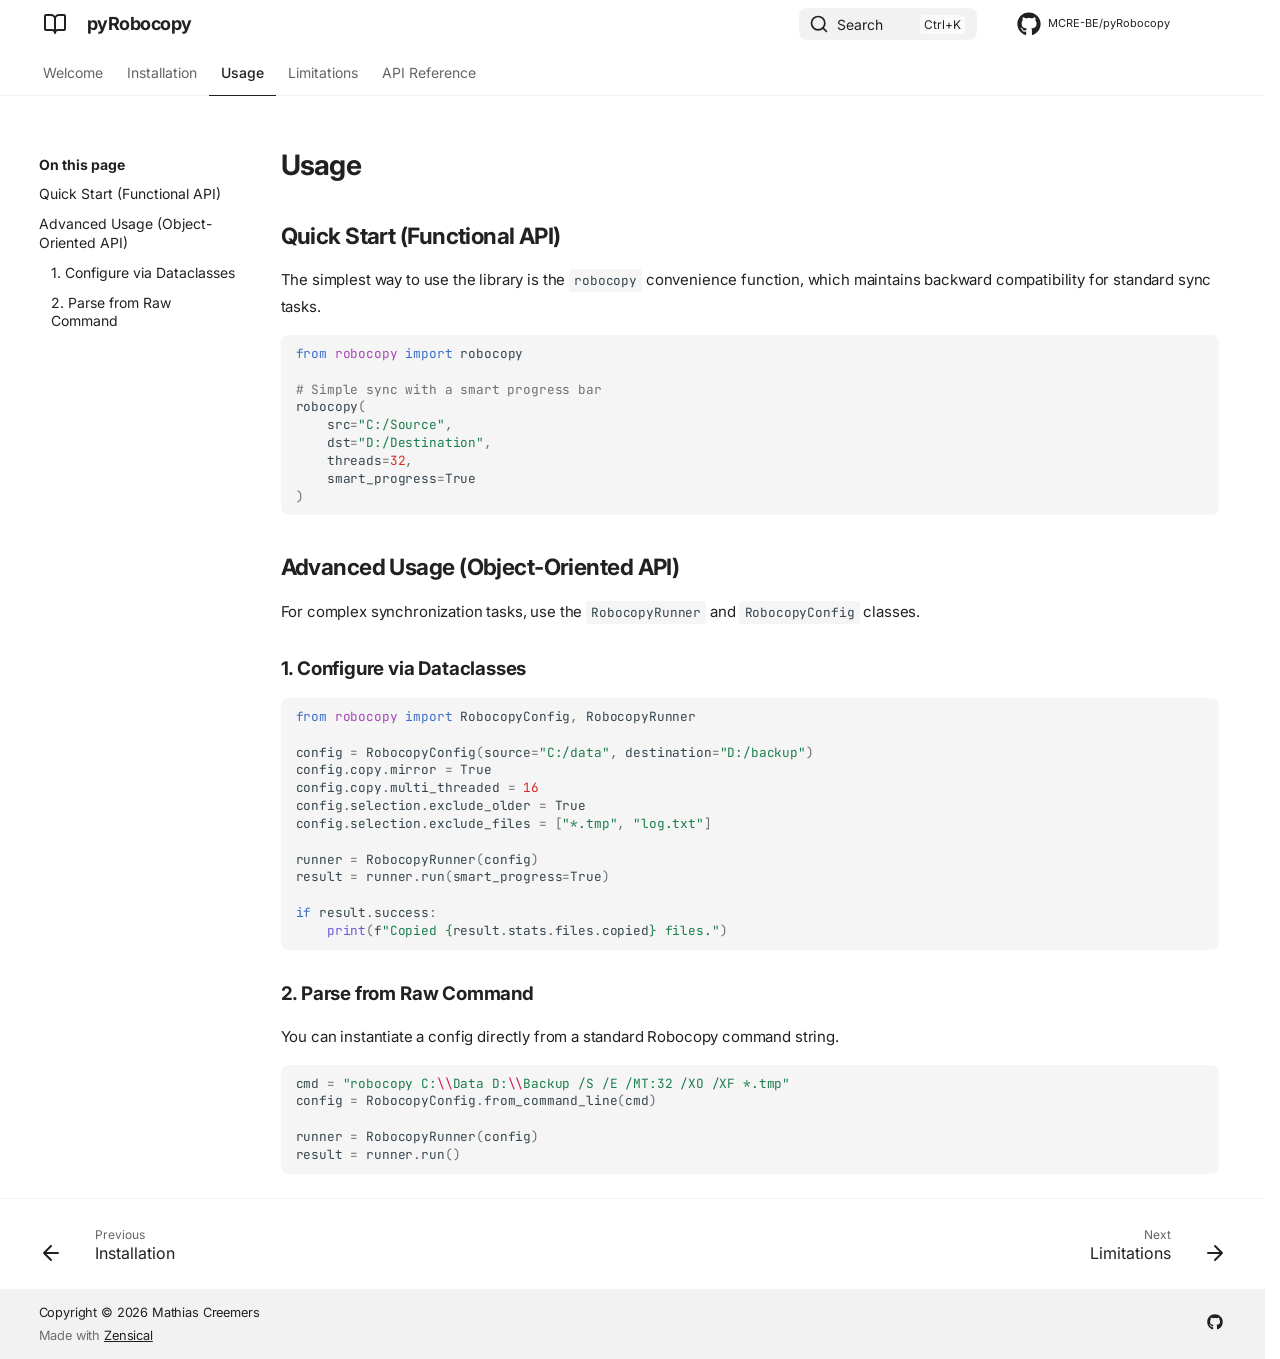
<file: usage/index.html>
<!doctype html>
<html lang="en" class="no-js">
  <head>
    
      <meta charset="utf-8">
      <meta name="viewport" content="width=device-width,initial-scale=1">
      
      
      
      
        <link rel="prev" href="../installation/">
      
      
        <link rel="next" href="../limitation/">
      
      
        
      
      
      <link rel="icon" href="../assets/images/favicon.png">
      <meta name="generator" content="zensical-0.0.33">
    
    
      
        <title>Usage - pyRobocopy</title>
      
    
    
      
        
      
      <link rel="stylesheet" href="../assets/stylesheets/modern/main.53a7feaf.min.css">
      
        
          
        
        <link rel="stylesheet" href="../assets/stylesheets/modern/palette.dfe2e883.min.css">
      
      


    
    
      
    
    
      
        
        
        <link rel="preconnect" href="https://fonts.gstatic.com" crossorigin>
        <link rel="stylesheet" href="https://fonts.googleapis.com/css?family=Inter:300,300i,400,400i,500,500i,700,700i%7CJetBrains+Mono:400,400i,700,700i&amp;display=fallback">
        <style>:root{--md-text-font:"Inter";--md-code-font:"JetBrains Mono"}</style>
      
    
    
      <link rel="stylesheet" href="../stylesheets/extra.css">
    
    <script>__md_scope=new URL("..",location),__md_hash=e=>[...e].reduce(((e,t)=>(e<<5)-e+t.charCodeAt(0)),0),__md_get=(e,t=localStorage,a=__md_scope)=>JSON.parse(t.getItem(a.pathname+"."+e)),__md_set=(e,t,a=localStorage,_=__md_scope)=>{try{a.setItem(_.pathname+"."+e,JSON.stringify(t))}catch(e){}},document.documentElement.setAttribute("data-platform",navigator.platform)</script>
    
      

    
    
  </head>
  
  
    
    
      
    
    
    
    
    <body dir="ltr" data-md-color-scheme="default" data-md-color-primary="indigo" data-md-color-accent="indigo">
  
    
    <input class="md-toggle" data-md-toggle="drawer" type="checkbox" id="__drawer" autocomplete="off">
    <input class="md-toggle" data-md-toggle="search" type="checkbox" id="__search" autocomplete="off">
    <label class="md-overlay" for="__drawer" aria-label="Navigation"></label>
    <div data-md-component="skip">
      
        
        <a href="#usage" class="md-skip">
          Skip to content
        </a>
      
    </div>
    <div data-md-component="announce">
      
    </div>
    
    
      

  

<header class="md-header md-header--shadow md-header--lifted" data-md-component="header">
  <nav class="md-header__inner md-grid" aria-label="Header">
    <a href="./.." title="pyRobocopy" class="md-header__button md-logo" aria-label="pyRobocopy" data-md-component="logo">
      
  
  <svg xmlns="http://www.w3.org/2000/svg" fill="none" stroke="currentColor" stroke-linecap="round" stroke-linejoin="round" stroke-width="2" class="lucide lucide-book-open" viewBox="0 0 24 24"><path d="M12 7v14M3 18a1 1 0 0 1-1-1V4a1 1 0 0 1 1-1h5a4 4 0 0 1 4 4 4 4 0 0 1 4-4h5a1 1 0 0 1 1 1v13a1 1 0 0 1-1 1h-6a3 3 0 0 0-3 3 3 3 0 0 0-3-3z"/></svg>

    </a>
    <label class="md-header__button md-icon" for="__drawer" aria-label="Navigation">
      
      <svg xmlns="http://www.w3.org/2000/svg" fill="none" stroke="currentColor" stroke-linecap="round" stroke-linejoin="round" stroke-width="2" class="lucide lucide-menu" viewBox="0 0 24 24"><path d="M4 5h16M4 12h16M4 19h16"/></svg>
    </label>
    <div class="md-header__title" data-md-component="header-title">
      <div class="md-header__ellipsis">
        <div class="md-header__topic">
          <span class="md-ellipsis">
            pyRobocopy
          </span>
        </div>
        <div class="md-header__topic" data-md-component="header-topic">
          <span class="md-ellipsis">
            
              Usage
            
          </span>
        </div>
      </div>
    </div>
    
      
        <form class="md-header__option" data-md-component="palette">
  
    
    
    
    <input class="md-option" data-md-color-media="none" data-md-color-scheme="default" data-md-color-primary="indigo" data-md-color-accent="indigo"  aria-hidden="true"  type="radio" name="__palette" id="__palette_0">
    
  
</form>
      
    
    
      <script>var palette=__md_get("__palette");if(palette&&palette.color){if("(prefers-color-scheme)"===palette.color.media){var media=matchMedia("(prefers-color-scheme: light)"),input=document.querySelector(media.matches?"[data-md-color-media='(prefers-color-scheme: light)']":"[data-md-color-media='(prefers-color-scheme: dark)']");palette.color.media=input.getAttribute("data-md-color-media"),palette.color.scheme=input.getAttribute("data-md-color-scheme"),palette.color.primary=input.getAttribute("data-md-color-primary"),palette.color.accent=input.getAttribute("data-md-color-accent")}for(var[key,value]of Object.entries(palette.color))document.body.setAttribute("data-md-color-"+key,value)}</script>
    
    
    
      
      
        <label class="md-header__button md-icon" for="__search" aria-label="Search">
          
          <svg xmlns="http://www.w3.org/2000/svg" fill="none" stroke="currentColor" stroke-linecap="round" stroke-linejoin="round" stroke-width="2" class="lucide lucide-search" viewBox="0 0 24 24"><path d="m21 21-4.34-4.34"/><circle cx="11" cy="11" r="8"/></svg>
        </label>
        <div class="md-search" data-md-component="search" role="dialog" aria-label="Search">
  <button type="button" class="md-search__button">
    Search
  </button>
</div>
      
    
    <div class="md-header__source">
      
        <a href="https://github.com/MCRE-BE/pyRobocopy" title="Go to repository" class="md-source" data-md-component="source">
  <div class="md-source__icon md-icon">
    
    <svg xmlns="http://www.w3.org/2000/svg" viewBox="0 0 512 512"><!--! Font Awesome Free 7.2.0 by @fontawesome - https://fontawesome.com License - https://fontawesome.com/license/free (Icons: CC BY 4.0, Fonts: SIL OFL 1.1, Code: MIT License) Copyright 2026 Fonticons, Inc.--><path fill="currentColor" d="M173.9 397.4c0 2-2.3 3.6-5.2 3.6-3.3.3-5.6-1.3-5.6-3.6 0-2 2.3-3.6 5.2-3.6 3-.3 5.6 1.3 5.6 3.6m-31.1-4.5c-.7 2 1.3 4.3 4.3 4.9 2.6 1 5.6 0 6.2-2s-1.3-4.3-4.3-5.2c-2.6-.7-5.5.3-6.2 2.3m44.2-1.7c-2.9.7-4.9 2.6-4.6 4.9.3 2 2.9 3.3 5.9 2.6 2.9-.7 4.9-2.6 4.6-4.6-.3-1.9-3-3.2-5.9-2.9M252.8 8C114.1 8 8 113.3 8 252c0 110.9 69.8 205.8 169.5 239.2 12.8 2.3 17.3-5.6 17.3-12.1 0-6.2-.3-40.4-.3-61.4 0 0-70 15-84.7-29.8 0 0-11.4-29.1-27.8-36.6 0 0-22.9-15.7 1.6-15.4 0 0 24.9 2 38.6 25.8 21.9 38.6 58.6 27.5 72.9 20.9 2.3-16 8.8-27.1 16-33.7-55.9-6.2-112.3-14.3-112.3-110.5 0-27.5 7.6-41.3 23.6-58.9-2.6-6.5-11.1-33.3 2.6-67.9 20.9-6.5 69 27 69 27 20-5.6 41.5-8.5 62.8-8.5s42.8 2.9 62.8 8.5c0 0 48.1-33.6 69-27 13.7 34.7 5.2 61.4 2.6 67.9 16 17.7 25.8 31.5 25.8 58.9 0 96.5-58.9 104.2-114.8 110.5 9.2 7.9 17 22.9 17 46.4 0 33.7-.3 75.4-.3 83.6 0 6.5 4.6 14.4 17.3 12.1C436.2 457.8 504 362.9 504 252 504 113.3 391.5 8 252.8 8M105.2 352.9c-1.3 1-1 3.3.7 5.2 1.6 1.6 3.9 2.3 5.2 1 1.3-1 1-3.3-.7-5.2-1.6-1.6-3.9-2.3-5.2-1m-10.8-8.1c-.7 1.3.3 2.9 2.3 3.9 1.6 1 3.6.7 4.3-.7.7-1.3-.3-2.9-2.3-3.9-2-.6-3.6-.3-4.3.7m32.4 35.6c-1.6 1.3-1 4.3 1.3 6.2 2.3 2.3 5.2 2.6 6.5 1 1.3-1.3.7-4.3-1.3-6.2-2.2-2.3-5.2-2.6-6.5-1m-11.4-14.7c-1.6 1-1.6 3.6 0 5.9s4.3 3.3 5.6 2.3c1.6-1.3 1.6-3.9 0-6.2-1.4-2.3-4-3.3-5.6-2"/></svg>
  </div>
  <div class="md-source__repository">
    MCRE-BE/pyRobocopy
  </div>
</a>
      
    </div>
  </nav>
  
    
      
<nav class="md-tabs" aria-label="Tabs" data-md-component="tabs">
  <div class="md-grid">
    <ul class="md-tabs__list">
      
        
  
  
  
  
    <li class="md-tabs__item">
      <a href="./.." class="md-tabs__link">
        
  
  Welcome

      </a>
    </li>
  

      
        
  
  
  
  
    <li class="md-tabs__item">
      <a href="../installation/" class="md-tabs__link">
        
  
  Installation

      </a>
    </li>
  

      
        
  
  
  
    
  
  
    <li class="md-tabs__item md-tabs__item--active">
      <a href="././" class="md-tabs__link">
        
  
  Usage

      </a>
    </li>
  

      
        
  
  
  
  
    <li class="md-tabs__item">
      <a href="../limitation/" class="md-tabs__link">
        
  
  Limitations

      </a>
    </li>
  

      
        
  
  
  
  
    <li class="md-tabs__item">
      <a href="../references/" class="md-tabs__link">
        
  
  API Reference

      </a>
    </li>
  

      
    </ul>
  </div>
</nav>
    
  
</header>
    
    <div class="md-container" data-md-component="container">
      
      
        
      
      <main class="md-main" data-md-component="main">
        <div class="md-main__inner md-grid">
          
            
              
                
              
              <div class="md-sidebar md-sidebar--primary" data-md-component="sidebar" data-md-type="navigation" hidden>
                <div class="md-sidebar__scrollwrap">
                  <div class="md-sidebar__inner">
                    


  


<nav class="md-nav md-nav--primary md-nav--lifted" aria-label="Navigation" data-md-level="0">
  <label class="md-nav__title" for="__drawer">
    <a href="./.." title="pyRobocopy" class="md-nav__button md-logo" aria-label="pyRobocopy" data-md-component="logo">
      
  
  <svg xmlns="http://www.w3.org/2000/svg" fill="none" stroke="currentColor" stroke-linecap="round" stroke-linejoin="round" stroke-width="2" class="lucide lucide-book-open" viewBox="0 0 24 24"><path d="M12 7v14M3 18a1 1 0 0 1-1-1V4a1 1 0 0 1 1-1h5a4 4 0 0 1 4 4 4 4 0 0 1 4-4h5a1 1 0 0 1 1 1v13a1 1 0 0 1-1 1h-6a3 3 0 0 0-3 3 3 3 0 0 0-3-3z"/></svg>

    </a>
    pyRobocopy
  </label>
  
    <div class="md-nav__source">
      <a href="https://github.com/MCRE-BE/pyRobocopy" title="Go to repository" class="md-source" data-md-component="source">
  <div class="md-source__icon md-icon">
    
    <svg xmlns="http://www.w3.org/2000/svg" viewBox="0 0 512 512"><!--! Font Awesome Free 7.2.0 by @fontawesome - https://fontawesome.com License - https://fontawesome.com/license/free (Icons: CC BY 4.0, Fonts: SIL OFL 1.1, Code: MIT License) Copyright 2026 Fonticons, Inc.--><path fill="currentColor" d="M173.9 397.4c0 2-2.3 3.6-5.2 3.6-3.3.3-5.6-1.3-5.6-3.6 0-2 2.3-3.6 5.2-3.6 3-.3 5.6 1.3 5.6 3.6m-31.1-4.5c-.7 2 1.3 4.3 4.3 4.9 2.6 1 5.6 0 6.2-2s-1.3-4.3-4.3-5.2c-2.6-.7-5.5.3-6.2 2.3m44.2-1.7c-2.9.7-4.9 2.6-4.6 4.9.3 2 2.9 3.3 5.9 2.6 2.9-.7 4.9-2.6 4.6-4.6-.3-1.9-3-3.2-5.9-2.9M252.8 8C114.1 8 8 113.3 8 252c0 110.9 69.8 205.8 169.5 239.2 12.8 2.3 17.3-5.6 17.3-12.1 0-6.2-.3-40.4-.3-61.4 0 0-70 15-84.7-29.8 0 0-11.4-29.1-27.8-36.6 0 0-22.9-15.7 1.6-15.4 0 0 24.9 2 38.6 25.8 21.9 38.6 58.6 27.5 72.9 20.9 2.3-16 8.8-27.1 16-33.7-55.9-6.2-112.3-14.3-112.3-110.5 0-27.5 7.6-41.3 23.6-58.9-2.6-6.5-11.1-33.3 2.6-67.9 20.9-6.5 69 27 69 27 20-5.6 41.5-8.5 62.8-8.5s42.8 2.9 62.8 8.5c0 0 48.1-33.6 69-27 13.7 34.7 5.2 61.4 2.6 67.9 16 17.7 25.8 31.5 25.8 58.9 0 96.5-58.9 104.2-114.8 110.5 9.2 7.9 17 22.9 17 46.4 0 33.7-.3 75.4-.3 83.6 0 6.5 4.6 14.4 17.3 12.1C436.2 457.8 504 362.9 504 252 504 113.3 391.5 8 252.8 8M105.2 352.9c-1.3 1-1 3.3.7 5.2 1.6 1.6 3.9 2.3 5.2 1 1.3-1 1-3.3-.7-5.2-1.6-1.6-3.9-2.3-5.2-1m-10.8-8.1c-.7 1.3.3 2.9 2.3 3.9 1.6 1 3.6.7 4.3-.7.7-1.3-.3-2.9-2.3-3.9-2-.6-3.6-.3-4.3.7m32.4 35.6c-1.6 1.3-1 4.3 1.3 6.2 2.3 2.3 5.2 2.6 6.5 1 1.3-1.3.7-4.3-1.3-6.2-2.2-2.3-5.2-2.6-6.5-1m-11.4-14.7c-1.6 1-1.6 3.6 0 5.9s4.3 3.3 5.6 2.3c1.6-1.3 1.6-3.9 0-6.2-1.4-2.3-4-3.3-5.6-2"/></svg>
  </div>
  <div class="md-source__repository">
    MCRE-BE/pyRobocopy
  </div>
</a>
    </div>
  
  <ul class="md-nav__list" data-md-scrollfix>
    
      
      
  
  
  
  
    <li class="md-nav__item">
      <a href="./.." class="md-nav__link">
        
  
  
  <span class="md-ellipsis">
    
  
    Welcome
  

    
  </span>
  
  

      </a>
    </li>
  

    
      
      
  
  
  
  
    <li class="md-nav__item">
      <a href="../installation/" class="md-nav__link">
        
  
  
  <span class="md-ellipsis">
    
  
    Installation
  

    
  </span>
  
  

      </a>
    </li>
  

    
      
      
  
  
    
  
  
  
    <li class="md-nav__item md-nav__item--active">
      
      
      
      
        
      
      
        <label class="md-nav__link md-nav__link--active" for="__toc">
          
  
  
  <span class="md-ellipsis">
    
  
    Usage
  

    
  </span>
  
  

          <span class="md-nav__icon md-icon"></span>
        </label>
      
      <a href="././" class="md-nav__link md-nav__link--active">
        
  
  
  <span class="md-ellipsis">
    
  
    Usage
  

    
  </span>
  
  

      </a>
      
        


<nav class="md-nav md-nav--secondary" aria-label="On this page">
  
  
  
    
  
  
    <label class="md-nav__title" for="__toc">
      <span class="md-nav__icon md-icon"></span>
      On this page
    </label>
    <ul class="md-nav__list" data-md-component="toc" data-md-scrollfix>
      
        <li class="md-nav__item">
  <a href="#quick-start-functional-api" class="md-nav__link">
    <span class="md-ellipsis">
      
        Quick Start (Functional API)
      
    </span>
  </a>
  
</li>
      
        <li class="md-nav__item">
  <a href="#advanced-usage-object-oriented-api" class="md-nav__link">
    <span class="md-ellipsis">
      
        Advanced Usage (Object-Oriented API)
      
    </span>
  </a>
  
    <nav class="md-nav" aria-label="Advanced Usage (Object-Oriented API)">
      <ul class="md-nav__list">
        
          <li class="md-nav__item">
  <a href="#1-configure-via-dataclasses" class="md-nav__link">
    <span class="md-ellipsis">
      
        1. Configure via Dataclasses
      
    </span>
  </a>
  
</li>
        
          <li class="md-nav__item">
  <a href="#2-parse-from-raw-command" class="md-nav__link">
    <span class="md-ellipsis">
      
        2. Parse from Raw Command
      
    </span>
  </a>
  
</li>
        
      </ul>
    </nav>
  
</li>
      
    </ul>
  
</nav>
      
    </li>
  

    
      
      
  
  
  
  
    <li class="md-nav__item">
      <a href="../limitation/" class="md-nav__link">
        
  
  
  <span class="md-ellipsis">
    
  
    Limitations
  

    
  </span>
  
  

      </a>
    </li>
  

    
      
      
  
  
  
  
    <li class="md-nav__item">
      <a href="../references/" class="md-nav__link">
        
  
  
  <span class="md-ellipsis">
    
  
    API Reference
  

    
  </span>
  
  

      </a>
    </li>
  

    
  </ul>
</nav>
                  </div>
                </div>
              </div>
            
            
              
                
              
              <div class="md-sidebar md-sidebar--secondary" data-md-component="sidebar" data-md-type="toc" >
                <div class="md-sidebar__scrollwrap">
                  
                    
                    
                    
                      
                    
                    
                      <input class="md-nav__toggle md-toggle" type="checkbox" id="__toc">
                      <div class="md-sidebar-button__wrapper">
                        <label class="md-sidebar-button" for="__toc"></label>
                      </div>
                    
                  
                  <div class="md-sidebar__inner">
                    


<nav class="md-nav md-nav--secondary" aria-label="On this page">
  
  
  
    
  
  
    <label class="md-nav__title" for="__toc">
      <span class="md-nav__icon md-icon"></span>
      On this page
    </label>
    <ul class="md-nav__list" data-md-component="toc" data-md-scrollfix>
      
        <li class="md-nav__item">
  <a href="#quick-start-functional-api" class="md-nav__link">
    <span class="md-ellipsis">
      
        Quick Start (Functional API)
      
    </span>
  </a>
  
</li>
      
        <li class="md-nav__item">
  <a href="#advanced-usage-object-oriented-api" class="md-nav__link">
    <span class="md-ellipsis">
      
        Advanced Usage (Object-Oriented API)
      
    </span>
  </a>
  
    <nav class="md-nav" aria-label="Advanced Usage (Object-Oriented API)">
      <ul class="md-nav__list">
        
          <li class="md-nav__item">
  <a href="#1-configure-via-dataclasses" class="md-nav__link">
    <span class="md-ellipsis">
      
        1. Configure via Dataclasses
      
    </span>
  </a>
  
</li>
        
          <li class="md-nav__item">
  <a href="#2-parse-from-raw-command" class="md-nav__link">
    <span class="md-ellipsis">
      
        2. Parse from Raw Command
      
    </span>
  </a>
  
</li>
        
      </ul>
    </nav>
  
</li>
      
    </ul>
  
</nav>
                  </div>
                </div>
              </div>
            
          
          
            <div class="md-content" data-md-component="content">
              
              <article class="md-content__inner md-typeset">
                
                  
  
  


<h1 id="usage">Usage</h1>
<h2 id="quick-start-functional-api">Quick Start (Functional API)</h2>
<p>The simplest way to use the library is the <code>robocopy</code> convenience function, which maintains backward compatibility for standard sync tasks.</p>
<div class="language-python highlight"><pre><span></span><code><span id="__span-0-1"><a id="__codelineno-0-1" name="__codelineno-0-1" href="#__codelineno-0-1"></a><span class="kn">from</span><span class="w"> </span><span class="nn">robocopy</span><span class="w"> </span><span class="kn">import</span> <span class="n">robocopy</span>
</span><span id="__span-0-2"><a id="__codelineno-0-2" name="__codelineno-0-2" href="#__codelineno-0-2"></a>
</span><span id="__span-0-3"><a id="__codelineno-0-3" name="__codelineno-0-3" href="#__codelineno-0-3"></a><span class="c1"># Simple sync with a smart progress bar</span>
</span><span id="__span-0-4"><a id="__codelineno-0-4" name="__codelineno-0-4" href="#__codelineno-0-4"></a><span class="n">robocopy</span><span class="p">(</span>
</span><span id="__span-0-5"><a id="__codelineno-0-5" name="__codelineno-0-5" href="#__codelineno-0-5"></a>    <span class="n">src</span><span class="o">=</span><span class="s2">&quot;C:/Source&quot;</span><span class="p">,</span>
</span><span id="__span-0-6"><a id="__codelineno-0-6" name="__codelineno-0-6" href="#__codelineno-0-6"></a>    <span class="n">dst</span><span class="o">=</span><span class="s2">&quot;D:/Destination&quot;</span><span class="p">,</span>
</span><span id="__span-0-7"><a id="__codelineno-0-7" name="__codelineno-0-7" href="#__codelineno-0-7"></a>    <span class="n">threads</span><span class="o">=</span><span class="mi">32</span><span class="p">,</span>
</span><span id="__span-0-8"><a id="__codelineno-0-8" name="__codelineno-0-8" href="#__codelineno-0-8"></a>    <span class="n">smart_progress</span><span class="o">=</span><span class="kc">True</span>
</span><span id="__span-0-9"><a id="__codelineno-0-9" name="__codelineno-0-9" href="#__codelineno-0-9"></a><span class="p">)</span>
</span></code></pre></div>
<h2 id="advanced-usage-object-oriented-api">Advanced Usage (Object-Oriented API)</h2>
<p>For complex synchronization tasks, use the <code>RobocopyRunner</code> and <code>RobocopyConfig</code> classes.</p>
<h3 id="1-configure-via-dataclasses">1. Configure via Dataclasses</h3>
<div class="language-python highlight"><pre><span></span><code><span id="__span-1-1"><a id="__codelineno-1-1" name="__codelineno-1-1" href="#__codelineno-1-1"></a><span class="kn">from</span><span class="w"> </span><span class="nn">robocopy</span><span class="w"> </span><span class="kn">import</span> <span class="n">RobocopyConfig</span><span class="p">,</span> <span class="n">RobocopyRunner</span>
</span><span id="__span-1-2"><a id="__codelineno-1-2" name="__codelineno-1-2" href="#__codelineno-1-2"></a>
</span><span id="__span-1-3"><a id="__codelineno-1-3" name="__codelineno-1-3" href="#__codelineno-1-3"></a><span class="n">config</span> <span class="o">=</span> <span class="n">RobocopyConfig</span><span class="p">(</span><span class="n">source</span><span class="o">=</span><span class="s2">&quot;C:/data&quot;</span><span class="p">,</span> <span class="n">destination</span><span class="o">=</span><span class="s2">&quot;D:/backup&quot;</span><span class="p">)</span>
</span><span id="__span-1-4"><a id="__codelineno-1-4" name="__codelineno-1-4" href="#__codelineno-1-4"></a><span class="n">config</span><span class="o">.</span><span class="n">copy</span><span class="o">.</span><span class="n">mirror</span> <span class="o">=</span> <span class="kc">True</span>
</span><span id="__span-1-5"><a id="__codelineno-1-5" name="__codelineno-1-5" href="#__codelineno-1-5"></a><span class="n">config</span><span class="o">.</span><span class="n">copy</span><span class="o">.</span><span class="n">multi_threaded</span> <span class="o">=</span> <span class="mi">16</span>
</span><span id="__span-1-6"><a id="__codelineno-1-6" name="__codelineno-1-6" href="#__codelineno-1-6"></a><span class="n">config</span><span class="o">.</span><span class="n">selection</span><span class="o">.</span><span class="n">exclude_older</span> <span class="o">=</span> <span class="kc">True</span>
</span><span id="__span-1-7"><a id="__codelineno-1-7" name="__codelineno-1-7" href="#__codelineno-1-7"></a><span class="n">config</span><span class="o">.</span><span class="n">selection</span><span class="o">.</span><span class="n">exclude_files</span> <span class="o">=</span> <span class="p">[</span><span class="s2">&quot;*.tmp&quot;</span><span class="p">,</span> <span class="s2">&quot;log.txt&quot;</span><span class="p">]</span>
</span><span id="__span-1-8"><a id="__codelineno-1-8" name="__codelineno-1-8" href="#__codelineno-1-8"></a>
</span><span id="__span-1-9"><a id="__codelineno-1-9" name="__codelineno-1-9" href="#__codelineno-1-9"></a><span class="n">runner</span> <span class="o">=</span> <span class="n">RobocopyRunner</span><span class="p">(</span><span class="n">config</span><span class="p">)</span>
</span><span id="__span-1-10"><a id="__codelineno-1-10" name="__codelineno-1-10" href="#__codelineno-1-10"></a><span class="n">result</span> <span class="o">=</span> <span class="n">runner</span><span class="o">.</span><span class="n">run</span><span class="p">(</span><span class="n">smart_progress</span><span class="o">=</span><span class="kc">True</span><span class="p">)</span>
</span><span id="__span-1-11"><a id="__codelineno-1-11" name="__codelineno-1-11" href="#__codelineno-1-11"></a>
</span><span id="__span-1-12"><a id="__codelineno-1-12" name="__codelineno-1-12" href="#__codelineno-1-12"></a><span class="k">if</span> <span class="n">result</span><span class="o">.</span><span class="n">success</span><span class="p">:</span>
</span><span id="__span-1-13"><a id="__codelineno-1-13" name="__codelineno-1-13" href="#__codelineno-1-13"></a>    <span class="nb">print</span><span class="p">(</span><span class="sa">f</span><span class="s2">&quot;Copied </span><span class="si">{</span><span class="n">result</span><span class="o">.</span><span class="n">stats</span><span class="o">.</span><span class="n">files</span><span class="o">.</span><span class="n">copied</span><span class="si">}</span><span class="s2"> files.&quot;</span><span class="p">)</span>
</span></code></pre></div>
<h3 id="2-parse-from-raw-command">2. Parse from Raw Command</h3>
<p>You can instantiate a config directly from a standard Robocopy command string.</p>
<div class="language-python highlight"><pre><span></span><code><span id="__span-2-1"><a id="__codelineno-2-1" name="__codelineno-2-1" href="#__codelineno-2-1"></a><span class="n">cmd</span> <span class="o">=</span> <span class="s2">&quot;robocopy C:</span><span class="se">\\</span><span class="s2">Data D:</span><span class="se">\\</span><span class="s2">Backup /S /E /MT:32 /XO /XF *.tmp&quot;</span>
</span><span id="__span-2-2"><a id="__codelineno-2-2" name="__codelineno-2-2" href="#__codelineno-2-2"></a><span class="n">config</span> <span class="o">=</span> <span class="n">RobocopyConfig</span><span class="o">.</span><span class="n">from_command_line</span><span class="p">(</span><span class="n">cmd</span><span class="p">)</span>
</span><span id="__span-2-3"><a id="__codelineno-2-3" name="__codelineno-2-3" href="#__codelineno-2-3"></a>
</span><span id="__span-2-4"><a id="__codelineno-2-4" name="__codelineno-2-4" href="#__codelineno-2-4"></a><span class="n">runner</span> <span class="o">=</span> <span class="n">RobocopyRunner</span><span class="p">(</span><span class="n">config</span><span class="p">)</span>
</span><span id="__span-2-5"><a id="__codelineno-2-5" name="__codelineno-2-5" href="#__codelineno-2-5"></a><span class="n">result</span> <span class="o">=</span> <span class="n">runner</span><span class="o">.</span><span class="n">run</span><span class="p">()</span>
</span></code></pre></div>

  









  
  




  



                
              </article>
            </div>
          
          
<script>var target=document.getElementById(location.hash.slice(1));target&&target.name&&(target.checked=target.name.startsWith("__tabbed_"))</script>
        </div>
        
      </main>
      
        <footer class="md-footer">
  
    
      
        
      
      <nav class="md-footer__inner md-grid" aria-label="Footer" >
        
          
          <a href="../installation/" class="md-footer__link md-footer__link--prev" aria-label="Previous: Installation">
            <div class="md-footer__button md-icon">
              
              <svg xmlns="http://www.w3.org/2000/svg" fill="none" stroke="currentColor" stroke-linecap="round" stroke-linejoin="round" stroke-width="2" class="lucide lucide-arrow-left" viewBox="0 0 24 24"><path d="m12 19-7-7 7-7M19 12H5"/></svg>
            </div>
            <div class="md-footer__title">
              <span class="md-footer__direction">
                Previous
              </span>
              <div class="md-ellipsis">
                Installation
              </div>
            </div>
          </a>
        
        
          
          <a href="../limitation/" class="md-footer__link md-footer__link--next" aria-label="Next: Limitations">
            <div class="md-footer__title">
              <span class="md-footer__direction">
                Next
              </span>
              <div class="md-ellipsis">
                Limitations
              </div>
            </div>
            <div class="md-footer__button md-icon">
              
              <svg xmlns="http://www.w3.org/2000/svg" fill="none" stroke="currentColor" stroke-linecap="round" stroke-linejoin="round" stroke-width="2" class="lucide lucide-arrow-right" viewBox="0 0 24 24"><path d="M5 12h14M12 5l7 7-7 7"/></svg>
            </div>
          </a>
        
      </nav>
    
  
  <div class="md-footer-meta md-typeset">
    <div class="md-footer-meta__inner md-grid">
      <div class="md-copyright">
  
    <div class="md-copyright__highlight">
      Copyright &copy; 2026 Mathias Creemers
    </div>
  
  
    Made with
    <a href="https://zensical.org/" target="_blank" rel="noopener">
      Zensical
    </a>
  
</div>
      
        
<div class="md-social">
  
    
    
    
    
      
      
    
    <a href="https://github.com/MCRE-BE/pyRobocopy" target="_blank" rel="noopener" title="github.com" class="md-social__link">
      <svg xmlns="http://www.w3.org/2000/svg" viewBox="0 0 512 512"><!--! Font Awesome Free 7.2.0 by @fontawesome - https://fontawesome.com License - https://fontawesome.com/license/free (Icons: CC BY 4.0, Fonts: SIL OFL 1.1, Code: MIT License) Copyright 2026 Fonticons, Inc.--><path fill="currentColor" d="M173.9 397.4c0 2-2.3 3.6-5.2 3.6-3.3.3-5.6-1.3-5.6-3.6 0-2 2.3-3.6 5.2-3.6 3-.3 5.6 1.3 5.6 3.6m-31.1-4.5c-.7 2 1.3 4.3 4.3 4.9 2.6 1 5.6 0 6.2-2s-1.3-4.3-4.3-5.2c-2.6-.7-5.5.3-6.2 2.3m44.2-1.7c-2.9.7-4.9 2.6-4.6 4.9.3 2 2.9 3.3 5.9 2.6 2.9-.7 4.9-2.6 4.6-4.6-.3-1.9-3-3.2-5.9-2.9M252.8 8C114.1 8 8 113.3 8 252c0 110.9 69.8 205.8 169.5 239.2 12.8 2.3 17.3-5.6 17.3-12.1 0-6.2-.3-40.4-.3-61.4 0 0-70 15-84.7-29.8 0 0-11.4-29.1-27.8-36.6 0 0-22.9-15.7 1.6-15.4 0 0 24.9 2 38.6 25.8 21.9 38.6 58.6 27.5 72.9 20.9 2.3-16 8.8-27.1 16-33.7-55.9-6.2-112.3-14.3-112.3-110.5 0-27.5 7.6-41.3 23.6-58.9-2.6-6.5-11.1-33.3 2.6-67.9 20.9-6.5 69 27 69 27 20-5.6 41.5-8.5 62.8-8.5s42.8 2.9 62.8 8.5c0 0 48.1-33.6 69-27 13.7 34.7 5.2 61.4 2.6 67.9 16 17.7 25.8 31.5 25.8 58.9 0 96.5-58.9 104.2-114.8 110.5 9.2 7.9 17 22.9 17 46.4 0 33.7-.3 75.4-.3 83.6 0 6.5 4.6 14.4 17.3 12.1C436.2 457.8 504 362.9 504 252 504 113.3 391.5 8 252.8 8M105.2 352.9c-1.3 1-1 3.3.7 5.2 1.6 1.6 3.9 2.3 5.2 1 1.3-1 1-3.3-.7-5.2-1.6-1.6-3.9-2.3-5.2-1m-10.8-8.1c-.7 1.3.3 2.9 2.3 3.9 1.6 1 3.6.7 4.3-.7.7-1.3-.3-2.9-2.3-3.9-2-.6-3.6-.3-4.3.7m32.4 35.6c-1.6 1.3-1 4.3 1.3 6.2 2.3 2.3 5.2 2.6 6.5 1 1.3-1.3.7-4.3-1.3-6.2-2.2-2.3-5.2-2.6-6.5-1m-11.4-14.7c-1.6 1-1.6 3.6 0 5.9s4.3 3.3 5.6 2.3c1.6-1.3 1.6-3.9 0-6.2-1.4-2.3-4-3.3-5.6-2"/></svg>
    </a>
  
</div>
      
    </div>
  </div>
</footer>
      
    </div>
    <div class="md-dialog" data-md-component="dialog">
      <div class="md-dialog__inner md-typeset"></div>
    </div>
    
    
    
      
      
      <script id="__config" type="application/json">{"annotate":null,"base":"..","features":["navigation.tabs","navigation.tabs.sticky","navigation.footer"],"search":"../assets/javascripts/workers/search.e2d2d235.min.js","tags":null,"translations":{"clipboard.copied":"Copied to clipboard","clipboard.copy":"Copy to clipboard","search.result.more.one":"1 more on this page","search.result.more.other":"# more on this page","search.result.none":"No matching documents","search.result.one":"1 matching document","search.result.other":"# matching documents","search.result.placeholder":"Type to start searching","search.result.term.missing":"Missing","select.version":"Select version"},"version":null}</script>
    
    
      <script src="../assets/javascripts/bundle.63456bd9.min.js"></script>
      
    
  </body>
</html>
</file>
<file: stylesheets/extra.css>
:root {
  --md-primary-fg-color:        #006C66;
}
.md-sidebar--secondary {
  order: 0;
}
</file>
<file: assets/stylesheets/modern/main.53a7feaf.min.css>
@charset "UTF-8";html{-webkit-text-size-adjust:none;-moz-text-size-adjust:none;text-size-adjust:none;box-sizing:border-box}*,:after,:before{box-sizing:inherit}@media (prefers-reduced-motion){*,:after,:before{transition:none!important}}body{margin:0}a,button,input,label{-webkit-tap-highlight-color:transparent}a{color:inherit;text-decoration:none}hr{border:0;box-sizing:initial;display:block;height:.05rem;overflow:visible;padding:0}small{font-size:80%}sub,sup{line-height:1em}img{border-style:none}table{border-collapse:initial;border-spacing:0}td,th{font-weight:400;vertical-align:top}button{background:#0000;border:0;font-family:inherit;font-size:inherit;margin:0;padding:0}input{border:0;outline:none}:root{--md-primary-fg-color:#4051b5;--md-primary-fg-color--light:#5d6cc0;--md-primary-fg-color--dark:#303fa1;--md-primary-bg-color:#fff;--md-primary-bg-color--light:#ffffffb3;--md-accent-fg-color:#526cfe;--md-accent-fg-color--transparent:#526cfe1a;--md-accent-bg-color:#fff;--md-accent-bg-color--light:#ffffffb3}[data-md-color-scheme=default]{color-scheme:light}[data-md-color-scheme=default] img[src$="#gh-dark-mode-only"],[data-md-color-scheme=default] img[src$="#only-dark"]{display:none}:root,[data-md-color-scheme=default]{--md-hue:225deg;--md-default-fg-color:#000000de;--md-default-fg-color--light:#0000008c;--md-default-fg-color--lighter:#00000052;--md-default-fg-color--lightest:#0000000d;--md-default-bg-color:#fff;--md-default-bg-color--light:#ffffffb3;--md-default-bg-color--lighter:#ffffff4d;--md-default-bg-color--lightest:#ffffff1f;--md-code-fg-color:#36464e;--md-code-bg-color:#f5f5f5;--md-code-bg-color--light:#f5f5f5b3;--md-code-bg-color--lighter:#f5f5f54d;--md-code-hl-color:#4287ff;--md-code-hl-color--light:#4287ff1a;--md-code-hl-number-color:#d52a2a;--md-code-hl-special-color:#db1457;--md-code-hl-function-color:#a846b9;--md-code-hl-constant-color:#6e59d9;--md-code-hl-keyword-color:#3f6ec6;--md-code-hl-string-color:#1c7d4d;--md-code-hl-name-color:var(--md-code-fg-color);--md-code-hl-operator-color:var(--md-default-fg-color--light);--md-code-hl-punctuation-color:var(--md-default-fg-color--light);--md-code-hl-comment-color:var(--md-default-fg-color--light);--md-code-hl-generic-color:var(--md-default-fg-color--light);--md-code-hl-variable-color:var(--md-default-fg-color--light);--md-typeset-color:var(--md-default-fg-color);--md-typeset-a-color:var(--md-primary-fg-color);--md-typeset-del-color:#f5503d26;--md-typeset-ins-color:#0bd57026;--md-typeset-kbd-color:#fafafa;--md-typeset-kbd-accent-color:#fff;--md-typeset-kbd-border-color:#b8b8b8;--md-typeset-mark-color:#ffff0080;--md-typeset-table-color:#0000001f;--md-typeset-table-color--light:rgba(0,0,0,.035);--md-admonition-fg-color:var(--md-default-fg-color);--md-admonition-bg-color:var(--md-default-bg-color);--md-warning-fg-color:#000000de;--md-warning-bg-color:#ff9;--md-shadow-z1:0 0.2rem 0.5rem #0000000d,0 0 0.05rem #0000001a;--md-shadow-z2:0 0.2rem 0.5rem #0000001a,0 0 0.05rem #00000040;--md-shadow-z3:0 0.2rem 0.5rem #0003,0 0 0.05rem #00000059;--color-foreground:0 0 0;--color-background:255 255 255;--color-background-subtle:240 240 240;--color-backdrop:255 255 255}.md-icon svg{fill:currentcolor;display:block;height:1.2rem;width:1.2rem}.md-icon svg.lucide{fill:#0000;stroke:currentcolor}body{-webkit-font-smoothing:antialiased;-moz-osx-font-smoothing:grayscale;--md-text-font-family:var(--md-text-font,_),-apple-system,BlinkMacSystemFont,Helvetica,Arial,sans-serif;--md-code-font-family:var(--md-code-font,_),SFMono-Regular,Consolas,Menlo,monospace}aside,body,input{font-feature-settings:"kern","liga";color:var(--md-typeset-color);font-family:var(--md-text-font-family)}code,kbd,pre{font-feature-settings:"kern";font-family:var(--md-code-font-family)}:root{--md-typeset-table-sort-icon:url('data:image/svg+xml;charset=utf-8,<svg xmlns="http://www.w3.org/2000/svg" fill="none" stroke="currentColor" stroke-linecap="round" stroke-linejoin="round" stroke-width="2" class="lucide lucide-arrow-down-up" viewBox="0 0 24 24"><path d="m3 16 4 4 4-4m-4 4V4m14 4-4-4-4 4m4-4v16"/></svg>');--md-typeset-table-sort-icon--asc:url('data:image/svg+xml;charset=utf-8,<svg xmlns="http://www.w3.org/2000/svg" fill="none" stroke="currentColor" stroke-linecap="round" stroke-linejoin="round" stroke-width="2" class="lucide lucide-arrow-down-narrow-wide" viewBox="0 0 24 24"><path d="m3 16 4 4 4-4m-4 4V4m4 0h4m-4 4h7m-7 4h10"/></svg>');--md-typeset-table-sort-icon--desc:url('data:image/svg+xml;charset=utf-8,<svg xmlns="http://www.w3.org/2000/svg" fill="none" stroke="currentColor" stroke-linecap="round" stroke-linejoin="round" stroke-width="2" class="lucide lucide-arrow-up-narrow-wide" viewBox="0 0 24 24"><path d="m3 8 4-4 4 4M7 4v16m4-8h4m-4 4h7m-7 4h10"/></svg>');--md-typeset-preview-icon:url('data:image/svg+xml;charset=utf-8,<svg xmlns="http://www.w3.org/2000/svg" fill="none" stroke="currentColor" stroke-linecap="round" stroke-linejoin="round" stroke-width="2" class="lucide lucide-mouse-pointer-2" viewBox="0 0 24 24"><path d="M4.037 4.688a.495.495 0 0 1 .651-.651l16 6.5a.5.5 0 0 1-.063.947l-6.124 1.58a2 2 0 0 0-1.438 1.435l-1.579 6.126a.5.5 0 0 1-.947.063z"/></svg>')}.md-typeset{-webkit-print-color-adjust:exact;color-adjust:exact;font-size:.75rem;letter-spacing:-.01em;line-height:1.8;overflow-wrap:break-word}@media print{.md-typeset{font-size:.68rem}}.md-typeset blockquote,.md-typeset dl,.md-typeset figure,.md-typeset ol,.md-typeset pre,.md-typeset ul{margin-bottom:1em;margin-top:1em}.md-typeset h1{color:var(--md-default-fg-color);font-size:1.875em;line-height:1.3;margin:0 0 1.25em}.md-typeset h1,.md-typeset h2{font-weight:700;letter-spacing:-.025em}.md-typeset h2{font-size:1.5em;line-height:1.4;margin:1.6em 0 .64em}.md-typeset h3{font-size:1.25em;font-weight:700;letter-spacing:-.01em;line-height:1.5;margin:1.6em 0 .8em}.md-typeset h2+h3{margin-top:.8em}.md-typeset h4{font-weight:700;letter-spacing:-.01em;margin:1em 0}.md-typeset h5,.md-typeset h6{color:var(--md-default-fg-color--light);font-size:.8em;font-weight:700;letter-spacing:-.01em;margin:1.25em 0}.md-typeset h5{text-transform:uppercase}.md-typeset h5 code{text-transform:none}.md-typeset hr{border-bottom:.05rem solid var(--md-default-fg-color--lightest);display:flow-root;margin:1.5em 0}.md-typeset a{color:var(--md-typeset-a-color);text-decoration:underline;word-break:break-word}.md-typeset a,.md-typeset a:before{transition:color 125ms}.md-typeset a:focus,.md-typeset a:hover{color:var(--md-accent-fg-color)}.md-typeset a:focus code,.md-typeset a:hover code{background-color:var(--md-accent-fg-color--transparent);color:var(--md-accent-fg-color)}.md-typeset a code{color:var(--md-typeset-a-color)}.md-typeset a.focus-visible{outline-color:var(--md-accent-fg-color);outline-offset:.2rem}.md-typeset code,.md-typeset kbd,.md-typeset pre{color:var(--md-code-fg-color);direction:ltr;font-variant-ligatures:none;transition:background-color 125ms}@media print{.md-typeset code,.md-typeset kbd,.md-typeset pre{white-space:pre-wrap}}.md-typeset code{background-color:var(--md-code-bg-color);border-radius:.2rem;-webkit-box-decoration-break:clone;box-decoration-break:clone;font-size:.85em;padding:.25em .4em;transition:color 125ms,background-color 125ms;word-break:break-word}.md-typeset code:not(.focus-visible){-webkit-tap-highlight-color:transparent;outline:none}.md-typeset pre{display:flow-root;line-height:1.4;position:relative}.md-typeset pre>code{border-radius:.4rem;-webkit-box-decoration-break:slice;box-decoration-break:slice;box-shadow:none;display:block;margin:0;outline-color:var(--md-accent-fg-color);overflow:auto;padding:.7720588235em 1.1764705882em;scrollbar-color:var(--md-default-fg-color--lighter) #0000;scrollbar-width:thin;touch-action:auto;word-break:normal}.md-typeset pre>code:hover{scrollbar-color:var(--md-accent-fg-color) #0000}.md-typeset pre>code::-webkit-scrollbar{height:.2rem;width:.2rem}.md-typeset pre>code::-webkit-scrollbar-thumb{background-color:var(--md-default-fg-color--lighter)}.md-typeset pre>code::-webkit-scrollbar-thumb:hover{background-color:var(--md-accent-fg-color)}.md-typeset kbd{border-radius:.2rem;box-shadow:0 0 0 .05rem var(--md-typeset-kbd-border-color),0 .15rem 0 var(--md-typeset-kbd-border-color);color:var(--md-default-fg-color);display:inline-block;font-size:.75em;padding:0 .6666666667em;vertical-align:text-top;word-break:break-word}.md-typeset mark{background-color:var(--md-typeset-mark-color);-webkit-box-decoration-break:clone;box-decoration-break:clone;color:inherit;word-break:break-word}.md-typeset abbr{border-bottom:.05rem dotted var(--md-default-fg-color--light);cursor:help;text-decoration:none}.md-typeset [data-preview]{position:relative}[dir=ltr] .md-typeset [data-preview]:after{margin-left:.125em}[dir=rtl] .md-typeset [data-preview]:after{margin-right:.125em}.md-typeset [data-preview]:after{background-color:currentcolor;content:"";display:inline-block;height:.8em;-webkit-mask-image:var(--md-typeset-preview-icon);mask-image:var(--md-typeset-preview-icon);-webkit-mask-repeat:no-repeat;mask-repeat:no-repeat;-webkit-mask-size:contain;mask-size:contain;transition:background-color 125ms;vertical-align:text-top;width:.8em}.md-typeset small{opacity:.75}[dir=ltr] .md-typeset sub,[dir=ltr] .md-typeset sup{margin-left:.078125em}[dir=rtl] .md-typeset sub,[dir=rtl] .md-typeset sup{margin-right:.078125em}[dir=ltr] .md-typeset blockquote{padding-left:.6rem}[dir=rtl] .md-typeset blockquote{padding-right:.6rem}[dir=ltr] .md-typeset blockquote{border-left:.2rem solid var(--md-default-fg-color--lighter)}[dir=rtl] .md-typeset blockquote{border-right:.2rem solid var(--md-default-fg-color--lighter)}.md-typeset blockquote{color:var(--md-default-fg-color--light);margin-left:0;margin-right:0}.md-typeset ul{list-style-type:disc}.md-typeset ul[type]{list-style-type:revert-layer}[dir=ltr] .md-typeset ol,[dir=ltr] .md-typeset ul{margin-left:.625em}[dir=rtl] .md-typeset ol,[dir=rtl] .md-typeset ul{margin-right:.625em}.md-typeset ol,.md-typeset ul{padding:0}.md-typeset ol:not([hidden]),.md-typeset ul:not([hidden]){display:flow-root}.md-typeset ol ol,.md-typeset ul ol{list-style-type:lower-alpha}.md-typeset ol ol ol,.md-typeset ul ol ol{list-style-type:lower-roman}.md-typeset ol ol ol ol,.md-typeset ul ol ol ol{list-style-type:upper-alpha}.md-typeset ol ol ol ol ol,.md-typeset ul ol ol ol ol{list-style-type:upper-roman}.md-typeset ol[type],.md-typeset ul[type]{list-style-type:revert-layer}[dir=ltr] .md-typeset ol li,[dir=ltr] .md-typeset ul li{margin-left:1.25em}[dir=rtl] .md-typeset ol li,[dir=rtl] .md-typeset ul li{margin-right:1.25em}.md-typeset ol li,.md-typeset ul li{margin-bottom:.5em}.md-typeset ol li blockquote,.md-typeset ol li p,.md-typeset ul li blockquote,.md-typeset ul li p{margin:.5em 0}.md-typeset ol li:last-child,.md-typeset ul li:last-child{margin-bottom:0}[dir=ltr] .md-typeset ol li ol,[dir=ltr] .md-typeset ol li ul,[dir=ltr] .md-typeset ul li ol,[dir=ltr] .md-typeset ul li ul{margin-left:.625em}[dir=rtl] .md-typeset ol li ol,[dir=rtl] .md-typeset ol li ul,[dir=rtl] .md-typeset ul li ol,[dir=rtl] .md-typeset ul li ul{margin-right:.625em}.md-typeset ol li ol,.md-typeset ol li ul,.md-typeset ul li ol,.md-typeset ul li ul{margin-bottom:.5em;margin-top:.5em}[dir=ltr] .md-typeset dd{margin-left:1.875em}[dir=rtl] .md-typeset dd{margin-right:1.875em}.md-typeset dd{margin-bottom:1.5em;margin-top:1em}.md-typeset img,.md-typeset svg,.md-typeset video{height:auto;max-width:100%}.md-typeset img[align=left]{margin:1em 1em 1em 0}.md-typeset img[align=right]{margin:1em 0 1em 1em}.md-typeset img[align]:only-child{margin-top:0}.md-typeset figure{display:flow-root;margin:1em auto;max-width:100%;text-align:center;width:fit-content}.md-typeset figure img{display:block;margin:0 auto}.md-typeset figcaption{font-style:italic;margin:1em auto;max-width:24rem}.md-typeset iframe{max-width:100%}.md-typeset table:not([class]){background-color:var(--md-default-bg-color);border:.05rem solid var(--md-typeset-table-color);border-radius:.1rem;display:inline-block;font-size:.64rem;max-width:100%;overflow:auto;touch-action:auto}@media print{.md-typeset table:not([class]){display:table}}.md-typeset table:not([class])+*{margin-top:1.5em}.md-typeset table:not([class]) td>:first-child,.md-typeset table:not([class]) th>:first-child{margin-top:0}.md-typeset table:not([class]) td>:last-child,.md-typeset table:not([class]) th>:last-child{margin-bottom:0}.md-typeset table:not([class]) td:not([align]),.md-typeset table:not([class]) th:not([align]){text-align:left}[dir=rtl] .md-typeset table:not([class]) td:not([align]),[dir=rtl] .md-typeset table:not([class]) th:not([align]){text-align:right}.md-typeset table:not([class]) th{font-weight:700;min-width:5rem;padding:.9375em 1.25em;vertical-align:top}.md-typeset table:not([class]) td{border-top:.05rem solid var(--md-typeset-table-color);padding:.9375em 1.25em;vertical-align:top}.md-typeset table:not([class]) tbody tr{transition:background-color 125ms}.md-typeset table:not([class]) tbody tr:hover{background-color:var(--md-typeset-table-color--light);box-shadow:0 .05rem 0 var(--md-default-bg-color) inset}.md-typeset table:not([class]) a{word-break:normal}.md-typeset table th[role=columnheader]{cursor:pointer}[dir=ltr] .md-typeset table th[role=columnheader]:after{margin-left:.5em}[dir=rtl] .md-typeset table th[role=columnheader]:after{margin-right:.5em}.md-typeset table th[role=columnheader]:after{content:"";display:inline-block;height:1.2em;-webkit-mask-image:var(--md-typeset-table-sort-icon);mask-image:var(--md-typeset-table-sort-icon);-webkit-mask-repeat:no-repeat;mask-repeat:no-repeat;-webkit-mask-size:contain;mask-size:contain;transition:background-color 125ms;vertical-align:text-bottom;width:1.2em}.md-typeset table th[role=columnheader]:hover:after{background-color:var(--md-default-fg-color--lighter)}.md-typeset table th[role=columnheader][aria-sort=ascending]:after{background-color:var(--md-default-fg-color--light);-webkit-mask-image:var(--md-typeset-table-sort-icon--asc);mask-image:var(--md-typeset-table-sort-icon--asc)}.md-typeset table th[role=columnheader][aria-sort=descending]:after{background-color:var(--md-default-fg-color--light);-webkit-mask-image:var(--md-typeset-table-sort-icon--desc);mask-image:var(--md-typeset-table-sort-icon--desc)}.md-typeset__scrollwrap{margin:1em -.8rem;overflow-x:auto;touch-action:auto}.md-typeset__table{display:inline-block;margin-bottom:.5em;padding:0 .8rem}@media print{.md-typeset__table{display:block}}html .md-typeset__table table{display:table;margin:0;overflow:hidden;width:100%}@media screen and (max-width:44.984375em){.md-content__inner>pre{margin:1em -.8rem}.md-content__inner>pre code{border-radius:0}}.md-banner{background-color:var(--md-accent-fg-color--transparent);color:var(--md-default-fg-color);overflow:auto}@media print{.md-banner{display:none}}.md-banner--warning{background-color:var(--md-warning-bg-color);color:var(--md-warning-fg-color)}.md-banner__inner{font-size:.7rem;margin:.6rem auto;padding:0 .8rem}[dir=ltr] .md-banner__button{float:right}[dir=rtl] .md-banner__button{float:left}.md-banner__button{color:inherit;cursor:pointer;transition:opacity .25s}.no-js .md-banner__button{display:none}.md-banner__button:hover{opacity:.7}html{scrollbar-gutter:stable;font-size:125%;height:100%;overflow-x:hidden}@media screen and (min-width:100em){html{font-size:137.5%}}@media screen and (min-width:125em){html{font-size:150%}}body{background-color:var(--md-default-bg-color);display:flex;flex-direction:column;font-size:.5rem;min-height:100%;position:relative;width:100%}@media print{body{display:block}}@media screen and (max-width:59.984375em){body[data-md-scrolllock]{position:fixed}}.md-grid{margin-left:auto;margin-right:auto;max-width:61rem}.md-container{display:flex;flex-direction:column;flex-grow:1}@media print{.md-container{display:block}}.md-main{flex-grow:1}.md-main__inner{display:flex;height:100%;margin-top:1.5rem}.md-ellipsis{overflow:hidden;text-overflow:ellipsis}.md-toggle{display:none}.md-option{height:0;opacity:0;position:absolute;width:0}.md-option:checked+label:not([hidden]){display:block}.md-option.focus-visible+label{outline-color:var(--md-accent-fg-color);outline-style:auto}.md-skip{background-color:var(--md-default-fg-color);border-radius:.1rem;color:var(--md-default-bg-color);font-size:.64rem;margin:.5rem;opacity:0;outline-color:var(--md-accent-fg-color);padding:.3rem .5rem;position:fixed;transform:translateY(.4rem);z-index:-1}.md-skip:focus{opacity:1;transform:translateY(0);transition:transform .25s cubic-bezier(.4,0,.2,1),opacity 175ms 75ms;z-index:10}@page{margin:25mm}:root{--md-clipboard-icon:url('data:image/svg+xml;charset=utf-8,<svg xmlns="http://www.w3.org/2000/svg" fill="none" stroke="currentColor" stroke-linecap="round" stroke-linejoin="round" stroke-width="2" class="lucide lucide-clipboard-copy" viewBox="0 0 24 24"><rect width="8" height="4" x="8" y="2" rx="1" ry="1"/><path d="M8 4H6a2 2 0 0 0-2 2v14a2 2 0 0 0 2 2h12a2 2 0 0 0 2-2v-2M16 4h2a2 2 0 0 1 2 2v4m1 4H11"/><path d="m15 10-4 4 4 4"/></svg>')}.md-clipboard{border-radius:.1rem;color:var(--md-default-fg-color--lightest);cursor:pointer;height:1.5em;outline-color:var(--md-accent-fg-color);outline-offset:.1rem;transition:color .25s;width:1.5em;z-index:1}@media print{.md-clipboard{display:none}}.md-clipboard:not(.focus-visible){-webkit-tap-highlight-color:transparent;outline:none}:hover>.md-clipboard{color:var(--md-default-fg-color--light)}.md-clipboard:focus,.md-clipboard:hover{color:var(--md-accent-fg-color)}.md-clipboard:after{background-color:currentcolor;content:"";display:block;height:1.125em;margin:0 auto;-webkit-mask-image:var(--md-clipboard-icon);mask-image:var(--md-clipboard-icon);-webkit-mask-position:center;mask-position:center;-webkit-mask-repeat:no-repeat;mask-repeat:no-repeat;-webkit-mask-size:contain;mask-size:contain;width:1.125em}.md-clipboard--inline{cursor:pointer}.md-clipboard--inline code{transition:color .25s,background-color .25s}.md-clipboard--inline:focus code,.md-clipboard--inline:hover code{background-color:var(--md-accent-fg-color--transparent);color:var(--md-accent-fg-color)}:root{--md-code-select-icon:url('data:image/svg+xml;charset=utf-8,<svg xmlns="http://www.w3.org/2000/svg" fill="none" stroke="currentColor" stroke-linecap="round" stroke-linejoin="round" stroke-width="2" class="lucide lucide-scan" viewBox="0 0 24 24"><path d="M3 7V5a2 2 0 0 1 2-2h2m10 0h2a2 2 0 0 1 2 2v2m0 10v2a2 2 0 0 1-2 2h-2M7 21H5a2 2 0 0 1-2-2v-2"/></svg>');--md-code-copy-icon:url('data:image/svg+xml;charset=utf-8,<svg xmlns="http://www.w3.org/2000/svg" fill="none" stroke="currentColor" stroke-linecap="round" stroke-linejoin="round" stroke-width="2" class="lucide lucide-clipboard-copy" viewBox="0 0 24 24"><rect width="8" height="4" x="8" y="2" rx="1" ry="1"/><path d="M8 4H6a2 2 0 0 0-2 2v14a2 2 0 0 0 2 2h12a2 2 0 0 0 2-2v-2M16 4h2a2 2 0 0 1 2 2v4m1 4H11"/><path d="m15 10-4 4 4 4"/></svg>')}.md-typeset .md-code__content{display:grid}.md-code__nav{background-color:var(--md-code-bg-color--lighter);border-radius:.1rem;display:flex;gap:.2rem;padding:.2rem;position:absolute;right:.25em;top:.25em;transition:background-color .25s;z-index:1}:hover>.md-code__nav{background-color:var(--md-code-bg-color--light)}.md-code__button{color:var(--md-default-fg-color--lightest);cursor:pointer;display:block;height:1.5em;outline-color:var(--md-accent-fg-color);outline-offset:.1rem;transition:color .25s;width:1.5em}:hover>*>.md-code__button{color:var(--md-default-fg-color--light)}.md-code__button.focus-visible,.md-code__button:hover{color:var(--md-accent-fg-color)}.md-code__button--active{color:var(--md-default-fg-color)!important}.md-code__button:after{background-color:currentcolor;content:"";display:block;height:1.125em;margin:0 auto;-webkit-mask-position:center;mask-position:center;-webkit-mask-repeat:no-repeat;mask-repeat:no-repeat;-webkit-mask-size:contain;mask-size:contain;width:1.125em}.md-code__button[data-md-type=select]:after{-webkit-mask-image:var(--md-code-select-icon);mask-image:var(--md-code-select-icon)}.md-code__button[data-md-type=copy]:after{-webkit-mask-image:var(--md-code-copy-icon);mask-image:var(--md-code-copy-icon)}@keyframes consent{0%{opacity:0;transform:translateY(100%)}to{opacity:1;transform:translateY(0)}}@keyframes overlay{0%{opacity:0}to{opacity:1}}.md-consent__overlay{animation:overlay .35s both;-webkit-backdrop-filter:blur(.2rem);backdrop-filter:blur(.2rem);background-color:var(--md-default-bg-color--light);height:100%;opacity:1;position:fixed;top:0;width:100%;z-index:5}.md-consent__inner{bottom:0;display:flex;justify-content:center;max-height:100%;padding:0;position:fixed;width:100%;z-index:5}.md-consent__form{animation:consent .5s cubic-bezier(.1,.7,.1,1) both;background-color:var(--md-default-bg-color);border:0;border-radius:.8rem;box-shadow:var(--md-shadow-z3);margin:.4rem;overflow:auto;padding-left:1.2rem;padding-right:1.2rem}.md-consent__settings{display:none;margin:1em 0}input:checked+.md-consent__settings{display:block}.md-consent__controls{line-height:1.2;margin-bottom:.8rem}.md-typeset .md-consent__controls .md-button{display:inline}@media screen and (max-width:44.984375em){.md-typeset .md-consent__controls .md-button{display:block;margin-top:.4rem;text-align:center;width:100%}}.md-consent label{cursor:pointer}.md-content{flex-grow:1;min-width:0}.md-content__inner{margin:0 .8rem 1.2rem;padding-top:.7rem}@media screen and (min-width:76.25em){[dir=ltr] .md-sidebar--primary:not([hidden])~.md-content>.md-content__inner{margin-left:1.2rem}[dir=ltr] .md-sidebar--secondary:not([hidden])~.md-content>.md-content__inner,[dir=rtl] .md-sidebar--primary:not([hidden])~.md-content>.md-content__inner{margin-right:1.2rem}[dir=rtl] .md-sidebar--secondary:not([hidden])~.md-content>.md-content__inner{margin-left:1.2rem}}.md-content__inner:before{content:"";display:block;height:.4rem}.md-content__inner>:last-child{margin-bottom:0}[dir=ltr] .md-content__button{float:right}[dir=rtl] .md-content__button{float:left}[dir=ltr] .md-content__button{margin-left:.4rem}[dir=rtl] .md-content__button{margin-right:.4rem}.md-content__button{background-color:var(--md-default-fg-color--lightest);border-radius:.4rem;display:flex;margin-top:.2rem;padding:.3rem}@media print{.md-content__button{display:none}}.md-typeset .md-content__button{color:var(--md-default-fg-color);transition:color .25s,background-color .25s}.md-typeset .md-content__button svg{opacity:.5;transition:opacity .25s}.md-typeset .md-content__button:focus,.md-typeset .md-content__button:hover{background-color:var(--md-accent-fg-color--transparent);color:var(--md-accent-fg-color)}.md-typeset .md-content__button:focus svg,.md-typeset .md-content__button:hover svg{opacity:1}.md-content__button svg{height:.9rem;width:.9rem}[dir=rtl] .md-content__button svg{transform:scaleX(-1)}.md-content__button svg.lucide{fill:#0000;stroke:currentcolor}[dir=ltr] .md-dialog{right:.8rem}[dir=rtl] .md-dialog{left:.8rem}.md-dialog{background-color:var(--md-accent-fg-color);border-radius:1.2rem;bottom:.8rem;box-shadow:var(--md-shadow-z3);min-width:11.1rem;opacity:0;padding:.4rem 1.2rem;pointer-events:none;position:fixed;transform:translateY(100%);transition:transform 0ms .4s,opacity .4s;z-index:4}@media print{.md-dialog{display:none}}.md-dialog--active{opacity:1;pointer-events:auto;transform:translateY(0);transition:transform .4s cubic-bezier(.075,.85,.175,1),opacity .4s}.md-dialog__inner{color:var(--md-default-bg-color);font-size:.7rem}.md-feedback{margin:2em 0 1em;text-align:center}.md-feedback fieldset{border:none;margin:0;padding:0}.md-feedback__title{font-weight:700;margin:1em auto}.md-feedback__inner{position:relative}.md-feedback__list{display:flex;flex-wrap:wrap;place-content:baseline center;position:relative}.md-feedback__list:hover .md-icon:not(:disabled){color:var(--md-default-fg-color--lighter)}:disabled .md-feedback__list{min-height:1.8rem}.md-feedback__icon{color:var(--md-default-fg-color--light);cursor:pointer;flex-shrink:0;margin:0 .1rem;transition:color 125ms}.md-feedback__icon:not(:disabled).md-icon:hover{color:var(--md-accent-fg-color)}.md-feedback__icon:disabled{color:var(--md-default-fg-color--lightest);pointer-events:none}.md-feedback__note{opacity:0;position:relative;transform:translateY(.4rem);transition:transform .4s cubic-bezier(.1,.7,.1,1),opacity .15s}.md-feedback__note>*{margin:0 auto;max-width:16rem}:disabled .md-feedback__note{opacity:1;transform:translateY(0)}@media print{.md-feedback{display:none}}.md-footer{background-color:var(--md-default-bg-color);border-top:.05rem solid var(--md-default-fg-color--lightest);color:var(--md-default-fg-color)}@media print{.md-footer{display:none}}.md-footer__inner{justify-content:space-between;overflow:auto;padding:.2rem}.md-footer__inner:not([hidden]){display:flex}.md-footer__link{align-items:end;display:flex;flex-grow:0.01;margin-bottom:.4rem;margin-top:1rem;max-width:100%;outline-color:var(--md-accent-fg-color);overflow:hidden;transition:opacity .25s}.md-footer__link:focus,.md-footer__link:hover{opacity:.7}[dir=rtl] .md-footer__link svg{transform:scaleX(-1)}@media screen and (max-width:44.984375em){.md-footer__link--prev{flex-shrink:0}.md-footer__link--prev .md-footer__title{display:none}}[dir=ltr] .md-footer__link--next{margin-left:auto}[dir=rtl] .md-footer__link--next{margin-right:auto}.md-footer__link--next{text-align:right}[dir=rtl] .md-footer__link--next{text-align:left}.md-footer__title{flex-grow:1;font-size:.8rem;margin-bottom:.7rem;max-width:calc(100% - 2.4rem);padding:0 1rem;white-space:nowrap}.md-footer__button{margin:.2rem;padding:.4rem}.md-footer__direction{font-size:.6rem;opacity:.7}.md-footer-meta{background-color:var(--md-default-fg-color--lightest)}.md-footer-meta__inner{display:flex;flex-wrap:wrap;justify-content:space-between;padding:.2rem}html .md-footer-meta.md-typeset a:not(:focus,:hover){color:var(--md-default-fg-color)}.md-copyright{color:var(--md-default-fg-color--light);font-size:.64rem;margin:auto .6rem;padding:.4rem 0;width:100%}@media screen and (min-width:45em){.md-copyright{width:auto}}.md-copyright__highlight{color:var(--md-default-fg-color)}.md-social{display:inline-flex;gap:.2rem;margin:0 .4rem;padding:.2rem 0 .6rem}@media screen and (min-width:45em){.md-social{padding:.6rem 0}}.md-social__link{display:inline-block;height:1.6rem;text-align:center;width:1.6rem}.md-social__link:before{line-height:1.9}.md-social__link svg{fill:currentcolor;max-height:.8rem;vertical-align:-25%}.md-social__link svg.lucide{fill:#0000;stroke:currentcolor}.md-typeset .md-button{background-color:var(--md-default-fg-color--lightest);border-radius:1.2rem;color:var(--md-default-fg-color--light);cursor:pointer;display:inline-block;font-size:.875em;font-weight:700;padding:.625em 2em;text-decoration:none;transition:color 125ms,background-color 125ms,opacity 125ms}.md-typeset .md-button.focus-visible{outline-offset:0}.md-typeset .md-button:focus,.md-typeset .md-button:hover{color:var(--md-default-fg-color--light);opacity:.8}.md-typeset .md-button--primary{background-color:var(--md-primary-fg-color);color:var(--md-primary-bg-color)}.md-typeset .md-button--primary:focus,.md-typeset .md-button--primary:hover{color:var(--md-primary-bg-color);opacity:.8}[dir=ltr] .md-typeset .md-input{border-top-left-radius:.1rem}[dir=ltr] .md-typeset .md-input,[dir=rtl] .md-typeset .md-input{border-top-right-radius:.1rem}[dir=rtl] .md-typeset .md-input{border-top-left-radius:.1rem}.md-typeset .md-input{border-bottom:.1rem solid var(--md-default-fg-color--lighter);box-shadow:var(--md-shadow-z1);font-size:.8rem;height:1.8rem;padding:0 .6rem;transition:border .25s,box-shadow .25s}.md-typeset .md-input:focus,.md-typeset .md-input:hover{border-bottom-color:var(--md-accent-fg-color);box-shadow:var(--md-shadow-z2)}.md-typeset .md-input--stretch{width:100%}.md-header{-webkit-backdrop-filter:blur(.4rem);backdrop-filter:blur(.4rem);background-color:var(--md-default-bg-color--light);color:var(--md-default-fg-color);display:block;left:0;position:sticky;right:0;top:0;z-index:4}@media print{.md-header{display:none}}.md-header[hidden]{transform:translateY(-100%);transition:transform .25s cubic-bezier(.8,0,.6,1)}.md-header--shadow{box-shadow:0 .05rem 0 var(--md-default-fg-color--lightest);transition:transform .25s cubic-bezier(.1,.7,.1,1)}.md-header__inner{align-items:center;display:flex;padding:0 .4rem}.md-header__button{color:currentcolor;cursor:pointer;margin:.2rem;outline-color:var(--md-accent-fg-color);padding:.4rem;position:relative;transition:opacity .25s;vertical-align:middle;z-index:1}.md-header__button:hover{opacity:.7}.md-header__button:not([hidden]){display:inline-block}.md-header__button:not(.focus-visible){-webkit-tap-highlight-color:transparent;outline:none}.md-header__button.md-logo{margin:.2rem;padding:.4rem}@media screen and (max-width:76.234375em){.md-header__button.md-logo{display:none}}.md-header__button.md-logo img,.md-header__button.md-logo svg{fill:currentcolor;display:block;height:1.2rem;width:auto}.md-header__button.md-logo img.lucide,.md-header__button.md-logo svg.lucide{fill:#0000;stroke:currentcolor}@media screen and (min-width:60em){.md-header__button[for=__search]{display:none}}.no-js .md-header__button[for=__search]{display:none}[dir=rtl] .md-header__button[for=__search] svg{transform:scaleX(-1)}@media screen and (min-width:76.25em){.md-header__button[for=__drawer]{display:none}}.md-header__topic{display:flex;max-width:100%;position:absolute;transition:transform .4s cubic-bezier(.1,.7,.1,1),opacity .15s;white-space:nowrap}.md-header__topic+.md-header__topic{opacity:0;pointer-events:none;transform:translateX(1.25rem);transition:transform .4s cubic-bezier(1,.7,.1,.1),opacity .15s;z-index:-1}[dir=rtl] .md-header__topic+.md-header__topic{transform:translateX(-1.25rem)}.md-header__topic:first-child{font-weight:700}.md-header__title{flex-grow:1;font-size:.9rem;height:2.4rem;letter-spacing:-.025em;line-height:2.4rem;margin-left:.4rem;margin-right:.4rem}.md-header__title--active .md-header__topic{opacity:0;pointer-events:none;transform:translateX(-1.25rem);transition:transform .4s cubic-bezier(1,.7,.1,.1),opacity .15s;z-index:-1}[dir=rtl] .md-header__title--active .md-header__topic{transform:translateX(1.25rem)}.md-header__title--active .md-header__topic+.md-header__topic{opacity:1;pointer-events:auto;transform:translateX(0);transition:transform .4s cubic-bezier(.1,.7,.1,1),opacity .15s;z-index:0}.md-header__title>.md-header__ellipsis{height:100%;position:relative;width:100%}.md-header__option{display:flex;flex-shrink:0;max-width:100%;white-space:nowrap}.md-header__option>input{bottom:0}.md-header__source{display:none}@media screen and (min-width:60em){[dir=ltr] .md-header__source{margin-left:1rem}[dir=rtl] .md-header__source{margin-right:1rem}.md-header__source{display:block;max-width:11.5rem;width:11.5rem}}@media screen and (min-width:76.25em){[dir=ltr] .md-header__source{margin-left:1.4rem}[dir=rtl] .md-header__source{margin-right:1.4rem}}.md-header .md-icon svg{height:1rem;width:1rem}:root{--md-nav-icon--next:url('data:image/svg+xml;charset=utf-8,<svg xmlns="http://www.w3.org/2000/svg" fill="none" stroke="currentColor" stroke-linecap="round" stroke-linejoin="round" stroke-width="2" class="lucide lucide-chevron-right" viewBox="0 0 24 24"><path d="m9 18 6-6-6-6"/></svg>')}.md-nav{font-size:.7rem;line-height:1.3;transition:max-height .25s cubic-bezier(.86,0,.07,1)}.md-nav .md-nav__title{display:none}.md-nav__list{display:flex;flex-direction:column;gap:.2rem;list-style:none;margin:0;padding:0}[dir=ltr] .md-nav__list .md-nav__list{margin-left:.6rem}[dir=rtl] .md-nav__list .md-nav__list{margin-right:.6rem}.md-nav__item--nested .md-nav__list:after,.md-nav__item--nested .md-nav__list:before{content:" ";display:block;height:0}.md-nav__link{align-items:flex-start;border-radius:.4rem;cursor:pointer;display:flex;gap:.6rem;margin-left:.2rem;margin-right:.2rem;padding:.35rem .8rem;transition:color .25s,background-color .25s}.md-nav__link .md-nav__link{margin:0}.md-nav__link--passed,.md-nav__link--passed code{color:var(--md-default-fg-color--light)}.md-nav__item .md-nav__link--active{font-weight:500}.md-nav--primary .md-nav__item .md-nav__link--active{background:var(--md-accent-fg-color--transparent);color:var(--md-accent-fg-color)}.md-nav__item .md-nav__link--active,.md-nav__item .md-nav__link--active code{color:var(--md-typeset-a-color)}.md-nav__item .md-nav__link--active code svg,.md-nav__item .md-nav__link--active svg{opacity:1}[dir=ltr] .md-nav__item--nested>.md-nav__link:not(.md-nav__container){padding-right:.35rem}[dir=rtl] .md-nav__item--nested>.md-nav__link:not(.md-nav__container){padding-left:.35rem}.md-nav__link .md-ellipsis{flex-grow:1;position:relative}.md-nav__link .md-ellipsis code{word-break:normal}.md-nav__link svg{fill:currentcolor;flex-shrink:0;height:1.3em;opacity:.5;position:relative;width:1.3em}.md-nav__link svg.lucide{fill:#0000;stroke:currentcolor}.md-nav--primary .md-nav__link[for]:focus:not(.md-nav__link--active),.md-nav--primary .md-nav__link[for]:hover:not(.md-nav__link--active),.md-nav--primary .md-nav__link[href]:focus:not(.md-nav__link--active),.md-nav--primary .md-nav__link[href]:hover:not(.md-nav__link--active){background-color:var(--md-default-fg-color--lightest);color:var(--md-default-fg-color)}.md-nav--secondary .md-nav__link{margin-left:.2rem;margin-right:.2rem;padding:.35rem .8rem}.md-nav--secondary .md-nav__link[for]:focus,.md-nav--secondary .md-nav__link[for]:hover,.md-nav--secondary .md-nav__link[href]:focus,.md-nav--secondary .md-nav__link[href]:hover{background-color:initial;color:var(--md-accent-fg-color)}.md-nav__link.focus-visible{outline-color:var(--md-accent-fg-color)}.md-nav--primary .md-nav__link[for=__toc],.md-nav--primary .md-nav__link[for=__toc]~.md-nav{display:none}.md-nav__icon{font-size:.9rem;height:.9rem;width:.9rem}[dir=rtl] .md-nav__icon:after{transform:rotate(180deg)}.md-nav__item--nested .md-nav__icon:after{background-color:currentcolor;content:"";display:block;height:100%;-webkit-mask-image:var(--md-nav-icon--next);mask-image:var(--md-nav-icon--next);-webkit-mask-position:center;mask-position:center;-webkit-mask-repeat:no-repeat;mask-repeat:no-repeat;-webkit-mask-size:contain;mask-size:contain;transition:transform .25s;width:100%}@media screen and (min-width:76.25em){.md-nav__item--nested.md-nav__item--section>.md-nav__link .md-nav__icon:after{display:none}}.md-nav__item--nested .md-nav__toggle:checked~.md-nav__link .md-nav__icon:after,.md-nav__item--nested .md-toggle--indeterminate~.md-nav__link .md-nav__icon:after{transform:rotate(90deg)}.md-nav__container{background:#0000;gap:.2rem;padding:0}.md-nav__container>:first-child{flex-grow:1;min-width:0}.md-nav__container>:nth-child(2){padding:.35rem}@media screen and (min-width:76.25em){.md-nav__item--section>.md-nav__container>:nth-child(2){display:none}}.md-nav__container__icon{flex-shrink:0}.md-nav__toggle~.md-nav{display:grid;grid-template-rows:minmax(.005rem,0fr);opacity:0;transition:grid-template-rows .25s cubic-bezier(.86,0,.07,1),opacity .25s,visibility 0ms .25s;visibility:collapse}.md-nav__toggle~.md-nav>.md-nav__list{overflow:hidden}.md-nav__toggle.md-toggle--indeterminate~.md-nav,.md-nav__toggle:checked~.md-nav{grid-template-rows:minmax(.4rem,1fr);opacity:1;transition:grid-template-rows .25s cubic-bezier(.86,0,.07,1),opacity .15s .1s,visibility 0ms;visibility:visible}.md-nav__toggle.md-toggle--indeterminate~.md-nav{transition:none}.md-nav--secondary{margin-bottom:.1rem;margin-top:.1rem}.md-nav--secondary .md-nav{margin-top:.2rem}.md-nav--secondary .md-nav__title{background:var(--md-default-bg-color);display:flex;font-weight:700;margin-left:.2rem;margin-right:.2rem;padding:.35rem .6rem;position:sticky;top:0;z-index:1}.md-nav--secondary .md-nav__title .md-nav__icon{display:none}.md-nav--secondary .md-nav__link{padding:.2rem .6rem}@media screen and (max-width:76.234375em){.md-nav--primary{margin-bottom:.4rem;margin-left:.2rem;margin-right:.2rem}.md-nav .md-nav__title[for=__drawer]{align-items:center;border-bottom:.05rem solid var(--md-default-fg-color-lightest);display:flex;font-size:.8rem;font-weight:700;gap:.4rem;padding:.8rem}.md-nav .md-nav__title[for=__drawer] .md-logo{height:1.6rem;width:1.6rem}.md-nav .md-nav__title[for=__drawer] .md-logo img,.md-nav .md-nav__title[for=__drawer] .md-logo svg{fill:currentcolor;display:block;height:100%;max-width:100%;object-fit:contain;width:auto}.md-nav .md-nav__title[for=__drawer] .md-logo img.lucide,.md-nav .md-nav__title[for=__drawer] .md-logo svg.lucide{fill:#0000;stroke:currentcolor}}.md-nav__source{border:.05rem solid var(--md-default-fg-color--lightest);border-radius:.4rem;margin:.2rem .2rem .6rem;transition:background-color .25s,border-color .25s}.md-nav__source:focus,.md-nav__source:hover{background-color:var(--md-default-fg-color--lightest);border-color:#0000}[dir=ltr] .md-nav--integrated>.md-nav__list>.md-nav__item--active .md-nav--secondary{margin-left:1.1rem}[dir=rtl] .md-nav--integrated>.md-nav__list>.md-nav__item--active .md-nav--secondary{margin-right:1.1rem}[dir=ltr] .md-nav--integrated>.md-nav__list>.md-nav__item--active .md-nav--secondary{border-left:.05rem solid var(--md-default-fg-color--lightest)}[dir=rtl] .md-nav--integrated>.md-nav__list>.md-nav__item--active .md-nav--secondary{border-right:.05rem solid var(--md-default-fg-color--lightest)}.md-nav--integrated>.md-nav__list>.md-nav__item--active .md-nav--secondary{display:block;margin-bottom:.5em;margin-top:.5em;opacity:1;visibility:visible}.md-nav--integrated>.md-nav__list>.md-nav__item--active .md-nav--secondary .md-nav__link{background:#0000}.md-nav--integrated>.md-nav__list>.md-nav__item--active .md-nav--secondary .md-nav__link--active{font-weight:500}.md-nav--integrated>.md-nav__list>.md-nav__item--active .md-nav--secondary .md-nav__link:focus,.md-nav--integrated>.md-nav__list>.md-nav__item--active .md-nav--secondary .md-nav__link:hover{color:var(--md-accent-fg-color)}.md-nav--integrated>.md-nav__list>.md-nav__item--active .md-nav--secondary>.md-nav__list{margin-left:0;overflow:visible;padding-bottom:0}.md-nav--integrated>.md-nav__list>.md-nav__item--active .md-nav--secondary>.md-nav__title{display:none}@media screen and (min-width:76.25em){.md-nav--primary{margin-bottom:.1rem;margin-top:.1rem}.md-nav__source{display:none}[dir=ltr] .md-nav__list .md-nav__item--section>.md-nav>.md-nav__list{margin-left:0}[dir=rtl] .md-nav__list .md-nav__item--section>.md-nav>.md-nav__list{margin-right:0}.md-nav__item--section>.md-nav__link--active,.md-nav__item--section>.md-nav__link>.md-nav__link--active{font-weight:700}.md-nav__item--section{margin-top:.4rem}.md-nav__item--section:first-child{margin-top:0}.md-nav__item--section:last-child{margin-bottom:0}.md-nav__item--section>.md-nav__link{font-weight:700}.md-nav__item--section>.md-nav__link:not(.md-nav__container){pointer-events:none}.md-nav__item--section>.md-nav{display:block;opacity:1;visibility:visible}.md-nav__item--section>.md-nav>.md-nav__list>.md-nav__item{padding:0}.md-nav--lifted{margin-top:0}.md-nav--lifted>.md-nav__list>.md-nav__item{display:none}.md-nav--lifted>.md-nav__list>.md-nav__item--active{display:block}.md-nav--lifted>.md-nav__list>.md-nav__item--active>.md-nav{margin-top:.1rem}.md-nav--lifted>.md-nav__list>.md-nav__item--active>.md-nav>.md-nav__list:before,.md-nav--lifted>.md-nav__list>.md-nav__item--active>.md-nav__link{display:none}.md-nav--lifted>.md-nav__list>.md-nav__item--active.md-nav__item--section{margin:0}.md-nav--lifted .md-nav[data-md-level="1"]{grid-template-rows:minmax(.4rem,1fr);opacity:1;visibility:visible}}:root{--md-path-icon:url('data:image/svg+xml;charset=utf-8,<svg xmlns="http://www.w3.org/2000/svg" fill="none" stroke="currentColor" stroke-linecap="round" stroke-linejoin="round" stroke-width="2" class="lucide lucide-chevron-right" viewBox="0 0 24 24"><path d="m9 18 6-6-6-6"/></svg>')}.md-path{font-size:.7rem;margin:.4rem .8rem 0;overflow:auto;padding-top:1.2rem}.md-path:not([hidden]){display:block}@media screen and (min-width:76.25em){.md-path{margin:.4rem 1.2rem 0}}.md-path__list{align-items:center;display:flex;gap:.2rem;list-style:none;margin:0;padding:0}.md-path__item:not(:first-child){align-items:center;display:inline-flex;gap:.2rem;white-space:nowrap}.md-path__item:not(:first-child):before{background-color:var(--md-default-fg-color--lighter);content:"";display:inline;height:.6rem;-webkit-mask-image:var(--md-path-icon);mask-image:var(--md-path-icon);width:.6rem}.md-path__link{align-items:center;color:var(--md-default-fg-color--light);display:flex;transition:color .25s}.md-path__link:focus,.md-path__link:hover{color:var(--md-accent-fg-color)}:root{--md-progress-value:0;--md-progress-delay:400ms}.md-progress{background:var(--md-primary-bg-color);height:.075rem;opacity:min(clamp(0,var(--md-progress-value),1),clamp(0,100 - var(--md-progress-value),1));position:fixed;top:0;transform:scaleX(calc(var(--md-progress-value)*1%));transform-origin:left;transition:transform .5s cubic-bezier(.19,1,.22,1),opacity .25s var(--md-progress-delay);width:100%;z-index:4}:root{--md-search-icon:url('data:image/svg+xml;charset=utf-8,<svg xmlns="http://www.w3.org/2000/svg" fill="none" stroke="currentColor" stroke-linecap="round" stroke-linejoin="round" stroke-width="2" class="lucide lucide-search" viewBox="0 0 24 24"><path d="m21 21-4.34-4.34"/><circle cx="11" cy="11" r="8"/></svg>')}.md-search{position:relative}@media screen and (min-width:45em){.md-search{padding:.2rem 0}}@media screen and (max-width:59.984375em){.md-search{display:none}}.no-js .md-search{display:none}[dir=ltr] .md-search__button{padding-left:1.9rem;padding-right:2.2rem}[dir=rtl] .md-search__button{padding-left:2.2rem;padding-right:1.9rem}.md-search__button{background:var(--md-default-bg-color);color:var(--md-default-fg-color);cursor:pointer;font-size:.7rem;position:relative;text-align:left}@media screen and (min-width:45em){.md-search__button{background-color:var(--md-default-fg-color--lightest);border-radius:.4rem;height:1.6rem;transition:background-color .4s,color .4s;width:8.9rem}.md-search__button:focus,.md-search__button:hover{background-color:var(--md-default-fg-color--lighter);color:var(--md-default-fg-color)}}[dir=ltr] .md-search__button:before{left:0}[dir=rtl] .md-search__button:before{right:0}.md-search__button:before{background-color:var(--md-default-fg-color);content:"";height:1rem;margin-left:.5rem;-webkit-mask-image:var(--md-search-icon);mask-image:var(--md-search-icon);-webkit-mask-position:center;mask-position:center;-webkit-mask-repeat:no-repeat;mask-repeat:no-repeat;-webkit-mask-size:contain;mask-size:contain;position:absolute;top:.3rem;width:1rem}.md-search__button:after{background:var(--md-default-bg-color--light);border-radius:.2rem;content:"Ctrl+K";display:block;font-size:.6rem;padding:.1rem .2rem;position:absolute;right:.6rem;top:.35rem}[data-platform^=Mac] .md-search__button:after{content:"⌘K"}.md-select{position:relative;z-index:1}.md-select__inner{background-color:var(--md-default-bg-color);border-radius:.4rem;box-shadow:var(--md-shadow-z2);color:var(--md-default-fg-color);left:50%;margin-top:.2rem;max-height:0;opacity:0;position:absolute;top:calc(100% - .2rem);transform:translate3d(-50%,.3rem,0);transition:transform .25s 375ms,opacity .25s .25s,max-height 0ms .5s}@media screen and (max-width:59.984375em){.md-select__inner{left:100%;transform:translate3d(-100%,.3rem,0)}}.md-select:focus-within .md-select__inner,.md-select:hover .md-select__inner{max-height:min(75vh,28rem);opacity:1;transform:translate3d(-50%,0,0);transition:transform .25s cubic-bezier(.1,.7,.1,1),opacity .25s,max-height 0ms}@media screen and (max-width:59.984375em){.md-select:focus-within .md-select__inner,.md-select:hover .md-select__inner{transform:translate3d(-100%,0,0)}}.md-select__inner:after{border-bottom:.2rem solid #0000;border-bottom-color:var(--md-default-bg-color);border-left:.2rem solid #0000;border-right:.2rem solid #0000;border-top:0;content:"";filter:drop-shadow(0 -1px 0 var(--md-default-fg-color--lightest));height:0;left:50%;margin-left:-.2rem;margin-top:-.2rem;position:absolute;top:0;width:0}@media screen and (max-width:59.984375em){.md-select__inner:after{left:auto;right:1rem}}.md-select__list{border-radius:.1rem;font-size:.8rem;list-style-type:none;margin:0;max-height:inherit;overflow:auto;padding:0}.md-select__item{line-height:1.8rem}[dir=ltr] .md-select__link{padding-left:.6rem;padding-right:1.2rem}[dir=rtl] .md-select__link{padding-left:1.2rem;padding-right:.6rem}.md-select__link{cursor:pointer;display:block;outline:none;scroll-snap-align:start;transition:background-color .25s,color .25s;width:100%}.md-select__link:focus,.md-select__link:hover{color:var(--md-accent-fg-color)}.md-select__link:focus{background-color:var(--md-default-fg-color--lightest)}:root{--md-toc-icon:url('data:image/svg+xml;charset=utf-8,<svg xmlns="http://www.w3.org/2000/svg" fill="none" stroke="currentColor" stroke-linecap="round" stroke-linejoin="round" stroke-width="2" class="lucide lucide-text-align-start" viewBox="0 0 24 24"><path d="M21 5H3m12 7H3m14 7H3"/></svg>')}.md-sidebar{align-self:flex-start;flex-shrink:0;padding:1.1rem 0;position:sticky;top:2.4rem;width:12.1rem}@media print{.md-sidebar{display:none}}@media screen and (max-width:76.234375em){[dir=ltr] .md-sidebar--primary{left:-12.1rem}[dir=rtl] .md-sidebar--primary{right:-12.1rem}.md-sidebar--primary{-webkit-backdrop-filter:blur(.4rem);backdrop-filter:blur(.4rem);background-color:var(--md-default-bg-color--light);border-radius:.8rem;display:block;height:calc(100% - .8rem);position:fixed;top:.4rem;transform:translateX(0);transition:transform .2s cubic-bezier(.5,0,.5,0),box-shadow .2s;width:12.1rem;z-index:5}[data-md-toggle=drawer]:checked~.md-container .md-sidebar--primary{box-shadow:var(--md-shadow-z3);transform:translateX(12.5rem);transition:transform .25s cubic-bezier(.7,.7,.1,1),box-shadow .25s}[dir=rtl] [data-md-toggle=drawer]:checked~.md-container .md-sidebar--primary{transform:translateX(-12.5rem)}.md-sidebar--primary .md-sidebar__scrollwrap{bottom:0;left:0;margin:0;overscroll-behavior-y:contain;position:absolute;right:0;top:0}}@media screen and (min-width:76.25em){.md-sidebar{height:0}.no-js .md-sidebar{height:auto}.md-header--lifted~.md-container .md-sidebar{top:4.8rem}}.md-sidebar--secondary{order:2}@media screen and (max-width:59.984375em){.md-sidebar--secondary{bottom:1.6rem;padding:0;position:fixed;right:.8rem;top:auto;width:auto;z-index:2}.md-sidebar--secondary .md-nav--secondary{margin-top:0}.md-sidebar--secondary .md-nav__title{padding:.55rem .6rem .35rem}.md-sidebar--secondary .md-sidebar__scrollwrap{display:flex;flex-direction:column-reverse;overflow-y:visible;position:relative}.md-sidebar--secondary .md-sidebar__inner{background-color:var(--md-default-bg-color);border-radius:.4rem;bottom:2.7rem;box-shadow:var(--md-shadow-z2);max-height:50vh;opacity:0;overflow-y:auto;padding-bottom:.4rem;pointer-events:none;position:absolute;right:0;transform:translateY(.4rem);transition:transform 0ms .25s,opacity .25s;width:11.7rem}.md-sidebar--secondary [type=checkbox]:checked~.md-sidebar__inner{opacity:1;pointer-events:auto;transform:translateY(0);transition:transform .4s cubic-bezier(0,1,.35,1),opacity .25s,z-index 0ms}.md-sidebar--secondary .md-sidebar-button{-webkit-backdrop-filter:blur(.4rem);backdrop-filter:blur(.4rem);background-color:var(--md-default-bg-color--light);border-radius:1.6rem;box-shadow:var(--md-shadow-z2);color:var(--md-default-fg-color--light);cursor:pointer;display:inline-flex;font-size:.7rem;gap:.4rem;outline:none;padding:.5rem;transition:color 125ms,background-color 125ms,transform 125ms cubic-bezier(.4,0,.2,1),opacity 125ms}.md-sidebar--secondary .md-sidebar-button:after{background-color:currentcolor;content:"";display:block;height:.9rem;-webkit-mask-image:var(--md-toc-icon);mask-image:var(--md-toc-icon);-webkit-mask-position:center;mask-position:center;-webkit-mask-repeat:no-repeat;mask-repeat:no-repeat;-webkit-mask-size:contain;mask-size:contain;transition:transform .25s;width:.9rem}.md-sidebar--secondary .md-sidebar-button:focus,.md-sidebar--secondary .md-sidebar-button:hover{background-color:var(--md-accent-fg-color);color:var(--md-accent-bg-color)}.md-sidebar--secondary .md-sidebar-button__wrapper{text-align:right}}@media screen and (min-width:60em){.md-sidebar--secondary{height:0}.md-sidebar--secondary .md-sidebar-button{display:none}.no-js .md-sidebar--secondary{height:auto}.md-sidebar--secondary:not([hidden]){display:block}.md-sidebar--secondary .md-sidebar__scrollwrap{touch-action:pan-y}}.md-sidebar__scrollwrap{backface-visibility:hidden;overflow-y:auto;scrollbar-color:var(--md-default-fg-color--lighter) #0000}@media screen and (min-width:60em){.md-sidebar__scrollwrap{scrollbar-gutter:stable;scrollbar-width:thin}}.md-sidebar__scrollwrap::-webkit-scrollbar{height:.2rem;width:.2rem}.md-sidebar__scrollwrap:focus-within,.md-sidebar__scrollwrap:hover{scrollbar-color:var(--md-accent-fg-color) #0000}.md-sidebar__scrollwrap:focus-within::-webkit-scrollbar-thumb,.md-sidebar__scrollwrap:hover::-webkit-scrollbar-thumb{background-color:var(--md-default-fg-color--lighter)}.md-sidebar__scrollwrap:focus-within::-webkit-scrollbar-thumb:hover,.md-sidebar__scrollwrap:hover::-webkit-scrollbar-thumb:hover{background-color:var(--md-accent-fg-color)}@supports selector(::-webkit-scrollbar){.md-sidebar__scrollwrap{scrollbar-gutter:auto}[dir=ltr] .md-sidebar__inner{padding-right:calc(100% - 11.5rem)}[dir=rtl] .md-sidebar__inner{padding-left:calc(100% - 11.5rem)}@media screen and (max-width:76.234375em){[dir=ltr] .md-sidebar__inner{padding-right:0}[dir=rtl] .md-sidebar__inner{padding-left:0}}}@media screen and (max-width:76.234375em){.md-overlay{-webkit-backdrop-filter:blur(.2rem);backdrop-filter:blur(.2rem);background-color:var(--md-default-bg-color--light);height:0;opacity:0;position:fixed;top:0;transition:width 0ms .5s,height 0ms .5s,opacity .25s 125ms;width:0;z-index:5}[data-md-toggle=drawer]:checked~.md-overlay{height:100%;opacity:1;transition:width 0ms,height 0ms,opacity .25s;width:100%}}@keyframes facts{0%{height:0}to{height:.65rem}}@keyframes fact{0%{opacity:0;transform:translateY(100%)}50%{opacity:0}to{opacity:1;transform:translateY(0)}}:root{--md-source-forks-icon:url('data:image/svg+xml;charset=utf-8,<svg xmlns="http://www.w3.org/2000/svg" fill="none" stroke="currentColor" stroke-linecap="round" stroke-linejoin="round" stroke-width="2" class="lucide lucide-git-fork" viewBox="0 0 24 24"><circle cx="12" cy="18" r="3"/><circle cx="6" cy="6" r="3"/><circle cx="18" cy="6" r="3"/><path d="M18 9v2c0 .6-.4 1-1 1H7c-.6 0-1-.4-1-1V9m6 3v3"/></svg>');--md-source-repositories-icon:url('data:image/svg+xml;charset=utf-8,<svg xmlns="http://www.w3.org/2000/svg" fill="none" stroke="currentColor" stroke-linecap="round" stroke-linejoin="round" stroke-width="2" class="lucide lucide-book" viewBox="0 0 24 24"><path d="M4 19.5v-15A2.5 2.5 0 0 1 6.5 2H19a1 1 0 0 1 1 1v18a1 1 0 0 1-1 1H6.5a1 1 0 0 1 0-5H20"/></svg>');--md-source-stars-icon:url('data:image/svg+xml;charset=utf-8,<svg xmlns="http://www.w3.org/2000/svg" fill="none" stroke="currentColor" stroke-linecap="round" stroke-linejoin="round" stroke-width="2" class="lucide lucide-star" viewBox="0 0 24 24"><path d="M11.525 2.295a.53.53 0 0 1 .95 0l2.31 4.679a2.12 2.12 0 0 0 1.595 1.16l5.166.756a.53.53 0 0 1 .294.904l-3.736 3.638a2.12 2.12 0 0 0-.611 1.878l.882 5.14a.53.53 0 0 1-.771.56l-4.618-2.428a2.12 2.12 0 0 0-1.973 0L6.396 21.01a.53.53 0 0 1-.77-.56l.881-5.139a2.12 2.12 0 0 0-.611-1.879L2.16 9.795a.53.53 0 0 1 .294-.906l5.165-.755a2.12 2.12 0 0 0 1.597-1.16z"/></svg>');--md-source-version-icon:url('data:image/svg+xml;charset=utf-8,<svg xmlns="http://www.w3.org/2000/svg" fill="none" stroke="currentColor" stroke-linecap="round" stroke-linejoin="round" stroke-width="2" class="lucide lucide-tag" viewBox="0 0 24 24"><path d="M12.586 2.586A2 2 0 0 0 11.172 2H4a2 2 0 0 0-2 2v7.172a2 2 0 0 0 .586 1.414l8.704 8.704a2.426 2.426 0 0 0 3.42 0l6.58-6.58a2.426 2.426 0 0 0 0-3.42z"/><circle cx="7.5" cy="7.5" r=".5" fill="currentColor"/></svg>')}.md-source{backface-visibility:hidden;display:block;font-size:.55rem;line-height:1.2;outline-color:var(--md-accent-fg-color);transition:opacity .25s;white-space:nowrap}.md-source:hover{opacity:.7}.md-source__icon{display:inline-block;height:2.4rem;vertical-align:middle;width:2rem}[dir=ltr] .md-source__icon svg{margin-left:.6rem}[dir=rtl] .md-source__icon svg{margin-right:.6rem}.md-source__icon svg{margin-top:.6rem}.md-header .md-source__icon svg{height:1.2rem;width:1.2rem}[dir=ltr] .md-source__icon+.md-source__repository{padding-left:2rem}[dir=rtl] .md-source__icon+.md-source__repository{padding-right:2rem}[dir=ltr] .md-source__icon+.md-source__repository{margin-left:-2rem}[dir=rtl] .md-source__icon+.md-source__repository{margin-right:-2rem}[dir=ltr] .md-source__repository{margin-left:.6rem}[dir=rtl] .md-source__repository{margin-right:.6rem}.md-source__repository{display:inline-block;max-width:calc(100% - 1.2rem);overflow:hidden;text-overflow:ellipsis;vertical-align:middle}.md-source__facts{display:flex;font-size:.55rem;gap:.4rem;list-style-type:none;margin:.1rem 0 0;opacity:.75;overflow:hidden;padding:0;width:100%}.md-source__repository--active .md-source__facts{animation:facts 0ms ease-in}.md-source__fact{overflow:hidden;text-overflow:ellipsis}.md-source__repository--active .md-source__fact{animation:fact 0ms ease-out}[dir=ltr] .md-source__fact:before{margin-right:.1rem}[dir=rtl] .md-source__fact:before{margin-left:.1rem}.md-source__fact:before{background-color:currentcolor;content:"";display:inline-block;height:.6rem;-webkit-mask-position:center;mask-position:center;-webkit-mask-repeat:no-repeat;mask-repeat:no-repeat;-webkit-mask-size:contain;mask-size:contain;vertical-align:text-top;width:.6rem}.md-source__fact:nth-child(1n+2){flex-shrink:0}.md-source__fact--version:before{-webkit-mask-image:var(--md-source-version-icon);mask-image:var(--md-source-version-icon)}.md-source__fact--stars:before{-webkit-mask-image:var(--md-source-stars-icon);mask-image:var(--md-source-stars-icon)}.md-source__fact--forks:before{-webkit-mask-image:var(--md-source-forks-icon);mask-image:var(--md-source-forks-icon)}.md-source__fact--repositories:before{-webkit-mask-image:var(--md-source-repositories-icon);mask-image:var(--md-source-repositories-icon)}.md-source-file{margin:1em 0}[dir=ltr] .md-source-file__fact{margin-right:.6rem}[dir=rtl] .md-source-file__fact{margin-left:.6rem}.md-source-file__fact{align-items:center;color:var(--md-default-fg-color--light);display:inline-flex;font-size:.68rem;gap:.3rem}.md-source-file__fact .md-icon{flex-shrink:0;margin-bottom:.05rem}[dir=ltr] .md-source-file__fact .md-author{float:left}[dir=rtl] .md-source-file__fact .md-author{float:right}.md-source-file__fact .md-author{margin-right:.2rem}.md-source-file__fact svg{width:.9rem}:root{--md-status:url('data:image/svg+xml;charset=utf-8,<svg xmlns="http://www.w3.org/2000/svg" fill="none" stroke="currentColor" stroke-linecap="round" stroke-linejoin="round" stroke-width="2" class="lucide lucide-info" viewBox="0 0 24 24"><circle cx="12" cy="12" r="10"/><path d="M12 16v-4m0-4h.01"/></svg>');--md-status--new:url('data:image/svg+xml;charset=utf-8,<svg xmlns="http://www.w3.org/2000/svg" fill="none" stroke="currentColor" stroke-linecap="round" stroke-linejoin="round" stroke-width="2" class="lucide lucide-badge-alert" viewBox="0 0 24 24"><path d="M3.85 8.62a4 4 0 0 1 4.78-4.77 4 4 0 0 1 6.74 0 4 4 0 0 1 4.78 4.78 4 4 0 0 1 0 6.74 4 4 0 0 1-4.77 4.78 4 4 0 0 1-6.75 0 4 4 0 0 1-4.78-4.77 4 4 0 0 1 0-6.76M12 8v4m0 4h.01"/></svg>');--md-status--deprecated:url('data:image/svg+xml;charset=utf-8,<svg xmlns="http://www.w3.org/2000/svg" fill="none" stroke="currentColor" stroke-linecap="round" stroke-linejoin="round" stroke-width="2" class="lucide lucide-trash" viewBox="0 0 24 24"><path d="M19 6v14a2 2 0 0 1-2 2H7a2 2 0 0 1-2-2V6M3 6h18M8 6V4a2 2 0 0 1 2-2h4a2 2 0 0 1 2 2v2"/></svg>')}.md-status:after{background-color:var(--md-default-fg-color--light);content:"";display:inline-block;height:1.125em;-webkit-mask-image:var(--md-status);mask-image:var(--md-status);-webkit-mask-position:center;mask-position:center;-webkit-mask-repeat:no-repeat;mask-repeat:no-repeat;-webkit-mask-size:contain;mask-size:contain;vertical-align:text-bottom;width:1.125em}.md-status:hover:after{background-color:currentcolor}.md-status--new:after{-webkit-mask-image:var(--md-status--new);mask-image:var(--md-status--new)}.md-status--deprecated:after{-webkit-mask-image:var(--md-status--deprecated);mask-image:var(--md-status--deprecated)}.md-tabs{box-shadow:0 -.05rem 0 inset var(--md-default-fg-color--lightest);color:var(--md-default-fg-color);display:block;line-height:1.3;overflow:auto;width:100%;z-index:2}@media print{.md-tabs{display:none}}@media screen and (max-width:76.234375em){.md-tabs{display:none}}.md-header--lifted .md-tabs{box-shadow:none;margin-bottom:-.05rem}.md-tabs[hidden]{pointer-events:none}[dir=ltr] .md-tabs__list{margin-left:.4rem}[dir=rtl] .md-tabs__list{margin-right:.4rem}.md-tabs__list{contain:content;display:flex;list-style:none;margin:0;overflow:auto;padding:0;scrollbar-width:none;white-space:nowrap}.md-tabs__list::-webkit-scrollbar{display:none}.md-tabs__item{height:2.4rem;padding-left:.6rem;padding-right:.6rem}.md-tabs__item--active{border-bottom:.05rem solid var(--md-default-fg-color);font-weight:500;position:relative;transition:border-bottom .25s}.md-tabs[hidden] .md-tabs__item--active{border-bottom:.05rem solid #0000}.md-tabs__item--active .md-tabs__link{color:inherit;opacity:1}.md-tabs__link{backface-visibility:hidden;display:flex;font-size:.7rem;margin-top:.8rem;opacity:.7;outline-color:var(--md-accent-fg-color);outline-offset:.2rem;transition:transform .4s cubic-bezier(.1,.7,.1,1),opacity .25s}.md-tabs__link:focus,.md-tabs__link:hover{color:inherit;opacity:1}[dir=ltr] .md-tabs__link svg{margin-right:.4rem}[dir=rtl] .md-tabs__link svg{margin-left:.4rem}.md-tabs__link svg{fill:currentcolor;height:1.3em}.md-tabs__item:nth-child(2) .md-tabs__link{transition-delay:20ms}.md-tabs__item:nth-child(3) .md-tabs__link{transition-delay:40ms}.md-tabs__item:nth-child(4) .md-tabs__link{transition-delay:60ms}.md-tabs__item:nth-child(5) .md-tabs__link{transition-delay:80ms}.md-tabs__item:nth-child(6) .md-tabs__link{transition-delay:.1s}.md-tabs__item:nth-child(7) .md-tabs__link{transition-delay:.12s}.md-tabs__item:nth-child(8) .md-tabs__link{transition-delay:.14s}.md-tabs__item:nth-child(9) .md-tabs__link{transition-delay:.16s}.md-tabs__item:nth-child(10) .md-tabs__link{transition-delay:.18s}.md-tabs__item:nth-child(11) .md-tabs__link{transition-delay:.2s}.md-tabs__item:nth-child(12) .md-tabs__link{transition-delay:.22s}.md-tabs__item:nth-child(13) .md-tabs__link{transition-delay:.24s}.md-tabs__item:nth-child(14) .md-tabs__link{transition-delay:.26s}.md-tabs__item:nth-child(15) .md-tabs__link{transition-delay:.28s}.md-tabs__item:nth-child(16) .md-tabs__link{transition-delay:.3s}.md-tabs[hidden] .md-tabs__link{opacity:0;transform:translateY(50%);transition:transform 0ms .1s,opacity .1s}:root{--md-tag-icon:url('data:image/svg+xml;charset=utf-8,<svg xmlns="http://www.w3.org/2000/svg" viewBox="0 0 24 24"><path d="m5.41 21 .71-4h-4l.35-2h4l1.06-6h-4l.35-2h4l.71-4h2l-.71 4h6l.71-4h2l-.71 4h4l-.35 2h-4l-1.06 6h4l-.35 2h-4l-.71 4h-2l.71-4h-6l-.71 4zM9.53 9l-1.06 6h6l1.06-6z"/></svg>')}.md-typeset .md-tags:not([hidden]){display:flex;flex-wrap:wrap;gap:.5em;margin-bottom:1.2rem;margin-top:.8rem;padding-top:1.2rem}.md-typeset .md-tag{align-items:center;background:var(--md-default-fg-color--lightest);border-radius:.4rem;display:inline-flex;font-size:.64rem;font-size:min(.8em,.64rem);font-weight:700;gap:.5em;letter-spacing:normal;line-height:1.6;padding:.3125em .78125em}.md-typeset .md-tag[href]{-webkit-tap-highlight-color:transparent;color:inherit;outline:none;transition:color 125ms,background-color 125ms}.md-typeset .md-tag[href]:focus,.md-typeset .md-tag[href]:hover{background-color:var(--md-accent-fg-color);color:var(--md-accent-bg-color)}[id]>.md-typeset .md-tag{vertical-align:text-top}.md-typeset .md-tag-shadow{opacity:.5}.md-typeset .md-tag-icon:before{background-color:var(--md-default-fg-color--lighter);content:"";display:inline-block;height:1.2em;-webkit-mask-image:var(--md-tag-icon);mask-image:var(--md-tag-icon);-webkit-mask-position:center;mask-position:center;-webkit-mask-repeat:no-repeat;mask-repeat:no-repeat;-webkit-mask-size:contain;mask-size:contain;transition:background-color 125ms;vertical-align:text-bottom;width:1.2em}.md-typeset .md-tag-icon[href]:focus:before,.md-typeset .md-tag-icon[href]:hover:before{background-color:var(--md-accent-bg-color)}@keyframes pulse{0%{transform:scale(.95)}75%{transform:scale(1)}to{transform:scale(.95)}}:root{--md-annotation-bg-icon:url('data:image/svg+xml;charset=utf-8,<svg xmlns="http://www.w3.org/2000/svg" viewBox="0 0 24 24"><path d="M12 2A10 10 0 0 0 2 12a10 10 0 0 0 10 10 10 10 0 0 0 10-10A10 10 0 0 0 12 2"/></svg>');--md-annotation-icon:url('data:image/svg+xml;charset=utf-8,<svg xmlns="http://www.w3.org/2000/svg" viewBox="0 0 24 24"><path d="M17 13h-4v4h-2v-4H7v-2h4V7h2v4h4m-5-9A10 10 0 0 0 2 12a10 10 0 0 0 10 10 10 10 0 0 0 10-10A10 10 0 0 0 12 2"/></svg>')}.md-tooltip{backface-visibility:hidden;background-color:var(--md-default-bg-color);border-radius:.4rem;box-shadow:var(--md-shadow-z2);color:var(--md-default-fg-color);font-family:var(--md-text-font-family);left:clamp(var(--md-tooltip-0,0rem) + .8rem,var(--md-tooltip-x) - .1rem,100vw + var(--md-tooltip-0,0rem) + .8rem - var(--md-tooltip-width) - 2 * .8rem);max-width:calc(100vw - 1.6rem);opacity:0;position:absolute;top:calc(var(--md-tooltip-y) - .1rem);transform:translateY(-.4rem);transition:transform 0ms .25s,opacity .25s,z-index .25s;width:var(--md-tooltip-width);z-index:0}.md-tooltip--active{opacity:1;transform:translateY(0);transition:transform .25s cubic-bezier(.1,.7,.1,1),opacity .25s,z-index 0ms;z-index:2}.md-tooltip--inline{font-weight:400;-webkit-user-select:none;user-select:none;width:auto}.md-tooltip--inline:not(.md-tooltip--active){transform:translateY(.2rem) scale(.9)}.md-tooltip--inline .md-tooltip__inner{font-size:.55rem;padding:.2rem .4rem}[hidden]+.md-tooltip--inline{display:none}.focus-visible>.md-tooltip,.md-tooltip:target{outline:var(--md-accent-fg-color) auto}.md-tooltip__inner{font-size:.64rem;padding:.8rem}.md-tooltip__inner.md-typeset>:first-child{margin-top:0}.md-tooltip__inner.md-typeset>:last-child{margin-bottom:0}.md-annotation{font-style:normal;font-weight:400;outline:none;text-align:initial;vertical-align:text-bottom;white-space:normal}[dir=rtl] .md-annotation{direction:rtl}code .md-annotation{font-family:var(--md-code-font-family);font-size:inherit}.md-annotation:not([hidden]){display:inline-block;line-height:1.25}.md-annotation__index{border-radius:.01px;cursor:pointer;display:inline-block;margin-left:.4ch;margin-right:.4ch;outline:none;overflow:hidden;position:relative;-webkit-user-select:none;user-select:none;vertical-align:text-top;z-index:0}.md-annotation .md-annotation__index{transition:z-index .25s}@media screen{.md-annotation__index{width:2.2ch}[data-md-visible]>.md-annotation__index{animation:pulse 2s infinite}.md-annotation__index:before{background:var(--md-default-bg-color);-webkit-mask-image:var(--md-annotation-bg-icon);mask-image:var(--md-annotation-bg-icon)}.md-annotation__index:after,.md-annotation__index:before{content:"";height:2.2ch;-webkit-mask-position:center;mask-position:center;-webkit-mask-repeat:no-repeat;mask-repeat:no-repeat;-webkit-mask-size:contain;mask-size:contain;position:absolute;top:-.1ch;width:2.2ch;z-index:-1}.md-annotation__index:after{background-color:var(--md-default-fg-color--lighter);-webkit-mask-image:var(--md-annotation-icon);mask-image:var(--md-annotation-icon);transform:scale(1.0001);transition:background-color .25s,transform .25s}.md-tooltip--active+.md-annotation__index:after{transform:rotate(45deg)}.md-tooltip--active+.md-annotation__index:after,:hover>.md-annotation__index:after{background-color:var(--md-accent-fg-color)}}.md-tooltip--active+.md-annotation__index{animation-play-state:paused;transition-duration:0ms;z-index:2}.md-annotation__index [data-md-annotation-id]{display:inline-block}@media print{.md-annotation__index [data-md-annotation-id]{background:var(--md-default-fg-color--lighter);border-radius:2ch;color:var(--md-default-bg-color);font-weight:700;padding:0 .6ch;white-space:nowrap}.md-annotation__index [data-md-annotation-id]:after{content:attr(data-md-annotation-id)}}.md-typeset .md-annotation-list{counter-reset:annotation;list-style:none!important}.md-typeset .md-annotation-list li{position:relative}[dir=ltr] .md-typeset .md-annotation-list li:before{left:-2.125em}[dir=rtl] .md-typeset .md-annotation-list li:before{right:-2.125em}.md-typeset .md-annotation-list li:before{background:var(--md-default-fg-color--lighter);border-radius:2ch;color:var(--md-default-bg-color);content:counter(annotation);counter-increment:annotation;font-size:.8875em;font-weight:700;height:2ch;line-height:1.25;min-width:2ch;padding:0 .6ch;position:absolute;text-align:center;top:.25em}:root{--md-tooltip-width:20rem;--md-tooltip-tail:0.3rem}.md-tooltip2{backface-visibility:hidden;color:var(--md-default-fg-color);font-family:var(--md-text-font-family);opacity:0;pointer-events:none;position:absolute;top:calc(var(--md-tooltip-host-y) + var(--md-tooltip-y));transform:translateY(.4rem);transform-origin:calc(var(--md-tooltip-host-x) + var(--md-tooltip-x)) 0;transition:transform 0ms .25s,opacity .25s,z-index .25s;width:100%;z-index:0}.md-tooltip2:before{border-left:var(--md-tooltip-tail) solid #0000;border-right:var(--md-tooltip-tail) solid #0000;content:"";display:block;left:clamp(1.5 * .8rem,var(--md-tooltip-host-x) + var(--md-tooltip-x) - var(--md-tooltip-tail),100vw - 2 * var(--md-tooltip-tail) - 1.5 * .8rem);position:absolute;z-index:1}.md-tooltip2--top:before{border-top:var(--md-tooltip-tail) solid var(--md-default-bg-color);bottom:calc(var(--md-tooltip-tail)*-1 + .025rem);filter:drop-shadow(0 1px 0 var(--md-default-fg-color--lightest))}.md-tooltip2--bottom:before{border-bottom:var(--md-tooltip-tail) solid var(--md-default-bg-color);filter:drop-shadow(0 -1px 0 var(--md-default-fg-color--lightest));top:calc(var(--md-tooltip-tail)*-1 + .025rem)}.md-tooltip2--active{opacity:1;transform:translateY(0);transition:transform .4s cubic-bezier(0,1,.35,1),opacity .25s,z-index 0ms;z-index:4}.md-tooltip2__inner{scrollbar-gutter:stable;background-color:var(--md-default-bg-color);border-radius:.4rem;box-shadow:var(--md-shadow-z2);left:clamp(.8rem,var(--md-tooltip-host-x) - .8rem,100vw - var(--md-tooltip-width) - .8rem);max-height:40vh;max-width:calc(100vw - 1.6rem);position:relative;scrollbar-width:thin}.md-tooltip2__inner::-webkit-scrollbar{height:.2rem;width:.2rem}.md-tooltip2__inner::-webkit-scrollbar-thumb{background-color:var(--md-default-fg-color--lighter)}.md-tooltip2__inner::-webkit-scrollbar-thumb:hover{background-color:var(--md-accent-fg-color)}[role=dialog]>.md-tooltip2__inner{font-size:.64rem;overflow:auto;padding:0 .8rem;pointer-events:auto;width:var(--md-tooltip-width)}[role=dialog]>.md-tooltip2__inner:after,[role=dialog]>.md-tooltip2__inner:before{content:"";display:block;height:.8rem;position:sticky;width:100%;z-index:10}[role=dialog]>.md-tooltip2__inner:before{background:linear-gradient(var(--md-default-bg-color),#0000 75%);top:0}[role=dialog]>.md-tooltip2__inner:after{background:linear-gradient(#0000,var(--md-default-bg-color) 75%);bottom:0}[role=tooltip]>.md-tooltip2__inner{font-size:.55rem;font-weight:400;left:clamp(.8rem,var(--md-tooltip-host-x) + var(--md-tooltip-x) - var(--md-tooltip-width)/2,100vw - var(--md-tooltip-width) - .8rem);max-width:min(100vw - 2 * .8rem,400px);padding:.2rem .4rem;-webkit-user-select:none;user-select:none;width:fit-content}.md-tooltip2__inner.md-typeset>:first-child{margin-top:0}.md-tooltip2__inner.md-typeset>:last-child{margin-bottom:0}[dir=ltr] .md-top{margin-left:50%}[dir=rtl] .md-top{margin-right:50%}.md-top{-webkit-backdrop-filter:blur(.4rem);backdrop-filter:blur(.4rem);background-color:var(--md-default-bg-color--light);border-radius:1.6rem;bottom:1.6rem;box-shadow:var(--md-shadow-z2);color:var(--md-default-fg-color--light);cursor:pointer;display:flex;font-size:.7rem;gap:.4rem;outline:none;padding:.5rem .9rem .5rem .7rem;position:fixed;top:auto!important;transform:translate(-50%);transition:color 125ms,background-color 125ms,transform 125ms cubic-bezier(.4,0,.2,1),opacity 125ms;z-index:2}@media print{.md-top{display:none}}[dir=rtl] .md-top{transform:translate(50%)}.md-top[hidden]{opacity:0;pointer-events:none;transform:translate(-50%,.2rem);transition-duration:0ms}[dir=rtl] .md-top[hidden]{transform:translate(50%,.2rem)}.md-top:focus,.md-top:hover{background-color:var(--md-accent-fg-color);color:var(--md-accent-bg-color)}.md-top svg{display:inline-block;height:.9rem;vertical-align:-.5em;width:.9rem}.md-top svg.lucide{fill:#0000;stroke:currentcolor}@keyframes hoverfix{0%{pointer-events:none}}:root{--md-version-icon:url('data:image/svg+xml;charset=utf-8,<svg xmlns="http://www.w3.org/2000/svg" viewBox="0 0 320 512"><!--! Font Awesome Free 7.2.0 by @fontawesome - https://fontawesome.com License - https://fontawesome.com/license/free (Icons: CC BY 4.0, Fonts: SIL OFL 1.1, Code: MIT License) Copyright 2026 Fonticons, Inc.--><path fill="currentColor" d="M140.3 376.8c12.6 10.2 31.1 9.5 42.8-2.2l128-128c9.2-9.2 11.9-22.9 6.9-34.9S301.4 192 288.5 192h-256c-12.9 0-24.6 7.8-29.6 19.8s-2.2 25.7 7 34.8l128 128z"/></svg>')}.md-version{flex-shrink:0;font-size:.8rem;height:2.4rem}[dir=ltr] .md-version__current{margin-left:1.4rem;margin-right:.4rem}[dir=rtl] .md-version__current{margin-left:.4rem;margin-right:1.4rem}.md-version__current{color:inherit;cursor:pointer;outline:none;position:relative;top:.05rem}[dir=ltr] .md-version__current:after{margin-left:.4rem}[dir=rtl] .md-version__current:after{margin-right:.4rem}.md-version__current:after{background-color:currentcolor;content:"";display:inline-block;height:.6rem;-webkit-mask-image:var(--md-version-icon);mask-image:var(--md-version-icon);-webkit-mask-position:center;mask-position:center;-webkit-mask-repeat:no-repeat;mask-repeat:no-repeat;-webkit-mask-size:contain;mask-size:contain;width:.4rem}.md-version__alias{margin-left:.3rem;opacity:.7}.md-version__list{background-color:var(--md-default-bg-color);border-radius:.1rem;box-shadow:var(--md-shadow-z2);color:var(--md-default-fg-color);list-style-type:none;margin:.2rem .8rem;max-height:0;opacity:0;overflow:auto;padding:0;position:absolute;scroll-snap-type:y mandatory;top:.15rem;transition:max-height 0ms .5s,opacity .25s .25s;z-index:3}.md-version:focus-within .md-version__list,.md-version:hover .md-version__list{max-height:10rem;opacity:1;transition:max-height 0ms,opacity .25s}@media (hover:none),(pointer:coarse){.md-version:hover .md-version__list{animation:hoverfix .25s forwards}.md-version:focus-within .md-version__list{animation:none}}.md-version__item{line-height:1.8rem}[dir=ltr] .md-version__link{padding-left:.6rem;padding-right:1.2rem}[dir=rtl] .md-version__link{padding-left:1.2rem;padding-right:.6rem}.md-version__link{cursor:pointer;display:block;outline:none;scroll-snap-align:start;transition:color .25s,background-color .25s;white-space:nowrap;width:100%}.md-version__link:focus,.md-version__link:hover{color:var(--md-accent-fg-color)}.md-version__link:focus{background-color:var(--md-default-fg-color--lightest)}:root{--md-admonition-icon--note:url('data:image/svg+xml;charset=utf-8,<svg xmlns="http://www.w3.org/2000/svg" fill="none" stroke="currentColor" stroke-linecap="round" stroke-linejoin="round" stroke-width="2" class="lucide lucide-paperclip" viewBox="0 0 24 24"><path d="m16 6-8.414 8.586a2 2 0 0 0 2.829 2.829l8.414-8.586a4 4 0 1 0-5.657-5.657l-8.379 8.551a6 6 0 1 0 8.485 8.485l8.379-8.551"/></svg>');--md-admonition-icon--abstract:url('data:image/svg+xml;charset=utf-8,<svg xmlns="http://www.w3.org/2000/svg" fill="none" stroke="currentColor" stroke-linecap="round" stroke-linejoin="round" stroke-width="2" class="lucide lucide-notebook-text" viewBox="0 0 24 24"><path d="M2 6h4m-4 4h4m-4 4h4m-4 4h4"/><rect width="16" height="20" x="4" y="2" rx="2"/><path d="M9.5 8h5m-5 4H16m-6.5 4H14"/></svg>');--md-admonition-icon--info:url('data:image/svg+xml;charset=utf-8,<svg xmlns="http://www.w3.org/2000/svg" fill="none" stroke="currentColor" stroke-linecap="round" stroke-linejoin="round" stroke-width="2" class="lucide lucide-info" viewBox="0 0 24 24"><circle cx="12" cy="12" r="10"/><path d="M12 16v-4m0-4h.01"/></svg>');--md-admonition-icon--tip:url('data:image/svg+xml;charset=utf-8,<svg xmlns="http://www.w3.org/2000/svg" fill="none" stroke="currentColor" stroke-linecap="round" stroke-linejoin="round" stroke-width="2" class="lucide lucide-flame" viewBox="0 0 24 24"><path d="M12 3q1 4 4 6.5t3 5.5a1 1 0 0 1-14 0 5 5 0 0 1 1-3 1 1 0 0 0 5 0c0-2-1.5-3-1.5-5q0-2 2.5-4"/></svg>');--md-admonition-icon--success:url('data:image/svg+xml;charset=utf-8,<svg xmlns="http://www.w3.org/2000/svg" fill="none" stroke="currentColor" stroke-linecap="round" stroke-linejoin="round" stroke-width="2" class="lucide lucide-check" viewBox="0 0 24 24"><path d="M20 6 9 17l-5-5"/></svg>');--md-admonition-icon--question:url('data:image/svg+xml;charset=utf-8,<svg xmlns="http://www.w3.org/2000/svg" fill="none" stroke="currentColor" stroke-linecap="round" stroke-linejoin="round" stroke-width="2" class="lucide lucide-circle-question-mark" viewBox="0 0 24 24"><circle cx="12" cy="12" r="10"/><path d="M9.09 9a3 3 0 0 1 5.83 1c0 2-3 3-3 3m.08 4h.01"/></svg>');--md-admonition-icon--warning:url('data:image/svg+xml;charset=utf-8,<svg xmlns="http://www.w3.org/2000/svg" fill="none" stroke="currentColor" stroke-linecap="round" stroke-linejoin="round" stroke-width="2" class="lucide lucide-triangle-alert" viewBox="0 0 24 24"><path d="m21.73 18-8-14a2 2 0 0 0-3.48 0l-8 14A2 2 0 0 0 4 21h16a2 2 0 0 0 1.73-3M12 9v4m0 4h.01"/></svg>');--md-admonition-icon--failure:url('data:image/svg+xml;charset=utf-8,<svg xmlns="http://www.w3.org/2000/svg" fill="none" stroke="currentColor" stroke-linecap="round" stroke-linejoin="round" stroke-width="2" class="lucide lucide-octagon-alert" viewBox="0 0 24 24"><path d="M12 16h.01M12 8v4m3.312-10a2 2 0 0 1 1.414.586l4.688 4.688A2 2 0 0 1 22 8.688v6.624a2 2 0 0 1-.586 1.414l-4.688 4.688a2 2 0 0 1-1.414.586H8.688a2 2 0 0 1-1.414-.586l-4.688-4.688A2 2 0 0 1 2 15.312V8.688a2 2 0 0 1 .586-1.414l4.688-4.688A2 2 0 0 1 8.688 2z"/></svg>');--md-admonition-icon--danger:url('data:image/svg+xml;charset=utf-8,<svg xmlns="http://www.w3.org/2000/svg" fill="none" stroke="currentColor" stroke-linecap="round" stroke-linejoin="round" stroke-width="2" class="lucide lucide-zap" viewBox="0 0 24 24"><path d="M4 14a1 1 0 0 1-.78-1.63l9.9-10.2a.5.5 0 0 1 .86.46l-1.92 6.02A1 1 0 0 0 13 10h7a1 1 0 0 1 .78 1.63l-9.9 10.2a.5.5 0 0 1-.86-.46l1.92-6.02A1 1 0 0 0 11 14z"/></svg>');--md-admonition-icon--bug:url('data:image/svg+xml;charset=utf-8,<svg xmlns="http://www.w3.org/2000/svg" fill="none" stroke="currentColor" stroke-linecap="round" stroke-linejoin="round" stroke-width="2" class="lucide lucide-bug" viewBox="0 0 24 24"><path d="M12 20v-9m2-4a4 4 0 0 1 4 4v3a6 6 0 0 1-12 0v-3a4 4 0 0 1 4-4zm.12-3.12L16 2"/><path d="M21 21a4 4 0 0 0-3.81-4M21 5a4 4 0 0 1-3.55 3.97M22 13h-4M3 21a4 4 0 0 1 3.81-4M3 5a4 4 0 0 0 3.55 3.97M6 13H2M8 2l1.88 1.88M9 7.13V6a3 3 0 1 1 6 0v1.13"/></svg>');--md-admonition-icon--example:url('data:image/svg+xml;charset=utf-8,<svg xmlns="http://www.w3.org/2000/svg" fill="none" stroke="currentColor" stroke-linecap="round" stroke-linejoin="round" stroke-width="2" class="lucide lucide-flask-conical" viewBox="0 0 24 24"><path d="M14 2v6a2 2 0 0 0 .245.96l5.51 10.08A2 2 0 0 1 18 22H6a2 2 0 0 1-1.755-2.96l5.51-10.08A2 2 0 0 0 10 8V2M6.453 15h11.094M8.5 2h7"/></svg>');--md-admonition-icon--quote:url('data:image/svg+xml;charset=utf-8,<svg xmlns="http://www.w3.org/2000/svg" fill="none" stroke="currentColor" stroke-linecap="round" stroke-linejoin="round" stroke-width="2" class="lucide lucide-message-square-quote" viewBox="0 0 24 24"><path d="M14 14a2 2 0 0 0 2-2V8h-2"/><path d="M22 17a2 2 0 0 1-2 2H6.828a2 2 0 0 0-1.414.586l-2.202 2.202A.71.71 0 0 1 2 21.286V5a2 2 0 0 1 2-2h16a2 2 0 0 1 2 2z"/><path d="M8 14a2 2 0 0 0 2-2V8H8"/></svg>')}.md-typeset .admonition,.md-typeset details{background-color:#448aff1a;border-radius:.4rem;color:var(--md-admonition-fg-color);display:flow-root;font-size:.64rem;margin:1.5625em 0;padding:0 .8rem;page-break-inside:avoid}.md-typeset .admonition>*,.md-typeset details>*{box-sizing:border-box}.md-typeset .admonition .admonition,.md-typeset .admonition details,.md-typeset details .admonition,.md-typeset details details{margin-bottom:1em;margin-top:1em}.md-typeset .admonition .md-typeset__scrollwrap,.md-typeset details .md-typeset__scrollwrap{margin:1em -.6rem}.md-typeset .admonition .md-typeset__table,.md-typeset details .md-typeset__table{padding:0 .6rem}.md-typeset .admonition>.tabbed-set:only-child,.md-typeset details>.tabbed-set:only-child{margin-top:0}html .md-typeset .admonition>:last-child,html .md-typeset details>:last-child{margin-bottom:.6rem}[dir=ltr] .md-typeset .admonition-title,[dir=ltr] .md-typeset summary{padding-left:1.6rem;padding-right:.8rem}[dir=rtl] .md-typeset .admonition-title,[dir=rtl] .md-typeset summary{padding-left:.8rem;padding-right:1.6rem}.md-typeset .admonition-title,.md-typeset summary{font-weight:700;margin-bottom:1em;margin-top:.6rem;position:relative}[dir=ltr] .md-typeset .admonition-title:before,[dir=ltr] .md-typeset summary:before{left:0}[dir=rtl] .md-typeset .admonition-title:before,[dir=rtl] .md-typeset summary:before{right:0}.md-typeset .admonition-title:before,.md-typeset summary:before{background-color:#448aff;content:"";height:1rem;-webkit-mask-image:var(--md-admonition-icon--note);mask-image:var(--md-admonition-icon--note);-webkit-mask-position:center;mask-position:center;-webkit-mask-repeat:no-repeat;mask-repeat:no-repeat;-webkit-mask-size:contain;mask-size:contain;position:absolute;top:.125em;width:1rem}.md-typeset .admonition.note,.md-typeset details.note{background-color:#448aff1a}.md-typeset .note>.admonition-title:before,.md-typeset .note>summary:before{background-color:#448aff;-webkit-mask-image:var(--md-admonition-icon--note);mask-image:var(--md-admonition-icon--note)}.md-typeset .note>.admonition-title:after,.md-typeset .note>summary:after{color:#448aff}.md-typeset .admonition.abstract,.md-typeset details.abstract{background-color:#00b0ff1a}.md-typeset .abstract>.admonition-title:before,.md-typeset .abstract>summary:before{background-color:#00b0ff;-webkit-mask-image:var(--md-admonition-icon--abstract);mask-image:var(--md-admonition-icon--abstract)}.md-typeset .abstract>.admonition-title:after,.md-typeset .abstract>summary:after{color:#00b0ff}.md-typeset .admonition.info,.md-typeset details.info{background-color:#00b8d41a}.md-typeset .info>.admonition-title:before,.md-typeset .info>summary:before{background-color:#00b8d4;-webkit-mask-image:var(--md-admonition-icon--info);mask-image:var(--md-admonition-icon--info)}.md-typeset .info>.admonition-title:after,.md-typeset .info>summary:after{color:#00b8d4}.md-typeset .admonition.tip,.md-typeset details.tip{background-color:#00bfa51a}.md-typeset .tip>.admonition-title:before,.md-typeset .tip>summary:before{background-color:#00bfa5;-webkit-mask-image:var(--md-admonition-icon--tip);mask-image:var(--md-admonition-icon--tip)}.md-typeset .tip>.admonition-title:after,.md-typeset .tip>summary:after{color:#00bfa5}.md-typeset .admonition.success,.md-typeset details.success{background-color:#00c8531a}.md-typeset .success>.admonition-title:before,.md-typeset .success>summary:before{background-color:#00c853;-webkit-mask-image:var(--md-admonition-icon--success);mask-image:var(--md-admonition-icon--success)}.md-typeset .success>.admonition-title:after,.md-typeset .success>summary:after{color:#00c853}.md-typeset .admonition.question,.md-typeset details.question{background-color:#64dd171a}.md-typeset .question>.admonition-title:before,.md-typeset .question>summary:before{background-color:#64dd17;-webkit-mask-image:var(--md-admonition-icon--question);mask-image:var(--md-admonition-icon--question)}.md-typeset .question>.admonition-title:after,.md-typeset .question>summary:after{color:#64dd17}.md-typeset .admonition.warning,.md-typeset details.warning{background-color:#ff91001a}.md-typeset .warning>.admonition-title:before,.md-typeset .warning>summary:before{background-color:#ff9100;-webkit-mask-image:var(--md-admonition-icon--warning);mask-image:var(--md-admonition-icon--warning)}.md-typeset .warning>.admonition-title:after,.md-typeset .warning>summary:after{color:#ff9100}.md-typeset .admonition.failure,.md-typeset details.failure{background-color:#ff52521a}.md-typeset .failure>.admonition-title:before,.md-typeset .failure>summary:before{background-color:#ff5252;-webkit-mask-image:var(--md-admonition-icon--failure);mask-image:var(--md-admonition-icon--failure)}.md-typeset .failure>.admonition-title:after,.md-typeset .failure>summary:after{color:#ff5252}.md-typeset .admonition.danger,.md-typeset details.danger{background-color:#ff17441a}.md-typeset .danger>.admonition-title:before,.md-typeset .danger>summary:before{background-color:#ff1744;-webkit-mask-image:var(--md-admonition-icon--danger);mask-image:var(--md-admonition-icon--danger)}.md-typeset .danger>.admonition-title:after,.md-typeset .danger>summary:after{color:#ff1744}.md-typeset .admonition.bug,.md-typeset details.bug{background-color:#f500571a}.md-typeset .bug>.admonition-title:before,.md-typeset .bug>summary:before{background-color:#f50057;-webkit-mask-image:var(--md-admonition-icon--bug);mask-image:var(--md-admonition-icon--bug)}.md-typeset .bug>.admonition-title:after,.md-typeset .bug>summary:after{color:#f50057}.md-typeset .admonition.example,.md-typeset details.example{background-color:#7c4dff1a}.md-typeset .example>.admonition-title:before,.md-typeset .example>summary:before{background-color:#7c4dff;-webkit-mask-image:var(--md-admonition-icon--example);mask-image:var(--md-admonition-icon--example)}.md-typeset .example>.admonition-title:after,.md-typeset .example>summary:after{color:#7c4dff}.md-typeset .admonition.quote,.md-typeset details.quote{background-color:#9e9e9e1a}.md-typeset .quote>.admonition-title:before,.md-typeset .quote>summary:before{background-color:#9e9e9e;-webkit-mask-image:var(--md-admonition-icon--quote);mask-image:var(--md-admonition-icon--quote)}.md-typeset .quote>.admonition-title:after,.md-typeset .quote>summary:after{color:#9e9e9e}:root{--md-footnotes-icon:url('data:image/svg+xml;charset=utf-8,<svg xmlns="http://www.w3.org/2000/svg" fill="none" stroke="currentColor" stroke-linecap="round" stroke-linejoin="round" stroke-width="2" class="lucide lucide-arrow-up-to-line" viewBox="0 0 24 24"><path d="M5 3h14m-1 10-6-6-6 6m6-6v14"/></svg>')}.md-typeset .footnote{color:var(--md-default-fg-color--light);font-size:.64rem}[dir=ltr] .md-typeset .footnote>ol{margin-left:0}[dir=rtl] .md-typeset .footnote>ol{margin-right:0}.md-typeset .footnote>ol>li{transition:color 125ms}.md-typeset .footnote>ol>li:target{color:var(--md-default-fg-color)}.md-typeset .footnote>ol>li:focus-within .footnote-backref{opacity:1;transform:translateY(0);transition:none}.md-typeset .footnote>ol>li:hover .footnote-backref,.md-typeset .footnote>ol>li:target .footnote-backref{opacity:1;transform:translateY(0)}.md-typeset .footnote>ol>li>:first-child{margin-top:0}.md-typeset .footnote-ref{font-size:.75em;font-weight:700;text-decoration:none}html .md-typeset .footnote-ref{outline-offset:.1rem}.md-typeset [id^="fnref:"]:target>.footnote-ref{outline:auto}.md-typeset .footnote-backref{color:var(--md-typeset-a-color);display:inline-block;font-size:0;opacity:0;transform:translateY(.25rem);transition:color .25s,transform .25s .25s,opacity 125ms .25s;vertical-align:text-bottom}@media print{.md-typeset .footnote-backref{color:var(--md-typeset-a-color);opacity:1;transform:translateY(0)}}[dir=rtl] .md-typeset .footnote-backref{transform:translateY(-.25rem)}.md-typeset .footnote-backref:hover{color:var(--md-accent-fg-color)}.md-typeset .footnote-backref:before{background-color:currentcolor;content:"";display:inline-block;height:.8rem;-webkit-mask-image:var(--md-footnotes-icon);mask-image:var(--md-footnotes-icon);-webkit-mask-position:center;mask-position:center;-webkit-mask-repeat:no-repeat;mask-repeat:no-repeat;-webkit-mask-size:contain;mask-size:contain;width:.8rem}[dir=rtl] .md-typeset .footnote-backref:before{transform:scaleX(-1)}[dir=ltr] .md-typeset .headerlink{margin-left:.5rem}[dir=rtl] .md-typeset .headerlink{margin-right:.5rem}.md-typeset .headerlink{color:var(--md-default-fg-color--lighter);display:inline-block;opacity:0;text-decoration:none;transition:color .25s,opacity 125ms}@media print{.md-typeset .headerlink{display:none}}.md-typeset .headerlink:focus,.md-typeset :hover>.headerlink,.md-typeset :target>.headerlink{opacity:1;transition:color .25s,opacity 125ms}.md-typeset .headerlink:focus,.md-typeset .headerlink:hover,.md-typeset :target>.headerlink{color:var(--md-accent-fg-color)}.md-typeset :target{--md-scroll-margin:3.6rem;--md-scroll-offset:0rem;scroll-margin-top:calc(var(--md-scroll-margin) - var(--md-scroll-offset))}@media screen and (min-width:76.25em){.md-header--lifted~.md-container .md-typeset :target{--md-scroll-margin:6rem}}.md-typeset h1:target{--md-scroll-offset:0.1rem}.md-typeset h3:target,.md-typeset h4:target{--md-scroll-offset:-0.1rem}:root{--md-admonition-icon--mkdocstrings:url('data:image/svg+xml;charset=utf-8,<svg xmlns="http://www.w3.org/2000/svg" fill="none" stroke="currentColor" stroke-linecap="round" stroke-linejoin="round" stroke-width="2" class="lucide lucide-unfold-vertical" viewBox="0 0 24 24"><path d="M12 22v-6m0-8V2M4 12H2m8 0H8m8 0h-2m8 0h-2m-5 7-3 3-3-3m6-14-3-3-3 3"/></svg>');--md-admonition-icon--mkdocstrings-open:url('data:image/svg+xml;charset=utf-8,<svg xmlns="http://www.w3.org/2000/svg" fill="none" stroke="currentColor" stroke-linecap="round" stroke-linejoin="round" stroke-width="2" class="lucide lucide-fold-vertical" viewBox="0 0 24 24"><path d="M12 22v-6m0-8V2M4 12H2m8 0H8m8 0h-2m8 0h-2m-5 7-3-3-3 3m6-14-3 3-3-3"/></svg>')}.doc-object-name{font-family:var(--md-code-font-family)}code.doc-symbol-heading{margin-right:.4rem;padding:0}[dir=ltr] .doc-labels{margin-left:.4rem}[dir=rtl] .doc-labels{margin-right:.4rem}.doc-label code{background:#0000;border:1px solid var(--md-default-fg-color--lightest);border-radius:.5rem;color:var(--md-default-fg-color--light);font-weight:400;padding-left:.3rem;padding-right:.3rem;vertical-align:text-bottom}.doc-contents td code{word-break:normal!important}.doc-md-description,.doc-md-description>p:first-child{display:inline}.md-typeset h5 .doc-object-name{text-transform:none}.doc .md-typeset__table,.doc .md-typeset__table table{display:table!important;width:100%}.doc .md-typeset__table tr{display:table-row}.doc-param-default,.doc-type_param-default{float:right}.doc-heading-parameter,.doc-heading-type_parameter{display:inline}.md-typeset .doc-heading-parameter{font-size:inherit}.doc-heading-parameter .headerlink,.doc-heading-type_parameter .headerlink{margin-left:0!important;margin-right:.2rem}.doc-section-title{font-weight:700}.doc-signature .autorefs{color:inherit;text-decoration-style:dotted}div.doc-contents:not(.first){border-left:.05rem solid var(--md-code-bg-color);margin-left:.4rem;padding-left:.8rem}:host,:root,[data-md-color-scheme=default]{--doc-symbol-parameter-fg-color:#829bd1;--doc-symbol-type_parameter-fg-color:#829bd1;--doc-symbol-attribute-fg-color:#953800;--doc-symbol-function-fg-color:#8250df;--doc-symbol-method-fg-color:#8250df;--doc-symbol-class-fg-color:#0550ae;--doc-symbol-type_alias-fg-color:#0550ae;--doc-symbol-module-fg-color:#5cad0f}[data-md-color-scheme=slate]{--doc-symbol-parameter-fg-color:#829bd1;--doc-symbol-type_parameter-fg-color:#829bd1;--doc-symbol-attribute-fg-color:#ffa657;--doc-symbol-function-fg-color:#d2a8ff;--doc-symbol-method-fg-color:#d2a8ff;--doc-symbol-class-fg-color:#79c0ff;--doc-symbol-type_alias-fg-color:#79c0ff;--doc-symbol-module-fg-color:#baff79}.md-ellipsis:has(.doc-symbol){font-family:var(--md-code-font-family);font-size:.95em}code.doc-symbol{background-color:initial;border-radius:.1rem;font-size:1em;font-weight:400}a code.doc-symbol-parameter,code.doc-symbol-parameter{color:var(--doc-symbol-parameter-fg-color)}.md-content code.doc-symbol-parameter:after{content:"param"}.md-sidebar code.doc-symbol-parameter:after{content:"p"}a code.doc-symbol-type_parameter,code.doc-symbol-type_parameter{color:var(--doc-symbol-type_parameter-fg-color)}.md-content code.doc-symbol-type_parameter:after{content:"type-param"}.md-sidebar code.doc-symbol-type_parameter:after{content:"t"}a code.doc-symbol-attribute,code.doc-symbol-attribute{color:var(--doc-symbol-attribute-fg-color)}.md-content code.doc-symbol-attribute:after{content:"attribute"}.md-sidebar code.doc-symbol-attribute:after{content:"a"}a code.doc-symbol-function,code.doc-symbol-function{color:var(--doc-symbol-function-fg-color)}.md-content code.doc-symbol-function:after{content:"function"}.md-sidebar code.doc-symbol-function:after{content:"f"}a code.doc-symbol-method,code.doc-symbol-method{color:var(--doc-symbol-method-fg-color)}.md-content code.doc-symbol-method:after{content:"method"}.md-sidebar code.doc-symbol-method:after{content:"m"}a code.doc-symbol-class,code.doc-symbol-class{color:var(--doc-symbol-class-fg-color)}.md-content code.doc-symbol-class:after{content:"class"}.md-sidebar code.doc-symbol-class:after{content:"c"}a code.doc-symbol-type_alias,code.doc-symbol-type_alias{color:var(--doc-symbol-type_alias-fg-color)}.md-content code.doc-symbol-type_alias:after{content:"type"}.md-sidebar code.doc-symbol-type_alias:after{content:"t"}a code.doc-symbol-module,code.doc-symbol-module{color:var(--doc-symbol-module-fg-color)}.md-content code.doc-symbol-module:after{content:"module"}.md-sidebar code.doc-symbol-module:after{content:"mod"}.md-typeset details.mkdocstrings-source{background:#0000;border:.05rem solid var(--md-code-bg-color)}.md-typeset details.mkdocstrings-source>summary:before{background-color:var(--md-default-fg-color--light);-webkit-mask-image:var(--md-admonition-icon--mkdocstrings);mask-image:var(--md-admonition-icon--mkdocstrings)}.md-typeset details.mkdocstrings-source[open]>summary:before{-webkit-mask-image:var(--md-admonition-icon--mkdocstrings-open);mask-image:var(--md-admonition-icon--mkdocstrings-open)}.md-typeset details.mkdocstrings-source>summary:after{background-color:var(--md-default-fg-color--light)}.md-typeset div.arithmatex{overflow:auto}@media screen and (max-width:44.984375em){.md-typeset div.arithmatex{margin:0 -.8rem}.md-typeset div.arithmatex>*{width:min-content}}.md-typeset div.arithmatex>*{margin-left:auto!important;margin-right:auto!important;padding:0 .8rem;touch-action:auto}.md-typeset div.arithmatex>* mjx-container{margin:0!important}.md-typeset div.arithmatex mjx-assistive-mml{height:0}.md-typeset del.critic{background-color:var(--md-typeset-del-color)}.md-typeset del.critic,.md-typeset ins.critic{-webkit-box-decoration-break:clone;box-decoration-break:clone}.md-typeset ins.critic{background-color:var(--md-typeset-ins-color)}.md-typeset .critic.comment{-webkit-box-decoration-break:clone;box-decoration-break:clone;color:var(--md-code-hl-comment-color)}.md-typeset .critic.comment:before{content:"/* "}.md-typeset .critic.comment:after{content:" */"}.md-typeset .critic.block{box-shadow:none;display:block;margin:1em 0;overflow:auto;padding-left:.8rem;padding-right:.8rem}.md-typeset .critic.block>:first-child{margin-top:.5em}.md-typeset .critic.block>:last-child{margin-bottom:.5em}:root{--md-details-icon:url('data:image/svg+xml;charset=utf-8,<svg xmlns="http://www.w3.org/2000/svg" fill="none" stroke="currentColor" stroke-linecap="round" stroke-linejoin="round" stroke-width="2" class="lucide lucide-chevron-right" viewBox="0 0 24 24"><path d="m9 18 6-6-6-6"/></svg>')}.md-typeset details{display:flow-root;overflow:visible;padding-top:0}.md-typeset details[open]>summary:after{transform:rotate(90deg)}.md-typeset details:not([open]){box-shadow:none;padding-bottom:0}.md-typeset details:not([open])>summary{border-radius:.1rem;margin-bottom:.6rem}[dir=ltr] .md-typeset summary{padding-right:1.6rem}[dir=rtl] .md-typeset summary{padding-left:1.6rem}[dir=ltr] .md-typeset summary{border-top-left-radius:.1rem}[dir=ltr] .md-typeset summary,[dir=rtl] .md-typeset summary{border-top-right-radius:.1rem}[dir=rtl] .md-typeset summary{border-top-left-radius:.1rem}.md-typeset summary{cursor:pointer;display:block;min-height:1rem;overflow:hidden}.md-typeset summary.focus-visible{outline-color:var(--md-accent-fg-color);outline-offset:.2rem}.md-typeset summary:not(.focus-visible){-webkit-tap-highlight-color:transparent;outline:none}[dir=ltr] .md-typeset summary:after{right:0}[dir=rtl] .md-typeset summary:after{left:0}.md-typeset summary:after{background-color:currentcolor;content:"";height:1rem;-webkit-mask-image:var(--md-details-icon);mask-image:var(--md-details-icon);-webkit-mask-position:center;mask-position:center;-webkit-mask-repeat:no-repeat;mask-repeat:no-repeat;-webkit-mask-size:contain;mask-size:contain;position:absolute;top:.125em;transform:rotate(0deg);transition:transform .25s;width:1rem}[dir=rtl] .md-typeset summary:after{transform:rotate(180deg)}.md-typeset summary::marker{display:none}.md-typeset summary::-webkit-details-marker{display:none}.md-typeset .emojione,.md-typeset .gemoji,.md-typeset .twemoji{--md-icon-size:1.125em;display:inline-flex;height:var(--md-icon-size);vertical-align:text-top}.md-typeset .emojione svg,.md-typeset .gemoji svg,.md-typeset .twemoji svg{fill:currentcolor;max-height:100%;width:var(--md-icon-size)}.md-typeset .emojione svg.lucide,.md-typeset .gemoji svg.lucide,.md-typeset .twemoji svg.lucide{fill:#0000;stroke:currentcolor}.md-typeset .lg,.md-typeset .xl,.md-typeset .xxl,.md-typeset .xxxl{vertical-align:text-bottom}.md-typeset .middle{vertical-align:middle}.md-typeset .lg{--md-icon-size:1.5em}.md-typeset .xl{--md-icon-size:2.25em}.md-typeset .xxl{--md-icon-size:3em}.md-typeset .xxxl{--md-icon-size:4em}.highlight .o,.highlight .ow{color:var(--md-code-hl-operator-color)}.highlight .p{color:var(--md-code-hl-punctuation-color)}.highlight .cpf,.highlight .l,.highlight .s,.highlight .s1,.highlight .s2,.highlight .sb,.highlight .sc,.highlight .si,.highlight .ss{color:var(--md-code-hl-string-color)}.highlight .cp,.highlight .se,.highlight .sh,.highlight .sr,.highlight .sx{color:var(--md-code-hl-special-color)}.highlight .il,.highlight .m,.highlight .mb,.highlight .mf,.highlight .mh,.highlight .mi,.highlight .mo{color:var(--md-code-hl-number-color)}.highlight .k,.highlight .kd,.highlight .kn,.highlight .kp,.highlight .kr,.highlight .kt{color:var(--md-code-hl-keyword-color)}.highlight .kc,.highlight .n{color:var(--md-code-hl-name-color)}.highlight .bp,.highlight .nb,.highlight .no{color:var(--md-code-hl-constant-color)}.highlight .nc,.highlight .ne,.highlight .nf,.highlight .nn{color:var(--md-code-hl-function-color)}.highlight .nd,.highlight .ni,.highlight .nl,.highlight .nt{color:var(--md-code-hl-keyword-color)}.highlight .c,.highlight .c1,.highlight .ch,.highlight .cm,.highlight .cs,.highlight .sd{color:var(--md-code-hl-comment-color)}.highlight .na,.highlight .nv,.highlight .vc,.highlight .vg,.highlight .vi{color:var(--md-code-hl-variable-color)}.highlight .ge,.highlight .gh,.highlight .go,.highlight .gp,.highlight .gr,.highlight .gs,.highlight .gt,.highlight .gu{color:var(--md-code-hl-generic-color)}.highlight .gd,.highlight .gi{border-radius:.1rem;margin:0 -.125em;padding:0 .125em}.highlight .gd{background-color:var(--md-typeset-del-color)}.highlight .gi{background-color:var(--md-typeset-ins-color)}.highlight .hll{background-color:var(--md-code-hl-color--light);box-shadow:2px 0 0 0 var(--md-code-hl-color) inset;display:block;margin:0 -1.1764705882em;padding:0 1.1764705882em}.highlight span.filename{background-color:var(--md-code-bg-color);border-bottom:.05rem solid var(--md-default-fg-color--lightest);border-top-left-radius:.4rem;border-top-right-radius:.4rem;display:flow-root;font-size:.85em;font-weight:700;margin-top:1em;padding:.6617647059em 1.1764705882em;position:relative}.highlight span.filename+pre{margin-top:0}.highlight span.filename+pre>code{border-top-left-radius:0;border-top-right-radius:0}.highlight [data-linenos]:before{background-color:var(--md-code-bg-color);box-shadow:-.05rem 0 var(--md-default-fg-color--lightest) inset;color:var(--md-default-fg-color--light);content:attr(data-linenos);float:left;left:-1.1764705882em;margin-left:-1.1764705882em;margin-right:1.1764705882em;padding-left:1.1764705882em;position:sticky;-webkit-user-select:none;user-select:none;z-index:3}.highlight code>span[id^=__span]>:last-child .md-annotation{margin-right:2.4rem}.highlight code[data-md-copying]{display:initial}.highlight code[data-md-copying] .hll{display:contents}.highlight code[data-md-copying] .md-annotation{display:none}.highlighttable{display:flow-root}.highlighttable tbody,.highlighttable td{display:block;padding:0}.highlighttable tr{display:flex}.highlighttable pre{margin:0}.highlighttable th.filename{flex-grow:1;padding:0;text-align:left}.highlighttable th.filename span.filename{margin-top:0}.highlighttable .linenos{background-color:var(--md-code-bg-color);border-bottom-left-radius:.4rem;border-top-left-radius:.4rem;font-size:.85em;padding:.7720588235em 0 .7720588235em 1.1764705882em;-webkit-user-select:none;user-select:none}.highlighttable .linenodiv{box-shadow:-.05rem 0 var(--md-default-fg-color--lightest) inset}.highlighttable .linenodiv pre{color:var(--md-default-fg-color--light);text-align:right}.highlighttable .linenodiv span[class]{padding-right:.5882352941em}.highlighttable .code{flex:1;min-width:0}.linenodiv a{color:inherit;text-decoration:none}.md-typeset .highlighttable{direction:ltr;margin:1em 0}.md-typeset .highlighttable>tbody>tr>.code>div>pre>code{border-bottom-left-radius:0;border-top-left-radius:0}.md-typeset .highlight+.result{border:.05rem solid var(--md-code-bg-color);border-bottom-left-radius:.4rem;border-bottom-right-radius:.4rem;border-top-width:.4rem;margin-top:-1.5em;overflow:visible;padding:0 1em}.md-typeset .highlight+.result:after{clear:both;content:"";display:block}@media screen and (max-width:44.984375em){.md-content__inner>.highlight{margin:1em -.8rem}.md-content__inner>.highlight>.filename,.md-content__inner>.highlight>.highlighttable>tbody>tr>.code>div>pre>code,.md-content__inner>.highlight>.highlighttable>tbody>tr>.filename span.filename,.md-content__inner>.highlight>.highlighttable>tbody>tr>.linenos,.md-content__inner>.highlight>pre>code{border-radius:0}.md-content__inner>.highlight+.result{border-left-width:0;border-radius:0;border-right-width:0;margin-left:-.8rem;margin-right:-.8rem}}.md-typeset .keys kbd:after,.md-typeset .keys kbd:before{-moz-osx-font-smoothing:initial;-webkit-font-smoothing:initial;color:inherit;margin:0;position:relative}.md-typeset .keys span{color:var(--md-default-fg-color--light);padding:0 .2em}.md-typeset .keys .key-alt:before,.md-typeset .keys .key-left-alt:before,.md-typeset .keys .key-right-alt:before{content:"⎇";padding-right:.4em}.md-typeset .keys .key-command:before,.md-typeset .keys .key-left-command:before,.md-typeset .keys .key-right-command:before{content:"⌘";padding-right:.4em}.md-typeset .keys .key-control:before,.md-typeset .keys .key-left-control:before,.md-typeset .keys .key-right-control:before{content:"⌃";padding-right:.4em}.md-typeset .keys .key-left-meta:before,.md-typeset .keys .key-meta:before,.md-typeset .keys .key-right-meta:before{content:"◆";padding-right:.4em}.md-typeset .keys .key-left-option:before,.md-typeset .keys .key-option:before,.md-typeset .keys .key-right-option:before{content:"⌥";padding-right:.4em}.md-typeset .keys .key-left-shift:before,.md-typeset .keys .key-right-shift:before,.md-typeset .keys .key-shift:before{content:"⇧";padding-right:.4em}.md-typeset .keys .key-left-super:before,.md-typeset .keys .key-right-super:before,.md-typeset .keys .key-super:before{content:"❖";padding-right:.4em}.md-typeset .keys .key-left-windows:before,.md-typeset .keys .key-right-windows:before,.md-typeset .keys .key-windows:before{content:"⊞";padding-right:.4em}.md-typeset .keys .key-arrow-down:before{content:"↓";padding-right:.4em}.md-typeset .keys .key-arrow-left:before{content:"←";padding-right:.4em}.md-typeset .keys .key-arrow-right:before{content:"→";padding-right:.4em}.md-typeset .keys .key-arrow-up:before{content:"↑";padding-right:.4em}.md-typeset .keys .key-backspace:before{content:"⌫";padding-right:.4em}.md-typeset .keys .key-backtab:before{content:"⇤";padding-right:.4em}.md-typeset .keys .key-caps-lock:before{content:"⇪";padding-right:.4em}.md-typeset .keys .key-clear:before{content:"⌧";padding-right:.4em}.md-typeset .keys .key-context-menu:before{content:"☰";padding-right:.4em}.md-typeset .keys .key-delete:before{content:"⌦";padding-right:.4em}.md-typeset .keys .key-eject:before{content:"⏏";padding-right:.4em}.md-typeset .keys .key-end:before{content:"⤓";padding-right:.4em}.md-typeset .keys .key-escape:before{content:"⎋";padding-right:.4em}.md-typeset .keys .key-home:before{content:"⤒";padding-right:.4em}.md-typeset .keys .key-insert:before{content:"⎀";padding-right:.4em}.md-typeset .keys .key-page-down:before{content:"⇟";padding-right:.4em}.md-typeset .keys .key-page-up:before{content:"⇞";padding-right:.4em}.md-typeset .keys .key-print-screen:before{content:"⎙";padding-right:.4em}.md-typeset .keys .key-tab:after{content:"⇥";padding-left:.4em}.md-typeset .keys .key-num-enter:after{content:"⌤";padding-left:.4em}.md-typeset .keys .key-enter:after{content:"⏎";padding-left:.4em}:root{--md-tabbed-icon--prev:url('data:image/svg+xml;charset=utf-8,<svg xmlns="http://www.w3.org/2000/svg" viewBox="0 0 24 24"><path d="M15.41 16.58 10.83 12l4.58-4.59L14 6l-6 6 6 6z"/></svg>');--md-tabbed-icon--next:url('data:image/svg+xml;charset=utf-8,<svg xmlns="http://www.w3.org/2000/svg" viewBox="0 0 24 24"><path d="M8.59 16.58 13.17 12 8.59 7.41 10 6l6 6-6 6z"/></svg>')}.md-typeset .tabbed-set{border-radius:.075rem;display:flex;flex-flow:column wrap;margin:1em 0;position:relative}.md-typeset .tabbed-set>input{height:0;opacity:0;position:absolute;width:0}.md-typeset .tabbed-set>input:target{--md-scroll-offset:0.625em}.md-typeset .tabbed-set>input.focus-visible~.tabbed-labels:before{background-color:var(--md-accent-fg-color)}.md-typeset .tabbed-labels{-ms-overflow-style:none;box-shadow:0 -.05rem var(--md-default-fg-color--lightest) inset;display:flex;max-width:100%;overflow:auto;scrollbar-width:none}@media print{.md-typeset .tabbed-labels{display:contents}}@media screen{.js .md-typeset .tabbed-labels{position:relative}.js .md-typeset .tabbed-labels:before{background:var(--md-default-fg-color);bottom:0;content:"";display:block;height:1.5px;left:0;position:absolute;transform:translateX(var(--md-indicator-x));transition:width 225ms,background-color .25s,transform .25s;transition-timing-function:cubic-bezier(.4,0,.2,1);width:var(--md-indicator-width)}}.md-typeset .tabbed-labels::-webkit-scrollbar{display:none}.md-typeset .tabbed-labels>label{border-bottom:.1rem solid #0000;border-radius:.1rem .1rem 0 0;color:var(--md-default-fg-color--light);cursor:pointer;flex-shrink:0;font-size:.7rem;font-weight:400;padding:.78125em 1.25em .625em;scroll-margin-inline-start:1rem;transition:background-color .25s,color .25s;white-space:nowrap;width:auto}@media print{.md-typeset .tabbed-labels>label:first-child{order:1}.md-typeset .tabbed-labels>label:nth-child(2){order:2}.md-typeset .tabbed-labels>label:nth-child(3){order:3}.md-typeset .tabbed-labels>label:nth-child(4){order:4}.md-typeset .tabbed-labels>label:nth-child(5){order:5}.md-typeset .tabbed-labels>label:nth-child(6){order:6}.md-typeset .tabbed-labels>label:nth-child(7){order:7}.md-typeset .tabbed-labels>label:nth-child(8){order:8}.md-typeset .tabbed-labels>label:nth-child(9){order:9}.md-typeset .tabbed-labels>label:nth-child(10){order:10}.md-typeset .tabbed-labels>label:nth-child(11){order:11}.md-typeset .tabbed-labels>label:nth-child(12){order:12}.md-typeset .tabbed-labels>label:nth-child(13){order:13}.md-typeset .tabbed-labels>label:nth-child(14){order:14}.md-typeset .tabbed-labels>label:nth-child(15){order:15}.md-typeset .tabbed-labels>label:nth-child(16){order:16}.md-typeset .tabbed-labels>label:nth-child(17){order:17}.md-typeset .tabbed-labels>label:nth-child(18){order:18}.md-typeset .tabbed-labels>label:nth-child(19){order:19}.md-typeset .tabbed-labels>label:nth-child(20){order:20}}.md-typeset .tabbed-labels>label:hover{color:var(--md-default-fg-color)}.md-typeset .tabbed-labels>label>[href]:first-child{color:inherit;text-decoration:none}.md-typeset .tabbed-labels--linked>label{padding:0}.md-typeset .tabbed-labels--linked>label>a{display:block;padding:.78125em 1.25em .625em}.md-typeset .tabbed-content{width:100%}@media print{.md-typeset .tabbed-content{display:contents}}.md-typeset .tabbed-block{display:none}@media print{.md-typeset .tabbed-block{display:block}.md-typeset .tabbed-block:first-child{order:1}.md-typeset .tabbed-block:nth-child(2){order:2}.md-typeset .tabbed-block:nth-child(3){order:3}.md-typeset .tabbed-block:nth-child(4){order:4}.md-typeset .tabbed-block:nth-child(5){order:5}.md-typeset .tabbed-block:nth-child(6){order:6}.md-typeset .tabbed-block:nth-child(7){order:7}.md-typeset .tabbed-block:nth-child(8){order:8}.md-typeset .tabbed-block:nth-child(9){order:9}.md-typeset .tabbed-block:nth-child(10){order:10}.md-typeset .tabbed-block:nth-child(11){order:11}.md-typeset .tabbed-block:nth-child(12){order:12}.md-typeset .tabbed-block:nth-child(13){order:13}.md-typeset .tabbed-block:nth-child(14){order:14}.md-typeset .tabbed-block:nth-child(15){order:15}.md-typeset .tabbed-block:nth-child(16){order:16}.md-typeset .tabbed-block:nth-child(17){order:17}.md-typeset .tabbed-block:nth-child(18){order:18}.md-typeset .tabbed-block:nth-child(19){order:19}.md-typeset .tabbed-block:nth-child(20){order:20}}.md-typeset .tabbed-block>.highlight:first-child>pre,.md-typeset .tabbed-block>pre:first-child{margin:0}.md-typeset .tabbed-block>.highlight:first-child>pre>code,.md-typeset .tabbed-block>pre:first-child>code{border-top-left-radius:0;border-top-right-radius:0}.md-typeset .tabbed-block>.highlight:first-child>.filename{border-top-left-radius:0;border-top-right-radius:0;margin:0}.md-typeset .tabbed-block>.highlight:first-child>.highlighttable{margin:0}.md-typeset .tabbed-block>.highlight:first-child>.highlighttable>tbody>tr>.filename span.filename,.md-typeset .tabbed-block>.highlight:first-child>.highlighttable>tbody>tr>.linenos{border-top-left-radius:0;border-top-right-radius:0;margin:0}.md-typeset .tabbed-block>.highlight:first-child>.highlighttable>tbody>tr>.code>div>pre>code{border-top-left-radius:0;border-top-right-radius:0}.md-typeset .tabbed-block>.highlight:first-child+.result{margin-top:-.125em}.md-typeset .tabbed-block>.tabbed-set{margin:0}.md-typeset .tabbed-button{align-self:center;-webkit-backdrop-filter:blur(.4rem);backdrop-filter:blur(.4rem);background-color:var(--md-default-bg-color--light);border-radius:100%;box-shadow:var(--md-shadow-z2);color:var(--md-default-fg-color--light);cursor:pointer;display:block;height:.9rem;margin-top:.4rem;pointer-events:auto;transition:transform 125ms;width:.9rem}.md-typeset .tabbed-button:hover{transform:scale(1.125)}.md-typeset .tabbed-button:after{background-color:currentcolor;content:"";display:block;height:100%;-webkit-mask-image:var(--md-tabbed-icon--prev);mask-image:var(--md-tabbed-icon--prev);-webkit-mask-position:center;mask-position:center;-webkit-mask-repeat:no-repeat;mask-repeat:no-repeat;-webkit-mask-size:contain;mask-size:contain;transition:background-color .25s,transform .25s;width:100%}.md-typeset .tabbed-control{display:flex;height:1.9rem;justify-content:start;pointer-events:none;position:absolute;transition:opacity 125ms;width:1.2rem}[dir=rtl] .md-typeset .tabbed-control{transform:rotate(180deg)}.md-typeset .tabbed-control[hidden]{opacity:0}.md-typeset .tabbed-control--next{justify-content:end;right:0}.md-typeset .tabbed-control--next .tabbed-button:after{-webkit-mask-image:var(--md-tabbed-icon--next);mask-image:var(--md-tabbed-icon--next)}@media screen and (max-width:44.984375em){[dir=ltr] .md-content__inner>.tabbed-set .tabbed-labels{padding-left:.8rem}[dir=rtl] .md-content__inner>.tabbed-set .tabbed-labels{padding-right:.8rem}.md-content__inner>.tabbed-set .tabbed-labels{margin:0 -.8rem;max-width:100vw;scroll-padding-inline-start:.8rem}[dir=ltr] .md-content__inner>.tabbed-set .tabbed-labels:after{padding-right:.8rem}[dir=rtl] .md-content__inner>.tabbed-set .tabbed-labels:after{padding-left:.8rem}.md-content__inner>.tabbed-set .tabbed-labels:after{content:""}[dir=ltr] .md-content__inner>.tabbed-set .tabbed-labels~.tabbed-control--prev{padding-left:.8rem}[dir=rtl] .md-content__inner>.tabbed-set .tabbed-labels~.tabbed-control--prev{padding-right:.8rem}[dir=ltr] .md-content__inner>.tabbed-set .tabbed-labels~.tabbed-control--prev{margin-left:-.8rem}[dir=rtl] .md-content__inner>.tabbed-set .tabbed-labels~.tabbed-control--prev{margin-right:-.8rem}.md-content__inner>.tabbed-set .tabbed-labels~.tabbed-control--prev{width:2rem}[dir=ltr] .md-content__inner>.tabbed-set .tabbed-labels~.tabbed-control--next{padding-right:.8rem}[dir=rtl] .md-content__inner>.tabbed-set .tabbed-labels~.tabbed-control--next{padding-left:.8rem}[dir=ltr] .md-content__inner>.tabbed-set .tabbed-labels~.tabbed-control--next{margin-right:-.8rem}[dir=rtl] .md-content__inner>.tabbed-set .tabbed-labels~.tabbed-control--next{margin-left:-.8rem}.md-content__inner>.tabbed-set .tabbed-labels~.tabbed-control--next{width:2rem}}@media screen{.md-typeset .tabbed-set>input:first-child:checked~.tabbed-labels>:first-child,.md-typeset .tabbed-set>input:nth-child(10):checked~.tabbed-labels>:nth-child(10),.md-typeset .tabbed-set>input:nth-child(11):checked~.tabbed-labels>:nth-child(11),.md-typeset .tabbed-set>input:nth-child(12):checked~.tabbed-labels>:nth-child(12),.md-typeset .tabbed-set>input:nth-child(13):checked~.tabbed-labels>:nth-child(13),.md-typeset .tabbed-set>input:nth-child(14):checked~.tabbed-labels>:nth-child(14),.md-typeset .tabbed-set>input:nth-child(15):checked~.tabbed-labels>:nth-child(15),.md-typeset .tabbed-set>input:nth-child(16):checked~.tabbed-labels>:nth-child(16),.md-typeset .tabbed-set>input:nth-child(17):checked~.tabbed-labels>:nth-child(17),.md-typeset .tabbed-set>input:nth-child(18):checked~.tabbed-labels>:nth-child(18),.md-typeset .tabbed-set>input:nth-child(19):checked~.tabbed-labels>:nth-child(19),.md-typeset .tabbed-set>input:nth-child(2):checked~.tabbed-labels>:nth-child(2),.md-typeset .tabbed-set>input:nth-child(20):checked~.tabbed-labels>:nth-child(20),.md-typeset .tabbed-set>input:nth-child(3):checked~.tabbed-labels>:nth-child(3),.md-typeset .tabbed-set>input:nth-child(4):checked~.tabbed-labels>:nth-child(4),.md-typeset .tabbed-set>input:nth-child(5):checked~.tabbed-labels>:nth-child(5),.md-typeset .tabbed-set>input:nth-child(6):checked~.tabbed-labels>:nth-child(6),.md-typeset .tabbed-set>input:nth-child(7):checked~.tabbed-labels>:nth-child(7),.md-typeset .tabbed-set>input:nth-child(8):checked~.tabbed-labels>:nth-child(8),.md-typeset .tabbed-set>input:nth-child(9):checked~.tabbed-labels>:nth-child(9){color:var(--md-default-fg-color);font-weight:500}.md-typeset .no-js .tabbed-set>input:first-child:checked~.tabbed-labels>:first-child,.md-typeset .no-js .tabbed-set>input:nth-child(10):checked~.tabbed-labels>:nth-child(10),.md-typeset .no-js .tabbed-set>input:nth-child(11):checked~.tabbed-labels>:nth-child(11),.md-typeset .no-js .tabbed-set>input:nth-child(12):checked~.tabbed-labels>:nth-child(12),.md-typeset .no-js .tabbed-set>input:nth-child(13):checked~.tabbed-labels>:nth-child(13),.md-typeset .no-js .tabbed-set>input:nth-child(14):checked~.tabbed-labels>:nth-child(14),.md-typeset .no-js .tabbed-set>input:nth-child(15):checked~.tabbed-labels>:nth-child(15),.md-typeset .no-js .tabbed-set>input:nth-child(16):checked~.tabbed-labels>:nth-child(16),.md-typeset .no-js .tabbed-set>input:nth-child(17):checked~.tabbed-labels>:nth-child(17),.md-typeset .no-js .tabbed-set>input:nth-child(18):checked~.tabbed-labels>:nth-child(18),.md-typeset .no-js .tabbed-set>input:nth-child(19):checked~.tabbed-labels>:nth-child(19),.md-typeset .no-js .tabbed-set>input:nth-child(2):checked~.tabbed-labels>:nth-child(2),.md-typeset .no-js .tabbed-set>input:nth-child(20):checked~.tabbed-labels>:nth-child(20),.md-typeset .no-js .tabbed-set>input:nth-child(3):checked~.tabbed-labels>:nth-child(3),.md-typeset .no-js .tabbed-set>input:nth-child(4):checked~.tabbed-labels>:nth-child(4),.md-typeset .no-js .tabbed-set>input:nth-child(5):checked~.tabbed-labels>:nth-child(5),.md-typeset .no-js .tabbed-set>input:nth-child(6):checked~.tabbed-labels>:nth-child(6),.md-typeset .no-js .tabbed-set>input:nth-child(7):checked~.tabbed-labels>:nth-child(7),.md-typeset .no-js .tabbed-set>input:nth-child(8):checked~.tabbed-labels>:nth-child(8),.md-typeset .no-js .tabbed-set>input:nth-child(9):checked~.tabbed-labels>:nth-child(9),.md-typeset [role=dialog] .tabbed-set>input:first-child:checked~.tabbed-labels>:first-child,.md-typeset [role=dialog] .tabbed-set>input:nth-child(10):checked~.tabbed-labels>:nth-child(10),.md-typeset [role=dialog] .tabbed-set>input:nth-child(11):checked~.tabbed-labels>:nth-child(11),.md-typeset [role=dialog] .tabbed-set>input:nth-child(12):checked~.tabbed-labels>:nth-child(12),.md-typeset [role=dialog] .tabbed-set>input:nth-child(13):checked~.tabbed-labels>:nth-child(13),.md-typeset [role=dialog] .tabbed-set>input:nth-child(14):checked~.tabbed-labels>:nth-child(14),.md-typeset [role=dialog] .tabbed-set>input:nth-child(15):checked~.tabbed-labels>:nth-child(15),.md-typeset [role=dialog] .tabbed-set>input:nth-child(16):checked~.tabbed-labels>:nth-child(16),.md-typeset [role=dialog] .tabbed-set>input:nth-child(17):checked~.tabbed-labels>:nth-child(17),.md-typeset [role=dialog] .tabbed-set>input:nth-child(18):checked~.tabbed-labels>:nth-child(18),.md-typeset [role=dialog] .tabbed-set>input:nth-child(19):checked~.tabbed-labels>:nth-child(19),.md-typeset [role=dialog] .tabbed-set>input:nth-child(2):checked~.tabbed-labels>:nth-child(2),.md-typeset [role=dialog] .tabbed-set>input:nth-child(20):checked~.tabbed-labels>:nth-child(20),.md-typeset [role=dialog] .tabbed-set>input:nth-child(3):checked~.tabbed-labels>:nth-child(3),.md-typeset [role=dialog] .tabbed-set>input:nth-child(4):checked~.tabbed-labels>:nth-child(4),.md-typeset [role=dialog] .tabbed-set>input:nth-child(5):checked~.tabbed-labels>:nth-child(5),.md-typeset [role=dialog] .tabbed-set>input:nth-child(6):checked~.tabbed-labels>:nth-child(6),.md-typeset [role=dialog] .tabbed-set>input:nth-child(7):checked~.tabbed-labels>:nth-child(7),.md-typeset [role=dialog] .tabbed-set>input:nth-child(8):checked~.tabbed-labels>:nth-child(8),.md-typeset [role=dialog] .tabbed-set>input:nth-child(9):checked~.tabbed-labels>:nth-child(9),.no-js .md-typeset .tabbed-set>input:first-child:checked~.tabbed-labels>:first-child,.no-js .md-typeset .tabbed-set>input:nth-child(10):checked~.tabbed-labels>:nth-child(10),.no-js .md-typeset .tabbed-set>input:nth-child(11):checked~.tabbed-labels>:nth-child(11),.no-js .md-typeset .tabbed-set>input:nth-child(12):checked~.tabbed-labels>:nth-child(12),.no-js .md-typeset .tabbed-set>input:nth-child(13):checked~.tabbed-labels>:nth-child(13),.no-js .md-typeset .tabbed-set>input:nth-child(14):checked~.tabbed-labels>:nth-child(14),.no-js .md-typeset .tabbed-set>input:nth-child(15):checked~.tabbed-labels>:nth-child(15),.no-js .md-typeset .tabbed-set>input:nth-child(16):checked~.tabbed-labels>:nth-child(16),.no-js .md-typeset .tabbed-set>input:nth-child(17):checked~.tabbed-labels>:nth-child(17),.no-js .md-typeset .tabbed-set>input:nth-child(18):checked~.tabbed-labels>:nth-child(18),.no-js .md-typeset .tabbed-set>input:nth-child(19):checked~.tabbed-labels>:nth-child(19),.no-js .md-typeset .tabbed-set>input:nth-child(2):checked~.tabbed-labels>:nth-child(2),.no-js .md-typeset .tabbed-set>input:nth-child(20):checked~.tabbed-labels>:nth-child(20),.no-js .md-typeset .tabbed-set>input:nth-child(3):checked~.tabbed-labels>:nth-child(3),.no-js .md-typeset .tabbed-set>input:nth-child(4):checked~.tabbed-labels>:nth-child(4),.no-js .md-typeset .tabbed-set>input:nth-child(5):checked~.tabbed-labels>:nth-child(5),.no-js .md-typeset .tabbed-set>input:nth-child(6):checked~.tabbed-labels>:nth-child(6),.no-js .md-typeset .tabbed-set>input:nth-child(7):checked~.tabbed-labels>:nth-child(7),.no-js .md-typeset .tabbed-set>input:nth-child(8):checked~.tabbed-labels>:nth-child(8),.no-js .md-typeset .tabbed-set>input:nth-child(9):checked~.tabbed-labels>:nth-child(9),[role=dialog] .md-typeset .tabbed-set>input:first-child:checked~.tabbed-labels>:first-child,[role=dialog] .md-typeset .tabbed-set>input:nth-child(10):checked~.tabbed-labels>:nth-child(10),[role=dialog] .md-typeset .tabbed-set>input:nth-child(11):checked~.tabbed-labels>:nth-child(11),[role=dialog] .md-typeset .tabbed-set>input:nth-child(12):checked~.tabbed-labels>:nth-child(12),[role=dialog] .md-typeset .tabbed-set>input:nth-child(13):checked~.tabbed-labels>:nth-child(13),[role=dialog] .md-typeset .tabbed-set>input:nth-child(14):checked~.tabbed-labels>:nth-child(14),[role=dialog] .md-typeset .tabbed-set>input:nth-child(15):checked~.tabbed-labels>:nth-child(15),[role=dialog] .md-typeset .tabbed-set>input:nth-child(16):checked~.tabbed-labels>:nth-child(16),[role=dialog] .md-typeset .tabbed-set>input:nth-child(17):checked~.tabbed-labels>:nth-child(17),[role=dialog] .md-typeset .tabbed-set>input:nth-child(18):checked~.tabbed-labels>:nth-child(18),[role=dialog] .md-typeset .tabbed-set>input:nth-child(19):checked~.tabbed-labels>:nth-child(19),[role=dialog] .md-typeset .tabbed-set>input:nth-child(2):checked~.tabbed-labels>:nth-child(2),[role=dialog] .md-typeset .tabbed-set>input:nth-child(20):checked~.tabbed-labels>:nth-child(20),[role=dialog] .md-typeset .tabbed-set>input:nth-child(3):checked~.tabbed-labels>:nth-child(3),[role=dialog] .md-typeset .tabbed-set>input:nth-child(4):checked~.tabbed-labels>:nth-child(4),[role=dialog] .md-typeset .tabbed-set>input:nth-child(5):checked~.tabbed-labels>:nth-child(5),[role=dialog] .md-typeset .tabbed-set>input:nth-child(6):checked~.tabbed-labels>:nth-child(6),[role=dialog] .md-typeset .tabbed-set>input:nth-child(7):checked~.tabbed-labels>:nth-child(7),[role=dialog] .md-typeset .tabbed-set>input:nth-child(8):checked~.tabbed-labels>:nth-child(8),[role=dialog] .md-typeset .tabbed-set>input:nth-child(9):checked~.tabbed-labels>:nth-child(9){border-color:var(--md-default-fg-color)}}.md-typeset .tabbed-set>input:first-child.focus-visible~.tabbed-labels>:first-child,.md-typeset .tabbed-set>input:nth-child(10).focus-visible~.tabbed-labels>:nth-child(10),.md-typeset .tabbed-set>input:nth-child(11).focus-visible~.tabbed-labels>:nth-child(11),.md-typeset .tabbed-set>input:nth-child(12).focus-visible~.tabbed-labels>:nth-child(12),.md-typeset .tabbed-set>input:nth-child(13).focus-visible~.tabbed-labels>:nth-child(13),.md-typeset .tabbed-set>input:nth-child(14).focus-visible~.tabbed-labels>:nth-child(14),.md-typeset .tabbed-set>input:nth-child(15).focus-visible~.tabbed-labels>:nth-child(15),.md-typeset .tabbed-set>input:nth-child(16).focus-visible~.tabbed-labels>:nth-child(16),.md-typeset .tabbed-set>input:nth-child(17).focus-visible~.tabbed-labels>:nth-child(17),.md-typeset .tabbed-set>input:nth-child(18).focus-visible~.tabbed-labels>:nth-child(18),.md-typeset .tabbed-set>input:nth-child(19).focus-visible~.tabbed-labels>:nth-child(19),.md-typeset .tabbed-set>input:nth-child(2).focus-visible~.tabbed-labels>:nth-child(2),.md-typeset .tabbed-set>input:nth-child(20).focus-visible~.tabbed-labels>:nth-child(20),.md-typeset .tabbed-set>input:nth-child(3).focus-visible~.tabbed-labels>:nth-child(3),.md-typeset .tabbed-set>input:nth-child(4).focus-visible~.tabbed-labels>:nth-child(4),.md-typeset .tabbed-set>input:nth-child(5).focus-visible~.tabbed-labels>:nth-child(5),.md-typeset .tabbed-set>input:nth-child(6).focus-visible~.tabbed-labels>:nth-child(6),.md-typeset .tabbed-set>input:nth-child(7).focus-visible~.tabbed-labels>:nth-child(7),.md-typeset .tabbed-set>input:nth-child(8).focus-visible~.tabbed-labels>:nth-child(8),.md-typeset .tabbed-set>input:nth-child(9).focus-visible~.tabbed-labels>:nth-child(9){color:var(--md-accent-fg-color)}.md-typeset .tabbed-set>input:first-child:checked~.tabbed-content>:first-child,.md-typeset .tabbed-set>input:nth-child(10):checked~.tabbed-content>:nth-child(10),.md-typeset .tabbed-set>input:nth-child(11):checked~.tabbed-content>:nth-child(11),.md-typeset .tabbed-set>input:nth-child(12):checked~.tabbed-content>:nth-child(12),.md-typeset .tabbed-set>input:nth-child(13):checked~.tabbed-content>:nth-child(13),.md-typeset .tabbed-set>input:nth-child(14):checked~.tabbed-content>:nth-child(14),.md-typeset .tabbed-set>input:nth-child(15):checked~.tabbed-content>:nth-child(15),.md-typeset .tabbed-set>input:nth-child(16):checked~.tabbed-content>:nth-child(16),.md-typeset .tabbed-set>input:nth-child(17):checked~.tabbed-content>:nth-child(17),.md-typeset .tabbed-set>input:nth-child(18):checked~.tabbed-content>:nth-child(18),.md-typeset .tabbed-set>input:nth-child(19):checked~.tabbed-content>:nth-child(19),.md-typeset .tabbed-set>input:nth-child(2):checked~.tabbed-content>:nth-child(2),.md-typeset .tabbed-set>input:nth-child(20):checked~.tabbed-content>:nth-child(20),.md-typeset .tabbed-set>input:nth-child(3):checked~.tabbed-content>:nth-child(3),.md-typeset .tabbed-set>input:nth-child(4):checked~.tabbed-content>:nth-child(4),.md-typeset .tabbed-set>input:nth-child(5):checked~.tabbed-content>:nth-child(5),.md-typeset .tabbed-set>input:nth-child(6):checked~.tabbed-content>:nth-child(6),.md-typeset .tabbed-set>input:nth-child(7):checked~.tabbed-content>:nth-child(7),.md-typeset .tabbed-set>input:nth-child(8):checked~.tabbed-content>:nth-child(8),.md-typeset .tabbed-set>input:nth-child(9):checked~.tabbed-content>:nth-child(9){display:block}:root{--md-tasklist-icon:url('data:image/svg+xml;charset=utf-8,<svg xmlns="http://www.w3.org/2000/svg" fill="none" stroke="currentColor" stroke-linecap="round" stroke-linejoin="round" stroke-width="2" class="lucide lucide-circle" viewBox="0 0 24 24"><circle cx="12" cy="12" r="10"/></svg>');--md-tasklist-icon--checked:url('data:image/svg+xml;charset=utf-8,<svg xmlns="http://www.w3.org/2000/svg" fill="none" stroke="currentColor" stroke-linecap="round" stroke-linejoin="round" stroke-width="2" class="lucide lucide-circle-check-big" viewBox="0 0 24 24"><path d="M21.801 10A10 10 0 1 1 17 3.335"/><path d="m9 11 3 3L22 4"/></svg>')}.md-typeset .task-list-item{list-style-type:none;position:relative}[dir=ltr] .md-typeset .task-list-item [type=checkbox]{left:-2em}[dir=rtl] .md-typeset .task-list-item [type=checkbox]{right:-2em}.md-typeset .task-list-item [type=checkbox]{position:absolute;top:.45em}.md-typeset .task-list-control [type=checkbox]{opacity:0;z-index:-1}[dir=ltr] .md-typeset .task-list-indicator:before{left:-1.5em}[dir=rtl] .md-typeset .task-list-indicator:before{right:-1.5em}.md-typeset .task-list-indicator:before{background-color:var(--md-default-fg-color--lighter);content:"";height:1.25em;-webkit-mask-image:var(--md-tasklist-icon);mask-image:var(--md-tasklist-icon);-webkit-mask-position:center;mask-position:center;-webkit-mask-repeat:no-repeat;mask-repeat:no-repeat;-webkit-mask-size:contain;mask-size:contain;position:absolute;top:.25em;width:1.25em}.md-typeset [type=checkbox]:checked+.task-list-indicator:before{background-color:#00e676;-webkit-mask-image:var(--md-tasklist-icon--checked);mask-image:var(--md-tasklist-icon--checked)}@media print{.giscus,[id=__comments]{display:none}}:root>*{--md-mermaid-font-family:var(--md-text-font-family),sans-serif;--md-mermaid-edge-color:var(--md-code-fg-color);--md-mermaid-node-bg-color:var(--md-accent-fg-color--transparent);--md-mermaid-node-fg-color:var(--md-accent-fg-color);--md-mermaid-label-bg-color:var(--md-default-bg-color);--md-mermaid-label-fg-color:var(--md-code-fg-color);--md-mermaid-sequence-actor-bg-color:var(--md-mermaid-label-bg-color);--md-mermaid-sequence-actor-fg-color:var(--md-mermaid-label-fg-color);--md-mermaid-sequence-actor-border-color:var(--md-mermaid-node-fg-color);--md-mermaid-sequence-actor-line-color:var(--md-default-fg-color--lighter);--md-mermaid-sequence-actorman-bg-color:var(--md-mermaid-label-bg-color);--md-mermaid-sequence-actorman-line-color:var(--md-mermaid-node-fg-color);--md-mermaid-sequence-box-bg-color:var(--md-mermaid-node-bg-color);--md-mermaid-sequence-box-fg-color:var(--md-mermaid-edge-color);--md-mermaid-sequence-label-bg-color:var(--md-mermaid-node-bg-color);--md-mermaid-sequence-label-fg-color:var(--md-mermaid-node-fg-color);--md-mermaid-sequence-loop-bg-color:var(--md-mermaid-node-bg-color);--md-mermaid-sequence-loop-fg-color:var(--md-mermaid-edge-color);--md-mermaid-sequence-loop-border-color:var(--md-mermaid-node-fg-color);--md-mermaid-sequence-message-fg-color:var(--md-mermaid-edge-color);--md-mermaid-sequence-message-line-color:var(--md-mermaid-edge-color);--md-mermaid-sequence-note-bg-color:var(--md-mermaid-label-bg-color);--md-mermaid-sequence-note-fg-color:var(--md-mermaid-edge-color);--md-mermaid-sequence-note-border-color:var(--md-mermaid-label-fg-color);--md-mermaid-sequence-number-bg-color:var(--md-mermaid-node-fg-color);--md-mermaid-sequence-number-fg-color:var(--md-accent-bg-color)}.mermaid{line-height:normal;margin:1em 0}.md-typeset .grid{grid-gap:.4rem;display:grid;grid-template-columns:repeat(auto-fit,minmax(min(100%,16rem),1fr));margin:1em 0}.md-typeset .grid.cards>ol,.md-typeset .grid.cards>ul{display:contents}.md-typeset .grid.cards>ol>li,.md-typeset .grid.cards>ul>li,.md-typeset .grid>.card{border:.05rem solid var(--md-default-fg-color--lightest);border-radius:.4rem;display:block;margin:0;padding:.8rem;transition:background-color .25s,border .25s,box-shadow .25s}.md-typeset .grid.cards>ol>li:focus-within,.md-typeset .grid.cards>ol>li:hover,.md-typeset .grid.cards>ul>li:focus-within,.md-typeset .grid.cards>ul>li:hover,.md-typeset .grid>.card:focus-within,.md-typeset .grid>.card:hover{border-color:#0000;box-shadow:var(--md-shadow-z2)}.md-typeset .grid.cards>ol>li>hr,.md-typeset .grid.cards>ul>li>hr,.md-typeset .grid>.card>hr{margin-bottom:1em;margin-top:1em}.md-typeset .grid.cards>ol>li>:first-child,.md-typeset .grid.cards>ul>li>:first-child,.md-typeset .grid>.card>:first-child{margin-top:0}.md-typeset .grid.cards>ol>li>:last-child,.md-typeset .grid.cards>ul>li>:last-child,.md-typeset .grid>.card>:last-child{margin-bottom:0}.md-typeset .grid>*,.md-typeset .grid>.admonition,.md-typeset .grid>.highlight>*,.md-typeset .grid>.highlighttable,.md-typeset .grid>.md-typeset details,.md-typeset .grid>details,.md-typeset .grid>pre{margin-bottom:0;margin-top:0}.md-typeset .grid>.highlight>pre:only-child,.md-typeset .grid>.highlight>pre>code,.md-typeset .grid>.highlighttable,.md-typeset .grid>.highlighttable>tbody,.md-typeset .grid>.highlighttable>tbody>tr,.md-typeset .grid>.highlighttable>tbody>tr>.code,.md-typeset .grid>.highlighttable>tbody>tr>.code>.highlight,.md-typeset .grid>.highlighttable>tbody>tr>.code>.highlight>pre,.md-typeset .grid>.highlighttable>tbody>tr>.code>.highlight>pre>code{height:100%}.md-typeset .grid>.tabbed-set{margin-bottom:0;margin-top:0}@media screen and (min-width:45em){[dir=ltr] .md-typeset .inline{float:left}[dir=rtl] .md-typeset .inline{float:right}[dir=ltr] .md-typeset .inline{margin-right:.8rem}[dir=rtl] .md-typeset .inline{margin-left:.8rem}.md-typeset .inline{margin-bottom:.8rem;margin-top:0;width:11.7rem}[dir=ltr] .md-typeset .inline.end{float:right}[dir=rtl] .md-typeset .inline.end{float:left}[dir=ltr] .md-typeset .inline.end{margin-left:.8rem;margin-right:0}[dir=rtl] .md-typeset .inline.end{margin-left:0;margin-right:.8rem}}
</file>
<file: assets/stylesheets/modern/palette.dfe2e883.min.css>
@media screen{[data-md-color-scheme=slate]{--md-default-fg-color:hsla(var(--md-hue),15%,90%,0.82);--md-default-fg-color--light:hsla(var(--md-hue),15%,90%,0.56);--md-default-fg-color--lighter:hsla(var(--md-hue),15%,90%,0.32);--md-default-fg-color--lightest:hsla(var(--md-hue),15%,90%,0.12);--md-default-bg-color:hsla(var(--md-hue),15%,5%,1);--md-default-bg-color--light:hsla(var(--md-hue),15%,5%,0.54);--md-default-bg-color--lighter:hsla(var(--md-hue),15%,5%,0.26);--md-default-bg-color--lightest:hsla(var(--md-hue),15%,5%,0.07);--md-code-fg-color:hsla(var(--md-hue),20%,80%,1);--md-code-bg-color:hsla(var(--md-hue),20%,10%,1);--md-code-bg-color--light:hsla(var(--md-hue),20%,10%,0.9);--md-code-bg-color--lighter:hsla(var(--md-hue),20%,10%,0.54);--md-code-hl-color:#2977ff;--md-code-hl-color--light:#2977ff1a;--md-code-hl-number-color:#e6695b;--md-code-hl-special-color:#f06090;--md-code-hl-function-color:#c973d9;--md-code-hl-constant-color:#9383e2;--md-code-hl-keyword-color:#6791e0;--md-code-hl-string-color:#2fb170;--md-code-hl-name-color:var(--md-code-fg-color);--md-code-hl-operator-color:var(--md-default-fg-color--light);--md-code-hl-punctuation-color:var(--md-default-fg-color--light);--md-code-hl-comment-color:var(--md-default-fg-color--light);--md-code-hl-generic-color:var(--md-default-fg-color--light);--md-code-hl-variable-color:var(--md-default-fg-color--light);--md-typeset-color:var(--md-default-fg-color);--md-typeset-a-color:var(--md-primary-fg-color);--md-typeset-kbd-color:hsla(var(--md-hue),15%,90%,0.12);--md-typeset-kbd-accent-color:hsla(var(--md-hue),15%,90%,0.2);--md-typeset-kbd-border-color:hsla(var(--md-hue),15%,14%,1);--md-typeset-mark-color:#4287ff4d;--md-typeset-table-color:hsla(var(--md-hue),15%,95%,0.12);--md-typeset-table-color--light:hsla(var(--md-hue),15%,95%,0.035);--md-admonition-fg-color:var(--md-default-fg-color);--md-admonition-bg-color:var(--md-default-bg-color);--md-footer-bg-color:hsla(var(--md-hue),15%,10%,0.87);--md-footer-bg-color--dark:hsla(var(--md-hue),15%,8%,1);--md-shadow-z1:0 0.2rem 0.5rem #0000000d,0 0 0.05rem #ffffff1a;--md-shadow-z2:0 0.2rem 0.5rem #00000040,0 0 0.05rem #ffffff59;--md-shadow-z3:0 0.5rem 2rem #0006,0 0 0.05rem #00000059;color-scheme:dark}[data-md-color-scheme=slate] .md-header__title,[data-md-color-scheme=slate] h1,[data-md-color-scheme=slate] h2,[data-md-color-scheme=slate] h3,[data-md-color-scheme=slate] h4,[data-md-color-scheme=slate] h5,[data-md-color-scheme=slate] h6{color:hsla(var(--md-hue),0%,100%,1)}[data-md-color-scheme=slate] img[src$="#gh-light-mode-only"],[data-md-color-scheme=slate] img[src$="#only-light"]{display:none}[data-md-color-scheme=slate]{--color-foreground:255 255 255;--color-background:22 23 26;--color-background-subtle:33 34 38;--color-backdrop:11 12 15}[data-md-color-scheme=slate][data-md-color-primary=pink]{--md-typeset-a-color:#ed5487}[data-md-color-scheme=slate][data-md-color-primary=purple]{--md-typeset-a-color:#c46fd3}[data-md-color-scheme=slate][data-md-color-primary=deep-purple]{--md-typeset-a-color:#a47bea}[data-md-color-scheme=slate][data-md-color-primary=indigo]{--md-typeset-a-color:#5488e8}[data-md-color-scheme=slate][data-md-color-primary=teal]{--md-typeset-a-color:#00ccb8}[data-md-color-scheme=slate][data-md-color-primary=green]{--md-typeset-a-color:#71c174}[data-md-color-scheme=slate][data-md-color-primary=deep-orange]{--md-typeset-a-color:#ff764d}[data-md-color-scheme=slate][data-md-color-primary=brown]{--md-typeset-a-color:#c1775c}[data-md-color-scheme=slate][data-md-color-primary=black],[data-md-color-scheme=slate][data-md-color-primary=blue-grey],[data-md-color-scheme=slate][data-md-color-primary=grey],[data-md-color-scheme=slate][data-md-color-primary=white]{--md-typeset-a-color:#5e8bde}[data-md-color-switching] *,[data-md-color-switching] :after,[data-md-color-switching] :before{transition-duration:0ms!important}}[data-md-color-accent=red]{--md-accent-fg-color:#ff1947;--md-accent-fg-color--transparent:#ff19471a;--md-accent-bg-color:#fff;--md-accent-bg-color--light:#ffffffb3}[data-md-color-accent=pink]{--md-accent-fg-color:#f50056;--md-accent-fg-color--transparent:#f500561a;--md-accent-bg-color:#fff;--md-accent-bg-color--light:#ffffffb3}[data-md-color-accent=purple]{--md-accent-fg-color:#df41fb;--md-accent-fg-color--transparent:#df41fb1a;--md-accent-bg-color:#fff;--md-accent-bg-color--light:#ffffffb3}[data-md-color-accent=deep-purple]{--md-accent-fg-color:#7c4dff;--md-accent-fg-color--transparent:#7c4dff1a;--md-accent-bg-color:#fff;--md-accent-bg-color--light:#ffffffb3}[data-md-color-accent=indigo]{--md-accent-fg-color:#526cfe;--md-accent-fg-color--transparent:#526cfe1a;--md-accent-bg-color:#fff;--md-accent-bg-color--light:#ffffffb3}[data-md-color-accent=blue]{--md-accent-fg-color:#4287ff;--md-accent-fg-color--transparent:#4287ff1a;--md-accent-bg-color:#fff;--md-accent-bg-color--light:#ffffffb3}[data-md-color-accent=light-blue]{--md-accent-fg-color:#0091eb;--md-accent-fg-color--transparent:#0091eb1a;--md-accent-bg-color:#fff;--md-accent-bg-color--light:#ffffffb3}[data-md-color-accent=cyan]{--md-accent-fg-color:#00bad6;--md-accent-fg-color--transparent:#00bad61a;--md-accent-bg-color:#fff;--md-accent-bg-color--light:#ffffffb3}[data-md-color-accent=teal]{--md-accent-fg-color:#00bda4;--md-accent-fg-color--transparent:#00bda41a;--md-accent-bg-color:#fff;--md-accent-bg-color--light:#ffffffb3}[data-md-color-accent=green]{--md-accent-fg-color:#00c753;--md-accent-fg-color--transparent:#00c7531a;--md-accent-bg-color:#fff;--md-accent-bg-color--light:#ffffffb3}[data-md-color-accent=light-green]{--md-accent-fg-color:#63de17;--md-accent-fg-color--transparent:#63de171a;--md-accent-bg-color:#fff;--md-accent-bg-color--light:#ffffffb3}[data-md-color-accent=lime]{--md-accent-fg-color:#b0eb00;--md-accent-fg-color--transparent:#b0eb001a;--md-accent-bg-color:#000000de;--md-accent-bg-color--light:#0000008a}[data-md-color-accent=yellow]{--md-accent-fg-color:#ffd500;--md-accent-fg-color--transparent:#ffd5001a;--md-accent-bg-color:#000000de;--md-accent-bg-color--light:#0000008a}[data-md-color-accent=amber]{--md-accent-fg-color:#fa0;--md-accent-fg-color--transparent:#ffaa001a;--md-accent-bg-color:#000000de;--md-accent-bg-color--light:#0000008a}[data-md-color-accent=orange]{--md-accent-fg-color:#ff9100;--md-accent-fg-color--transparent:#ff91001a;--md-accent-bg-color:#000000de;--md-accent-bg-color--light:#0000008a}[data-md-color-accent=deep-orange]{--md-accent-fg-color:#ff6e42;--md-accent-fg-color--transparent:#ff6e421a;--md-accent-bg-color:#fff;--md-accent-bg-color--light:#ffffffb3}[data-md-color-primary=red]{--md-primary-fg-color:#ef5552;--md-primary-fg-color--light:#e57171;--md-primary-fg-color--dark:#e53734;--md-primary-bg-color:#fff;--md-primary-bg-color--light:#ffffffb3}[data-md-color-primary=pink]{--md-primary-fg-color:#e92063;--md-primary-fg-color--light:#ec417a;--md-primary-fg-color--dark:#c3185d;--md-primary-bg-color:#fff;--md-primary-bg-color--light:#ffffffb3}[data-md-color-primary=purple]{--md-primary-fg-color:#ab47bd;--md-primary-fg-color--light:#bb69c9;--md-primary-fg-color--dark:#8c24a8;--md-primary-bg-color:#fff;--md-primary-bg-color--light:#ffffffb3}[data-md-color-primary=deep-purple]{--md-primary-fg-color:#7e56c2;--md-primary-fg-color--light:#9574cd;--md-primary-fg-color--dark:#673ab6;--md-primary-bg-color:#fff;--md-primary-bg-color--light:#ffffffb3}[data-md-color-primary=indigo]{--md-primary-fg-color:#4051b5;--md-primary-fg-color--light:#5d6cc0;--md-primary-fg-color--dark:#303fa1;--md-primary-bg-color:#fff;--md-primary-bg-color--light:#ffffffb3}[data-md-color-primary=blue]{--md-primary-fg-color:#2094f3;--md-primary-fg-color--light:#42a5f5;--md-primary-fg-color--dark:#1975d2;--md-primary-bg-color:#fff;--md-primary-bg-color--light:#ffffffb3}[data-md-color-primary=light-blue]{--md-primary-fg-color:#02a6f2;--md-primary-fg-color--light:#28b5f6;--md-primary-fg-color--dark:#0287cf;--md-primary-bg-color:#fff;--md-primary-bg-color--light:#ffffffb3}[data-md-color-primary=cyan]{--md-primary-fg-color:#00bdd6;--md-primary-fg-color--light:#25c5da;--md-primary-fg-color--dark:#0097a8;--md-primary-bg-color:#fff;--md-primary-bg-color--light:#ffffffb3}[data-md-color-primary=teal]{--md-primary-fg-color:#009485;--md-primary-fg-color--light:#26a699;--md-primary-fg-color--dark:#007a6c;--md-primary-bg-color:#fff;--md-primary-bg-color--light:#ffffffb3}[data-md-color-primary=green]{--md-primary-fg-color:#4cae4f;--md-primary-fg-color--light:#68bb6c;--md-primary-fg-color--dark:#398e3d;--md-primary-bg-color:#fff;--md-primary-bg-color--light:#ffffffb3}[data-md-color-primary=light-green]{--md-primary-fg-color:#8bc34b;--md-primary-fg-color--light:#9ccc66;--md-primary-fg-color--dark:#689f38;--md-primary-bg-color:#fff;--md-primary-bg-color--light:#ffffffb3}[data-md-color-primary=lime]{--md-primary-fg-color:#cbdc38;--md-primary-fg-color--light:#d3e156;--md-primary-fg-color--dark:#b0b52c;--md-primary-bg-color:#000000de;--md-primary-bg-color--light:#0000008a}[data-md-color-primary=yellow]{--md-primary-fg-color:#ffec3d;--md-primary-fg-color--light:#ffee57;--md-primary-fg-color--dark:#fbc02d;--md-primary-bg-color:#000000de;--md-primary-bg-color--light:#0000008a}[data-md-color-primary=amber]{--md-primary-fg-color:#ffc105;--md-primary-fg-color--light:#ffc929;--md-primary-fg-color--dark:#ffa200;--md-primary-bg-color:#000000de;--md-primary-bg-color--light:#0000008a}[data-md-color-primary=orange]{--md-primary-fg-color:#ffa724;--md-primary-fg-color--light:#ffa724;--md-primary-fg-color--dark:#fa8900;--md-primary-bg-color:#000000de;--md-primary-bg-color--light:#0000008a}[data-md-color-primary=deep-orange]{--md-primary-fg-color:#ff6e42;--md-primary-fg-color--light:#ff8a66;--md-primary-fg-color--dark:#f4511f;--md-primary-bg-color:#fff;--md-primary-bg-color--light:#ffffffb3}[data-md-color-primary=brown]{--md-primary-fg-color:#795649;--md-primary-fg-color--light:#8d6e62;--md-primary-fg-color--dark:#5d4037;--md-primary-bg-color:#fff;--md-primary-bg-color--light:#ffffffb3}[data-md-color-primary=grey]{--md-primary-fg-color:#757575;--md-primary-fg-color--light:#9e9e9e;--md-primary-fg-color--dark:#616161;--md-primary-bg-color:#fff;--md-primary-bg-color--light:#ffffffb3;--md-typeset-a-color:#4051b5}[data-md-color-primary=blue-grey]{--md-primary-fg-color:#546d78;--md-primary-fg-color--light:#607c8a;--md-primary-fg-color--dark:#455a63;--md-primary-bg-color:#fff;--md-primary-bg-color--light:#ffffffb3;--md-typeset-a-color:#4051b5}[data-md-color-primary=light-green]:not([data-md-color-scheme=slate]){--md-typeset-a-color:#72ad2e}[data-md-color-primary=lime]:not([data-md-color-scheme=slate]){--md-typeset-a-color:#8b990a}[data-md-color-primary=yellow]:not([data-md-color-scheme=slate]){--md-typeset-a-color:#b8a500}[data-md-color-primary=amber]:not([data-md-color-scheme=slate]){--md-typeset-a-color:#d19d00}[data-md-color-primary=orange]:not([data-md-color-scheme=slate]){--md-typeset-a-color:#e68a00}
</file>
